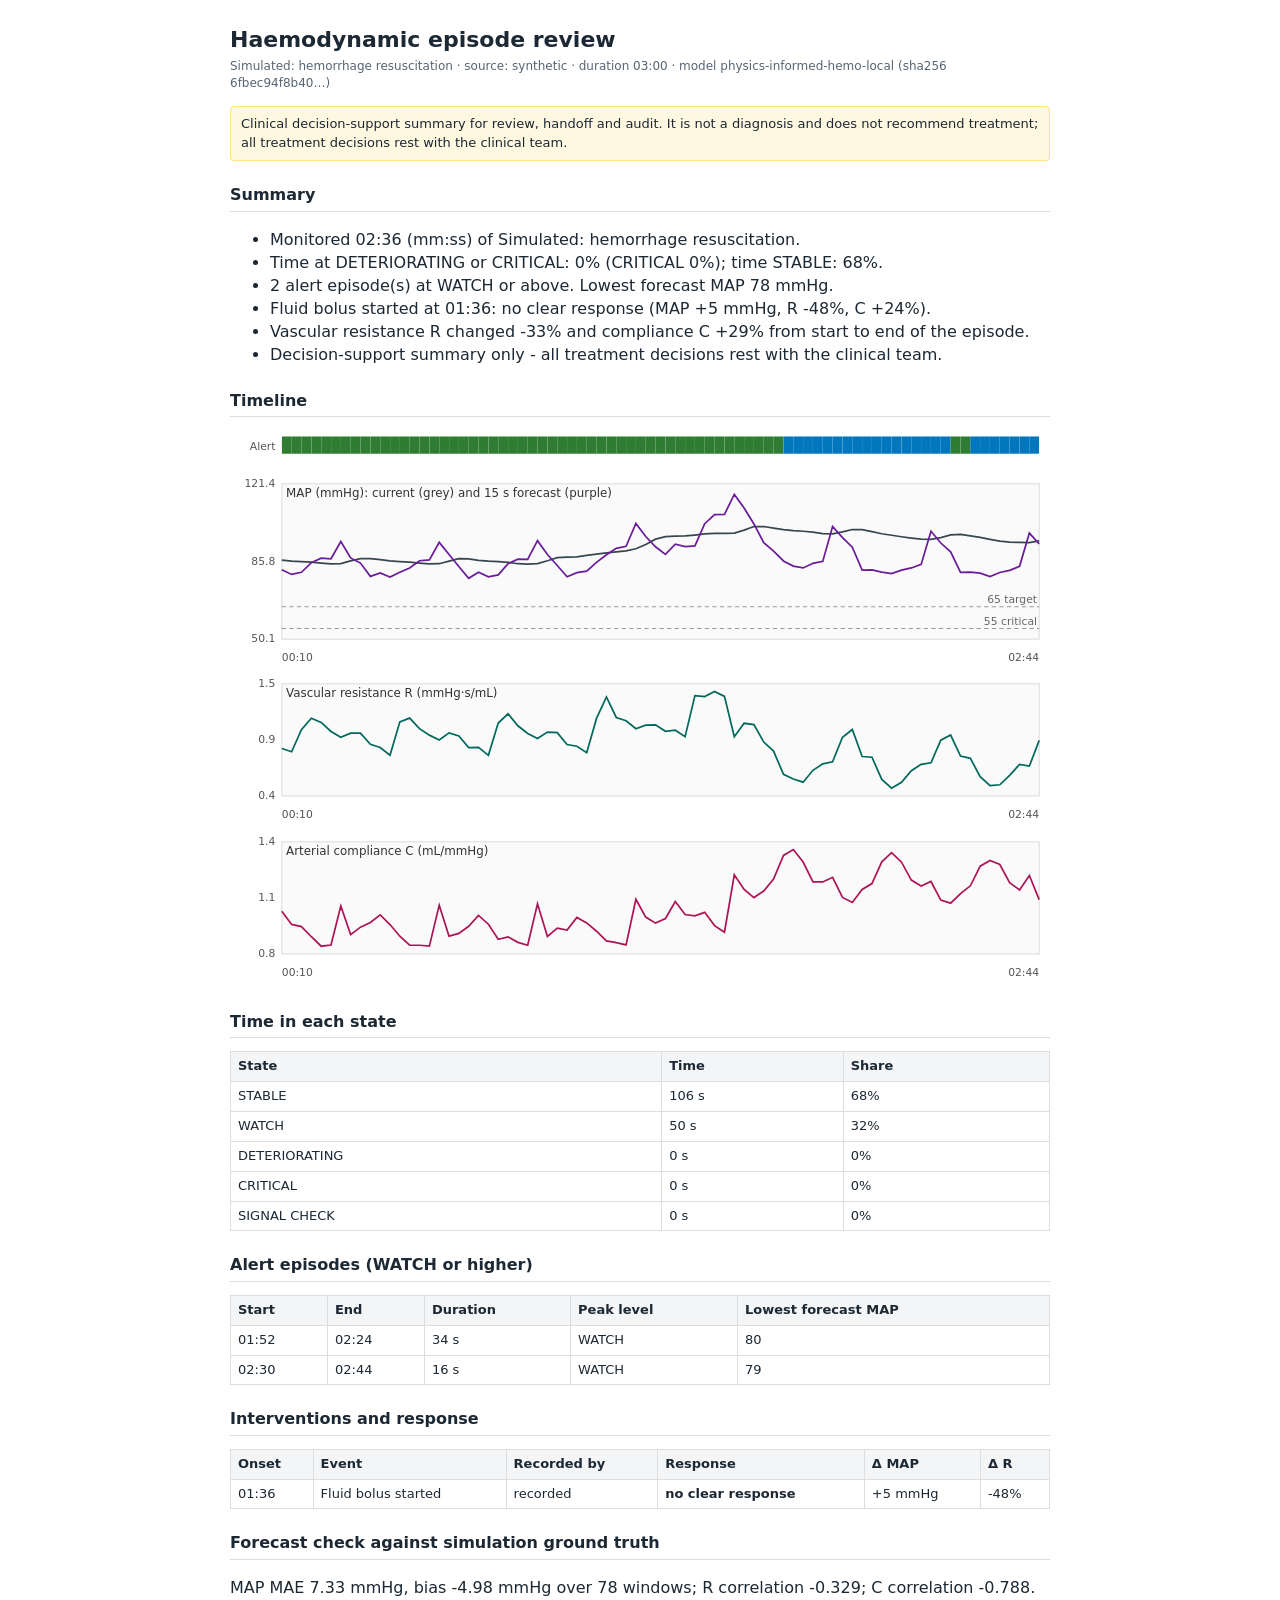
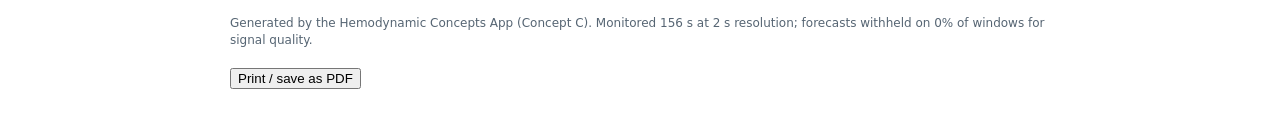
<file: site/data/review/synthetic_4928/report.html>
<!doctype html><html lang="en"><head><meta charset="utf-8">
<title>Episode review - Simulated: hemorrhage resuscitation</title>
<style>
body{font-family:system-ui,-apple-system,Segoe UI,Roboto,sans-serif;color:#1c2833;max-width:820px;margin:24px auto;padding:0 16px;line-height:1.45}
h1{font-size:22px;margin-bottom:2px} h2{font-size:16px;margin-top:22px;border-bottom:1px solid #ddd;padding-bottom:4px}
table{border-collapse:collapse;width:100%;font-size:13px} th,td{border:1px solid #ddd;padding:5px 7px;text-align:left}
th{background:#f3f5f7} .meta{color:#566573;font-size:12px} .banner{background:#fff8e1;border:1px solid #ffe082;padding:8px 10px;font-size:13px;border-radius:4px}
@media print{.noprint{display:none}}
</style></head><body>
<h1>Haemodynamic episode review</h1>
<div class="meta">Simulated: hemorrhage resuscitation · source: synthetic · duration 03:00 ·
model physics-informed-hemo-local (sha256 6fbec94f8b40…)</div>
<p class="banner">Clinical decision-support summary for review, handoff and audit. It is not a diagnosis and does not
recommend treatment; all treatment decisions rest with the clinical team.</p>
<h2>Summary</h2><ul><li>Monitored 02:36 (mm:ss) of Simulated: hemorrhage resuscitation.</li><li>Time at DETERIORATING or CRITICAL: 0% (CRITICAL 0%); time STABLE: 68%.</li><li>2 alert episode(s) at WATCH or above. Lowest forecast MAP 78 mmHg.</li><li>Fluid bolus started at 01:36: no clear response (MAP +5 mmHg, R -48%, C +24%).</li><li>Vascular resistance R changed -33% and compliance C +29% from start to end of the episode.</li><li>Decision-support summary only - all treatment decisions rest with the clinical team.</li></ul>
<h2>Timeline</h2><svg viewBox="0 0 760 34" width="100%" role="img" aria-label="Alert level timeline"><rect x="48.0" y="6" width="9.1" height="16" fill="#2e7d32"/><rect x="57.1" y="6" width="9.1" height="16" fill="#2e7d32"/><rect x="66.2" y="6" width="9.1" height="16" fill="#2e7d32"/><rect x="75.4" y="6" width="9.1" height="16" fill="#2e7d32"/><rect x="84.5" y="6" width="9.1" height="16" fill="#2e7d32"/><rect x="93.6" y="6" width="9.1" height="16" fill="#2e7d32"/><rect x="102.7" y="6" width="9.1" height="16" fill="#2e7d32"/><rect x="111.8" y="6" width="9.1" height="16" fill="#2e7d32"/><rect x="120.9" y="6" width="9.1" height="16" fill="#2e7d32"/><rect x="130.1" y="6" width="9.1" height="16" fill="#2e7d32"/><rect x="139.2" y="6" width="9.1" height="16" fill="#2e7d32"/><rect x="148.3" y="6" width="9.1" height="16" fill="#2e7d32"/><rect x="157.4" y="6" width="9.1" height="16" fill="#2e7d32"/><rect x="166.5" y="6" width="9.1" height="16" fill="#2e7d32"/><rect x="175.6" y="6" width="9.1" height="16" fill="#2e7d32"/><rect x="184.8" y="6" width="9.1" height="16" fill="#2e7d32"/><rect x="193.9" y="6" width="9.1" height="16" fill="#2e7d32"/><rect x="203.0" y="6" width="9.1" height="16" fill="#2e7d32"/><rect x="212.1" y="6" width="9.1" height="16" fill="#2e7d32"/><rect x="221.2" y="6" width="9.1" height="16" fill="#2e7d32"/><rect x="230.3" y="6" width="9.1" height="16" fill="#2e7d32"/><rect x="239.5" y="6" width="9.1" height="16" fill="#2e7d32"/><rect x="248.6" y="6" width="9.1" height="16" fill="#2e7d32"/><rect x="257.7" y="6" width="9.1" height="16" fill="#2e7d32"/><rect x="266.8" y="6" width="9.1" height="16" fill="#2e7d32"/><rect x="275.9" y="6" width="9.1" height="16" fill="#2e7d32"/><rect x="285.0" y="6" width="9.1" height="16" fill="#2e7d32"/><rect x="294.2" y="6" width="9.1" height="16" fill="#2e7d32"/><rect x="303.3" y="6" width="9.1" height="16" fill="#2e7d32"/><rect x="312.4" y="6" width="9.1" height="16" fill="#2e7d32"/><rect x="321.5" y="6" width="9.1" height="16" fill="#2e7d32"/><rect x="330.6" y="6" width="9.1" height="16" fill="#2e7d32"/><rect x="339.7" y="6" width="9.1" height="16" fill="#2e7d32"/><rect x="348.9" y="6" width="9.1" height="16" fill="#2e7d32"/><rect x="358.0" y="6" width="9.1" height="16" fill="#2e7d32"/><rect x="367.1" y="6" width="9.1" height="16" fill="#2e7d32"/><rect x="376.2" y="6" width="9.1" height="16" fill="#2e7d32"/><rect x="385.3" y="6" width="9.1" height="16" fill="#2e7d32"/><rect x="394.4" y="6" width="9.1" height="16" fill="#2e7d32"/><rect x="403.6" y="6" width="9.1" height="16" fill="#2e7d32"/><rect x="412.7" y="6" width="9.1" height="16" fill="#2e7d32"/><rect x="421.8" y="6" width="9.1" height="16" fill="#2e7d32"/><rect x="430.9" y="6" width="9.1" height="16" fill="#2e7d32"/><rect x="440.0" y="6" width="9.1" height="16" fill="#2e7d32"/><rect x="449.1" y="6" width="9.1" height="16" fill="#2e7d32"/><rect x="458.3" y="6" width="9.1" height="16" fill="#2e7d32"/><rect x="467.4" y="6" width="9.1" height="16" fill="#2e7d32"/><rect x="476.5" y="6" width="9.1" height="16" fill="#2e7d32"/><rect x="485.6" y="6" width="9.1" height="16" fill="#2e7d32"/><rect x="494.7" y="6" width="9.1" height="16" fill="#2e7d32"/><rect x="503.8" y="6" width="9.1" height="16" fill="#2e7d32"/><rect x="513.0" y="6" width="9.1" height="16" fill="#0277bd"/><rect x="522.1" y="6" width="9.1" height="16" fill="#0277bd"/><rect x="531.2" y="6" width="9.1" height="16" fill="#0277bd"/><rect x="540.3" y="6" width="9.1" height="16" fill="#0277bd"/><rect x="549.4" y="6" width="9.1" height="16" fill="#0277bd"/><rect x="558.5" y="6" width="9.1" height="16" fill="#0277bd"/><rect x="567.7" y="6" width="9.1" height="16" fill="#0277bd"/><rect x="576.8" y="6" width="9.1" height="16" fill="#0277bd"/><rect x="585.9" y="6" width="9.1" height="16" fill="#0277bd"/><rect x="595.0" y="6" width="9.1" height="16" fill="#0277bd"/><rect x="604.1" y="6" width="9.1" height="16" fill="#0277bd"/><rect x="613.2" y="6" width="9.1" height="16" fill="#0277bd"/><rect x="622.4" y="6" width="9.1" height="16" fill="#0277bd"/><rect x="631.5" y="6" width="9.1" height="16" fill="#0277bd"/><rect x="640.6" y="6" width="9.1" height="16" fill="#0277bd"/><rect x="649.7" y="6" width="9.1" height="16" fill="#0277bd"/><rect x="658.8" y="6" width="9.1" height="16" fill="#0277bd"/><rect x="667.9" y="6" width="9.1" height="16" fill="#2e7d32"/><rect x="677.1" y="6" width="9.1" height="16" fill="#2e7d32"/><rect x="686.2" y="6" width="9.1" height="16" fill="#0277bd"/><rect x="695.3" y="6" width="9.1" height="16" fill="#0277bd"/><rect x="704.4" y="6" width="9.1" height="16" fill="#0277bd"/><rect x="713.5" y="6" width="9.1" height="16" fill="#0277bd"/><rect x="722.6" y="6" width="9.1" height="16" fill="#0277bd"/><rect x="731.8" y="6" width="9.1" height="16" fill="#0277bd"/><rect x="740.9" y="6" width="9.1" height="16" fill="#0277bd"/><text x="42" y="19" font-size="10" text-anchor="end" fill="#555">Alert</text></svg><svg viewBox="0 0 760 180" width="100%" role="img" aria-label="MAP (mmHg): current (grey) and 15 s forecast (purple)"><rect x="48" y="10" width="702" height="144" fill="#fafafa" stroke="#ddd"/><line x1="48" x2="750" y1="123.9" y2="123.9" stroke="#999" stroke-dasharray="4 3"/><text x="748" y="120.9" font-size="10" text-anchor="end" fill="#666">65 target</text><line x1="48" x2="750" y1="144.1" y2="144.1" stroke="#999" stroke-dasharray="4 3"/><text x="748" y="141.1" font-size="10" text-anchor="end" fill="#666">55 critical</text><polyline fill="none" stroke="#37474f" stroke-width="1.6" points="48.0,80.7 57.1,81.7 66.2,82.1 75.4,82.7 84.5,83.5 93.6,84.3 102.7,83.9 111.8,81.5 120.9,79.3 130.1,79.3 139.2,80.3 148.3,81.5 157.4,82.1 166.5,82.7 175.6,83.5 184.8,84.3 193.9,84.1 203.0,81.7 212.1,79.3 221.2,79.5 230.3,80.9 239.5,81.7 248.6,82.1 257.7,82.9 266.8,84.1 275.9,84.5 285.0,83.9 294.2,81.3 303.3,78.5 312.4,77.9 321.5,77.7 330.6,76.4 339.7,75.2 348.9,74.0 358.0,73.2 367.1,72.2 376.2,70.2 385.3,66.2 394.4,61.3 403.6,58.9 412.7,58.5 421.8,58.3 430.9,57.5 440.0,56.5 449.1,55.9 458.3,55.9 467.4,55.7 476.5,53.0 485.6,49.6 494.7,49.6 503.8,51.0 513.0,52.4 522.1,53.4 531.2,54.0 540.3,54.9 549.4,56.1 558.5,56.5 567.7,54.6 576.8,52.4 585.9,52.4 595.0,54.4 604.1,56.3 613.2,57.7 622.4,59.1 631.5,60.3 640.6,61.3 649.7,61.5 658.8,59.9 667.9,57.3 677.1,56.9 686.2,58.3 695.3,59.7 704.4,61.5 713.5,63.1 722.6,64.1 731.8,64.3 740.9,64.5 750.0,62.9"/><polyline fill="none" stroke="#6a1b9a" stroke-width="1.6" points="48.0,89.6 57.1,94.0 66.2,92.0 75.4,83.1 84.5,78.9 93.6,79.5 102.7,63.5 111.8,78.7 120.9,83.5 130.1,95.8 139.2,92.6 148.3,96.4 157.4,92.0 166.5,88.0 175.6,81.3 184.8,80.5 193.9,64.3 203.0,75.6 212.1,86.7 221.2,97.6 230.3,92.0 239.5,96.2 248.6,94.4 257.7,84.1 266.8,79.9 275.9,80.1 285.0,62.7 294.2,75.6 303.3,85.7 312.4,96.2 321.5,92.4 330.6,91.0 339.7,82.9 348.9,75.8 358.0,69.8 367.1,68.0 376.2,46.8 385.3,58.9 394.4,68.4 403.6,75.4 412.7,66.0 421.8,68.2 430.9,67.6 440.0,47.0 449.1,38.5 458.3,38.3 467.4,19.9 476.5,32.4 485.6,47.2 494.7,64.5 503.8,72.4 513.0,81.5 522.1,86.3 531.2,88.0 540.3,83.7 549.4,81.9 558.5,49.6 567.7,59.9 576.8,68.8 585.9,90.0 595.0,89.8 604.1,91.8 613.2,93.2 622.4,90.0 631.5,88.0 640.6,84.7 649.7,54.0 658.8,64.9 667.9,73.0 677.1,92.0 686.2,91.8 695.3,92.8 704.4,96.0 713.5,92.2 722.6,90.2 731.8,86.5 740.9,55.7 750.0,65.8"/><text x="42" y="157.0" font-size="10" text-anchor="end" fill="#555">50.1</text><text x="42" y="85.0" font-size="10" text-anchor="end" fill="#555">85.8</text><text x="42" y="13.0" font-size="10" text-anchor="end" fill="#555">121.4</text><text x="48" y="174" font-size="10" fill="#555">00:10</text><text x="750" y="174" font-size="10" text-anchor="end" fill="#555">02:44</text><text x="52" y="22" font-size="11" fill="#333">MAP (mmHg): current (grey) and 15 s forecast (purple)</text></svg><svg viewBox="0 0 760 140" width="100%" role="img" aria-label="Vascular resistance R (mmHg·s/mL)"><rect x="48" y="10" width="702" height="104" fill="#fafafa" stroke="#ddd"/><polyline fill="none" stroke="#00695c" stroke-width="1.6" points="48.0,70.0 57.1,73.0 66.2,52.5 75.4,41.9 84.5,45.8 93.6,54.2 102.7,59.6 111.8,55.8 120.9,55.7 130.1,66.0 139.2,69.1 148.3,76.2 157.4,45.3 166.5,41.8 175.6,51.6 184.8,57.6 193.9,62.1 203.0,55.5 212.1,58.4 221.2,69.1 230.3,69.0 239.5,76.3 248.6,46.4 257.7,37.8 266.8,48.9 275.9,56.0 285.0,60.7 294.2,54.7 303.3,55.3 312.4,66.3 321.5,67.9 330.6,73.9 339.7,42.1 348.9,22.2 358.0,41.2 367.1,44.3 376.2,51.7 385.3,48.3 394.4,48.0 403.6,54.0 412.7,53.0 421.8,59.0 430.9,21.0 440.0,21.9 449.1,17.2 458.3,21.7 467.4,59.1 476.5,46.6 485.6,47.8 494.7,64.0 503.8,72.4 513.0,93.9 522.1,98.2 531.2,101.2 540.3,90.2 549.4,84.2 558.5,82.3 567.7,59.5 576.8,52.4 585.9,77.4 595.0,78.1 604.1,98.6 613.2,106.8 622.4,101.3 631.5,90.6 640.6,84.6 649.7,83.2 658.8,62.3 667.9,57.5 677.1,77.0 686.2,79.1 695.3,96.1 704.4,104.3 713.5,103.6 722.6,94.8 731.8,84.7 740.9,86.3 750.0,62.5"/><text x="42" y="117.0" font-size="10" text-anchor="end" fill="#555">0.4</text><text x="42" y="65.0" font-size="10" text-anchor="end" fill="#555">0.9</text><text x="42" y="13.0" font-size="10" text-anchor="end" fill="#555">1.5</text><text x="48" y="134" font-size="10" fill="#555">00:10</text><text x="750" y="134" font-size="10" text-anchor="end" fill="#555">02:44</text><text x="52" y="22" font-size="11" fill="#333">Vascular resistance R (mmHg·s/mL)</text></svg><svg viewBox="0 0 760 140" width="100%" role="img" aria-label="Arterial compliance C (mL/mmHg)"><rect x="48" y="10" width="702" height="104" fill="#fafafa" stroke="#ddd"/><polyline fill="none" stroke="#ad1457" stroke-width="1.6" points="48.0,74.4 57.1,86.6 66.2,88.6 75.4,98.0 84.5,106.8 93.6,105.7 102.7,69.5 111.8,96.0 120.9,89.1 130.1,84.8 139.2,77.8 148.3,86.7 157.4,97.5 166.5,105.8 175.6,105.9 184.8,106.7 193.9,68.7 203.0,97.5 212.1,94.9 221.2,88.3 230.3,78.2 239.5,86.4 248.6,100.3 257.7,98.1 266.8,103.2 275.9,105.9 285.0,67.4 294.2,97.7 303.3,90.0 312.4,91.9 321.5,80.1 330.6,85.2 339.7,92.9 348.9,101.9 358.0,103.4 367.1,105.6 376.2,63.3 385.3,79.8 394.4,85.4 403.6,81.1 412.7,65.4 421.8,77.4 430.9,78.7 440.0,75.4 449.1,87.7 458.3,93.8 467.4,40.6 476.5,54.1 485.6,61.7 494.7,55.6 503.8,44.5 513.0,22.6 522.1,17.2 531.2,28.8 540.3,47.1 549.4,47.2 558.5,42.9 567.7,61.6 576.8,66.2 585.9,54.2 595.0,48.7 604.1,28.6 613.2,20.0 622.4,28.9 631.5,45.5 640.6,51.0 649.7,46.8 658.8,64.0 667.9,66.9 677.1,58.0 686.2,50.8 695.3,32.6 704.4,27.3 713.5,31.1 722.6,47.8 731.8,54.6 740.9,41.2 750.0,63.6"/><text x="42" y="117.0" font-size="10" text-anchor="end" fill="#555">0.8</text><text x="42" y="65.0" font-size="10" text-anchor="end" fill="#555">1.1</text><text x="42" y="13.0" font-size="10" text-anchor="end" fill="#555">1.4</text><text x="48" y="134" font-size="10" fill="#555">00:10</text><text x="750" y="134" font-size="10" text-anchor="end" fill="#555">02:44</text><text x="52" y="22" font-size="11" fill="#333">Arterial compliance C (mL/mmHg)</text></svg>
<h2>Time in each state</h2><table><tr><th>State</th><th>Time</th><th>Share</th></tr><tr><td>STABLE</td><td>106 s</td><td>68%</td></tr><tr><td>WATCH</td><td>50 s</td><td>32%</td></tr><tr><td>DETERIORATING</td><td>0 s</td><td>0%</td></tr><tr><td>CRITICAL</td><td>0 s</td><td>0%</td></tr><tr><td>SIGNAL CHECK</td><td>0 s</td><td>0%</td></tr></table>
<h2>Alert episodes (WATCH or higher)</h2><table><tr><th>Start</th><th>End</th><th>Duration</th><th>Peak level</th>
<th>Lowest forecast MAP</th></tr><tr><td>01:52</td><td>02:24</td><td>34 s</td><td>WATCH</td><td>80</td></tr><tr><td>02:30</td><td>02:44</td><td>16 s</td><td>WATCH</td><td>79</td></tr></table>
<h2>Interventions and response</h2><table><tr><th>Onset</th><th>Event</th><th>Recorded by</th><th>Response</th>
<th>&Delta; MAP</th><th>&Delta; R</th></tr><tr><td>01:36</td><td>Fluid bolus started</td><td>recorded</td><td><b>no clear response</b></td><td>+5 mmHg</td><td>-48%</td></tr></table>
<h2>Forecast check against simulation ground truth</h2><p>MAP MAE 7.33 mmHg, bias -4.98 mmHg over 78 windows; R correlation -0.329; C correlation -0.788.</p>
<p class="meta">Generated by the Hemodynamic Concepts App (Concept C). Monitored 156 s at
2 s resolution; forecasts withheld on 0% of windows for signal quality.</p>
<p class="noprint"><button onclick="window.print()">Print / save as PDF</button></p>
</body></html>
</file>
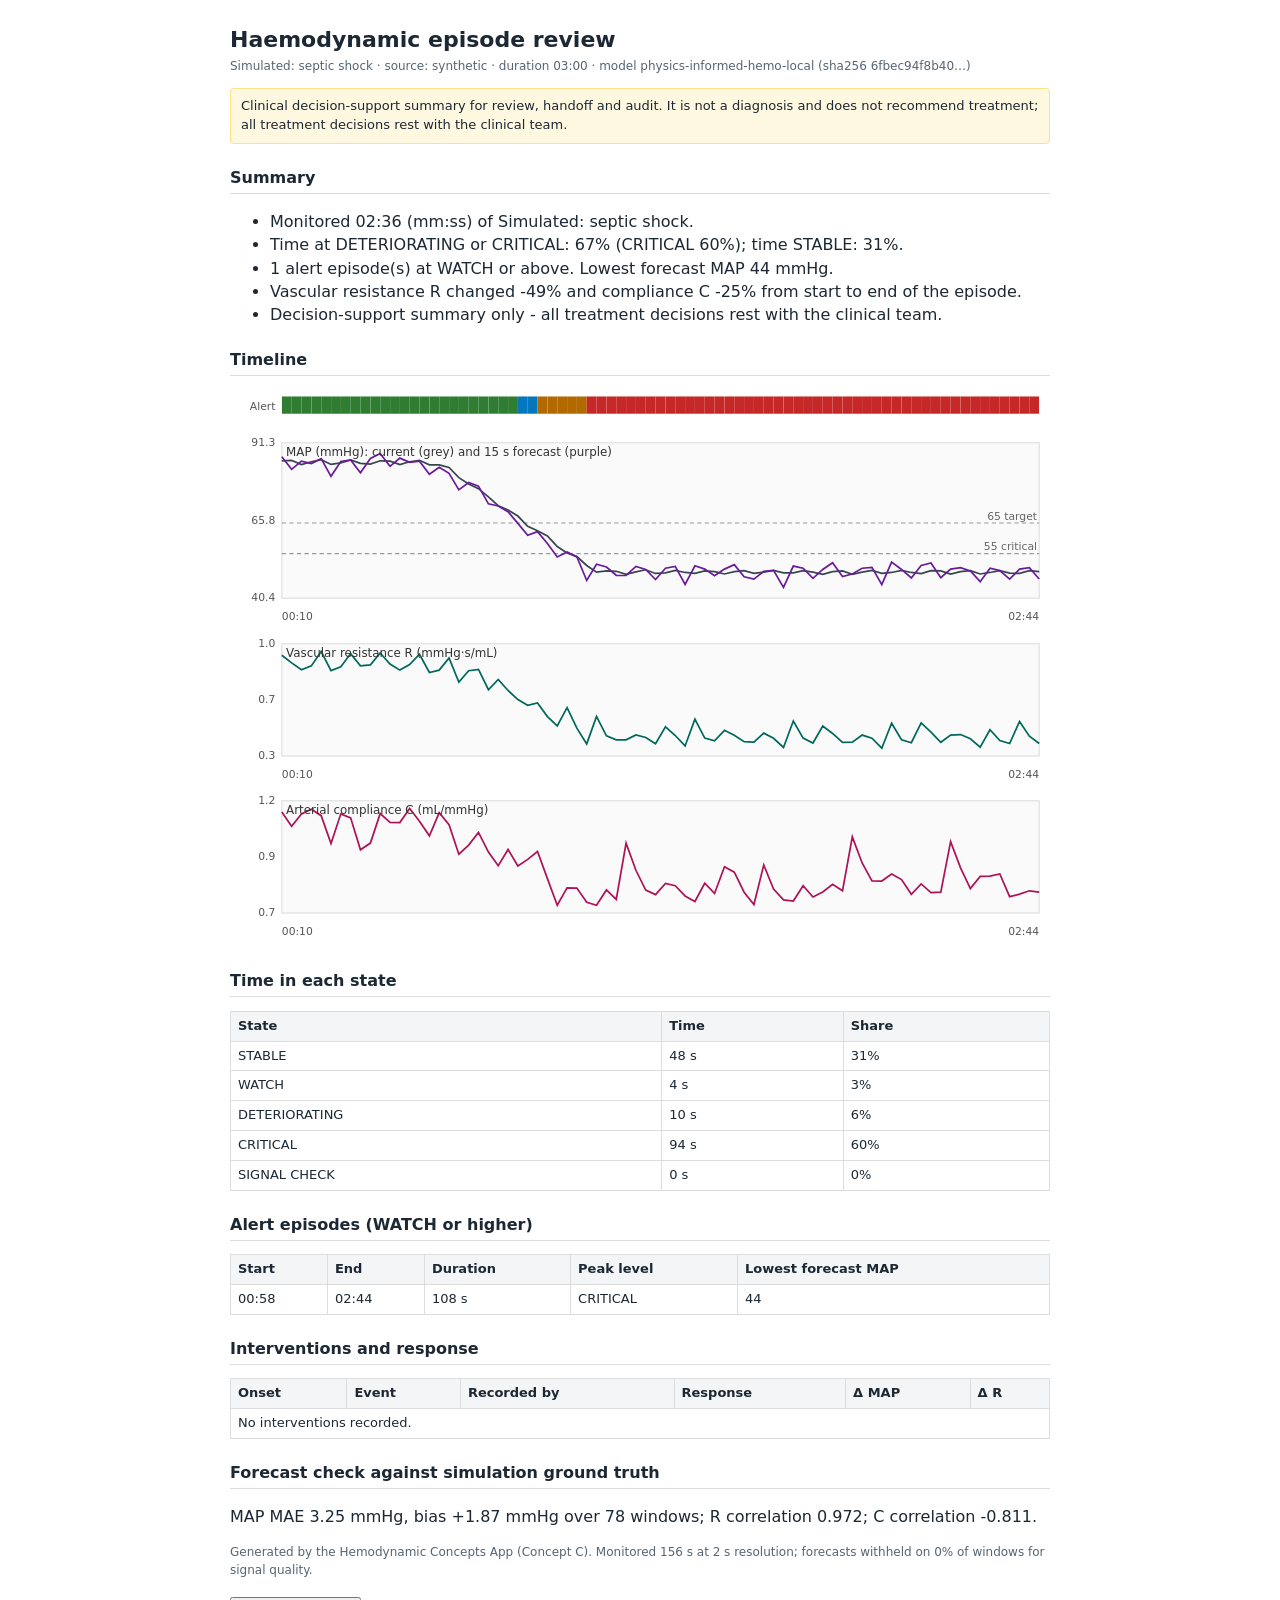
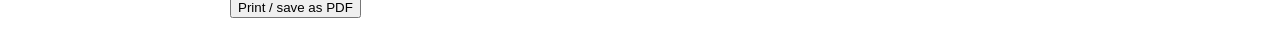
<file: site/data/review/synthetic_4993/report.html>
<!doctype html><html lang="en"><head><meta charset="utf-8">
<title>Episode review - Simulated: septic shock</title>
<style>
body{font-family:system-ui,-apple-system,Segoe UI,Roboto,sans-serif;color:#1c2833;max-width:820px;margin:24px auto;padding:0 16px;line-height:1.45}
h1{font-size:22px;margin-bottom:2px} h2{font-size:16px;margin-top:22px;border-bottom:1px solid #ddd;padding-bottom:4px}
table{border-collapse:collapse;width:100%;font-size:13px} th,td{border:1px solid #ddd;padding:5px 7px;text-align:left}
th{background:#f3f5f7} .meta{color:#566573;font-size:12px} .banner{background:#fff8e1;border:1px solid #ffe082;padding:8px 10px;font-size:13px;border-radius:4px}
@media print{.noprint{display:none}}
</style></head><body>
<h1>Haemodynamic episode review</h1>
<div class="meta">Simulated: septic shock · source: synthetic · duration 03:00 ·
model physics-informed-hemo-local (sha256 6fbec94f8b40…)</div>
<p class="banner">Clinical decision-support summary for review, handoff and audit. It is not a diagnosis and does not
recommend treatment; all treatment decisions rest with the clinical team.</p>
<h2>Summary</h2><ul><li>Monitored 02:36 (mm:ss) of Simulated: septic shock.</li><li>Time at DETERIORATING or CRITICAL: 67% (CRITICAL 60%); time STABLE: 31%.</li><li>1 alert episode(s) at WATCH or above. Lowest forecast MAP 44 mmHg.</li><li>Vascular resistance R changed -49% and compliance C -25% from start to end of the episode.</li><li>Decision-support summary only - all treatment decisions rest with the clinical team.</li></ul>
<h2>Timeline</h2><svg viewBox="0 0 760 34" width="100%" role="img" aria-label="Alert level timeline"><rect x="48.0" y="6" width="9.1" height="16" fill="#2e7d32"/><rect x="57.1" y="6" width="9.1" height="16" fill="#2e7d32"/><rect x="66.2" y="6" width="9.1" height="16" fill="#2e7d32"/><rect x="75.4" y="6" width="9.1" height="16" fill="#2e7d32"/><rect x="84.5" y="6" width="9.1" height="16" fill="#2e7d32"/><rect x="93.6" y="6" width="9.1" height="16" fill="#2e7d32"/><rect x="102.7" y="6" width="9.1" height="16" fill="#2e7d32"/><rect x="111.8" y="6" width="9.1" height="16" fill="#2e7d32"/><rect x="120.9" y="6" width="9.1" height="16" fill="#2e7d32"/><rect x="130.1" y="6" width="9.1" height="16" fill="#2e7d32"/><rect x="139.2" y="6" width="9.1" height="16" fill="#2e7d32"/><rect x="148.3" y="6" width="9.1" height="16" fill="#2e7d32"/><rect x="157.4" y="6" width="9.1" height="16" fill="#2e7d32"/><rect x="166.5" y="6" width="9.1" height="16" fill="#2e7d32"/><rect x="175.6" y="6" width="9.1" height="16" fill="#2e7d32"/><rect x="184.8" y="6" width="9.1" height="16" fill="#2e7d32"/><rect x="193.9" y="6" width="9.1" height="16" fill="#2e7d32"/><rect x="203.0" y="6" width="9.1" height="16" fill="#2e7d32"/><rect x="212.1" y="6" width="9.1" height="16" fill="#2e7d32"/><rect x="221.2" y="6" width="9.1" height="16" fill="#2e7d32"/><rect x="230.3" y="6" width="9.1" height="16" fill="#2e7d32"/><rect x="239.5" y="6" width="9.1" height="16" fill="#2e7d32"/><rect x="248.6" y="6" width="9.1" height="16" fill="#2e7d32"/><rect x="257.7" y="6" width="9.1" height="16" fill="#2e7d32"/><rect x="266.8" y="6" width="9.1" height="16" fill="#0277bd"/><rect x="275.9" y="6" width="9.1" height="16" fill="#0277bd"/><rect x="285.0" y="6" width="9.1" height="16" fill="#b26a00"/><rect x="294.2" y="6" width="9.1" height="16" fill="#b26a00"/><rect x="303.3" y="6" width="9.1" height="16" fill="#b26a00"/><rect x="312.4" y="6" width="9.1" height="16" fill="#b26a00"/><rect x="321.5" y="6" width="9.1" height="16" fill="#b26a00"/><rect x="330.6" y="6" width="9.1" height="16" fill="#c62828"/><rect x="339.7" y="6" width="9.1" height="16" fill="#c62828"/><rect x="348.9" y="6" width="9.1" height="16" fill="#c62828"/><rect x="358.0" y="6" width="9.1" height="16" fill="#c62828"/><rect x="367.1" y="6" width="9.1" height="16" fill="#c62828"/><rect x="376.2" y="6" width="9.1" height="16" fill="#c62828"/><rect x="385.3" y="6" width="9.1" height="16" fill="#c62828"/><rect x="394.4" y="6" width="9.1" height="16" fill="#c62828"/><rect x="403.6" y="6" width="9.1" height="16" fill="#c62828"/><rect x="412.7" y="6" width="9.1" height="16" fill="#c62828"/><rect x="421.8" y="6" width="9.1" height="16" fill="#c62828"/><rect x="430.9" y="6" width="9.1" height="16" fill="#c62828"/><rect x="440.0" y="6" width="9.1" height="16" fill="#c62828"/><rect x="449.1" y="6" width="9.1" height="16" fill="#c62828"/><rect x="458.3" y="6" width="9.1" height="16" fill="#c62828"/><rect x="467.4" y="6" width="9.1" height="16" fill="#c62828"/><rect x="476.5" y="6" width="9.1" height="16" fill="#c62828"/><rect x="485.6" y="6" width="9.1" height="16" fill="#c62828"/><rect x="494.7" y="6" width="9.1" height="16" fill="#c62828"/><rect x="503.8" y="6" width="9.1" height="16" fill="#c62828"/><rect x="513.0" y="6" width="9.1" height="16" fill="#c62828"/><rect x="522.1" y="6" width="9.1" height="16" fill="#c62828"/><rect x="531.2" y="6" width="9.1" height="16" fill="#c62828"/><rect x="540.3" y="6" width="9.1" height="16" fill="#c62828"/><rect x="549.4" y="6" width="9.1" height="16" fill="#c62828"/><rect x="558.5" y="6" width="9.1" height="16" fill="#c62828"/><rect x="567.7" y="6" width="9.1" height="16" fill="#c62828"/><rect x="576.8" y="6" width="9.1" height="16" fill="#c62828"/><rect x="585.9" y="6" width="9.1" height="16" fill="#c62828"/><rect x="595.0" y="6" width="9.1" height="16" fill="#c62828"/><rect x="604.1" y="6" width="9.1" height="16" fill="#c62828"/><rect x="613.2" y="6" width="9.1" height="16" fill="#c62828"/><rect x="622.4" y="6" width="9.1" height="16" fill="#c62828"/><rect x="631.5" y="6" width="9.1" height="16" fill="#c62828"/><rect x="640.6" y="6" width="9.1" height="16" fill="#c62828"/><rect x="649.7" y="6" width="9.1" height="16" fill="#c62828"/><rect x="658.8" y="6" width="9.1" height="16" fill="#c62828"/><rect x="667.9" y="6" width="9.1" height="16" fill="#c62828"/><rect x="677.1" y="6" width="9.1" height="16" fill="#c62828"/><rect x="686.2" y="6" width="9.1" height="16" fill="#c62828"/><rect x="695.3" y="6" width="9.1" height="16" fill="#c62828"/><rect x="704.4" y="6" width="9.1" height="16" fill="#c62828"/><rect x="713.5" y="6" width="9.1" height="16" fill="#c62828"/><rect x="722.6" y="6" width="9.1" height="16" fill="#c62828"/><rect x="731.8" y="6" width="9.1" height="16" fill="#c62828"/><rect x="740.9" y="6" width="9.1" height="16" fill="#c62828"/><text x="42" y="19" font-size="10" text-anchor="end" fill="#555">Alert</text></svg><svg viewBox="0 0 760 180" width="100%" role="img" aria-label="MAP (mmHg): current (grey) and 15 s forecast (purple)"><rect x="48" y="10" width="702" height="144" fill="#fafafa" stroke="#ddd"/><line x1="48" x2="750" y1="84.4" y2="84.4" stroke="#999" stroke-dasharray="4 3"/><text x="748" y="81.4" font-size="10" text-anchor="end" fill="#666">65 target</text><line x1="48" x2="750" y1="112.7" y2="112.7" stroke="#999" stroke-dasharray="4 3"/><text x="748" y="109.7" font-size="10" text-anchor="end" fill="#666">55 critical</text><polyline fill="none" stroke="#37474f" stroke-width="1.6" points="48.0,26.7 57.1,26.4 66.2,30.1 75.4,27.6 84.5,25.6 93.6,30.1 102.7,28.7 111.8,25.9 120.9,29.0 130.1,29.8 139.2,26.7 148.3,27.0 157.4,30.1 166.5,27.6 175.6,26.2 184.8,30.4 193.9,30.4 203.0,32.9 212.1,42.3 221.2,48.2 230.3,52.5 239.5,60.1 248.6,68.3 257.7,72.2 266.8,77.9 275.9,87.5 285.0,91.5 294.2,96.3 303.3,106.2 312.4,112.1 321.5,115.5 330.6,123.7 339.7,129.9 348.9,128.8 358.0,129.1 367.1,131.9 376.2,129.6 385.3,127.7 394.4,131.1 403.6,130.5 412.7,128.2 421.8,130.2 430.9,131.1 440.0,128.8 449.1,129.4 458.3,131.6 467.4,129.4 476.5,128.5 485.6,131.1 494.7,129.9 503.8,128.2 513.0,130.5 522.1,130.5 531.2,128.5 540.3,129.9 549.4,131.9 558.5,129.4 567.7,128.8 576.8,131.9 585.9,129.9 595.0,128.2 604.1,131.1 613.2,130.2 622.4,128.2 631.5,130.2 640.6,131.3 649.7,128.5 658.8,128.8 667.9,131.6 677.1,129.4 686.2,128.5 695.3,131.6 704.4,130.2 713.5,128.5 722.6,130.8 731.8,131.1 740.9,128.5 750.0,129.4"/><polyline fill="none" stroke="#6a1b9a" stroke-width="1.6" points="48.0,23.0 57.1,34.6 66.2,27.0 75.4,29.3 84.5,24.7 93.6,41.1 102.7,27.3 111.8,25.9 120.9,37.7 130.1,24.5 139.2,19.9 148.3,31.8 157.4,24.2 166.5,28.1 175.6,27.0 184.8,39.2 193.9,32.7 203.0,38.3 212.1,53.6 221.2,46.8 230.3,50.2 239.5,66.6 248.6,68.6 257.7,73.9 266.8,84.7 275.9,95.7 285.0,92.3 294.2,103.3 303.3,115.8 312.4,111.3 321.5,115.8 330.6,137.6 339.7,122.6 348.9,125.1 358.0,132.8 367.1,133.0 376.2,124.6 385.3,127.4 394.4,136.7 403.6,126.3 412.7,124.6 421.8,141.2 430.9,124.0 440.0,127.1 449.1,133.3 458.3,127.1 467.4,122.9 476.5,134.2 485.6,136.4 494.7,129.1 503.8,128.2 513.0,144.1 522.1,124.3 531.2,126.3 540.3,135.6 549.4,127.4 558.5,121.2 567.7,133.9 576.8,131.6 585.9,126.3 595.0,125.4 604.1,141.5 613.2,120.6 622.4,127.4 631.5,135.3 640.6,123.7 649.7,121.4 658.8,135.0 667.9,127.1 677.1,125.7 686.2,128.8 695.3,138.7 704.4,126.3 713.5,128.5 722.6,136.4 731.8,127.1 740.9,125.7 750.0,136.2"/><text x="42" y="157.0" font-size="10" text-anchor="end" fill="#555">40.4</text><text x="42" y="85.0" font-size="10" text-anchor="end" fill="#555">65.8</text><text x="42" y="13.0" font-size="10" text-anchor="end" fill="#555">91.3</text><text x="48" y="174" font-size="10" fill="#555">00:10</text><text x="750" y="174" font-size="10" text-anchor="end" fill="#555">02:44</text><text x="52" y="22" font-size="11" fill="#333">MAP (mmHg): current (grey) and 15 s forecast (purple)</text></svg><svg viewBox="0 0 760 140" width="100%" role="img" aria-label="Vascular resistance R (mmHg·s/mL)"><rect x="48" y="10" width="702" height="104" fill="#fafafa" stroke="#ddd"/><polyline fill="none" stroke="#00695c" stroke-width="1.6" points="48.0,20.6 57.1,27.7 66.2,34.1 75.4,30.5 84.5,17.2 93.6,34.9 102.7,31.4 111.8,19.1 120.9,30.5 130.1,29.5 139.2,18.5 148.3,28.7 157.4,34.4 166.5,29.2 175.6,19.7 184.8,36.6 193.9,34.4 203.0,23.2 212.1,45.5 221.2,35.0 230.3,33.7 239.5,52.6 248.6,43.1 257.7,53.3 266.8,61.7 275.9,67.0 285.0,64.9 294.2,77.5 303.3,86.0 312.4,69.1 321.5,88.2 330.6,102.8 339.7,77.3 348.9,95.3 358.0,99.1 367.1,99.0 376.2,94.5 385.3,96.8 394.4,102.7 403.6,86.9 412.7,95.0 421.8,104.7 430.9,79.8 440.0,97.4 449.1,100.0 458.3,90.2 467.4,94.8 476.5,100.7 485.6,101.2 494.7,92.8 503.8,97.6 513.0,106.1 522.1,81.6 531.2,97.4 540.3,102.0 549.4,86.2 558.5,93.1 567.7,101.3 576.8,101.2 585.9,94.6 595.0,97.5 604.1,106.8 613.2,83.7 622.4,98.9 631.5,101.7 640.6,83.3 649.7,91.8 658.8,101.3 667.9,94.6 677.1,94.1 686.2,98.0 695.3,105.9 704.4,89.7 713.5,99.7 722.6,102.4 731.8,82.0 740.9,95.6 750.0,102.4"/><text x="42" y="117.0" font-size="10" text-anchor="end" fill="#555">0.3</text><text x="42" y="65.0" font-size="10" text-anchor="end" fill="#555">0.7</text><text x="42" y="13.0" font-size="10" text-anchor="end" fill="#555">1.0</text><text x="48" y="134" font-size="10" fill="#555">00:10</text><text x="750" y="134" font-size="10" text-anchor="end" fill="#555">02:44</text><text x="52" y="22" font-size="11" fill="#333">Vascular resistance R (mmHg·s/mL)</text></svg><svg viewBox="0 0 760 140" width="100%" role="img" aria-label="Arterial compliance C (mL/mmHg)"><rect x="48" y="10" width="702" height="104" fill="#fafafa" stroke="#ddd"/><polyline fill="none" stroke="#ad1457" stroke-width="1.6" points="48.0,20.3 57.1,33.6 66.2,22.3 75.4,17.8 84.5,23.8 93.6,49.6 102.7,22.1 111.8,25.8 120.9,55.4 130.1,49.2 139.2,21.9 148.3,30.0 157.4,30.2 166.5,17.2 175.6,29.0 184.8,42.5 193.9,21.1 203.0,32.2 212.1,59.5 221.2,51.1 230.3,39.3 239.5,57.5 248.6,70.1 257.7,55.1 266.8,70.4 275.9,64.3 285.0,57.0 294.2,82.1 303.3,106.8 312.4,90.7 321.5,90.9 330.6,104.0 339.7,106.8 348.9,92.6 358.0,101.4 367.1,49.3 376.2,74.4 385.3,92.7 394.4,97.0 403.6,86.6 412.7,88.7 421.8,98.2 430.9,103.3 440.0,86.4 449.1,95.9 458.3,71.2 467.4,76.2 476.5,94.7 485.6,106.1 494.7,69.5 503.8,91.8 513.0,101.9 522.1,102.9 531.2,88.7 540.3,99.2 549.4,94.5 558.5,87.4 567.7,93.4 576.8,43.4 585.9,67.6 595.0,84.3 604.1,84.4 613.2,77.8 622.4,83.0 631.5,96.7 640.6,87.1 649.7,95.2 658.8,94.7 667.9,47.9 677.1,72.2 686.2,91.4 695.3,80.1 704.4,79.8 713.5,77.8 722.6,98.9 731.8,96.5 740.9,93.4 750.0,94.6"/><text x="42" y="117.0" font-size="10" text-anchor="end" fill="#555">0.7</text><text x="42" y="65.0" font-size="10" text-anchor="end" fill="#555">0.9</text><text x="42" y="13.0" font-size="10" text-anchor="end" fill="#555">1.2</text><text x="48" y="134" font-size="10" fill="#555">00:10</text><text x="750" y="134" font-size="10" text-anchor="end" fill="#555">02:44</text><text x="52" y="22" font-size="11" fill="#333">Arterial compliance C (mL/mmHg)</text></svg>
<h2>Time in each state</h2><table><tr><th>State</th><th>Time</th><th>Share</th></tr><tr><td>STABLE</td><td>48 s</td><td>31%</td></tr><tr><td>WATCH</td><td>4 s</td><td>3%</td></tr><tr><td>DETERIORATING</td><td>10 s</td><td>6%</td></tr><tr><td>CRITICAL</td><td>94 s</td><td>60%</td></tr><tr><td>SIGNAL CHECK</td><td>0 s</td><td>0%</td></tr></table>
<h2>Alert episodes (WATCH or higher)</h2><table><tr><th>Start</th><th>End</th><th>Duration</th><th>Peak level</th>
<th>Lowest forecast MAP</th></tr><tr><td>00:58</td><td>02:44</td><td>108 s</td><td>CRITICAL</td><td>44</td></tr></table>
<h2>Interventions and response</h2><table><tr><th>Onset</th><th>Event</th><th>Recorded by</th><th>Response</th>
<th>&Delta; MAP</th><th>&Delta; R</th></tr><tr><td colspan="6">No interventions recorded.</td></tr></table>
<h2>Forecast check against simulation ground truth</h2><p>MAP MAE 3.25 mmHg, bias +1.87 mmHg over 78 windows; R correlation 0.972; C correlation -0.811.</p>
<p class="meta">Generated by the Hemodynamic Concepts App (Concept C). Monitored 156 s at
2 s resolution; forecasts withheld on 0% of windows for signal quality.</p>
<p class="noprint"><button onclick="window.print()">Print / save as PDF</button></p>
</body></html>
</file>
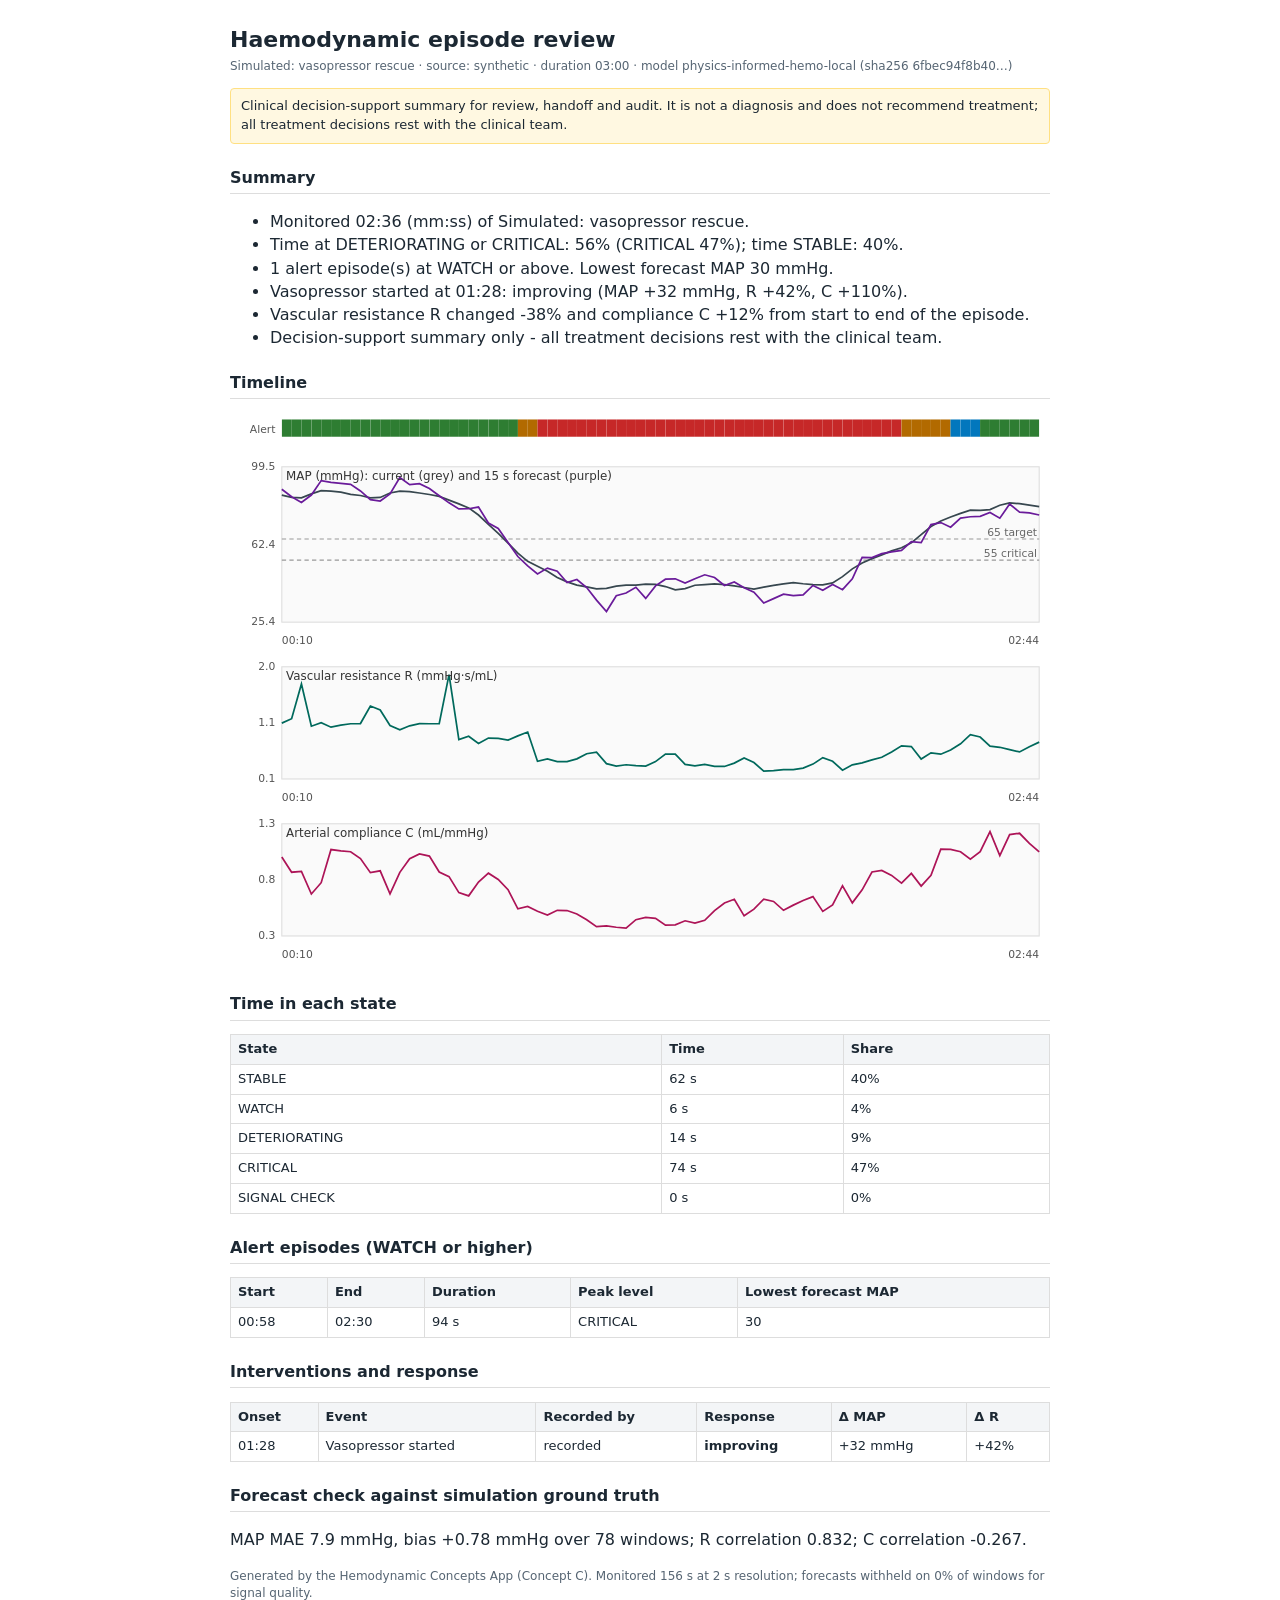
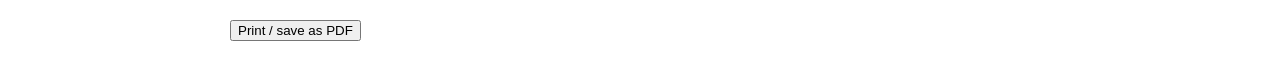
<file: site/data/review/synthetic_668/report.html>
<!doctype html><html lang="en"><head><meta charset="utf-8">
<title>Episode review - Simulated: vasopressor rescue</title>
<style>
body{font-family:system-ui,-apple-system,Segoe UI,Roboto,sans-serif;color:#1c2833;max-width:820px;margin:24px auto;padding:0 16px;line-height:1.45}
h1{font-size:22px;margin-bottom:2px} h2{font-size:16px;margin-top:22px;border-bottom:1px solid #ddd;padding-bottom:4px}
table{border-collapse:collapse;width:100%;font-size:13px} th,td{border:1px solid #ddd;padding:5px 7px;text-align:left}
th{background:#f3f5f7} .meta{color:#566573;font-size:12px} .banner{background:#fff8e1;border:1px solid #ffe082;padding:8px 10px;font-size:13px;border-radius:4px}
@media print{.noprint{display:none}}
</style></head><body>
<h1>Haemodynamic episode review</h1>
<div class="meta">Simulated: vasopressor rescue · source: synthetic · duration 03:00 ·
model physics-informed-hemo-local (sha256 6fbec94f8b40…)</div>
<p class="banner">Clinical decision-support summary for review, handoff and audit. It is not a diagnosis and does not
recommend treatment; all treatment decisions rest with the clinical team.</p>
<h2>Summary</h2><ul><li>Monitored 02:36 (mm:ss) of Simulated: vasopressor rescue.</li><li>Time at DETERIORATING or CRITICAL: 56% (CRITICAL 47%); time STABLE: 40%.</li><li>1 alert episode(s) at WATCH or above. Lowest forecast MAP 30 mmHg.</li><li>Vasopressor started at 01:28: improving (MAP +32 mmHg, R +42%, C +110%).</li><li>Vascular resistance R changed -38% and compliance C +12% from start to end of the episode.</li><li>Decision-support summary only - all treatment decisions rest with the clinical team.</li></ul>
<h2>Timeline</h2><svg viewBox="0 0 760 34" width="100%" role="img" aria-label="Alert level timeline"><rect x="48.0" y="6" width="9.1" height="16" fill="#2e7d32"/><rect x="57.1" y="6" width="9.1" height="16" fill="#2e7d32"/><rect x="66.2" y="6" width="9.1" height="16" fill="#2e7d32"/><rect x="75.4" y="6" width="9.1" height="16" fill="#2e7d32"/><rect x="84.5" y="6" width="9.1" height="16" fill="#2e7d32"/><rect x="93.6" y="6" width="9.1" height="16" fill="#2e7d32"/><rect x="102.7" y="6" width="9.1" height="16" fill="#2e7d32"/><rect x="111.8" y="6" width="9.1" height="16" fill="#2e7d32"/><rect x="120.9" y="6" width="9.1" height="16" fill="#2e7d32"/><rect x="130.1" y="6" width="9.1" height="16" fill="#2e7d32"/><rect x="139.2" y="6" width="9.1" height="16" fill="#2e7d32"/><rect x="148.3" y="6" width="9.1" height="16" fill="#2e7d32"/><rect x="157.4" y="6" width="9.1" height="16" fill="#2e7d32"/><rect x="166.5" y="6" width="9.1" height="16" fill="#2e7d32"/><rect x="175.6" y="6" width="9.1" height="16" fill="#2e7d32"/><rect x="184.8" y="6" width="9.1" height="16" fill="#2e7d32"/><rect x="193.9" y="6" width="9.1" height="16" fill="#2e7d32"/><rect x="203.0" y="6" width="9.1" height="16" fill="#2e7d32"/><rect x="212.1" y="6" width="9.1" height="16" fill="#2e7d32"/><rect x="221.2" y="6" width="9.1" height="16" fill="#2e7d32"/><rect x="230.3" y="6" width="9.1" height="16" fill="#2e7d32"/><rect x="239.5" y="6" width="9.1" height="16" fill="#2e7d32"/><rect x="248.6" y="6" width="9.1" height="16" fill="#2e7d32"/><rect x="257.7" y="6" width="9.1" height="16" fill="#2e7d32"/><rect x="266.8" y="6" width="9.1" height="16" fill="#b26a00"/><rect x="275.9" y="6" width="9.1" height="16" fill="#b26a00"/><rect x="285.0" y="6" width="9.1" height="16" fill="#c62828"/><rect x="294.2" y="6" width="9.1" height="16" fill="#c62828"/><rect x="303.3" y="6" width="9.1" height="16" fill="#c62828"/><rect x="312.4" y="6" width="9.1" height="16" fill="#c62828"/><rect x="321.5" y="6" width="9.1" height="16" fill="#c62828"/><rect x="330.6" y="6" width="9.1" height="16" fill="#c62828"/><rect x="339.7" y="6" width="9.1" height="16" fill="#c62828"/><rect x="348.9" y="6" width="9.1" height="16" fill="#c62828"/><rect x="358.0" y="6" width="9.1" height="16" fill="#c62828"/><rect x="367.1" y="6" width="9.1" height="16" fill="#c62828"/><rect x="376.2" y="6" width="9.1" height="16" fill="#c62828"/><rect x="385.3" y="6" width="9.1" height="16" fill="#c62828"/><rect x="394.4" y="6" width="9.1" height="16" fill="#c62828"/><rect x="403.6" y="6" width="9.1" height="16" fill="#c62828"/><rect x="412.7" y="6" width="9.1" height="16" fill="#c62828"/><rect x="421.8" y="6" width="9.1" height="16" fill="#c62828"/><rect x="430.9" y="6" width="9.1" height="16" fill="#c62828"/><rect x="440.0" y="6" width="9.1" height="16" fill="#c62828"/><rect x="449.1" y="6" width="9.1" height="16" fill="#c62828"/><rect x="458.3" y="6" width="9.1" height="16" fill="#c62828"/><rect x="467.4" y="6" width="9.1" height="16" fill="#c62828"/><rect x="476.5" y="6" width="9.1" height="16" fill="#c62828"/><rect x="485.6" y="6" width="9.1" height="16" fill="#c62828"/><rect x="494.7" y="6" width="9.1" height="16" fill="#c62828"/><rect x="503.8" y="6" width="9.1" height="16" fill="#c62828"/><rect x="513.0" y="6" width="9.1" height="16" fill="#c62828"/><rect x="522.1" y="6" width="9.1" height="16" fill="#c62828"/><rect x="531.2" y="6" width="9.1" height="16" fill="#c62828"/><rect x="540.3" y="6" width="9.1" height="16" fill="#c62828"/><rect x="549.4" y="6" width="9.1" height="16" fill="#c62828"/><rect x="558.5" y="6" width="9.1" height="16" fill="#c62828"/><rect x="567.7" y="6" width="9.1" height="16" fill="#c62828"/><rect x="576.8" y="6" width="9.1" height="16" fill="#c62828"/><rect x="585.9" y="6" width="9.1" height="16" fill="#c62828"/><rect x="595.0" y="6" width="9.1" height="16" fill="#c62828"/><rect x="604.1" y="6" width="9.1" height="16" fill="#c62828"/><rect x="613.2" y="6" width="9.1" height="16" fill="#c62828"/><rect x="622.4" y="6" width="9.1" height="16" fill="#b26a00"/><rect x="631.5" y="6" width="9.1" height="16" fill="#b26a00"/><rect x="640.6" y="6" width="9.1" height="16" fill="#b26a00"/><rect x="649.7" y="6" width="9.1" height="16" fill="#b26a00"/><rect x="658.8" y="6" width="9.1" height="16" fill="#b26a00"/><rect x="667.9" y="6" width="9.1" height="16" fill="#0277bd"/><rect x="677.1" y="6" width="9.1" height="16" fill="#0277bd"/><rect x="686.2" y="6" width="9.1" height="16" fill="#0277bd"/><rect x="695.3" y="6" width="9.1" height="16" fill="#2e7d32"/><rect x="704.4" y="6" width="9.1" height="16" fill="#2e7d32"/><rect x="713.5" y="6" width="9.1" height="16" fill="#2e7d32"/><rect x="722.6" y="6" width="9.1" height="16" fill="#2e7d32"/><rect x="731.8" y="6" width="9.1" height="16" fill="#2e7d32"/><rect x="740.9" y="6" width="9.1" height="16" fill="#2e7d32"/><text x="42" y="19" font-size="10" text-anchor="end" fill="#555">Alert</text></svg><svg viewBox="0 0 760 180" width="100%" role="img" aria-label="MAP (mmHg): current (grey) and 15 s forecast (purple)"><rect x="48" y="10" width="702" height="144" fill="#fafafa" stroke="#ddd"/><line x1="48" x2="750" y1="77.0" y2="77.0" stroke="#999" stroke-dasharray="4 3"/><text x="748" y="74.0" font-size="10" text-anchor="end" fill="#666">65 target</text><line x1="48" x2="750" y1="96.5" y2="96.5" stroke="#999" stroke-dasharray="4 3"/><text x="748" y="93.5" font-size="10" text-anchor="end" fill="#666">55 critical</text><polyline fill="none" stroke="#37474f" stroke-width="1.6" points="48.0,36.2 57.1,38.4 66.2,38.8 75.4,35.1 84.5,32.2 93.6,32.6 102.7,33.5 111.8,35.5 120.9,36.6 130.1,38.8 139.2,38.4 148.3,34.3 157.4,32.6 166.5,33.1 175.6,34.3 184.8,35.7 193.9,37.4 203.0,40.9 212.1,44.4 221.2,48.1 230.3,54.7 239.5,63.3 248.6,71.8 257.7,80.7 266.8,90.1 275.9,97.6 285.0,102.1 294.2,106.8 303.3,112.6 312.4,116.7 321.5,119.6 330.6,121.3 339.7,123.1 348.9,122.7 358.0,120.6 367.1,119.6 376.2,119.6 385.3,118.8 394.4,119.0 403.6,121.0 412.7,124.1 421.8,122.9 430.9,119.8 440.0,119.2 449.1,118.6 458.3,119.2 467.4,120.4 476.5,121.9 485.6,123.3 494.7,121.5 503.8,120.0 513.0,118.6 522.1,117.3 531.2,118.4 540.3,119.2 549.4,119.4 558.5,117.6 567.7,111.8 576.8,104.6 585.9,99.2 595.0,95.1 604.1,91.6 613.2,87.9 622.4,85.0 631.5,80.5 640.6,72.8 649.7,65.4 658.8,60.3 667.9,56.5 677.1,53.2 686.2,50.2 695.3,50.4 704.4,49.7 713.5,45.6 722.6,43.4 731.8,44.2 740.9,45.6 750.0,46.9"/><polyline fill="none" stroke="#6a1b9a" stroke-width="1.6" points="48.0,30.8 57.1,37.8 66.2,43.0 75.4,36.2 84.5,22.8 93.6,24.4 102.7,25.4 111.8,26.3 120.9,32.4 130.1,40.5 139.2,41.7 148.3,35.1 157.4,19.9 166.5,26.5 175.6,25.6 184.8,30.2 193.9,36.8 203.0,43.4 212.1,49.1 221.2,48.9 230.3,47.3 239.5,62.1 248.6,67.1 257.7,80.2 266.8,93.2 275.9,101.9 285.0,109.3 294.2,103.9 303.3,106.8 312.4,117.3 321.5,114.5 330.6,121.9 339.7,133.6 348.9,144.1 358.0,129.5 367.1,127.0 376.2,121.7 385.3,132.0 394.4,120.4 403.6,114.2 412.7,113.8 421.8,117.8 430.9,113.8 440.0,110.1 449.1,112.6 458.3,120.0 467.4,116.7 476.5,122.1 485.6,126.2 494.7,136.3 503.8,132.2 513.0,128.1 522.1,129.5 531.2,128.7 540.3,120.0 549.4,124.4 558.5,119.2 567.7,123.9 576.8,113.8 585.9,93.9 595.0,94.1 604.1,90.5 613.2,88.9 622.4,87.5 631.5,79.4 640.6,80.3 649.7,63.6 658.8,61.7 667.9,66.0 677.1,57.6 686.2,56.3 695.3,55.9 704.4,52.4 713.5,57.6 722.6,44.6 731.8,52.0 740.9,52.8 750.0,54.7"/><text x="42" y="157.0" font-size="10" text-anchor="end" fill="#555">25.4</text><text x="42" y="85.0" font-size="10" text-anchor="end" fill="#555">62.4</text><text x="42" y="13.0" font-size="10" text-anchor="end" fill="#555">99.5</text><text x="48" y="174" font-size="10" fill="#555">00:10</text><text x="750" y="174" font-size="10" text-anchor="end" fill="#555">02:44</text><text x="52" y="22" font-size="11" fill="#333">MAP (mmHg): current (grey) and 15 s forecast (purple)</text></svg><svg viewBox="0 0 760 140" width="100%" role="img" aria-label="Vascular resistance R (mmHg·s/mL)"><rect x="48" y="10" width="702" height="104" fill="#fafafa" stroke="#ddd"/><polyline fill="none" stroke="#00695c" stroke-width="1.6" points="48.0,62.2 57.1,58.1 66.2,26.0 75.4,65.1 84.5,61.9 93.6,66.0 102.7,64.1 111.8,62.8 120.9,62.6 130.1,46.4 139.2,50.1 148.3,64.4 157.4,68.5 166.5,64.7 175.6,62.7 184.8,62.8 193.9,62.7 203.0,17.2 212.1,77.5 221.2,74.4 230.3,81.1 239.5,76.1 248.6,76.4 257.7,77.9 266.8,74.0 275.9,70.5 285.0,97.6 294.2,95.3 303.3,97.8 312.4,97.8 321.5,95.3 330.6,90.6 339.7,89.1 348.9,99.8 358.0,102.1 367.1,100.8 376.2,101.6 385.3,102.1 394.4,97.9 403.6,90.9 412.7,91.0 421.8,100.4 430.9,101.9 440.0,100.5 449.1,102.2 458.3,102.4 467.4,99.3 476.5,94.6 485.6,98.7 494.7,106.8 503.8,106.3 513.0,105.4 522.1,105.3 531.2,103.9 540.3,100.2 549.4,94.2 558.5,97.6 567.7,105.8 576.8,100.9 585.9,99.0 595.0,96.3 604.1,93.9 613.2,88.9 622.4,83.3 631.5,83.9 640.6,95.5 649.7,89.7 658.8,91.0 667.9,87.2 677.1,81.4 686.2,72.9 695.3,75.1 704.4,83.5 713.5,84.6 722.6,86.8 731.8,88.9 740.9,84.1 750.0,79.8"/><text x="42" y="117.0" font-size="10" text-anchor="end" fill="#555">0.1</text><text x="42" y="65.0" font-size="10" text-anchor="end" fill="#555">1.1</text><text x="42" y="13.0" font-size="10" text-anchor="end" fill="#555">2.0</text><text x="48" y="134" font-size="10" fill="#555">00:10</text><text x="750" y="134" font-size="10" text-anchor="end" fill="#555">02:44</text><text x="52" y="22" font-size="11" fill="#333">Vascular resistance R (mmHg·s/mL)</text></svg><svg viewBox="0 0 760 140" width="100%" role="img" aria-label="Arterial compliance C (mL/mmHg)"><rect x="48" y="10" width="702" height="104" fill="#fafafa" stroke="#ddd"/><polyline fill="none" stroke="#ad1457" stroke-width="1.6" points="48.0,40.8 57.1,54.9 66.2,54.1 75.4,75.1 84.5,64.6 93.6,33.9 102.7,35.2 111.8,35.9 120.9,42.2 130.1,55.3 139.2,53.6 148.3,75.0 157.4,55.0 166.5,42.4 175.6,37.9 184.8,39.9 193.9,54.7 203.0,59.0 212.1,73.8 221.2,76.8 230.3,64.0 239.5,55.8 248.6,61.6 257.7,71.1 266.8,88.8 275.9,86.6 285.0,91.0 294.2,94.6 303.3,90.2 312.4,90.4 321.5,93.6 330.6,98.9 339.7,105.4 348.9,104.7 358.0,105.9 367.1,106.8 376.2,98.9 385.3,96.8 394.4,97.6 403.6,104.0 412.7,103.6 421.8,99.9 430.9,102.0 440.0,99.5 449.1,90.4 458.3,83.4 467.4,80.0 476.5,95.3 485.6,89.1 494.7,79.8 503.8,82.0 513.0,90.2 522.1,85.4 531.2,81.1 540.3,77.5 549.4,91.2 558.5,85.2 567.7,67.4 576.8,83.3 585.9,71.2 595.0,54.7 604.1,53.3 613.2,57.8 622.4,65.0 631.5,56.0 640.6,67.8 649.7,57.7 658.8,33.5 667.9,33.7 677.1,35.9 686.2,42.9 695.3,35.9 704.4,17.2 713.5,39.5 722.6,20.0 731.8,18.8 740.9,28.2 750.0,36.1"/><text x="42" y="117.0" font-size="10" text-anchor="end" fill="#555">0.3</text><text x="42" y="65.0" font-size="10" text-anchor="end" fill="#555">0.8</text><text x="42" y="13.0" font-size="10" text-anchor="end" fill="#555">1.3</text><text x="48" y="134" font-size="10" fill="#555">00:10</text><text x="750" y="134" font-size="10" text-anchor="end" fill="#555">02:44</text><text x="52" y="22" font-size="11" fill="#333">Arterial compliance C (mL/mmHg)</text></svg>
<h2>Time in each state</h2><table><tr><th>State</th><th>Time</th><th>Share</th></tr><tr><td>STABLE</td><td>62 s</td><td>40%</td></tr><tr><td>WATCH</td><td>6 s</td><td>4%</td></tr><tr><td>DETERIORATING</td><td>14 s</td><td>9%</td></tr><tr><td>CRITICAL</td><td>74 s</td><td>47%</td></tr><tr><td>SIGNAL CHECK</td><td>0 s</td><td>0%</td></tr></table>
<h2>Alert episodes (WATCH or higher)</h2><table><tr><th>Start</th><th>End</th><th>Duration</th><th>Peak level</th>
<th>Lowest forecast MAP</th></tr><tr><td>00:58</td><td>02:30</td><td>94 s</td><td>CRITICAL</td><td>30</td></tr></table>
<h2>Interventions and response</h2><table><tr><th>Onset</th><th>Event</th><th>Recorded by</th><th>Response</th>
<th>&Delta; MAP</th><th>&Delta; R</th></tr><tr><td>01:28</td><td>Vasopressor started</td><td>recorded</td><td><b>improving</b></td><td>+32 mmHg</td><td>+42%</td></tr></table>
<h2>Forecast check against simulation ground truth</h2><p>MAP MAE 7.9 mmHg, bias +0.78 mmHg over 78 windows; R correlation 0.832; C correlation -0.267.</p>
<p class="meta">Generated by the Hemodynamic Concepts App (Concept C). Monitored 156 s at
2 s resolution; forecasts withheld on 0% of windows for signal quality.</p>
<p class="noprint"><button onclick="window.print()">Print / save as PDF</button></p>
</body></html>
</file>
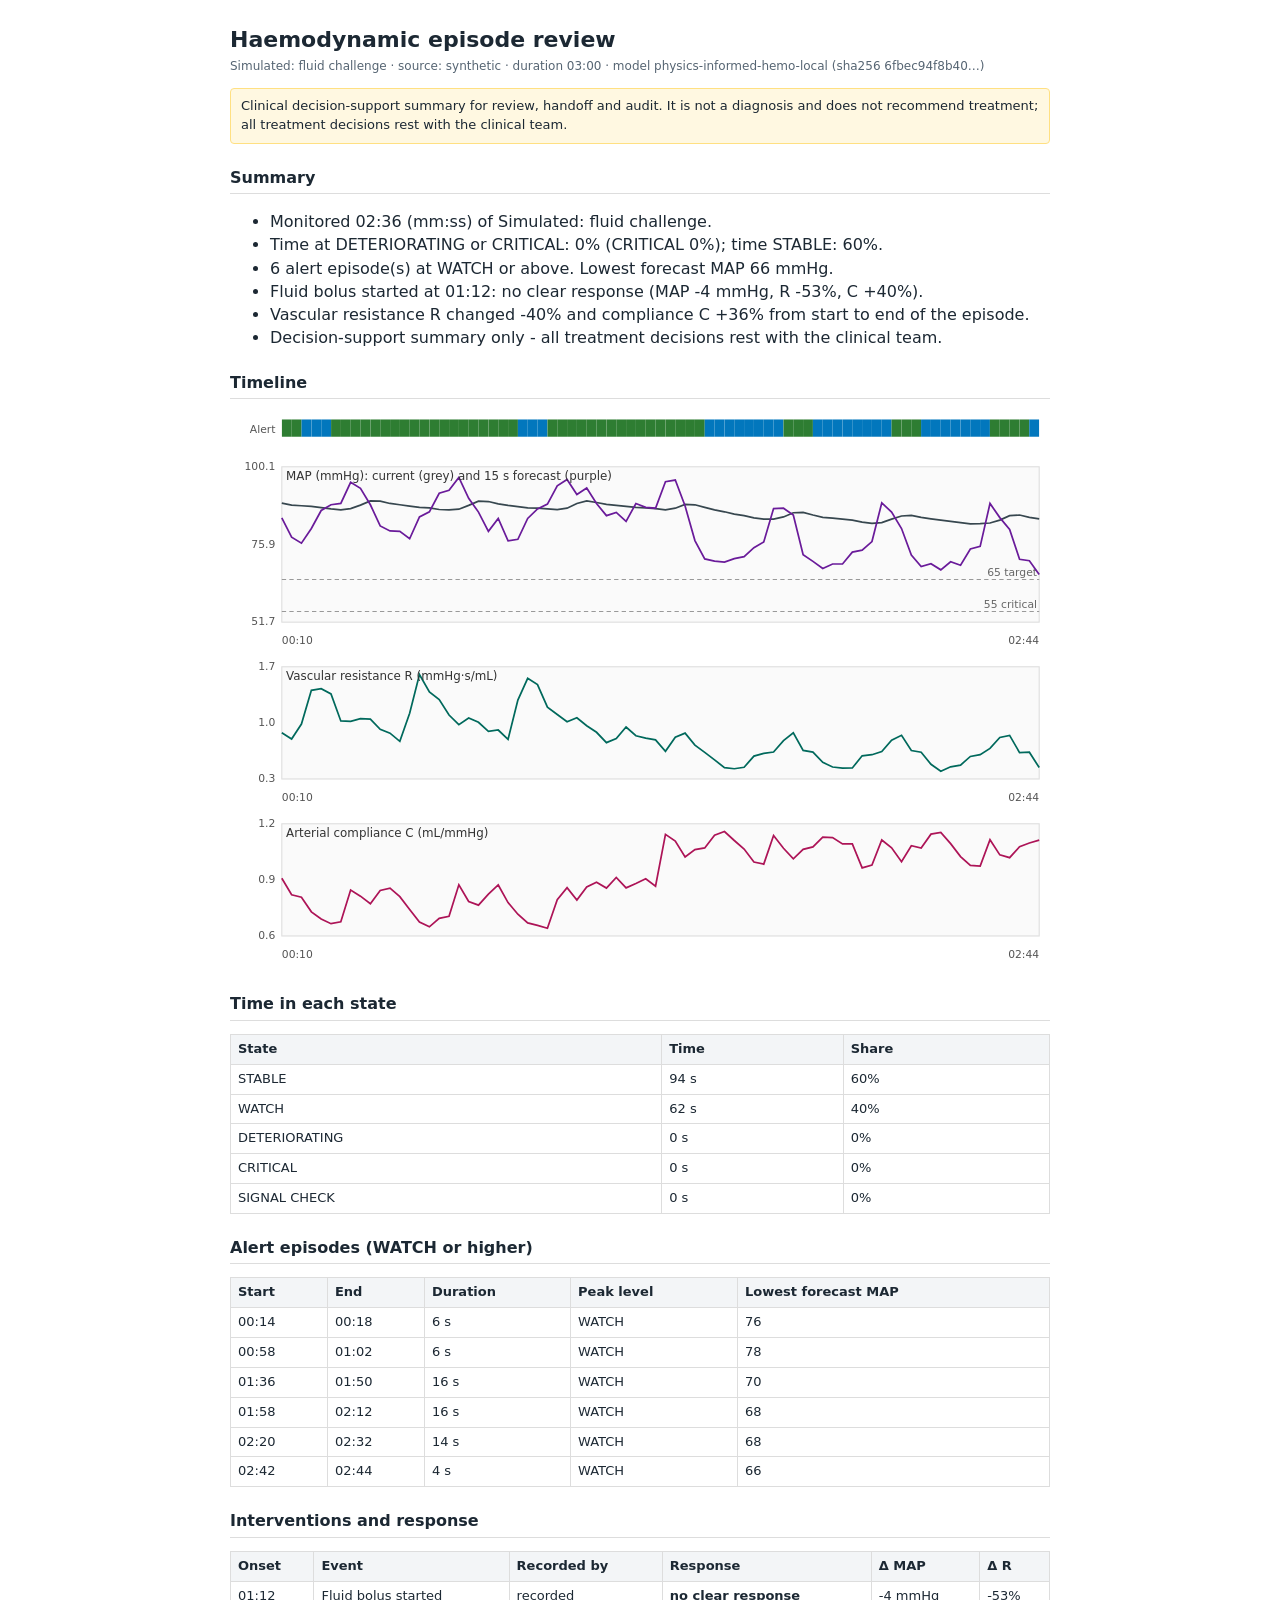
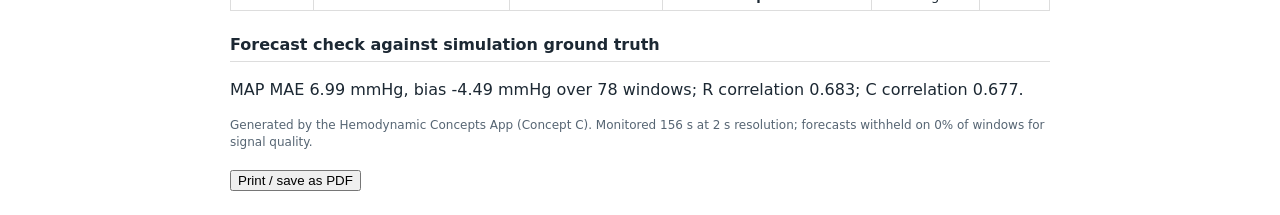
<file: site/data/review/synthetic_705/report.html>
<!doctype html><html lang="en"><head><meta charset="utf-8">
<title>Episode review - Simulated: fluid challenge</title>
<style>
body{font-family:system-ui,-apple-system,Segoe UI,Roboto,sans-serif;color:#1c2833;max-width:820px;margin:24px auto;padding:0 16px;line-height:1.45}
h1{font-size:22px;margin-bottom:2px} h2{font-size:16px;margin-top:22px;border-bottom:1px solid #ddd;padding-bottom:4px}
table{border-collapse:collapse;width:100%;font-size:13px} th,td{border:1px solid #ddd;padding:5px 7px;text-align:left}
th{background:#f3f5f7} .meta{color:#566573;font-size:12px} .banner{background:#fff8e1;border:1px solid #ffe082;padding:8px 10px;font-size:13px;border-radius:4px}
@media print{.noprint{display:none}}
</style></head><body>
<h1>Haemodynamic episode review</h1>
<div class="meta">Simulated: fluid challenge · source: synthetic · duration 03:00 ·
model physics-informed-hemo-local (sha256 6fbec94f8b40…)</div>
<p class="banner">Clinical decision-support summary for review, handoff and audit. It is not a diagnosis and does not
recommend treatment; all treatment decisions rest with the clinical team.</p>
<h2>Summary</h2><ul><li>Monitored 02:36 (mm:ss) of Simulated: fluid challenge.</li><li>Time at DETERIORATING or CRITICAL: 0% (CRITICAL 0%); time STABLE: 60%.</li><li>6 alert episode(s) at WATCH or above. Lowest forecast MAP 66 mmHg.</li><li>Fluid bolus started at 01:12: no clear response (MAP -4 mmHg, R -53%, C +40%).</li><li>Vascular resistance R changed -40% and compliance C +36% from start to end of the episode.</li><li>Decision-support summary only - all treatment decisions rest with the clinical team.</li></ul>
<h2>Timeline</h2><svg viewBox="0 0 760 34" width="100%" role="img" aria-label="Alert level timeline"><rect x="48.0" y="6" width="9.1" height="16" fill="#2e7d32"/><rect x="57.1" y="6" width="9.1" height="16" fill="#2e7d32"/><rect x="66.2" y="6" width="9.1" height="16" fill="#0277bd"/><rect x="75.4" y="6" width="9.1" height="16" fill="#0277bd"/><rect x="84.5" y="6" width="9.1" height="16" fill="#0277bd"/><rect x="93.6" y="6" width="9.1" height="16" fill="#2e7d32"/><rect x="102.7" y="6" width="9.1" height="16" fill="#2e7d32"/><rect x="111.8" y="6" width="9.1" height="16" fill="#2e7d32"/><rect x="120.9" y="6" width="9.1" height="16" fill="#2e7d32"/><rect x="130.1" y="6" width="9.1" height="16" fill="#2e7d32"/><rect x="139.2" y="6" width="9.1" height="16" fill="#2e7d32"/><rect x="148.3" y="6" width="9.1" height="16" fill="#2e7d32"/><rect x="157.4" y="6" width="9.1" height="16" fill="#2e7d32"/><rect x="166.5" y="6" width="9.1" height="16" fill="#2e7d32"/><rect x="175.6" y="6" width="9.1" height="16" fill="#2e7d32"/><rect x="184.8" y="6" width="9.1" height="16" fill="#2e7d32"/><rect x="193.9" y="6" width="9.1" height="16" fill="#2e7d32"/><rect x="203.0" y="6" width="9.1" height="16" fill="#2e7d32"/><rect x="212.1" y="6" width="9.1" height="16" fill="#2e7d32"/><rect x="221.2" y="6" width="9.1" height="16" fill="#2e7d32"/><rect x="230.3" y="6" width="9.1" height="16" fill="#2e7d32"/><rect x="239.5" y="6" width="9.1" height="16" fill="#2e7d32"/><rect x="248.6" y="6" width="9.1" height="16" fill="#2e7d32"/><rect x="257.7" y="6" width="9.1" height="16" fill="#2e7d32"/><rect x="266.8" y="6" width="9.1" height="16" fill="#0277bd"/><rect x="275.9" y="6" width="9.1" height="16" fill="#0277bd"/><rect x="285.0" y="6" width="9.1" height="16" fill="#0277bd"/><rect x="294.2" y="6" width="9.1" height="16" fill="#2e7d32"/><rect x="303.3" y="6" width="9.1" height="16" fill="#2e7d32"/><rect x="312.4" y="6" width="9.1" height="16" fill="#2e7d32"/><rect x="321.5" y="6" width="9.1" height="16" fill="#2e7d32"/><rect x="330.6" y="6" width="9.1" height="16" fill="#2e7d32"/><rect x="339.7" y="6" width="9.1" height="16" fill="#2e7d32"/><rect x="348.9" y="6" width="9.1" height="16" fill="#2e7d32"/><rect x="358.0" y="6" width="9.1" height="16" fill="#2e7d32"/><rect x="367.1" y="6" width="9.1" height="16" fill="#2e7d32"/><rect x="376.2" y="6" width="9.1" height="16" fill="#2e7d32"/><rect x="385.3" y="6" width="9.1" height="16" fill="#2e7d32"/><rect x="394.4" y="6" width="9.1" height="16" fill="#2e7d32"/><rect x="403.6" y="6" width="9.1" height="16" fill="#2e7d32"/><rect x="412.7" y="6" width="9.1" height="16" fill="#2e7d32"/><rect x="421.8" y="6" width="9.1" height="16" fill="#2e7d32"/><rect x="430.9" y="6" width="9.1" height="16" fill="#2e7d32"/><rect x="440.0" y="6" width="9.1" height="16" fill="#0277bd"/><rect x="449.1" y="6" width="9.1" height="16" fill="#0277bd"/><rect x="458.3" y="6" width="9.1" height="16" fill="#0277bd"/><rect x="467.4" y="6" width="9.1" height="16" fill="#0277bd"/><rect x="476.5" y="6" width="9.1" height="16" fill="#0277bd"/><rect x="485.6" y="6" width="9.1" height="16" fill="#0277bd"/><rect x="494.7" y="6" width="9.1" height="16" fill="#0277bd"/><rect x="503.8" y="6" width="9.1" height="16" fill="#0277bd"/><rect x="513.0" y="6" width="9.1" height="16" fill="#2e7d32"/><rect x="522.1" y="6" width="9.1" height="16" fill="#2e7d32"/><rect x="531.2" y="6" width="9.1" height="16" fill="#2e7d32"/><rect x="540.3" y="6" width="9.1" height="16" fill="#0277bd"/><rect x="549.4" y="6" width="9.1" height="16" fill="#0277bd"/><rect x="558.5" y="6" width="9.1" height="16" fill="#0277bd"/><rect x="567.7" y="6" width="9.1" height="16" fill="#0277bd"/><rect x="576.8" y="6" width="9.1" height="16" fill="#0277bd"/><rect x="585.9" y="6" width="9.1" height="16" fill="#0277bd"/><rect x="595.0" y="6" width="9.1" height="16" fill="#0277bd"/><rect x="604.1" y="6" width="9.1" height="16" fill="#0277bd"/><rect x="613.2" y="6" width="9.1" height="16" fill="#2e7d32"/><rect x="622.4" y="6" width="9.1" height="16" fill="#2e7d32"/><rect x="631.5" y="6" width="9.1" height="16" fill="#2e7d32"/><rect x="640.6" y="6" width="9.1" height="16" fill="#0277bd"/><rect x="649.7" y="6" width="9.1" height="16" fill="#0277bd"/><rect x="658.8" y="6" width="9.1" height="16" fill="#0277bd"/><rect x="667.9" y="6" width="9.1" height="16" fill="#0277bd"/><rect x="677.1" y="6" width="9.1" height="16" fill="#0277bd"/><rect x="686.2" y="6" width="9.1" height="16" fill="#0277bd"/><rect x="695.3" y="6" width="9.1" height="16" fill="#0277bd"/><rect x="704.4" y="6" width="9.1" height="16" fill="#2e7d32"/><rect x="713.5" y="6" width="9.1" height="16" fill="#2e7d32"/><rect x="722.6" y="6" width="9.1" height="16" fill="#2e7d32"/><rect x="731.8" y="6" width="9.1" height="16" fill="#2e7d32"/><rect x="740.9" y="6" width="9.1" height="16" fill="#0277bd"/><text x="42" y="19" font-size="10" text-anchor="end" fill="#555">Alert</text></svg><svg viewBox="0 0 760 180" width="100%" role="img" aria-label="MAP (mmHg): current (grey) and 15 s forecast (purple)"><rect x="48" y="10" width="702" height="144" fill="#fafafa" stroke="#ddd"/><line x1="48" x2="750" y1="114.4" y2="114.4" stroke="#999" stroke-dasharray="4 3"/><text x="748" y="111.4" font-size="10" text-anchor="end" fill="#666">65 target</text><line x1="48" x2="750" y1="144.1" y2="144.1" stroke="#999" stroke-dasharray="4 3"/><text x="748" y="141.1" font-size="10" text-anchor="end" fill="#666">55 critical</text><polyline fill="none" stroke="#37474f" stroke-width="1.6" points="48.0,43.7 57.1,45.5 66.2,46.1 75.4,46.7 84.5,47.8 93.6,49.0 102.7,49.9 111.8,48.7 120.9,45.5 130.1,41.6 139.2,41.9 148.3,44.0 157.4,45.2 166.5,46.4 175.6,47.6 184.8,48.1 193.9,49.6 203.0,49.9 212.1,49.3 221.2,45.8 230.3,41.9 239.5,42.2 248.6,44.3 257.7,45.8 266.8,47.0 275.9,48.1 285.0,48.4 294.2,49.0 303.3,49.6 312.4,48.4 321.5,44.0 330.6,41.6 339.7,43.1 348.9,44.9 358.0,45.8 367.1,46.7 376.2,47.6 385.3,48.1 394.4,48.7 403.6,49.9 412.7,48.4 421.8,44.9 430.9,45.2 440.0,47.6 449.1,49.9 458.3,51.7 467.4,53.8 476.5,55.3 485.6,57.4 494.7,58.5 503.8,58.5 513.0,56.5 522.1,52.6 531.2,52.3 540.3,54.7 549.4,56.8 558.5,57.6 567.7,58.5 576.8,59.4 585.9,61.2 595.0,62.4 604.1,61.8 613.2,58.5 622.4,55.6 631.5,55.0 640.6,56.8 649.7,58.2 658.8,59.4 667.9,60.6 677.1,61.8 686.2,63.0 695.3,62.7 704.4,62.1 713.5,59.4 722.6,55.3 731.8,54.7 740.9,56.8 750.0,58.2"/><polyline fill="none" stroke="#6a1b9a" stroke-width="1.6" points="48.0,57.4 57.1,75.2 66.2,80.8 75.4,67.2 84.5,50.5 93.6,45.2 102.7,44.0 111.8,24.4 120.9,30.0 130.1,45.2 139.2,64.8 148.3,69.5 157.4,69.8 166.5,76.7 175.6,56.5 184.8,51.7 193.9,34.5 203.0,31.8 212.1,19.9 221.2,39.2 230.3,52.0 239.5,69.8 248.6,57.9 257.7,78.7 266.8,77.2 275.9,57.9 285.0,49.0 294.2,44.6 303.3,27.7 312.4,21.7 321.5,35.7 330.6,29.7 339.7,44.0 348.9,55.3 358.0,52.3 367.1,60.6 376.2,44.0 385.3,47.6 394.4,48.4 403.6,23.8 412.7,22.3 421.8,46.4 430.9,78.4 440.0,95.4 449.1,97.4 458.3,98.3 467.4,95.1 476.5,93.3 485.6,85.0 494.7,79.6 503.8,48.7 513.0,48.4 522.1,54.7 531.2,91.5 540.3,97.7 549.4,104.3 558.5,100.1 567.7,100.1 576.8,89.1 585.9,87.3 595.0,79.3 604.1,43.4 613.2,52.0 622.4,67.2 631.5,91.8 640.6,102.5 649.7,99.8 658.8,105.5 667.9,98.0 677.1,101.3 686.2,86.2 695.3,83.8 704.4,44.0 713.5,57.1 722.6,68.0 731.8,95.7 740.9,97.1 750.0,109.9"/><text x="42" y="157.0" font-size="10" text-anchor="end" fill="#555">51.7</text><text x="42" y="85.0" font-size="10" text-anchor="end" fill="#555">75.9</text><text x="42" y="13.0" font-size="10" text-anchor="end" fill="#555">100.1</text><text x="48" y="174" font-size="10" fill="#555">00:10</text><text x="750" y="174" font-size="10" text-anchor="end" fill="#555">02:44</text><text x="52" y="22" font-size="11" fill="#333">MAP (mmHg): current (grey) and 15 s forecast (purple)</text></svg><svg viewBox="0 0 760 140" width="100%" role="img" aria-label="Vascular resistance R (mmHg·s/mL)"><rect x="48" y="10" width="702" height="104" fill="#fafafa" stroke="#ddd"/><polyline fill="none" stroke="#00695c" stroke-width="1.6" points="48.0,71.1 57.1,77.0 66.2,63.1 75.4,31.8 84.5,30.3 93.6,35.1 102.7,60.2 111.8,60.5 120.9,58.0 130.1,58.5 139.2,67.9 148.3,71.5 157.4,79.1 166.5,53.1 175.6,17.2 184.8,33.3 193.9,40.3 203.0,54.7 212.1,63.6 221.2,57.4 230.3,61.4 239.5,69.8 248.6,68.6 257.7,77.3 266.8,40.8 275.9,20.7 285.0,26.5 294.2,47.4 303.3,54.2 312.4,60.9 321.5,57.2 330.6,64.6 339.7,70.7 348.9,80.3 358.0,76.5 367.1,65.8 376.2,73.9 385.3,76.1 394.4,77.7 403.6,88.3 412.7,75.3 421.8,71.5 430.9,82.6 440.0,89.3 449.1,96.3 458.3,103.4 467.4,104.5 476.5,103.1 485.6,92.8 494.7,90.2 503.8,89.0 513.0,78.5 522.1,71.2 531.2,87.5 540.3,89.1 549.4,98.6 558.5,102.9 567.7,104.0 576.8,103.8 585.9,92.5 595.0,91.5 604.1,88.5 613.2,78.0 622.4,73.5 631.5,87.6 640.6,89.2 649.7,100.4 658.8,106.8 667.9,102.7 677.1,101.1 686.2,93.1 695.3,91.5 704.4,85.6 713.5,75.5 722.6,73.6 731.8,89.5 740.9,89.2 750.0,103.4"/><text x="42" y="117.0" font-size="10" text-anchor="end" fill="#555">0.3</text><text x="42" y="65.0" font-size="10" text-anchor="end" fill="#555">1.0</text><text x="42" y="13.0" font-size="10" text-anchor="end" fill="#555">1.7</text><text x="48" y="134" font-size="10" fill="#555">00:10</text><text x="750" y="134" font-size="10" text-anchor="end" fill="#555">02:44</text><text x="52" y="22" font-size="11" fill="#333">Vascular resistance R (mmHg·s/mL)</text></svg><svg viewBox="0 0 760 140" width="100%" role="img" aria-label="Arterial compliance C (mL/mmHg)"><rect x="48" y="10" width="702" height="104" fill="#fafafa" stroke="#ddd"/><polyline fill="none" stroke="#ad1457" stroke-width="1.6" points="48.0,60.5 57.1,75.8 66.2,78.0 75.4,91.6 84.5,98.3 93.6,102.6 102.7,100.9 111.8,71.4 120.9,77.1 130.1,84.1 139.2,71.8 148.3,69.6 157.4,77.5 166.5,89.5 175.6,101.0 184.8,105.5 193.9,97.7 203.0,95.7 212.1,66.6 221.2,82.0 230.3,85.4 239.5,75.2 248.6,66.7 257.7,83.0 266.8,93.8 275.9,101.9 285.0,104.2 294.2,106.8 303.3,80.3 312.4,69.2 321.5,80.7 330.6,68.6 339.7,64.1 348.9,69.6 358.0,59.8 367.1,69.4 376.2,65.4 385.3,61.0 394.4,67.8 403.6,19.8 412.7,26.0 421.8,40.8 430.9,33.9 440.0,32.4 449.1,20.5 458.3,17.2 467.4,25.5 476.5,33.4 485.6,45.5 494.7,47.4 503.8,20.9 513.0,32.7 522.1,42.5 531.2,33.7 540.3,31.4 549.4,22.4 558.5,22.8 567.7,28.7 576.8,28.6 585.9,50.9 595.0,48.2 604.1,25.0 613.2,32.2 622.4,45.1 631.5,30.3 640.6,32.5 649.7,19.6 658.8,18.0 667.9,28.4 677.1,40.4 686.2,48.6 695.3,49.2 704.4,24.8 713.5,38.8 722.6,41.4 731.8,31.3 740.9,27.8 750.0,25.1"/><text x="42" y="117.0" font-size="10" text-anchor="end" fill="#555">0.6</text><text x="42" y="65.0" font-size="10" text-anchor="end" fill="#555">0.9</text><text x="42" y="13.0" font-size="10" text-anchor="end" fill="#555">1.2</text><text x="48" y="134" font-size="10" fill="#555">00:10</text><text x="750" y="134" font-size="10" text-anchor="end" fill="#555">02:44</text><text x="52" y="22" font-size="11" fill="#333">Arterial compliance C (mL/mmHg)</text></svg>
<h2>Time in each state</h2><table><tr><th>State</th><th>Time</th><th>Share</th></tr><tr><td>STABLE</td><td>94 s</td><td>60%</td></tr><tr><td>WATCH</td><td>62 s</td><td>40%</td></tr><tr><td>DETERIORATING</td><td>0 s</td><td>0%</td></tr><tr><td>CRITICAL</td><td>0 s</td><td>0%</td></tr><tr><td>SIGNAL CHECK</td><td>0 s</td><td>0%</td></tr></table>
<h2>Alert episodes (WATCH or higher)</h2><table><tr><th>Start</th><th>End</th><th>Duration</th><th>Peak level</th>
<th>Lowest forecast MAP</th></tr><tr><td>00:14</td><td>00:18</td><td>6 s</td><td>WATCH</td><td>76</td></tr><tr><td>00:58</td><td>01:02</td><td>6 s</td><td>WATCH</td><td>78</td></tr><tr><td>01:36</td><td>01:50</td><td>16 s</td><td>WATCH</td><td>70</td></tr><tr><td>01:58</td><td>02:12</td><td>16 s</td><td>WATCH</td><td>68</td></tr><tr><td>02:20</td><td>02:32</td><td>14 s</td><td>WATCH</td><td>68</td></tr><tr><td>02:42</td><td>02:44</td><td>4 s</td><td>WATCH</td><td>66</td></tr></table>
<h2>Interventions and response</h2><table><tr><th>Onset</th><th>Event</th><th>Recorded by</th><th>Response</th>
<th>&Delta; MAP</th><th>&Delta; R</th></tr><tr><td>01:12</td><td>Fluid bolus started</td><td>recorded</td><td><b>no clear response</b></td><td>-4 mmHg</td><td>-53%</td></tr></table>
<h2>Forecast check against simulation ground truth</h2><p>MAP MAE 6.99 mmHg, bias -4.49 mmHg over 78 windows; R correlation 0.683; C correlation 0.677.</p>
<p class="meta">Generated by the Hemodynamic Concepts App (Concept C). Monitored 156 s at
2 s resolution; forecasts withheld on 0% of windows for signal quality.</p>
<p class="noprint"><button onclick="window.print()">Print / save as PDF</button></p>
</body></html>
</file>
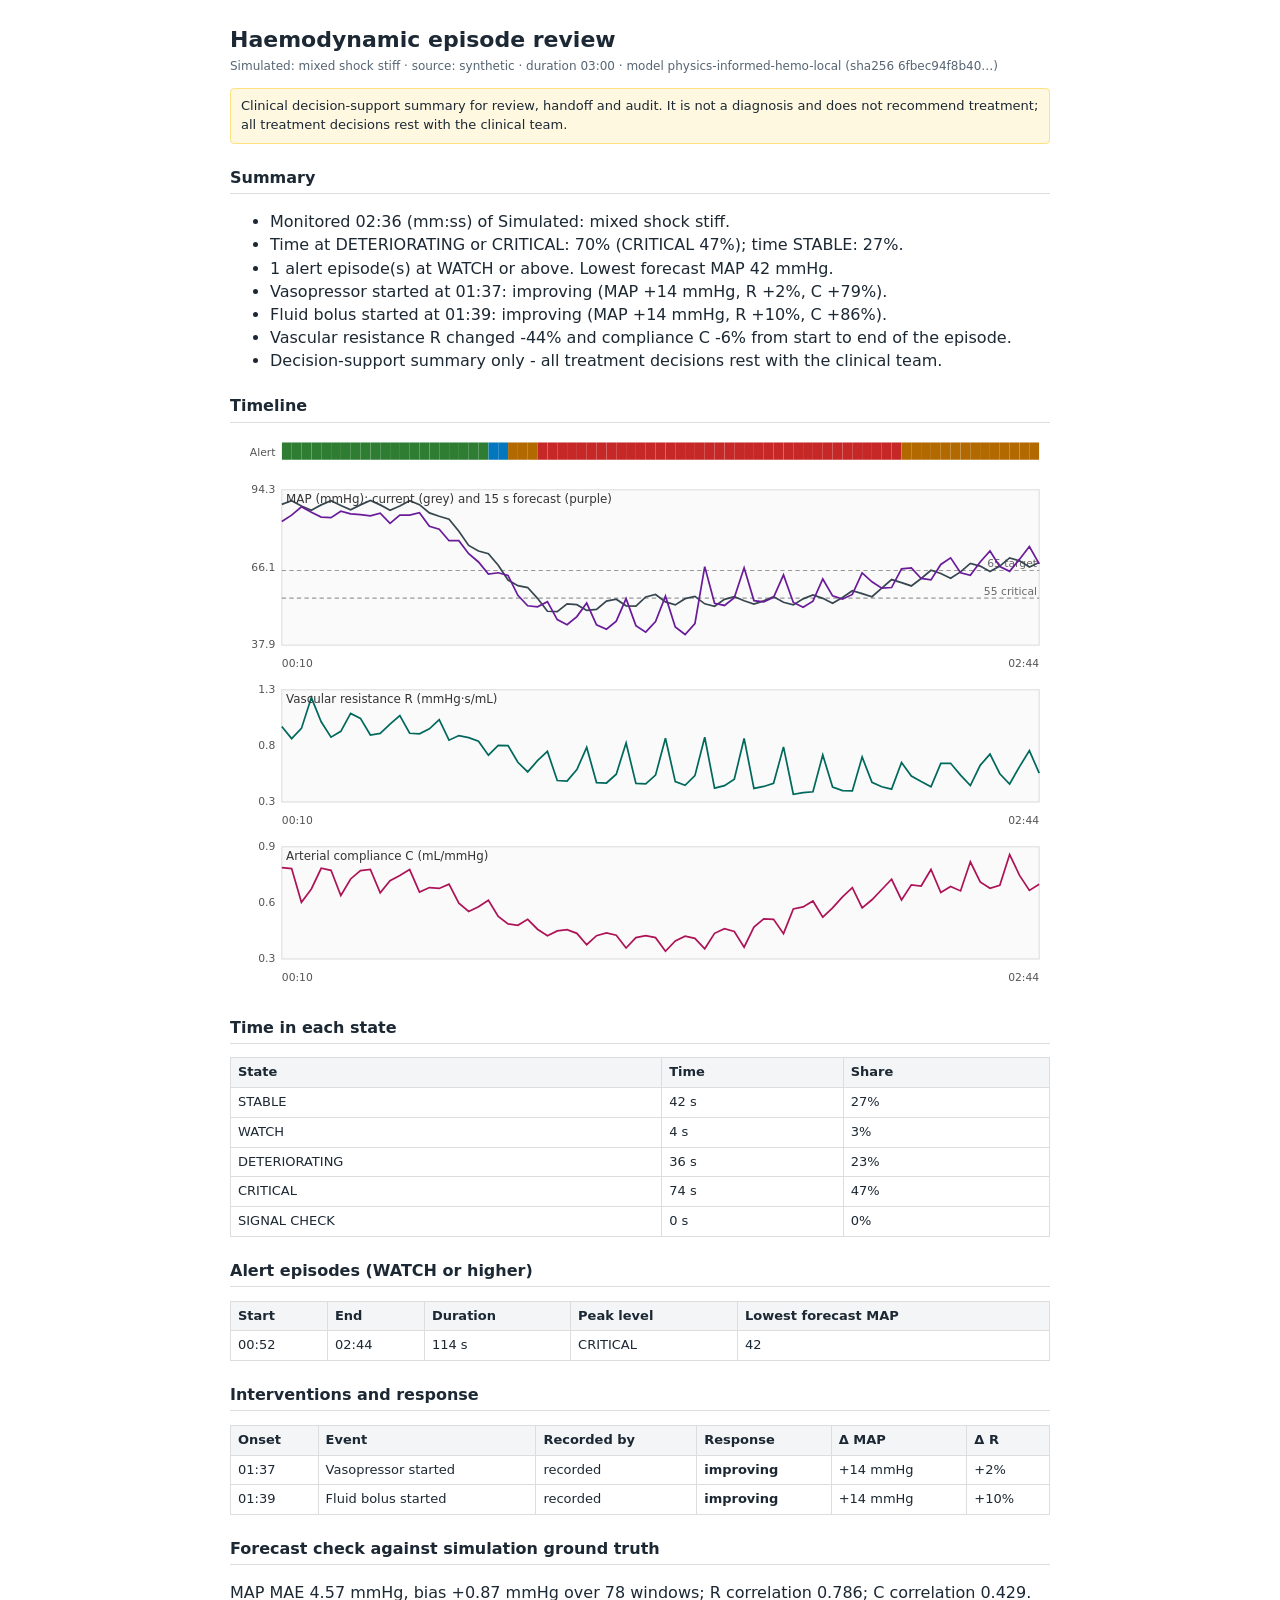
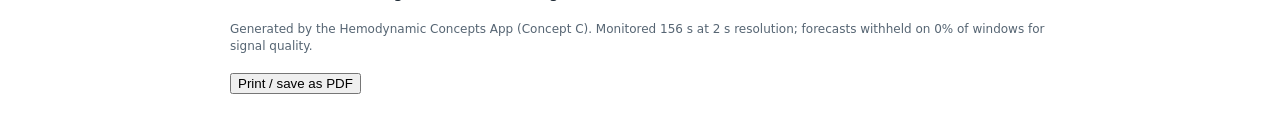
<file: site/data/review/synthetic_776/report.html>
<!doctype html><html lang="en"><head><meta charset="utf-8">
<title>Episode review - Simulated: mixed shock stiff</title>
<style>
body{font-family:system-ui,-apple-system,Segoe UI,Roboto,sans-serif;color:#1c2833;max-width:820px;margin:24px auto;padding:0 16px;line-height:1.45}
h1{font-size:22px;margin-bottom:2px} h2{font-size:16px;margin-top:22px;border-bottom:1px solid #ddd;padding-bottom:4px}
table{border-collapse:collapse;width:100%;font-size:13px} th,td{border:1px solid #ddd;padding:5px 7px;text-align:left}
th{background:#f3f5f7} .meta{color:#566573;font-size:12px} .banner{background:#fff8e1;border:1px solid #ffe082;padding:8px 10px;font-size:13px;border-radius:4px}
@media print{.noprint{display:none}}
</style></head><body>
<h1>Haemodynamic episode review</h1>
<div class="meta">Simulated: mixed shock stiff · source: synthetic · duration 03:00 ·
model physics-informed-hemo-local (sha256 6fbec94f8b40…)</div>
<p class="banner">Clinical decision-support summary for review, handoff and audit. It is not a diagnosis and does not
recommend treatment; all treatment decisions rest with the clinical team.</p>
<h2>Summary</h2><ul><li>Monitored 02:36 (mm:ss) of Simulated: mixed shock stiff.</li><li>Time at DETERIORATING or CRITICAL: 70% (CRITICAL 47%); time STABLE: 27%.</li><li>1 alert episode(s) at WATCH or above. Lowest forecast MAP 42 mmHg.</li><li>Vasopressor started at 01:37: improving (MAP +14 mmHg, R +2%, C +79%).</li><li>Fluid bolus started at 01:39: improving (MAP +14 mmHg, R +10%, C +86%).</li><li>Vascular resistance R changed -44% and compliance C -6% from start to end of the episode.</li><li>Decision-support summary only - all treatment decisions rest with the clinical team.</li></ul>
<h2>Timeline</h2><svg viewBox="0 0 760 34" width="100%" role="img" aria-label="Alert level timeline"><rect x="48.0" y="6" width="9.1" height="16" fill="#2e7d32"/><rect x="57.1" y="6" width="9.1" height="16" fill="#2e7d32"/><rect x="66.2" y="6" width="9.1" height="16" fill="#2e7d32"/><rect x="75.4" y="6" width="9.1" height="16" fill="#2e7d32"/><rect x="84.5" y="6" width="9.1" height="16" fill="#2e7d32"/><rect x="93.6" y="6" width="9.1" height="16" fill="#2e7d32"/><rect x="102.7" y="6" width="9.1" height="16" fill="#2e7d32"/><rect x="111.8" y="6" width="9.1" height="16" fill="#2e7d32"/><rect x="120.9" y="6" width="9.1" height="16" fill="#2e7d32"/><rect x="130.1" y="6" width="9.1" height="16" fill="#2e7d32"/><rect x="139.2" y="6" width="9.1" height="16" fill="#2e7d32"/><rect x="148.3" y="6" width="9.1" height="16" fill="#2e7d32"/><rect x="157.4" y="6" width="9.1" height="16" fill="#2e7d32"/><rect x="166.5" y="6" width="9.1" height="16" fill="#2e7d32"/><rect x="175.6" y="6" width="9.1" height="16" fill="#2e7d32"/><rect x="184.8" y="6" width="9.1" height="16" fill="#2e7d32"/><rect x="193.9" y="6" width="9.1" height="16" fill="#2e7d32"/><rect x="203.0" y="6" width="9.1" height="16" fill="#2e7d32"/><rect x="212.1" y="6" width="9.1" height="16" fill="#2e7d32"/><rect x="221.2" y="6" width="9.1" height="16" fill="#2e7d32"/><rect x="230.3" y="6" width="9.1" height="16" fill="#2e7d32"/><rect x="239.5" y="6" width="9.1" height="16" fill="#0277bd"/><rect x="248.6" y="6" width="9.1" height="16" fill="#0277bd"/><rect x="257.7" y="6" width="9.1" height="16" fill="#b26a00"/><rect x="266.8" y="6" width="9.1" height="16" fill="#b26a00"/><rect x="275.9" y="6" width="9.1" height="16" fill="#b26a00"/><rect x="285.0" y="6" width="9.1" height="16" fill="#c62828"/><rect x="294.2" y="6" width="9.1" height="16" fill="#c62828"/><rect x="303.3" y="6" width="9.1" height="16" fill="#c62828"/><rect x="312.4" y="6" width="9.1" height="16" fill="#c62828"/><rect x="321.5" y="6" width="9.1" height="16" fill="#c62828"/><rect x="330.6" y="6" width="9.1" height="16" fill="#c62828"/><rect x="339.7" y="6" width="9.1" height="16" fill="#c62828"/><rect x="348.9" y="6" width="9.1" height="16" fill="#c62828"/><rect x="358.0" y="6" width="9.1" height="16" fill="#c62828"/><rect x="367.1" y="6" width="9.1" height="16" fill="#c62828"/><rect x="376.2" y="6" width="9.1" height="16" fill="#c62828"/><rect x="385.3" y="6" width="9.1" height="16" fill="#c62828"/><rect x="394.4" y="6" width="9.1" height="16" fill="#c62828"/><rect x="403.6" y="6" width="9.1" height="16" fill="#c62828"/><rect x="412.7" y="6" width="9.1" height="16" fill="#c62828"/><rect x="421.8" y="6" width="9.1" height="16" fill="#c62828"/><rect x="430.9" y="6" width="9.1" height="16" fill="#c62828"/><rect x="440.0" y="6" width="9.1" height="16" fill="#c62828"/><rect x="449.1" y="6" width="9.1" height="16" fill="#c62828"/><rect x="458.3" y="6" width="9.1" height="16" fill="#c62828"/><rect x="467.4" y="6" width="9.1" height="16" fill="#c62828"/><rect x="476.5" y="6" width="9.1" height="16" fill="#c62828"/><rect x="485.6" y="6" width="9.1" height="16" fill="#c62828"/><rect x="494.7" y="6" width="9.1" height="16" fill="#c62828"/><rect x="503.8" y="6" width="9.1" height="16" fill="#c62828"/><rect x="513.0" y="6" width="9.1" height="16" fill="#c62828"/><rect x="522.1" y="6" width="9.1" height="16" fill="#c62828"/><rect x="531.2" y="6" width="9.1" height="16" fill="#c62828"/><rect x="540.3" y="6" width="9.1" height="16" fill="#c62828"/><rect x="549.4" y="6" width="9.1" height="16" fill="#c62828"/><rect x="558.5" y="6" width="9.1" height="16" fill="#c62828"/><rect x="567.7" y="6" width="9.1" height="16" fill="#c62828"/><rect x="576.8" y="6" width="9.1" height="16" fill="#c62828"/><rect x="585.9" y="6" width="9.1" height="16" fill="#c62828"/><rect x="595.0" y="6" width="9.1" height="16" fill="#c62828"/><rect x="604.1" y="6" width="9.1" height="16" fill="#c62828"/><rect x="613.2" y="6" width="9.1" height="16" fill="#c62828"/><rect x="622.4" y="6" width="9.1" height="16" fill="#b26a00"/><rect x="631.5" y="6" width="9.1" height="16" fill="#b26a00"/><rect x="640.6" y="6" width="9.1" height="16" fill="#b26a00"/><rect x="649.7" y="6" width="9.1" height="16" fill="#b26a00"/><rect x="658.8" y="6" width="9.1" height="16" fill="#b26a00"/><rect x="667.9" y="6" width="9.1" height="16" fill="#b26a00"/><rect x="677.1" y="6" width="9.1" height="16" fill="#b26a00"/><rect x="686.2" y="6" width="9.1" height="16" fill="#b26a00"/><rect x="695.3" y="6" width="9.1" height="16" fill="#b26a00"/><rect x="704.4" y="6" width="9.1" height="16" fill="#b26a00"/><rect x="713.5" y="6" width="9.1" height="16" fill="#b26a00"/><rect x="722.6" y="6" width="9.1" height="16" fill="#b26a00"/><rect x="731.8" y="6" width="9.1" height="16" fill="#b26a00"/><rect x="740.9" y="6" width="9.1" height="16" fill="#b26a00"/><text x="42" y="19" font-size="10" text-anchor="end" fill="#555">Alert</text></svg><svg viewBox="0 0 760 180" width="100%" role="img" aria-label="MAP (mmHg): current (grey) and 15 s forecast (purple)"><rect x="48" y="10" width="702" height="144" fill="#fafafa" stroke="#ddd"/><line x1="48" x2="750" y1="84.8" y2="84.8" stroke="#999" stroke-dasharray="4 3"/><text x="748" y="81.8" font-size="10" text-anchor="end" fill="#666">65 target</text><line x1="48" x2="750" y1="110.4" y2="110.4" stroke="#999" stroke-dasharray="4 3"/><text x="748" y="107.4" font-size="10" text-anchor="end" fill="#666">55 critical</text><polyline fill="none" stroke="#37474f" stroke-width="1.6" points="48.0,23.5 57.1,20.2 66.2,25.0 75.4,28.9 84.5,24.0 93.6,20.2 102.7,24.5 111.8,28.6 120.9,24.0 130.1,19.9 139.2,24.0 148.3,28.9 157.4,25.0 166.5,20.2 175.6,23.8 184.8,31.4 193.9,34.5 203.0,37.3 212.1,48.5 221.2,61.6 230.3,66.7 239.5,69.2 248.6,80.0 257.7,93.7 266.8,98.9 275.9,100.6 285.0,110.6 294.2,122.6 303.3,122.9 312.4,115.7 321.5,116.5 330.6,121.8 339.7,120.8 348.9,113.2 358.0,111.4 367.1,117.5 376.2,117.8 385.3,109.3 394.4,107.0 403.6,113.9 412.7,116.7 421.8,110.9 430.9,108.8 440.0,115.7 449.1,118.0 458.3,111.6 467.4,109.1 476.5,112.9 485.6,116.0 494.7,112.9 503.8,109.1 513.0,114.2 522.1,116.7 531.2,111.1 540.3,107.5 549.4,110.6 558.5,115.2 567.7,109.8 576.8,103.5 585.9,106.3 595.0,109.1 604.1,101.2 613.2,93.2 622.4,96.0 631.5,99.1 640.6,92.2 649.7,84.6 658.8,87.6 667.9,92.0 677.1,86.1 686.2,78.2 695.3,80.7 704.4,85.8 713.5,80.7 722.6,73.1 731.8,75.9 740.9,81.5 750.0,77.4"/><polyline fill="none" stroke="#6a1b9a" stroke-width="1.6" points="48.0,39.3 57.1,33.5 66.2,25.8 75.4,30.9 84.5,35.3 93.6,35.8 102.7,29.9 111.8,32.4 120.9,33.0 130.1,34.2 139.2,31.7 148.3,41.1 157.4,33.5 166.5,33.5 175.6,31.2 184.8,43.9 193.9,46.5 203.0,57.2 212.1,57.2 221.2,69.2 230.3,76.9 239.5,88.1 248.6,86.9 257.7,89.4 266.8,107.8 275.9,117.5 285.0,118.5 294.2,113.7 303.3,130.3 312.4,135.1 321.5,127.5 330.6,115.0 339.7,135.1 348.9,139.2 358.0,131.8 367.1,110.9 376.2,135.9 385.3,142.0 394.4,132.1 403.6,108.6 412.7,137.2 421.8,144.1 430.9,134.1 440.0,81.2 449.1,115.2 458.3,117.2 467.4,110.1 476.5,82.3 485.6,112.7 494.7,113.9 503.8,109.8 513.0,88.9 522.1,114.4 531.2,118.8 540.3,113.2 549.4,92.7 558.5,108.3 567.7,111.4 576.8,107.0 585.9,87.1 595.0,95.3 604.1,101.2 613.2,100.6 622.4,83.3 631.5,82.3 640.6,92.2 649.7,93.5 658.8,79.2 667.9,73.1 677.1,86.9 686.2,89.2 695.3,76.9 704.4,66.7 713.5,81.2 722.6,85.6 731.8,74.3 740.9,62.6 750.0,78.7"/><text x="42" y="157.0" font-size="10" text-anchor="end" fill="#555">37.9</text><text x="42" y="85.0" font-size="10" text-anchor="end" fill="#555">66.1</text><text x="42" y="13.0" font-size="10" text-anchor="end" fill="#555">94.3</text><text x="48" y="174" font-size="10" fill="#555">00:10</text><text x="750" y="174" font-size="10" text-anchor="end" fill="#555">02:44</text><text x="52" y="22" font-size="11" fill="#333">MAP (mmHg): current (grey) and 15 s forecast (purple)</text></svg><svg viewBox="0 0 760 140" width="100%" role="img" aria-label="Vascular resistance R (mmHg·s/mL)"><rect x="48" y="10" width="702" height="104" fill="#fafafa" stroke="#ddd"/><polyline fill="none" stroke="#00695c" stroke-width="1.6" points="48.0,44.0 57.1,55.3 66.2,45.8 75.4,17.2 84.5,39.7 93.6,53.9 102.7,48.5 111.8,31.9 120.9,36.5 130.1,51.9 139.2,50.4 148.3,41.9 157.4,33.9 166.5,50.3 175.6,50.8 184.8,46.2 193.9,37.7 203.0,56.7 212.1,52.4 221.2,54.4 230.3,57.6 239.5,70.6 248.6,61.5 257.7,61.7 266.8,77.2 275.9,86.1 285.0,75.7 294.2,67.1 303.3,94.1 312.4,94.7 321.5,83.9 330.6,63.4 339.7,96.0 348.9,96.4 358.0,88.2 367.1,59.3 376.2,96.7 385.3,97.3 394.4,89.1 403.6,54.9 412.7,95.1 421.8,98.5 430.9,89.6 440.0,54.0 449.1,101.2 458.3,98.9 467.4,92.9 476.5,55.1 485.6,101.4 494.7,99.6 503.8,96.7 513.0,62.9 522.1,106.8 531.2,105.3 540.3,104.5 549.4,70.4 558.5,100.1 567.7,103.5 576.8,103.7 585.9,72.3 595.0,95.8 604.1,99.9 613.2,102.1 622.4,77.4 631.5,90.0 640.6,95.1 649.7,99.9 658.8,78.2 667.9,78.1 677.1,89.1 686.2,98.8 695.3,80.0 704.4,69.6 713.5,87.8 722.6,97.3 731.8,81.2 740.9,66.4 750.0,87.3"/><text x="42" y="117.0" font-size="10" text-anchor="end" fill="#555">0.3</text><text x="42" y="65.0" font-size="10" text-anchor="end" fill="#555">0.8</text><text x="42" y="13.0" font-size="10" text-anchor="end" fill="#555">1.3</text><text x="48" y="134" font-size="10" fill="#555">00:10</text><text x="750" y="134" font-size="10" text-anchor="end" fill="#555">02:44</text><text x="52" y="22" font-size="11" fill="#333">Vascular resistance R (mmHg·s/mL)</text></svg><svg viewBox="0 0 760 140" width="100%" role="img" aria-label="Arterial compliance C (mL/mmHg)"><rect x="48" y="10" width="702" height="104" fill="#fafafa" stroke="#ddd"/><polyline fill="none" stroke="#ad1457" stroke-width="1.6" points="48.0,29.3 57.1,30.2 66.2,61.5 75.4,49.1 84.5,29.9 93.6,31.8 102.7,55.2 111.8,39.8 120.9,32.0 130.1,31.0 139.2,52.6 148.3,41.5 157.4,36.6 166.5,31.1 175.6,51.9 184.8,47.8 193.9,48.6 203.0,44.7 212.1,62.3 221.2,69.9 230.3,65.5 239.5,59.5 248.6,74.5 257.7,81.5 266.8,82.8 275.9,77.2 285.0,86.4 294.2,92.5 303.3,88.0 312.4,86.8 321.5,90.2 330.6,100.8 339.7,92.4 348.9,89.9 358.0,92.0 367.1,103.8 376.2,94.2 385.3,92.3 394.4,94.2 403.6,106.8 412.7,97.2 421.8,92.8 430.9,94.9 440.0,104.5 449.1,90.2 458.3,86.0 467.4,88.5 476.5,103.0 485.6,84.4 494.7,76.8 503.8,77.2 513.0,90.5 522.1,67.6 531.2,65.7 540.3,60.2 549.4,75.2 558.5,66.6 567.7,56.4 576.8,47.9 585.9,66.6 595.0,59.1 604.1,49.6 613.2,40.1 622.4,59.3 631.5,45.3 640.6,46.4 649.7,31.0 658.8,52.4 667.9,46.8 677.1,50.9 686.2,23.9 695.3,42.6 704.4,48.5 713.5,45.6 722.6,17.2 731.8,36.5 740.9,50.4 750.0,44.7"/><text x="42" y="117.0" font-size="10" text-anchor="end" fill="#555">0.3</text><text x="42" y="65.0" font-size="10" text-anchor="end" fill="#555">0.6</text><text x="42" y="13.0" font-size="10" text-anchor="end" fill="#555">0.9</text><text x="48" y="134" font-size="10" fill="#555">00:10</text><text x="750" y="134" font-size="10" text-anchor="end" fill="#555">02:44</text><text x="52" y="22" font-size="11" fill="#333">Arterial compliance C (mL/mmHg)</text></svg>
<h2>Time in each state</h2><table><tr><th>State</th><th>Time</th><th>Share</th></tr><tr><td>STABLE</td><td>42 s</td><td>27%</td></tr><tr><td>WATCH</td><td>4 s</td><td>3%</td></tr><tr><td>DETERIORATING</td><td>36 s</td><td>23%</td></tr><tr><td>CRITICAL</td><td>74 s</td><td>47%</td></tr><tr><td>SIGNAL CHECK</td><td>0 s</td><td>0%</td></tr></table>
<h2>Alert episodes (WATCH or higher)</h2><table><tr><th>Start</th><th>End</th><th>Duration</th><th>Peak level</th>
<th>Lowest forecast MAP</th></tr><tr><td>00:52</td><td>02:44</td><td>114 s</td><td>CRITICAL</td><td>42</td></tr></table>
<h2>Interventions and response</h2><table><tr><th>Onset</th><th>Event</th><th>Recorded by</th><th>Response</th>
<th>&Delta; MAP</th><th>&Delta; R</th></tr><tr><td>01:37</td><td>Vasopressor started</td><td>recorded</td><td><b>improving</b></td><td>+14 mmHg</td><td>+2%</td></tr><tr><td>01:39</td><td>Fluid bolus started</td><td>recorded</td><td><b>improving</b></td><td>+14 mmHg</td><td>+10%</td></tr></table>
<h2>Forecast check against simulation ground truth</h2><p>MAP MAE 4.57 mmHg, bias +0.87 mmHg over 78 windows; R correlation 0.786; C correlation 0.429.</p>
<p class="meta">Generated by the Hemodynamic Concepts App (Concept C). Monitored 156 s at
2 s resolution; forecasts withheld on 0% of windows for signal quality.</p>
<p class="noprint"><button onclick="window.print()">Print / save as PDF</button></p>
</body></html>
</file>
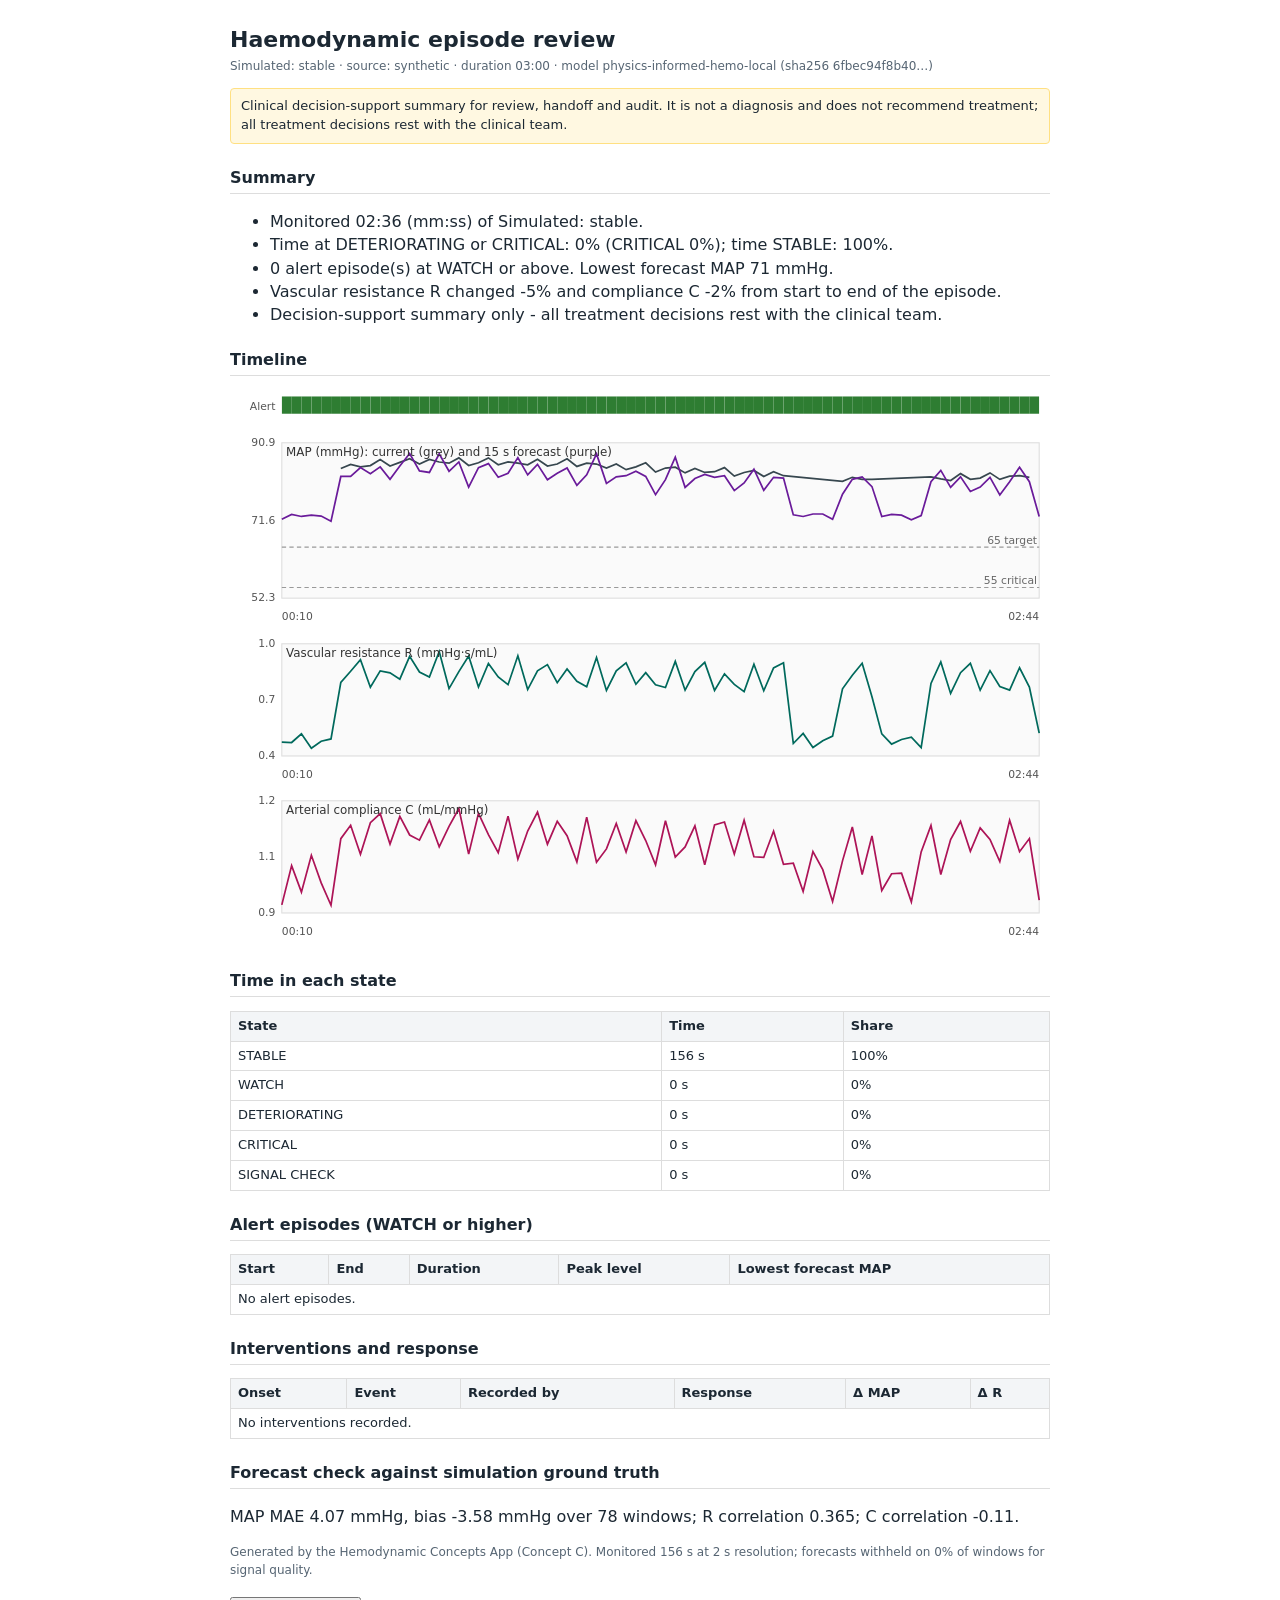
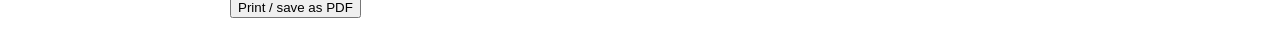
<file: site/data/review/synthetic_792/report.html>
<!doctype html><html lang="en"><head><meta charset="utf-8">
<title>Episode review - Simulated: stable</title>
<style>
body{font-family:system-ui,-apple-system,Segoe UI,Roboto,sans-serif;color:#1c2833;max-width:820px;margin:24px auto;padding:0 16px;line-height:1.45}
h1{font-size:22px;margin-bottom:2px} h2{font-size:16px;margin-top:22px;border-bottom:1px solid #ddd;padding-bottom:4px}
table{border-collapse:collapse;width:100%;font-size:13px} th,td{border:1px solid #ddd;padding:5px 7px;text-align:left}
th{background:#f3f5f7} .meta{color:#566573;font-size:12px} .banner{background:#fff8e1;border:1px solid #ffe082;padding:8px 10px;font-size:13px;border-radius:4px}
@media print{.noprint{display:none}}
</style></head><body>
<h1>Haemodynamic episode review</h1>
<div class="meta">Simulated: stable · source: synthetic · duration 03:00 ·
model physics-informed-hemo-local (sha256 6fbec94f8b40…)</div>
<p class="banner">Clinical decision-support summary for review, handoff and audit. It is not a diagnosis and does not
recommend treatment; all treatment decisions rest with the clinical team.</p>
<h2>Summary</h2><ul><li>Monitored 02:36 (mm:ss) of Simulated: stable.</li><li>Time at DETERIORATING or CRITICAL: 0% (CRITICAL 0%); time STABLE: 100%.</li><li>0 alert episode(s) at WATCH or above. Lowest forecast MAP 71 mmHg.</li><li>Vascular resistance R changed -5% and compliance C -2% from start to end of the episode.</li><li>Decision-support summary only - all treatment decisions rest with the clinical team.</li></ul>
<h2>Timeline</h2><svg viewBox="0 0 760 34" width="100%" role="img" aria-label="Alert level timeline"><rect x="48.0" y="6" width="9.1" height="16" fill="#2e7d32"/><rect x="57.1" y="6" width="9.1" height="16" fill="#2e7d32"/><rect x="66.2" y="6" width="9.1" height="16" fill="#2e7d32"/><rect x="75.4" y="6" width="9.1" height="16" fill="#2e7d32"/><rect x="84.5" y="6" width="9.1" height="16" fill="#2e7d32"/><rect x="93.6" y="6" width="9.1" height="16" fill="#2e7d32"/><rect x="102.7" y="6" width="9.1" height="16" fill="#2e7d32"/><rect x="111.8" y="6" width="9.1" height="16" fill="#2e7d32"/><rect x="120.9" y="6" width="9.1" height="16" fill="#2e7d32"/><rect x="130.1" y="6" width="9.1" height="16" fill="#2e7d32"/><rect x="139.2" y="6" width="9.1" height="16" fill="#2e7d32"/><rect x="148.3" y="6" width="9.1" height="16" fill="#2e7d32"/><rect x="157.4" y="6" width="9.1" height="16" fill="#2e7d32"/><rect x="166.5" y="6" width="9.1" height="16" fill="#2e7d32"/><rect x="175.6" y="6" width="9.1" height="16" fill="#2e7d32"/><rect x="184.8" y="6" width="9.1" height="16" fill="#2e7d32"/><rect x="193.9" y="6" width="9.1" height="16" fill="#2e7d32"/><rect x="203.0" y="6" width="9.1" height="16" fill="#2e7d32"/><rect x="212.1" y="6" width="9.1" height="16" fill="#2e7d32"/><rect x="221.2" y="6" width="9.1" height="16" fill="#2e7d32"/><rect x="230.3" y="6" width="9.1" height="16" fill="#2e7d32"/><rect x="239.5" y="6" width="9.1" height="16" fill="#2e7d32"/><rect x="248.6" y="6" width="9.1" height="16" fill="#2e7d32"/><rect x="257.7" y="6" width="9.1" height="16" fill="#2e7d32"/><rect x="266.8" y="6" width="9.1" height="16" fill="#2e7d32"/><rect x="275.9" y="6" width="9.1" height="16" fill="#2e7d32"/><rect x="285.0" y="6" width="9.1" height="16" fill="#2e7d32"/><rect x="294.2" y="6" width="9.1" height="16" fill="#2e7d32"/><rect x="303.3" y="6" width="9.1" height="16" fill="#2e7d32"/><rect x="312.4" y="6" width="9.1" height="16" fill="#2e7d32"/><rect x="321.5" y="6" width="9.1" height="16" fill="#2e7d32"/><rect x="330.6" y="6" width="9.1" height="16" fill="#2e7d32"/><rect x="339.7" y="6" width="9.1" height="16" fill="#2e7d32"/><rect x="348.9" y="6" width="9.1" height="16" fill="#2e7d32"/><rect x="358.0" y="6" width="9.1" height="16" fill="#2e7d32"/><rect x="367.1" y="6" width="9.1" height="16" fill="#2e7d32"/><rect x="376.2" y="6" width="9.1" height="16" fill="#2e7d32"/><rect x="385.3" y="6" width="9.1" height="16" fill="#2e7d32"/><rect x="394.4" y="6" width="9.1" height="16" fill="#2e7d32"/><rect x="403.6" y="6" width="9.1" height="16" fill="#2e7d32"/><rect x="412.7" y="6" width="9.1" height="16" fill="#2e7d32"/><rect x="421.8" y="6" width="9.1" height="16" fill="#2e7d32"/><rect x="430.9" y="6" width="9.1" height="16" fill="#2e7d32"/><rect x="440.0" y="6" width="9.1" height="16" fill="#2e7d32"/><rect x="449.1" y="6" width="9.1" height="16" fill="#2e7d32"/><rect x="458.3" y="6" width="9.1" height="16" fill="#2e7d32"/><rect x="467.4" y="6" width="9.1" height="16" fill="#2e7d32"/><rect x="476.5" y="6" width="9.1" height="16" fill="#2e7d32"/><rect x="485.6" y="6" width="9.1" height="16" fill="#2e7d32"/><rect x="494.7" y="6" width="9.1" height="16" fill="#2e7d32"/><rect x="503.8" y="6" width="9.1" height="16" fill="#2e7d32"/><rect x="513.0" y="6" width="9.1" height="16" fill="#2e7d32"/><rect x="522.1" y="6" width="9.1" height="16" fill="#2e7d32"/><rect x="531.2" y="6" width="9.1" height="16" fill="#2e7d32"/><rect x="540.3" y="6" width="9.1" height="16" fill="#2e7d32"/><rect x="549.4" y="6" width="9.1" height="16" fill="#2e7d32"/><rect x="558.5" y="6" width="9.1" height="16" fill="#2e7d32"/><rect x="567.7" y="6" width="9.1" height="16" fill="#2e7d32"/><rect x="576.8" y="6" width="9.1" height="16" fill="#2e7d32"/><rect x="585.9" y="6" width="9.1" height="16" fill="#2e7d32"/><rect x="595.0" y="6" width="9.1" height="16" fill="#2e7d32"/><rect x="604.1" y="6" width="9.1" height="16" fill="#2e7d32"/><rect x="613.2" y="6" width="9.1" height="16" fill="#2e7d32"/><rect x="622.4" y="6" width="9.1" height="16" fill="#2e7d32"/><rect x="631.5" y="6" width="9.1" height="16" fill="#2e7d32"/><rect x="640.6" y="6" width="9.1" height="16" fill="#2e7d32"/><rect x="649.7" y="6" width="9.1" height="16" fill="#2e7d32"/><rect x="658.8" y="6" width="9.1" height="16" fill="#2e7d32"/><rect x="667.9" y="6" width="9.1" height="16" fill="#2e7d32"/><rect x="677.1" y="6" width="9.1" height="16" fill="#2e7d32"/><rect x="686.2" y="6" width="9.1" height="16" fill="#2e7d32"/><rect x="695.3" y="6" width="9.1" height="16" fill="#2e7d32"/><rect x="704.4" y="6" width="9.1" height="16" fill="#2e7d32"/><rect x="713.5" y="6" width="9.1" height="16" fill="#2e7d32"/><rect x="722.6" y="6" width="9.1" height="16" fill="#2e7d32"/><rect x="731.8" y="6" width="9.1" height="16" fill="#2e7d32"/><rect x="740.9" y="6" width="9.1" height="16" fill="#2e7d32"/><text x="42" y="19" font-size="10" text-anchor="end" fill="#555">Alert</text></svg><svg viewBox="0 0 760 180" width="100%" role="img" aria-label="MAP (mmHg): current (grey) and 15 s forecast (purple)"><rect x="48" y="10" width="702" height="144" fill="#fafafa" stroke="#ddd"/><line x1="48" x2="750" y1="106.7" y2="106.7" stroke="#999" stroke-dasharray="4 3"/><text x="748" y="103.7" font-size="10" text-anchor="end" fill="#666">65 target</text><line x1="48" x2="750" y1="144.1" y2="144.1" stroke="#999" stroke-dasharray="4 3"/><text x="748" y="141.1" font-size="10" text-anchor="end" fill="#666">55 critical</text><polyline fill="none" stroke="#37474f" stroke-width="1.6" points="102.7,33.8 111.8,30.0 120.9,32.3 130.1,31.1 139.2,25.5 148.3,31.5 157.4,28.2 166.5,24.8 175.6,29.7 184.8,25.5 193.9,27.8 203.0,28.9 212.1,24.0 221.2,31.1 230.3,28.5 239.5,24.0 248.6,30.4 257.7,27.8 266.8,28.9 275.9,30.4 285.0,25.2 294.2,31.5 303.3,29.7 312.4,24.8 321.5,31.9 330.6,28.9 339.7,29.7 348.9,33.4 358.0,29.7 367.1,34.9 376.2,32.3 385.3,28.5 394.4,37.1 403.6,33.4 412.7,32.6 421.8,37.9 430.9,33.8 440.0,37.5 449.1,36.8 458.3,33.0 467.4,40.9 476.5,37.5 485.6,35.6 494.7,41.2 503.8,36.8 513.0,40.5 567.7,45.7 576.8,42.0 585.9,43.9 595.0,43.9 649.7,41.6 658.8,43.5 667.9,45.0 677.1,38.6 686.2,43.9 695.3,42.7 704.4,37.9 713.5,43.9 722.6,40.9 731.8,40.5 740.9,42.0"/><polyline fill="none" stroke="#6a1b9a" stroke-width="1.6" points="48.0,80.9 57.1,76.4 66.2,78.3 75.4,77.1 84.5,77.9 93.6,82.7 102.7,41.2 111.8,41.2 120.9,33.0 130.1,38.6 139.2,32.3 148.3,43.9 157.4,31.5 166.5,19.9 175.6,36.0 184.8,37.5 193.9,20.3 203.0,36.4 212.1,27.8 221.2,51.0 230.3,33.0 239.5,29.3 248.6,42.0 257.7,38.3 266.8,23.7 275.9,39.7 285.0,30.0 294.2,44.2 303.3,38.3 312.4,33.4 321.5,49.5 330.6,39.7 339.7,20.3 348.9,47.6 358.0,41.6 367.1,40.5 376.2,36.4 385.3,41.2 394.4,58.1 403.6,44.2 412.7,23.3 421.8,51.3 430.9,43.1 440.0,39.4 449.1,42.0 458.3,40.5 467.4,54.3 476.5,47.2 485.6,34.5 494.7,54.0 503.8,42.0 513.0,42.7 522.1,76.8 531.2,78.3 540.3,76.0 549.4,76.0 558.5,80.9 567.7,57.7 576.8,43.9 585.9,41.6 595.0,50.6 604.1,78.3 613.2,76.4 622.4,77.1 631.5,81.3 640.6,77.5 649.7,46.1 658.8,35.6 667.9,51.3 677.1,41.6 686.2,55.1 695.3,51.0 704.4,42.0 713.5,58.4 722.6,46.1 731.8,32.6 740.9,46.1 750.0,78.3"/><text x="42" y="157.0" font-size="10" text-anchor="end" fill="#555">52.3</text><text x="42" y="85.0" font-size="10" text-anchor="end" fill="#555">71.6</text><text x="42" y="13.0" font-size="10" text-anchor="end" fill="#555">90.9</text><text x="48" y="174" font-size="10" fill="#555">00:10</text><text x="750" y="174" font-size="10" text-anchor="end" fill="#555">02:44</text><text x="52" y="22" font-size="11" fill="#333">MAP (mmHg): current (grey) and 15 s forecast (purple)</text></svg><svg viewBox="0 0 760 140" width="100%" role="img" aria-label="Vascular resistance R (mmHg·s/mL)"><rect x="48" y="10" width="702" height="104" fill="#fafafa" stroke="#ddd"/><polyline fill="none" stroke="#00695c" stroke-width="1.6" points="48.0,101.2 57.1,101.5 66.2,93.4 75.4,106.8 84.5,100.3 93.6,98.2 102.7,45.8 111.8,35.5 120.9,24.8 130.1,50.3 139.2,35.1 148.3,36.9 157.4,42.8 166.5,21.6 175.6,36.2 184.8,40.8 193.9,17.2 203.0,51.5 212.1,35.8 221.2,21.4 230.3,50.1 239.5,28.2 248.6,40.8 257.7,47.9 266.8,21.1 275.9,52.4 285.0,35.0 294.2,29.3 303.3,46.1 312.4,33.4 321.5,44.7 330.6,49.9 339.7,22.7 348.9,53.3 358.0,35.1 367.1,27.6 376.2,47.5 385.3,36.7 394.4,48.0 403.6,50.5 412.7,26.3 421.8,53.0 430.9,35.7 440.0,27.2 449.1,53.2 458.3,37.9 467.4,47.6 476.5,54.3 485.6,29.0 494.7,53.5 503.8,32.4 513.0,27.6 522.1,102.4 531.2,93.1 540.3,106.2 549.4,99.8 558.5,95.6 567.7,51.7 576.8,39.2 585.9,28.0 595.0,59.1 604.1,93.5 613.2,103.0 622.4,98.7 631.5,96.5 640.6,106.2 649.7,46.7 658.8,26.8 667.9,56.0 677.1,36.8 686.2,28.1 695.3,53.0 704.4,34.9 713.5,49.6 722.6,52.9 731.8,32.2 740.9,50.2 750.0,92.8"/><text x="42" y="117.0" font-size="10" text-anchor="end" fill="#555">0.4</text><text x="42" y="65.0" font-size="10" text-anchor="end" fill="#555">0.7</text><text x="42" y="13.0" font-size="10" text-anchor="end" fill="#555">1.0</text><text x="48" y="134" font-size="10" fill="#555">00:10</text><text x="750" y="134" font-size="10" text-anchor="end" fill="#555">02:44</text><text x="52" y="22" font-size="11" fill="#333">Vascular resistance R (mmHg·s/mL)</text></svg><svg viewBox="0 0 760 140" width="100%" role="img" aria-label="Arterial compliance C (mL/mmHg)"><rect x="48" y="10" width="702" height="104" fill="#fafafa" stroke="#ddd"/><polyline fill="none" stroke="#ad1457" stroke-width="1.6" points="48.0,106.5 57.1,70.1 66.2,94.7 75.4,60.5 84.5,86.1 93.6,106.8 102.7,45.1 111.8,32.7 120.9,59.5 130.1,30.3 139.2,21.9 148.3,50.1 157.4,24.5 166.5,41.7 175.6,46.5 184.8,27.7 193.9,52.6 203.0,33.7 212.1,17.2 221.2,59.4 230.3,21.7 239.5,41.4 248.6,58.1 257.7,24.2 266.8,64.1 275.9,38.0 285.0,20.5 294.2,50.2 303.3,29.0 312.4,42.4 321.5,66.6 330.6,25.2 339.7,67.0 348.9,54.6 358.0,31.0 367.1,57.5 376.2,28.4 385.3,46.8 394.4,69.3 403.6,28.5 412.7,62.1 421.8,52.8 430.9,33.2 440.0,69.3 449.1,32.4 458.3,29.7 467.4,59.4 476.5,28.0 485.6,61.9 494.7,62.5 503.8,38.2 513.0,68.9 522.1,67.9 531.2,94.0 540.3,57.1 549.4,73.8 558.5,103.3 567.7,65.7 576.8,34.3 585.9,78.3 595.0,42.5 604.1,93.2 613.2,77.6 622.4,77.1 631.5,103.7 640.6,57.4 649.7,32.9 658.8,78.3 667.9,46.0 677.1,29.2 686.2,56.9 695.3,35.1 704.4,45.8 713.5,66.3 722.6,28.1 731.8,57.2 740.9,45.0 750.0,102.0"/><text x="42" y="117.0" font-size="10" text-anchor="end" fill="#555">0.9</text><text x="42" y="65.0" font-size="10" text-anchor="end" fill="#555">1.1</text><text x="42" y="13.0" font-size="10" text-anchor="end" fill="#555">1.2</text><text x="48" y="134" font-size="10" fill="#555">00:10</text><text x="750" y="134" font-size="10" text-anchor="end" fill="#555">02:44</text><text x="52" y="22" font-size="11" fill="#333">Arterial compliance C (mL/mmHg)</text></svg>
<h2>Time in each state</h2><table><tr><th>State</th><th>Time</th><th>Share</th></tr><tr><td>STABLE</td><td>156 s</td><td>100%</td></tr><tr><td>WATCH</td><td>0 s</td><td>0%</td></tr><tr><td>DETERIORATING</td><td>0 s</td><td>0%</td></tr><tr><td>CRITICAL</td><td>0 s</td><td>0%</td></tr><tr><td>SIGNAL CHECK</td><td>0 s</td><td>0%</td></tr></table>
<h2>Alert episodes (WATCH or higher)</h2><table><tr><th>Start</th><th>End</th><th>Duration</th><th>Peak level</th>
<th>Lowest forecast MAP</th></tr><tr><td colspan="5">No alert episodes.</td></tr></table>
<h2>Interventions and response</h2><table><tr><th>Onset</th><th>Event</th><th>Recorded by</th><th>Response</th>
<th>&Delta; MAP</th><th>&Delta; R</th></tr><tr><td colspan="6">No interventions recorded.</td></tr></table>
<h2>Forecast check against simulation ground truth</h2><p>MAP MAE 4.07 mmHg, bias -3.58 mmHg over 78 windows; R correlation 0.365; C correlation -0.11.</p>
<p class="meta">Generated by the Hemodynamic Concepts App (Concept C). Monitored 156 s at
2 s resolution; forecasts withheld on 0% of windows for signal quality.</p>
<p class="noprint"><button onclick="window.print()">Print / save as PDF</button></p>
</body></html>
</file>
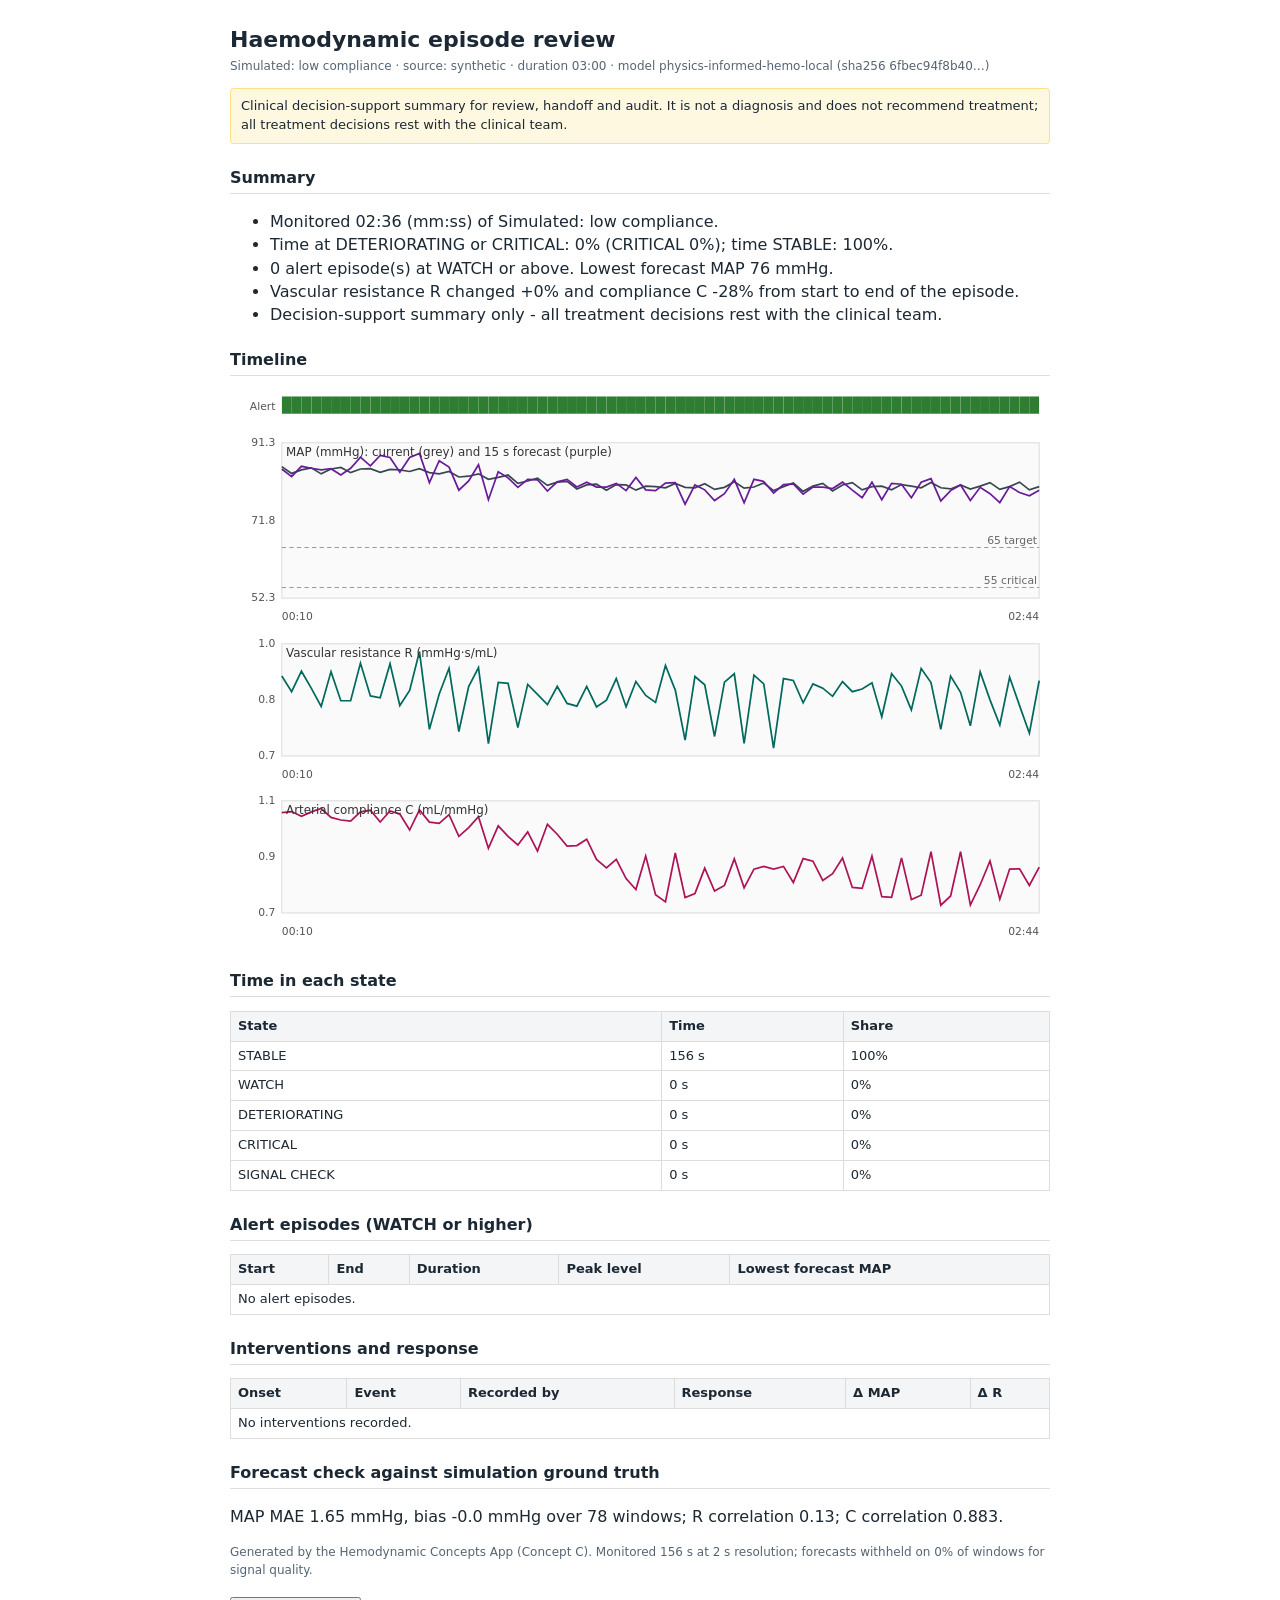
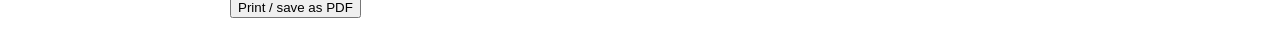
<file: site/data/review/synthetic_830/report.html>
<!doctype html><html lang="en"><head><meta charset="utf-8">
<title>Episode review - Simulated: low compliance</title>
<style>
body{font-family:system-ui,-apple-system,Segoe UI,Roboto,sans-serif;color:#1c2833;max-width:820px;margin:24px auto;padding:0 16px;line-height:1.45}
h1{font-size:22px;margin-bottom:2px} h2{font-size:16px;margin-top:22px;border-bottom:1px solid #ddd;padding-bottom:4px}
table{border-collapse:collapse;width:100%;font-size:13px} th,td{border:1px solid #ddd;padding:5px 7px;text-align:left}
th{background:#f3f5f7} .meta{color:#566573;font-size:12px} .banner{background:#fff8e1;border:1px solid #ffe082;padding:8px 10px;font-size:13px;border-radius:4px}
@media print{.noprint{display:none}}
</style></head><body>
<h1>Haemodynamic episode review</h1>
<div class="meta">Simulated: low compliance · source: synthetic · duration 03:00 ·
model physics-informed-hemo-local (sha256 6fbec94f8b40…)</div>
<p class="banner">Clinical decision-support summary for review, handoff and audit. It is not a diagnosis and does not
recommend treatment; all treatment decisions rest with the clinical team.</p>
<h2>Summary</h2><ul><li>Monitored 02:36 (mm:ss) of Simulated: low compliance.</li><li>Time at DETERIORATING or CRITICAL: 0% (CRITICAL 0%); time STABLE: 100%.</li><li>0 alert episode(s) at WATCH or above. Lowest forecast MAP 76 mmHg.</li><li>Vascular resistance R changed +0% and compliance C -28% from start to end of the episode.</li><li>Decision-support summary only - all treatment decisions rest with the clinical team.</li></ul>
<h2>Timeline</h2><svg viewBox="0 0 760 34" width="100%" role="img" aria-label="Alert level timeline"><rect x="48.0" y="6" width="9.1" height="16" fill="#2e7d32"/><rect x="57.1" y="6" width="9.1" height="16" fill="#2e7d32"/><rect x="66.2" y="6" width="9.1" height="16" fill="#2e7d32"/><rect x="75.4" y="6" width="9.1" height="16" fill="#2e7d32"/><rect x="84.5" y="6" width="9.1" height="16" fill="#2e7d32"/><rect x="93.6" y="6" width="9.1" height="16" fill="#2e7d32"/><rect x="102.7" y="6" width="9.1" height="16" fill="#2e7d32"/><rect x="111.8" y="6" width="9.1" height="16" fill="#2e7d32"/><rect x="120.9" y="6" width="9.1" height="16" fill="#2e7d32"/><rect x="130.1" y="6" width="9.1" height="16" fill="#2e7d32"/><rect x="139.2" y="6" width="9.1" height="16" fill="#2e7d32"/><rect x="148.3" y="6" width="9.1" height="16" fill="#2e7d32"/><rect x="157.4" y="6" width="9.1" height="16" fill="#2e7d32"/><rect x="166.5" y="6" width="9.1" height="16" fill="#2e7d32"/><rect x="175.6" y="6" width="9.1" height="16" fill="#2e7d32"/><rect x="184.8" y="6" width="9.1" height="16" fill="#2e7d32"/><rect x="193.9" y="6" width="9.1" height="16" fill="#2e7d32"/><rect x="203.0" y="6" width="9.1" height="16" fill="#2e7d32"/><rect x="212.1" y="6" width="9.1" height="16" fill="#2e7d32"/><rect x="221.2" y="6" width="9.1" height="16" fill="#2e7d32"/><rect x="230.3" y="6" width="9.1" height="16" fill="#2e7d32"/><rect x="239.5" y="6" width="9.1" height="16" fill="#2e7d32"/><rect x="248.6" y="6" width="9.1" height="16" fill="#2e7d32"/><rect x="257.7" y="6" width="9.1" height="16" fill="#2e7d32"/><rect x="266.8" y="6" width="9.1" height="16" fill="#2e7d32"/><rect x="275.9" y="6" width="9.1" height="16" fill="#2e7d32"/><rect x="285.0" y="6" width="9.1" height="16" fill="#2e7d32"/><rect x="294.2" y="6" width="9.1" height="16" fill="#2e7d32"/><rect x="303.3" y="6" width="9.1" height="16" fill="#2e7d32"/><rect x="312.4" y="6" width="9.1" height="16" fill="#2e7d32"/><rect x="321.5" y="6" width="9.1" height="16" fill="#2e7d32"/><rect x="330.6" y="6" width="9.1" height="16" fill="#2e7d32"/><rect x="339.7" y="6" width="9.1" height="16" fill="#2e7d32"/><rect x="348.9" y="6" width="9.1" height="16" fill="#2e7d32"/><rect x="358.0" y="6" width="9.1" height="16" fill="#2e7d32"/><rect x="367.1" y="6" width="9.1" height="16" fill="#2e7d32"/><rect x="376.2" y="6" width="9.1" height="16" fill="#2e7d32"/><rect x="385.3" y="6" width="9.1" height="16" fill="#2e7d32"/><rect x="394.4" y="6" width="9.1" height="16" fill="#2e7d32"/><rect x="403.6" y="6" width="9.1" height="16" fill="#2e7d32"/><rect x="412.7" y="6" width="9.1" height="16" fill="#2e7d32"/><rect x="421.8" y="6" width="9.1" height="16" fill="#2e7d32"/><rect x="430.9" y="6" width="9.1" height="16" fill="#2e7d32"/><rect x="440.0" y="6" width="9.1" height="16" fill="#2e7d32"/><rect x="449.1" y="6" width="9.1" height="16" fill="#2e7d32"/><rect x="458.3" y="6" width="9.1" height="16" fill="#2e7d32"/><rect x="467.4" y="6" width="9.1" height="16" fill="#2e7d32"/><rect x="476.5" y="6" width="9.1" height="16" fill="#2e7d32"/><rect x="485.6" y="6" width="9.1" height="16" fill="#2e7d32"/><rect x="494.7" y="6" width="9.1" height="16" fill="#2e7d32"/><rect x="503.8" y="6" width="9.1" height="16" fill="#2e7d32"/><rect x="513.0" y="6" width="9.1" height="16" fill="#2e7d32"/><rect x="522.1" y="6" width="9.1" height="16" fill="#2e7d32"/><rect x="531.2" y="6" width="9.1" height="16" fill="#2e7d32"/><rect x="540.3" y="6" width="9.1" height="16" fill="#2e7d32"/><rect x="549.4" y="6" width="9.1" height="16" fill="#2e7d32"/><rect x="558.5" y="6" width="9.1" height="16" fill="#2e7d32"/><rect x="567.7" y="6" width="9.1" height="16" fill="#2e7d32"/><rect x="576.8" y="6" width="9.1" height="16" fill="#2e7d32"/><rect x="585.9" y="6" width="9.1" height="16" fill="#2e7d32"/><rect x="595.0" y="6" width="9.1" height="16" fill="#2e7d32"/><rect x="604.1" y="6" width="9.1" height="16" fill="#2e7d32"/><rect x="613.2" y="6" width="9.1" height="16" fill="#2e7d32"/><rect x="622.4" y="6" width="9.1" height="16" fill="#2e7d32"/><rect x="631.5" y="6" width="9.1" height="16" fill="#2e7d32"/><rect x="640.6" y="6" width="9.1" height="16" fill="#2e7d32"/><rect x="649.7" y="6" width="9.1" height="16" fill="#2e7d32"/><rect x="658.8" y="6" width="9.1" height="16" fill="#2e7d32"/><rect x="667.9" y="6" width="9.1" height="16" fill="#2e7d32"/><rect x="677.1" y="6" width="9.1" height="16" fill="#2e7d32"/><rect x="686.2" y="6" width="9.1" height="16" fill="#2e7d32"/><rect x="695.3" y="6" width="9.1" height="16" fill="#2e7d32"/><rect x="704.4" y="6" width="9.1" height="16" fill="#2e7d32"/><rect x="713.5" y="6" width="9.1" height="16" fill="#2e7d32"/><rect x="722.6" y="6" width="9.1" height="16" fill="#2e7d32"/><rect x="731.8" y="6" width="9.1" height="16" fill="#2e7d32"/><rect x="740.9" y="6" width="9.1" height="16" fill="#2e7d32"/><text x="42" y="19" font-size="10" text-anchor="end" fill="#555">Alert</text></svg><svg viewBox="0 0 760 180" width="100%" role="img" aria-label="MAP (mmHg): current (grey) and 15 s forecast (purple)"><rect x="48" y="10" width="702" height="144" fill="#fafafa" stroke="#ddd"/><line x1="48" x2="750" y1="107.1" y2="107.1" stroke="#999" stroke-dasharray="4 3"/><text x="748" y="104.1" font-size="10" text-anchor="end" fill="#666">65 target</text><line x1="48" x2="750" y1="144.1" y2="144.1" stroke="#999" stroke-dasharray="4 3"/><text x="748" y="141.1" font-size="10" text-anchor="end" fill="#666">55 critical</text><polyline fill="none" stroke="#37474f" stroke-width="1.6" points="48.0,32.1 57.1,38.4 66.2,35.1 75.4,33.2 84.5,38.8 93.6,34.3 102.7,32.9 111.8,37.7 120.9,34.3 130.1,34.0 139.2,37.3 148.3,34.7 157.4,35.1 166.5,36.6 175.6,34.0 184.8,37.7 193.9,38.8 203.0,36.6 212.1,41.7 221.2,41.0 230.3,38.8 239.5,43.9 248.6,42.1 257.7,39.9 266.8,47.6 275.9,45.4 285.0,42.8 294.2,49.5 303.3,46.5 312.4,45.8 321.5,52.8 330.6,49.1 339.7,48.4 348.9,53.9 358.0,48.7 367.1,49.1 376.2,53.9 385.3,50.2 394.4,50.6 403.6,51.7 412.7,47.6 421.8,51.3 430.9,51.7 440.0,48.0 449.1,53.2 458.3,51.3 467.4,46.2 476.5,52.1 485.6,51.0 494.7,47.3 503.8,54.3 513.0,50.6 522.1,47.3 531.2,55.0 540.3,50.2 549.4,47.6 558.5,54.7 567.7,49.1 576.8,46.9 585.9,53.6 595.0,50.6 604.1,50.2 613.2,53.6 622.4,48.7 631.5,50.2 640.6,51.7 649.7,46.9 658.8,51.7 667.9,52.8 677.1,49.1 686.2,52.8 695.3,50.2 704.4,46.9 713.5,53.2 722.6,50.6 731.8,46.5 740.9,53.6 750.0,50.6"/><polyline fill="none" stroke="#6a1b9a" stroke-width="1.6" points="48.0,34.3 57.1,41.4 66.2,31.8 75.4,33.6 84.5,35.1 93.6,34.0 102.7,39.9 111.8,33.6 120.9,23.3 130.1,31.4 139.2,21.8 148.3,23.6 157.4,37.3 166.5,23.6 175.6,19.9 184.8,46.9 193.9,26.6 203.0,32.5 212.1,53.9 221.2,45.4 230.3,30.3 239.5,62.8 248.6,36.9 257.7,42.5 266.8,51.3 275.9,43.9 285.0,44.3 294.2,54.7 303.3,46.2 312.4,43.9 321.5,51.0 330.6,46.5 339.7,51.0 348.9,51.0 358.0,47.6 367.1,54.3 376.2,42.1 385.3,53.6 394.4,54.3 403.6,47.3 412.7,46.9 421.8,66.9 430.9,49.1 440.0,53.6 449.1,63.5 458.3,57.2 467.4,43.9 476.5,65.7 485.6,43.9 494.7,45.8 503.8,56.5 513.0,48.7 522.1,48.0 531.2,57.6 540.3,51.0 549.4,51.0 558.5,52.4 567.7,46.5 576.8,53.9 585.9,60.9 595.0,46.5 604.1,62.8 613.2,47.6 622.4,48.4 631.5,60.9 640.6,46.5 649.7,43.2 658.8,63.9 667.9,54.3 677.1,49.1 686.2,63.5 695.3,51.3 704.4,57.2 713.5,65.4 722.6,50.6 731.8,56.1 740.9,59.1 750.0,53.9"/><text x="42" y="157.0" font-size="10" text-anchor="end" fill="#555">52.3</text><text x="42" y="85.0" font-size="10" text-anchor="end" fill="#555">71.8</text><text x="42" y="13.0" font-size="10" text-anchor="end" fill="#555">91.3</text><text x="48" y="174" font-size="10" fill="#555">00:10</text><text x="750" y="174" font-size="10" text-anchor="end" fill="#555">02:44</text><text x="52" y="22" font-size="11" fill="#333">MAP (mmHg): current (grey) and 15 s forecast (purple)</text></svg><svg viewBox="0 0 760 140" width="100%" role="img" aria-label="Vascular resistance R (mmHg·s/mL)"><rect x="48" y="10" width="702" height="104" fill="#fafafa" stroke="#ddd"/><polyline fill="none" stroke="#00695c" stroke-width="1.6" points="48.0,39.8 57.1,54.4 66.2,35.4 75.4,51.3 84.5,68.0 93.6,35.8 102.7,62.8 111.8,62.8 120.9,27.9 130.1,58.3 139.2,60.0 148.3,28.4 157.4,67.2 166.5,53.3 175.6,17.2 184.8,89.3 193.9,56.6 203.0,32.7 212.1,91.3 221.2,49.6 230.3,32.1 239.5,102.5 248.6,45.8 257.7,46.7 266.8,87.7 275.9,47.6 285.0,56.8 294.2,66.4 303.3,49.4 312.4,65.3 321.5,67.8 330.6,49.5 339.7,68.5 348.9,62.3 358.0,42.2 367.1,68.4 376.2,45.0 385.3,57.9 394.4,64.3 403.6,30.1 412.7,52.9 421.8,99.3 430.9,40.3 440.0,48.0 449.1,95.9 458.3,45.6 467.4,37.8 476.5,102.3 485.6,39.1 494.7,47.1 503.8,106.8 513.0,42.3 522.1,44.0 531.2,64.7 540.3,47.2 549.4,51.1 558.5,58.7 567.7,45.0 576.8,54.4 585.9,51.9 595.0,46.2 604.1,77.6 613.2,37.8 622.4,49.2 631.5,71.3 640.6,32.9 649.7,45.9 658.8,89.3 667.9,40.0 677.1,55.0 686.2,86.0 695.3,36.0 704.4,62.0 713.5,85.3 722.6,41.0 731.8,67.3 740.9,92.9 750.0,44.1"/><text x="42" y="117.0" font-size="10" text-anchor="end" fill="#555">0.7</text><text x="42" y="65.0" font-size="10" text-anchor="end" fill="#555">0.8</text><text x="42" y="13.0" font-size="10" text-anchor="end" fill="#555">1.0</text><text x="48" y="134" font-size="10" fill="#555">00:10</text><text x="750" y="134" font-size="10" text-anchor="end" fill="#555">02:44</text><text x="52" y="22" font-size="11" fill="#333">Vascular resistance R (mmHg·s/mL)</text></svg><svg viewBox="0 0 760 140" width="100%" role="img" aria-label="Arterial compliance C (mL/mmHg)"><rect x="48" y="10" width="702" height="104" fill="#fafafa" stroke="#ddd"/><polyline fill="none" stroke="#ad1457" stroke-width="1.6" points="48.0,20.9 57.1,20.0 66.2,24.4 75.4,20.3 84.5,17.2 93.6,25.4 102.7,27.8 111.8,28.8 120.9,20.2 130.1,18.8 139.2,29.7 148.3,19.4 157.4,22.3 166.5,37.1 175.6,18.5 184.8,29.8 193.9,30.9 203.0,22.8 212.1,43.0 221.2,34.9 230.3,24.7 239.5,54.0 248.6,33.2 257.7,42.9 266.8,50.9 275.9,38.9 285.0,56.7 294.2,31.8 303.3,41.0 312.4,52.0 321.5,51.5 330.6,45.6 339.7,64.4 348.9,72.2 358.0,64.3 367.1,82.1 376.2,92.2 385.3,61.1 394.4,97.0 403.6,103.7 412.7,58.4 421.8,99.6 430.9,95.9 440.0,72.4 449.1,93.7 458.3,88.4 467.4,63.8 476.5,90.7 485.6,73.4 494.7,70.9 503.8,73.3 513.0,70.8 522.1,85.8 531.2,63.6 540.3,66.0 549.4,83.8 558.5,77.5 567.7,63.1 576.8,90.3 585.9,91.2 595.0,61.3 604.1,98.9 613.2,99.4 622.4,62.9 631.5,101.5 640.6,97.5 649.7,57.2 658.8,106.8 667.9,98.2 677.1,57.2 686.2,106.6 695.3,87.8 704.4,65.8 713.5,101.2 722.6,73.3 731.8,73.1 740.9,88.5 750.0,71.4"/><text x="42" y="117.0" font-size="10" text-anchor="end" fill="#555">0.7</text><text x="42" y="65.0" font-size="10" text-anchor="end" fill="#555">0.9</text><text x="42" y="13.0" font-size="10" text-anchor="end" fill="#555">1.1</text><text x="48" y="134" font-size="10" fill="#555">00:10</text><text x="750" y="134" font-size="10" text-anchor="end" fill="#555">02:44</text><text x="52" y="22" font-size="11" fill="#333">Arterial compliance C (mL/mmHg)</text></svg>
<h2>Time in each state</h2><table><tr><th>State</th><th>Time</th><th>Share</th></tr><tr><td>STABLE</td><td>156 s</td><td>100%</td></tr><tr><td>WATCH</td><td>0 s</td><td>0%</td></tr><tr><td>DETERIORATING</td><td>0 s</td><td>0%</td></tr><tr><td>CRITICAL</td><td>0 s</td><td>0%</td></tr><tr><td>SIGNAL CHECK</td><td>0 s</td><td>0%</td></tr></table>
<h2>Alert episodes (WATCH or higher)</h2><table><tr><th>Start</th><th>End</th><th>Duration</th><th>Peak level</th>
<th>Lowest forecast MAP</th></tr><tr><td colspan="5">No alert episodes.</td></tr></table>
<h2>Interventions and response</h2><table><tr><th>Onset</th><th>Event</th><th>Recorded by</th><th>Response</th>
<th>&Delta; MAP</th><th>&Delta; R</th></tr><tr><td colspan="6">No interventions recorded.</td></tr></table>
<h2>Forecast check against simulation ground truth</h2><p>MAP MAE 1.65 mmHg, bias -0.0 mmHg over 78 windows; R correlation 0.13; C correlation 0.883.</p>
<p class="meta">Generated by the Hemodynamic Concepts App (Concept C). Monitored 156 s at
2 s resolution; forecasts withheld on 0% of windows for signal quality.</p>
<p class="noprint"><button onclick="window.print()">Print / save as PDF</button></p>
</body></html>
</file>
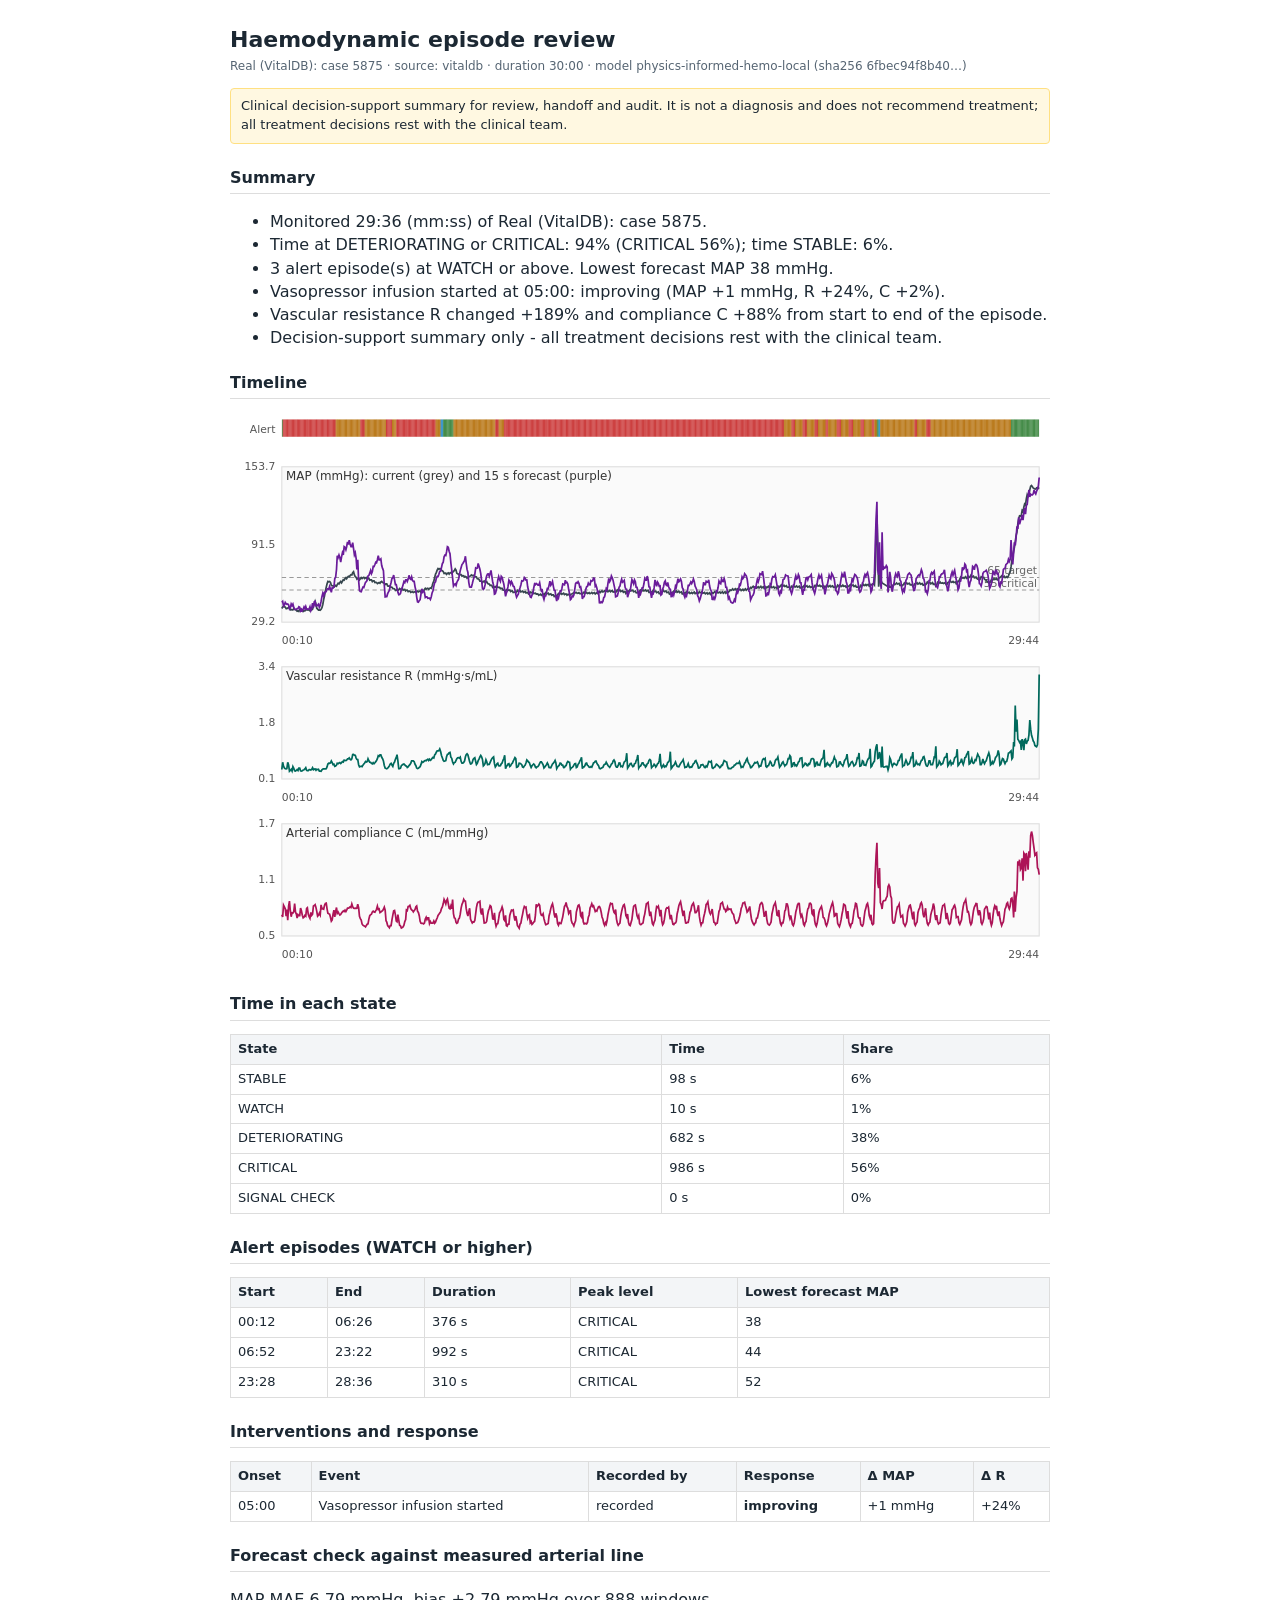
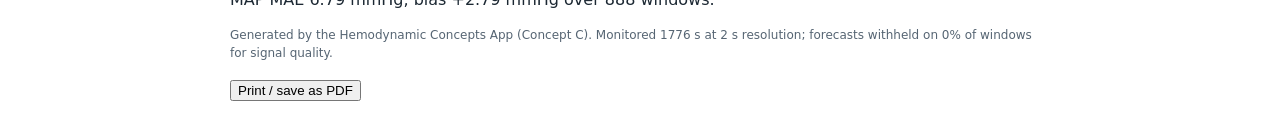
<file: site/data/review/vitaldb_5875/report.html>
<!doctype html><html lang="en"><head><meta charset="utf-8">
<title>Episode review - Real (VitalDB): case 5875</title>
<style>
body{font-family:system-ui,-apple-system,Segoe UI,Roboto,sans-serif;color:#1c2833;max-width:820px;margin:24px auto;padding:0 16px;line-height:1.45}
h1{font-size:22px;margin-bottom:2px} h2{font-size:16px;margin-top:22px;border-bottom:1px solid #ddd;padding-bottom:4px}
table{border-collapse:collapse;width:100%;font-size:13px} th,td{border:1px solid #ddd;padding:5px 7px;text-align:left}
th{background:#f3f5f7} .meta{color:#566573;font-size:12px} .banner{background:#fff8e1;border:1px solid #ffe082;padding:8px 10px;font-size:13px;border-radius:4px}
@media print{.noprint{display:none}}
</style></head><body>
<h1>Haemodynamic episode review</h1>
<div class="meta">Real (VitalDB): case 5875 · source: vitaldb · duration 30:00 ·
model physics-informed-hemo-local (sha256 6fbec94f8b40…)</div>
<p class="banner">Clinical decision-support summary for review, handoff and audit. It is not a diagnosis and does not
recommend treatment; all treatment decisions rest with the clinical team.</p>
<h2>Summary</h2><ul><li>Monitored 29:36 (mm:ss) of Real (VitalDB): case 5875.</li><li>Time at DETERIORATING or CRITICAL: 94% (CRITICAL 56%); time STABLE: 6%.</li><li>3 alert episode(s) at WATCH or above. Lowest forecast MAP 38 mmHg.</li><li>Vasopressor infusion started at 05:00: improving (MAP +1 mmHg, R +24%, C +2%).</li><li>Vascular resistance R changed +189% and compliance C +88% from start to end of the episode.</li><li>Decision-support summary only - all treatment decisions rest with the clinical team.</li></ul>
<h2>Timeline</h2><svg viewBox="0 0 760 34" width="100%" role="img" aria-label="Alert level timeline"><rect x="48.0" y="6" width="0.8" height="16" fill="#2e7d32"/><rect x="48.8" y="6" width="0.8" height="16" fill="#c62828"/><rect x="49.6" y="6" width="0.8" height="16" fill="#c62828"/><rect x="50.4" y="6" width="0.8" height="16" fill="#c62828"/><rect x="51.2" y="6" width="0.8" height="16" fill="#c62828"/><rect x="52.0" y="6" width="0.8" height="16" fill="#c62828"/><rect x="52.7" y="6" width="0.8" height="16" fill="#c62828"/><rect x="53.5" y="6" width="0.8" height="16" fill="#c62828"/><rect x="54.3" y="6" width="0.8" height="16" fill="#c62828"/><rect x="55.1" y="6" width="0.8" height="16" fill="#c62828"/><rect x="55.9" y="6" width="0.8" height="16" fill="#c62828"/><rect x="56.7" y="6" width="0.8" height="16" fill="#c62828"/><rect x="57.5" y="6" width="0.8" height="16" fill="#c62828"/><rect x="58.3" y="6" width="0.8" height="16" fill="#c62828"/><rect x="59.1" y="6" width="0.8" height="16" fill="#c62828"/><rect x="59.9" y="6" width="0.8" height="16" fill="#c62828"/><rect x="60.7" y="6" width="0.8" height="16" fill="#c62828"/><rect x="61.5" y="6" width="0.8" height="16" fill="#c62828"/><rect x="62.2" y="6" width="0.8" height="16" fill="#c62828"/><rect x="63.0" y="6" width="0.8" height="16" fill="#c62828"/><rect x="63.8" y="6" width="0.8" height="16" fill="#c62828"/><rect x="64.6" y="6" width="0.8" height="16" fill="#c62828"/><rect x="65.4" y="6" width="0.8" height="16" fill="#c62828"/><rect x="66.2" y="6" width="0.8" height="16" fill="#c62828"/><rect x="67.0" y="6" width="0.8" height="16" fill="#c62828"/><rect x="67.8" y="6" width="0.8" height="16" fill="#c62828"/><rect x="68.6" y="6" width="0.8" height="16" fill="#c62828"/><rect x="69.4" y="6" width="0.8" height="16" fill="#c62828"/><rect x="70.2" y="6" width="0.8" height="16" fill="#c62828"/><rect x="71.0" y="6" width="0.8" height="16" fill="#c62828"/><rect x="71.7" y="6" width="0.8" height="16" fill="#c62828"/><rect x="72.5" y="6" width="0.8" height="16" fill="#c62828"/><rect x="73.3" y="6" width="0.8" height="16" fill="#c62828"/><rect x="74.1" y="6" width="0.8" height="16" fill="#c62828"/><rect x="74.9" y="6" width="0.8" height="16" fill="#c62828"/><rect x="75.7" y="6" width="0.8" height="16" fill="#c62828"/><rect x="76.5" y="6" width="0.8" height="16" fill="#c62828"/><rect x="77.3" y="6" width="0.8" height="16" fill="#c62828"/><rect x="78.1" y="6" width="0.8" height="16" fill="#c62828"/><rect x="78.9" y="6" width="0.8" height="16" fill="#c62828"/><rect x="79.7" y="6" width="0.8" height="16" fill="#c62828"/><rect x="80.4" y="6" width="0.8" height="16" fill="#c62828"/><rect x="81.2" y="6" width="0.8" height="16" fill="#c62828"/><rect x="82.0" y="6" width="0.8" height="16" fill="#c62828"/><rect x="82.8" y="6" width="0.8" height="16" fill="#c62828"/><rect x="83.6" y="6" width="0.8" height="16" fill="#c62828"/><rect x="84.4" y="6" width="0.8" height="16" fill="#c62828"/><rect x="85.2" y="6" width="0.8" height="16" fill="#c62828"/><rect x="86.0" y="6" width="0.8" height="16" fill="#c62828"/><rect x="86.8" y="6" width="0.8" height="16" fill="#c62828"/><rect x="87.6" y="6" width="0.8" height="16" fill="#c62828"/><rect x="88.4" y="6" width="0.8" height="16" fill="#c62828"/><rect x="89.2" y="6" width="0.8" height="16" fill="#c62828"/><rect x="89.9" y="6" width="0.8" height="16" fill="#c62828"/><rect x="90.7" y="6" width="0.8" height="16" fill="#c62828"/><rect x="91.5" y="6" width="0.8" height="16" fill="#c62828"/><rect x="92.3" y="6" width="0.8" height="16" fill="#c62828"/><rect x="93.1" y="6" width="0.8" height="16" fill="#c62828"/><rect x="93.9" y="6" width="0.8" height="16" fill="#c62828"/><rect x="94.7" y="6" width="0.8" height="16" fill="#c62828"/><rect x="95.5" y="6" width="0.8" height="16" fill="#c62828"/><rect x="96.3" y="6" width="0.8" height="16" fill="#c62828"/><rect x="97.1" y="6" width="0.8" height="16" fill="#c62828"/><rect x="97.9" y="6" width="0.8" height="16" fill="#b26a00"/><rect x="98.7" y="6" width="0.8" height="16" fill="#b26a00"/><rect x="99.4" y="6" width="0.8" height="16" fill="#b26a00"/><rect x="100.2" y="6" width="0.8" height="16" fill="#b26a00"/><rect x="101.0" y="6" width="0.8" height="16" fill="#b26a00"/><rect x="101.8" y="6" width="0.8" height="16" fill="#b26a00"/><rect x="102.6" y="6" width="0.8" height="16" fill="#b26a00"/><rect x="103.4" y="6" width="0.8" height="16" fill="#b26a00"/><rect x="104.2" y="6" width="0.8" height="16" fill="#b26a00"/><rect x="105.0" y="6" width="0.8" height="16" fill="#b26a00"/><rect x="105.8" y="6" width="0.8" height="16" fill="#b26a00"/><rect x="106.6" y="6" width="0.8" height="16" fill="#b26a00"/><rect x="107.4" y="6" width="0.8" height="16" fill="#b26a00"/><rect x="108.1" y="6" width="0.8" height="16" fill="#b26a00"/><rect x="108.9" y="6" width="0.8" height="16" fill="#b26a00"/><rect x="109.7" y="6" width="0.8" height="16" fill="#b26a00"/><rect x="110.5" y="6" width="0.8" height="16" fill="#b26a00"/><rect x="111.3" y="6" width="0.8" height="16" fill="#b26a00"/><rect x="112.1" y="6" width="0.8" height="16" fill="#b26a00"/><rect x="112.9" y="6" width="0.8" height="16" fill="#b26a00"/><rect x="113.7" y="6" width="0.8" height="16" fill="#b26a00"/><rect x="114.5" y="6" width="0.8" height="16" fill="#b26a00"/><rect x="115.3" y="6" width="0.8" height="16" fill="#b26a00"/><rect x="116.1" y="6" width="0.8" height="16" fill="#b26a00"/><rect x="116.9" y="6" width="0.8" height="16" fill="#b26a00"/><rect x="117.6" y="6" width="0.8" height="16" fill="#b26a00"/><rect x="118.4" y="6" width="0.8" height="16" fill="#b26a00"/><rect x="119.2" y="6" width="0.8" height="16" fill="#b26a00"/><rect x="120.0" y="6" width="0.8" height="16" fill="#b26a00"/><rect x="120.8" y="6" width="0.8" height="16" fill="#c62828"/><rect x="121.6" y="6" width="0.8" height="16" fill="#c62828"/><rect x="122.4" y="6" width="0.8" height="16" fill="#c62828"/><rect x="123.2" y="6" width="0.8" height="16" fill="#c62828"/><rect x="124.0" y="6" width="0.8" height="16" fill="#c62828"/><rect x="124.8" y="6" width="0.8" height="16" fill="#b26a00"/><rect x="125.6" y="6" width="0.8" height="16" fill="#b26a00"/><rect x="126.4" y="6" width="0.8" height="16" fill="#b26a00"/><rect x="127.1" y="6" width="0.8" height="16" fill="#b26a00"/><rect x="127.9" y="6" width="0.8" height="16" fill="#b26a00"/><rect x="128.7" y="6" width="0.8" height="16" fill="#b26a00"/><rect x="129.5" y="6" width="0.8" height="16" fill="#b26a00"/><rect x="130.3" y="6" width="0.8" height="16" fill="#b26a00"/><rect x="131.1" y="6" width="0.8" height="16" fill="#b26a00"/><rect x="131.9" y="6" width="0.8" height="16" fill="#b26a00"/><rect x="132.7" y="6" width="0.8" height="16" fill="#b26a00"/><rect x="133.5" y="6" width="0.8" height="16" fill="#b26a00"/><rect x="134.3" y="6" width="0.8" height="16" fill="#b26a00"/><rect x="135.1" y="6" width="0.8" height="16" fill="#b26a00"/><rect x="135.8" y="6" width="0.8" height="16" fill="#b26a00"/><rect x="136.6" y="6" width="0.8" height="16" fill="#b26a00"/><rect x="137.4" y="6" width="0.8" height="16" fill="#b26a00"/><rect x="138.2" y="6" width="0.8" height="16" fill="#b26a00"/><rect x="139.0" y="6" width="0.8" height="16" fill="#b26a00"/><rect x="139.8" y="6" width="0.8" height="16" fill="#b26a00"/><rect x="140.6" y="6" width="0.8" height="16" fill="#b26a00"/><rect x="141.4" y="6" width="0.8" height="16" fill="#b26a00"/><rect x="142.2" y="6" width="0.8" height="16" fill="#b26a00"/><rect x="143.0" y="6" width="0.8" height="16" fill="#b26a00"/><rect x="143.8" y="6" width="0.8" height="16" fill="#b26a00"/><rect x="144.6" y="6" width="0.8" height="16" fill="#c62828"/><rect x="145.3" y="6" width="0.8" height="16" fill="#c62828"/><rect x="146.1" y="6" width="0.8" height="16" fill="#c62828"/><rect x="146.9" y="6" width="0.8" height="16" fill="#c62828"/><rect x="147.7" y="6" width="0.8" height="16" fill="#c62828"/><rect x="148.5" y="6" width="0.8" height="16" fill="#c62828"/><rect x="149.3" y="6" width="0.8" height="16" fill="#c62828"/><rect x="150.1" y="6" width="0.8" height="16" fill="#b26a00"/><rect x="150.9" y="6" width="0.8" height="16" fill="#b26a00"/><rect x="151.7" y="6" width="0.8" height="16" fill="#b26a00"/><rect x="152.5" y="6" width="0.8" height="16" fill="#b26a00"/><rect x="153.3" y="6" width="0.8" height="16" fill="#b26a00"/><rect x="154.1" y="6" width="0.8" height="16" fill="#c62828"/><rect x="154.8" y="6" width="0.8" height="16" fill="#c62828"/><rect x="155.6" y="6" width="0.8" height="16" fill="#c62828"/><rect x="156.4" y="6" width="0.8" height="16" fill="#c62828"/><rect x="157.2" y="6" width="0.8" height="16" fill="#c62828"/><rect x="158.0" y="6" width="0.8" height="16" fill="#c62828"/><rect x="158.8" y="6" width="0.8" height="16" fill="#c62828"/><rect x="159.6" y="6" width="0.8" height="16" fill="#c62828"/><rect x="160.4" y="6" width="0.8" height="16" fill="#c62828"/><rect x="161.2" y="6" width="0.8" height="16" fill="#c62828"/><rect x="162.0" y="6" width="0.8" height="16" fill="#c62828"/><rect x="162.8" y="6" width="0.8" height="16" fill="#c62828"/><rect x="163.5" y="6" width="0.8" height="16" fill="#c62828"/><rect x="164.3" y="6" width="0.8" height="16" fill="#c62828"/><rect x="165.1" y="6" width="0.8" height="16" fill="#c62828"/><rect x="165.9" y="6" width="0.8" height="16" fill="#c62828"/><rect x="166.7" y="6" width="0.8" height="16" fill="#c62828"/><rect x="167.5" y="6" width="0.8" height="16" fill="#c62828"/><rect x="168.3" y="6" width="0.8" height="16" fill="#c62828"/><rect x="169.1" y="6" width="0.8" height="16" fill="#c62828"/><rect x="169.9" y="6" width="0.8" height="16" fill="#c62828"/><rect x="170.7" y="6" width="0.8" height="16" fill="#c62828"/><rect x="171.5" y="6" width="0.8" height="16" fill="#c62828"/><rect x="172.3" y="6" width="0.8" height="16" fill="#c62828"/><rect x="173.0" y="6" width="0.8" height="16" fill="#c62828"/><rect x="173.8" y="6" width="0.8" height="16" fill="#c62828"/><rect x="174.6" y="6" width="0.8" height="16" fill="#c62828"/><rect x="175.4" y="6" width="0.8" height="16" fill="#c62828"/><rect x="176.2" y="6" width="0.8" height="16" fill="#c62828"/><rect x="177.0" y="6" width="0.8" height="16" fill="#c62828"/><rect x="177.8" y="6" width="0.8" height="16" fill="#c62828"/><rect x="178.6" y="6" width="0.8" height="16" fill="#c62828"/><rect x="179.4" y="6" width="0.8" height="16" fill="#c62828"/><rect x="180.2" y="6" width="0.8" height="16" fill="#c62828"/><rect x="181.0" y="6" width="0.8" height="16" fill="#c62828"/><rect x="181.8" y="6" width="0.8" height="16" fill="#c62828"/><rect x="182.5" y="6" width="0.8" height="16" fill="#c62828"/><rect x="183.3" y="6" width="0.8" height="16" fill="#c62828"/><rect x="184.1" y="6" width="0.8" height="16" fill="#c62828"/><rect x="184.9" y="6" width="0.8" height="16" fill="#c62828"/><rect x="185.7" y="6" width="0.8" height="16" fill="#c62828"/><rect x="186.5" y="6" width="0.8" height="16" fill="#c62828"/><rect x="187.3" y="6" width="0.8" height="16" fill="#c62828"/><rect x="188.1" y="6" width="0.8" height="16" fill="#c62828"/><rect x="188.9" y="6" width="0.8" height="16" fill="#c62828"/><rect x="189.7" y="6" width="0.8" height="16" fill="#c62828"/><rect x="190.5" y="6" width="0.8" height="16" fill="#b26a00"/><rect x="191.2" y="6" width="0.8" height="16" fill="#b26a00"/><rect x="192.0" y="6" width="0.8" height="16" fill="#b26a00"/><rect x="192.8" y="6" width="0.8" height="16" fill="#b26a00"/><rect x="193.6" y="6" width="0.8" height="16" fill="#b26a00"/><rect x="194.4" y="6" width="0.8" height="16" fill="#b26a00"/><rect x="195.2" y="6" width="0.8" height="16" fill="#0277bd"/><rect x="196.0" y="6" width="0.8" height="16" fill="#0277bd"/><rect x="196.8" y="6" width="0.8" height="16" fill="#0277bd"/><rect x="197.6" y="6" width="0.8" height="16" fill="#2e7d32"/><rect x="198.4" y="6" width="0.8" height="16" fill="#2e7d32"/><rect x="199.2" y="6" width="0.8" height="16" fill="#2e7d32"/><rect x="200.0" y="6" width="0.8" height="16" fill="#2e7d32"/><rect x="200.7" y="6" width="0.8" height="16" fill="#2e7d32"/><rect x="201.5" y="6" width="0.8" height="16" fill="#2e7d32"/><rect x="202.3" y="6" width="0.8" height="16" fill="#2e7d32"/><rect x="203.1" y="6" width="0.8" height="16" fill="#2e7d32"/><rect x="203.9" y="6" width="0.8" height="16" fill="#2e7d32"/><rect x="204.7" y="6" width="0.8" height="16" fill="#2e7d32"/><rect x="205.5" y="6" width="0.8" height="16" fill="#2e7d32"/><rect x="206.3" y="6" width="0.8" height="16" fill="#2e7d32"/><rect x="207.1" y="6" width="0.8" height="16" fill="#b26a00"/><rect x="207.9" y="6" width="0.8" height="16" fill="#b26a00"/><rect x="208.7" y="6" width="0.8" height="16" fill="#b26a00"/><rect x="209.5" y="6" width="0.8" height="16" fill="#b26a00"/><rect x="210.2" y="6" width="0.8" height="16" fill="#b26a00"/><rect x="211.0" y="6" width="0.8" height="16" fill="#b26a00"/><rect x="211.8" y="6" width="0.8" height="16" fill="#b26a00"/><rect x="212.6" y="6" width="0.8" height="16" fill="#b26a00"/><rect x="213.4" y="6" width="0.8" height="16" fill="#b26a00"/><rect x="214.2" y="6" width="0.8" height="16" fill="#b26a00"/><rect x="215.0" y="6" width="0.8" height="16" fill="#b26a00"/><rect x="215.8" y="6" width="0.8" height="16" fill="#b26a00"/><rect x="216.6" y="6" width="0.8" height="16" fill="#b26a00"/><rect x="217.4" y="6" width="0.8" height="16" fill="#b26a00"/><rect x="218.2" y="6" width="0.8" height="16" fill="#b26a00"/><rect x="218.9" y="6" width="0.8" height="16" fill="#b26a00"/><rect x="219.7" y="6" width="0.8" height="16" fill="#b26a00"/><rect x="220.5" y="6" width="0.8" height="16" fill="#b26a00"/><rect x="221.3" y="6" width="0.8" height="16" fill="#b26a00"/><rect x="222.1" y="6" width="0.8" height="16" fill="#b26a00"/><rect x="222.9" y="6" width="0.8" height="16" fill="#b26a00"/><rect x="223.7" y="6" width="0.8" height="16" fill="#b26a00"/><rect x="224.5" y="6" width="0.8" height="16" fill="#b26a00"/><rect x="225.3" y="6" width="0.8" height="16" fill="#b26a00"/><rect x="226.1" y="6" width="0.8" height="16" fill="#b26a00"/><rect x="226.9" y="6" width="0.8" height="16" fill="#b26a00"/><rect x="227.7" y="6" width="0.8" height="16" fill="#b26a00"/><rect x="228.4" y="6" width="0.8" height="16" fill="#b26a00"/><rect x="229.2" y="6" width="0.8" height="16" fill="#b26a00"/><rect x="230.0" y="6" width="0.8" height="16" fill="#b26a00"/><rect x="230.8" y="6" width="0.8" height="16" fill="#b26a00"/><rect x="231.6" y="6" width="0.8" height="16" fill="#b26a00"/><rect x="232.4" y="6" width="0.8" height="16" fill="#b26a00"/><rect x="233.2" y="6" width="0.8" height="16" fill="#b26a00"/><rect x="234.0" y="6" width="0.8" height="16" fill="#b26a00"/><rect x="234.8" y="6" width="0.8" height="16" fill="#b26a00"/><rect x="235.6" y="6" width="0.8" height="16" fill="#b26a00"/><rect x="236.4" y="6" width="0.8" height="16" fill="#b26a00"/><rect x="237.2" y="6" width="0.8" height="16" fill="#b26a00"/><rect x="237.9" y="6" width="0.8" height="16" fill="#b26a00"/><rect x="238.7" y="6" width="0.8" height="16" fill="#b26a00"/><rect x="239.5" y="6" width="0.8" height="16" fill="#b26a00"/><rect x="240.3" y="6" width="0.8" height="16" fill="#b26a00"/><rect x="241.1" y="6" width="0.8" height="16" fill="#b26a00"/><rect x="241.9" y="6" width="0.8" height="16" fill="#b26a00"/><rect x="242.7" y="6" width="0.8" height="16" fill="#b26a00"/><rect x="243.5" y="6" width="0.8" height="16" fill="#b26a00"/><rect x="244.3" y="6" width="0.8" height="16" fill="#b26a00"/><rect x="245.1" y="6" width="0.8" height="16" fill="#b26a00"/><rect x="245.9" y="6" width="0.8" height="16" fill="#c62828"/><rect x="246.6" y="6" width="0.8" height="16" fill="#c62828"/><rect x="247.4" y="6" width="0.8" height="16" fill="#c62828"/><rect x="248.2" y="6" width="0.8" height="16" fill="#c62828"/><rect x="249.0" y="6" width="0.8" height="16" fill="#b26a00"/><rect x="249.8" y="6" width="0.8" height="16" fill="#b26a00"/><rect x="250.6" y="6" width="0.8" height="16" fill="#b26a00"/><rect x="251.4" y="6" width="0.8" height="16" fill="#b26a00"/><rect x="252.2" y="6" width="0.8" height="16" fill="#b26a00"/><rect x="253.0" y="6" width="0.8" height="16" fill="#b26a00"/><rect x="253.8" y="6" width="0.8" height="16" fill="#c62828"/><rect x="254.6" y="6" width="0.8" height="16" fill="#c62828"/><rect x="255.4" y="6" width="0.8" height="16" fill="#c62828"/><rect x="256.1" y="6" width="0.8" height="16" fill="#c62828"/><rect x="256.9" y="6" width="0.8" height="16" fill="#c62828"/><rect x="257.7" y="6" width="0.8" height="16" fill="#c62828"/><rect x="258.5" y="6" width="0.8" height="16" fill="#c62828"/><rect x="259.3" y="6" width="0.8" height="16" fill="#c62828"/><rect x="260.1" y="6" width="0.8" height="16" fill="#c62828"/><rect x="260.9" y="6" width="0.8" height="16" fill="#c62828"/><rect x="261.7" y="6" width="0.8" height="16" fill="#c62828"/><rect x="262.5" y="6" width="0.8" height="16" fill="#c62828"/><rect x="263.3" y="6" width="0.8" height="16" fill="#c62828"/><rect x="264.1" y="6" width="0.8" height="16" fill="#c62828"/><rect x="264.9" y="6" width="0.8" height="16" fill="#c62828"/><rect x="265.6" y="6" width="0.8" height="16" fill="#c62828"/><rect x="266.4" y="6" width="0.8" height="16" fill="#c62828"/><rect x="267.2" y="6" width="0.8" height="16" fill="#c62828"/><rect x="268.0" y="6" width="0.8" height="16" fill="#c62828"/><rect x="268.8" y="6" width="0.8" height="16" fill="#c62828"/><rect x="269.6" y="6" width="0.8" height="16" fill="#c62828"/><rect x="270.4" y="6" width="0.8" height="16" fill="#c62828"/><rect x="271.2" y="6" width="0.8" height="16" fill="#c62828"/><rect x="272.0" y="6" width="0.8" height="16" fill="#c62828"/><rect x="272.8" y="6" width="0.8" height="16" fill="#c62828"/><rect x="273.6" y="6" width="0.8" height="16" fill="#c62828"/><rect x="274.3" y="6" width="0.8" height="16" fill="#c62828"/><rect x="275.1" y="6" width="0.8" height="16" fill="#c62828"/><rect x="275.9" y="6" width="0.8" height="16" fill="#c62828"/><rect x="276.7" y="6" width="0.8" height="16" fill="#c62828"/><rect x="277.5" y="6" width="0.8" height="16" fill="#c62828"/><rect x="278.3" y="6" width="0.8" height="16" fill="#c62828"/><rect x="279.1" y="6" width="0.8" height="16" fill="#c62828"/><rect x="279.9" y="6" width="0.8" height="16" fill="#c62828"/><rect x="280.7" y="6" width="0.8" height="16" fill="#c62828"/><rect x="281.5" y="6" width="0.8" height="16" fill="#c62828"/><rect x="282.3" y="6" width="0.8" height="16" fill="#c62828"/><rect x="283.1" y="6" width="0.8" height="16" fill="#c62828"/><rect x="283.8" y="6" width="0.8" height="16" fill="#c62828"/><rect x="284.6" y="6" width="0.8" height="16" fill="#c62828"/><rect x="285.4" y="6" width="0.8" height="16" fill="#c62828"/><rect x="286.2" y="6" width="0.8" height="16" fill="#c62828"/><rect x="287.0" y="6" width="0.8" height="16" fill="#c62828"/><rect x="287.8" y="6" width="0.8" height="16" fill="#c62828"/><rect x="288.6" y="6" width="0.8" height="16" fill="#c62828"/><rect x="289.4" y="6" width="0.8" height="16" fill="#c62828"/><rect x="290.2" y="6" width="0.8" height="16" fill="#c62828"/><rect x="291.0" y="6" width="0.8" height="16" fill="#c62828"/><rect x="291.8" y="6" width="0.8" height="16" fill="#c62828"/><rect x="292.6" y="6" width="0.8" height="16" fill="#c62828"/><rect x="293.3" y="6" width="0.8" height="16" fill="#c62828"/><rect x="294.1" y="6" width="0.8" height="16" fill="#c62828"/><rect x="294.9" y="6" width="0.8" height="16" fill="#c62828"/><rect x="295.7" y="6" width="0.8" height="16" fill="#c62828"/><rect x="296.5" y="6" width="0.8" height="16" fill="#c62828"/><rect x="297.3" y="6" width="0.8" height="16" fill="#c62828"/><rect x="298.1" y="6" width="0.8" height="16" fill="#c62828"/><rect x="298.9" y="6" width="0.8" height="16" fill="#c62828"/><rect x="299.7" y="6" width="0.8" height="16" fill="#c62828"/><rect x="300.5" y="6" width="0.8" height="16" fill="#c62828"/><rect x="301.3" y="6" width="0.8" height="16" fill="#c62828"/><rect x="302.0" y="6" width="0.8" height="16" fill="#c62828"/><rect x="302.8" y="6" width="0.8" height="16" fill="#c62828"/><rect x="303.6" y="6" width="0.8" height="16" fill="#c62828"/><rect x="304.4" y="6" width="0.8" height="16" fill="#c62828"/><rect x="305.2" y="6" width="0.8" height="16" fill="#c62828"/><rect x="306.0" y="6" width="0.8" height="16" fill="#c62828"/><rect x="306.8" y="6" width="0.8" height="16" fill="#c62828"/><rect x="307.6" y="6" width="0.8" height="16" fill="#c62828"/><rect x="308.4" y="6" width="0.8" height="16" fill="#c62828"/><rect x="309.2" y="6" width="0.8" height="16" fill="#c62828"/><rect x="310.0" y="6" width="0.8" height="16" fill="#c62828"/><rect x="310.8" y="6" width="0.8" height="16" fill="#c62828"/><rect x="311.5" y="6" width="0.8" height="16" fill="#c62828"/><rect x="312.3" y="6" width="0.8" height="16" fill="#c62828"/><rect x="313.1" y="6" width="0.8" height="16" fill="#c62828"/><rect x="313.9" y="6" width="0.8" height="16" fill="#c62828"/><rect x="314.7" y="6" width="0.8" height="16" fill="#c62828"/><rect x="315.5" y="6" width="0.8" height="16" fill="#c62828"/><rect x="316.3" y="6" width="0.8" height="16" fill="#c62828"/><rect x="317.1" y="6" width="0.8" height="16" fill="#c62828"/><rect x="317.9" y="6" width="0.8" height="16" fill="#c62828"/><rect x="318.7" y="6" width="0.8" height="16" fill="#c62828"/><rect x="319.5" y="6" width="0.8" height="16" fill="#c62828"/><rect x="320.3" y="6" width="0.8" height="16" fill="#c62828"/><rect x="321.0" y="6" width="0.8" height="16" fill="#c62828"/><rect x="321.8" y="6" width="0.8" height="16" fill="#c62828"/><rect x="322.6" y="6" width="0.8" height="16" fill="#c62828"/><rect x="323.4" y="6" width="0.8" height="16" fill="#c62828"/><rect x="324.2" y="6" width="0.8" height="16" fill="#c62828"/><rect x="325.0" y="6" width="0.8" height="16" fill="#c62828"/><rect x="325.8" y="6" width="0.8" height="16" fill="#c62828"/><rect x="326.6" y="6" width="0.8" height="16" fill="#c62828"/><rect x="327.4" y="6" width="0.8" height="16" fill="#c62828"/><rect x="328.2" y="6" width="0.8" height="16" fill="#c62828"/><rect x="329.0" y="6" width="0.8" height="16" fill="#c62828"/><rect x="329.7" y="6" width="0.8" height="16" fill="#c62828"/><rect x="330.5" y="6" width="0.8" height="16" fill="#c62828"/><rect x="331.3" y="6" width="0.8" height="16" fill="#c62828"/><rect x="332.1" y="6" width="0.8" height="16" fill="#c62828"/><rect x="332.9" y="6" width="0.8" height="16" fill="#c62828"/><rect x="333.7" y="6" width="0.8" height="16" fill="#c62828"/><rect x="334.5" y="6" width="0.8" height="16" fill="#c62828"/><rect x="335.3" y="6" width="0.8" height="16" fill="#c62828"/><rect x="336.1" y="6" width="0.8" height="16" fill="#c62828"/><rect x="336.9" y="6" width="0.8" height="16" fill="#c62828"/><rect x="337.7" y="6" width="0.8" height="16" fill="#c62828"/><rect x="338.5" y="6" width="0.8" height="16" fill="#c62828"/><rect x="339.2" y="6" width="0.8" height="16" fill="#c62828"/><rect x="340.0" y="6" width="0.8" height="16" fill="#c62828"/><rect x="340.8" y="6" width="0.8" height="16" fill="#c62828"/><rect x="341.6" y="6" width="0.8" height="16" fill="#c62828"/><rect x="342.4" y="6" width="0.8" height="16" fill="#c62828"/><rect x="343.2" y="6" width="0.8" height="16" fill="#c62828"/><rect x="344.0" y="6" width="0.8" height="16" fill="#c62828"/><rect x="344.8" y="6" width="0.8" height="16" fill="#c62828"/><rect x="345.6" y="6" width="0.8" height="16" fill="#c62828"/><rect x="346.4" y="6" width="0.8" height="16" fill="#c62828"/><rect x="347.2" y="6" width="0.8" height="16" fill="#c62828"/><rect x="348.0" y="6" width="0.8" height="16" fill="#c62828"/><rect x="348.7" y="6" width="0.8" height="16" fill="#c62828"/><rect x="349.5" y="6" width="0.8" height="16" fill="#c62828"/><rect x="350.3" y="6" width="0.8" height="16" fill="#c62828"/><rect x="351.1" y="6" width="0.8" height="16" fill="#c62828"/><rect x="351.9" y="6" width="0.8" height="16" fill="#c62828"/><rect x="352.7" y="6" width="0.8" height="16" fill="#c62828"/><rect x="353.5" y="6" width="0.8" height="16" fill="#c62828"/><rect x="354.3" y="6" width="0.8" height="16" fill="#c62828"/><rect x="355.1" y="6" width="0.8" height="16" fill="#c62828"/><rect x="355.9" y="6" width="0.8" height="16" fill="#c62828"/><rect x="356.7" y="6" width="0.8" height="16" fill="#c62828"/><rect x="357.4" y="6" width="0.8" height="16" fill="#c62828"/><rect x="358.2" y="6" width="0.8" height="16" fill="#c62828"/><rect x="359.0" y="6" width="0.8" height="16" fill="#c62828"/><rect x="359.8" y="6" width="0.8" height="16" fill="#c62828"/><rect x="360.6" y="6" width="0.8" height="16" fill="#c62828"/><rect x="361.4" y="6" width="0.8" height="16" fill="#c62828"/><rect x="362.2" y="6" width="0.8" height="16" fill="#c62828"/><rect x="363.0" y="6" width="0.8" height="16" fill="#c62828"/><rect x="363.8" y="6" width="0.8" height="16" fill="#c62828"/><rect x="364.6" y="6" width="0.8" height="16" fill="#c62828"/><rect x="365.4" y="6" width="0.8" height="16" fill="#c62828"/><rect x="366.2" y="6" width="0.8" height="16" fill="#c62828"/><rect x="366.9" y="6" width="0.8" height="16" fill="#c62828"/><rect x="367.7" y="6" width="0.8" height="16" fill="#c62828"/><rect x="368.5" y="6" width="0.8" height="16" fill="#c62828"/><rect x="369.3" y="6" width="0.8" height="16" fill="#c62828"/><rect x="370.1" y="6" width="0.8" height="16" fill="#c62828"/><rect x="370.9" y="6" width="0.8" height="16" fill="#c62828"/><rect x="371.7" y="6" width="0.8" height="16" fill="#c62828"/><rect x="372.5" y="6" width="0.8" height="16" fill="#c62828"/><rect x="373.3" y="6" width="0.8" height="16" fill="#c62828"/><rect x="374.1" y="6" width="0.8" height="16" fill="#c62828"/><rect x="374.9" y="6" width="0.8" height="16" fill="#c62828"/><rect x="375.7" y="6" width="0.8" height="16" fill="#c62828"/><rect x="376.4" y="6" width="0.8" height="16" fill="#c62828"/><rect x="377.2" y="6" width="0.8" height="16" fill="#c62828"/><rect x="378.0" y="6" width="0.8" height="16" fill="#c62828"/><rect x="378.8" y="6" width="0.8" height="16" fill="#c62828"/><rect x="379.6" y="6" width="0.8" height="16" fill="#c62828"/><rect x="380.4" y="6" width="0.8" height="16" fill="#c62828"/><rect x="381.2" y="6" width="0.8" height="16" fill="#c62828"/><rect x="382.0" y="6" width="0.8" height="16" fill="#c62828"/><rect x="382.8" y="6" width="0.8" height="16" fill="#c62828"/><rect x="383.6" y="6" width="0.8" height="16" fill="#c62828"/><rect x="384.4" y="6" width="0.8" height="16" fill="#c62828"/><rect x="385.1" y="6" width="0.8" height="16" fill="#c62828"/><rect x="385.9" y="6" width="0.8" height="16" fill="#c62828"/><rect x="386.7" y="6" width="0.8" height="16" fill="#c62828"/><rect x="387.5" y="6" width="0.8" height="16" fill="#c62828"/><rect x="388.3" y="6" width="0.8" height="16" fill="#c62828"/><rect x="389.1" y="6" width="0.8" height="16" fill="#c62828"/><rect x="389.9" y="6" width="0.8" height="16" fill="#c62828"/><rect x="390.7" y="6" width="0.8" height="16" fill="#c62828"/><rect x="391.5" y="6" width="0.8" height="16" fill="#c62828"/><rect x="392.3" y="6" width="0.8" height="16" fill="#c62828"/><rect x="393.1" y="6" width="0.8" height="16" fill="#c62828"/><rect x="393.9" y="6" width="0.8" height="16" fill="#c62828"/><rect x="394.6" y="6" width="0.8" height="16" fill="#c62828"/><rect x="395.4" y="6" width="0.8" height="16" fill="#c62828"/><rect x="396.2" y="6" width="0.8" height="16" fill="#c62828"/><rect x="397.0" y="6" width="0.8" height="16" fill="#c62828"/><rect x="397.8" y="6" width="0.8" height="16" fill="#c62828"/><rect x="398.6" y="6" width="0.8" height="16" fill="#c62828"/><rect x="399.4" y="6" width="0.8" height="16" fill="#c62828"/><rect x="400.2" y="6" width="0.8" height="16" fill="#c62828"/><rect x="401.0" y="6" width="0.8" height="16" fill="#c62828"/><rect x="401.8" y="6" width="0.8" height="16" fill="#c62828"/><rect x="402.6" y="6" width="0.8" height="16" fill="#c62828"/><rect x="403.4" y="6" width="0.8" height="16" fill="#c62828"/><rect x="404.1" y="6" width="0.8" height="16" fill="#c62828"/><rect x="404.9" y="6" width="0.8" height="16" fill="#c62828"/><rect x="405.7" y="6" width="0.8" height="16" fill="#c62828"/><rect x="406.5" y="6" width="0.8" height="16" fill="#c62828"/><rect x="407.3" y="6" width="0.8" height="16" fill="#c62828"/><rect x="408.1" y="6" width="0.8" height="16" fill="#c62828"/><rect x="408.9" y="6" width="0.8" height="16" fill="#c62828"/><rect x="409.7" y="6" width="0.8" height="16" fill="#c62828"/><rect x="410.5" y="6" width="0.8" height="16" fill="#c62828"/><rect x="411.3" y="6" width="0.8" height="16" fill="#c62828"/><rect x="412.1" y="6" width="0.8" height="16" fill="#c62828"/><rect x="412.9" y="6" width="0.8" height="16" fill="#c62828"/><rect x="413.6" y="6" width="0.8" height="16" fill="#c62828"/><rect x="414.4" y="6" width="0.8" height="16" fill="#c62828"/><rect x="415.2" y="6" width="0.8" height="16" fill="#c62828"/><rect x="416.0" y="6" width="0.8" height="16" fill="#c62828"/><rect x="416.8" y="6" width="0.8" height="16" fill="#c62828"/><rect x="417.6" y="6" width="0.8" height="16" fill="#c62828"/><rect x="418.4" y="6" width="0.8" height="16" fill="#c62828"/><rect x="419.2" y="6" width="0.8" height="16" fill="#c62828"/><rect x="420.0" y="6" width="0.8" height="16" fill="#c62828"/><rect x="420.8" y="6" width="0.8" height="16" fill="#c62828"/><rect x="421.6" y="6" width="0.8" height="16" fill="#c62828"/><rect x="422.3" y="6" width="0.8" height="16" fill="#c62828"/><rect x="423.1" y="6" width="0.8" height="16" fill="#c62828"/><rect x="423.9" y="6" width="0.8" height="16" fill="#c62828"/><rect x="424.7" y="6" width="0.8" height="16" fill="#c62828"/><rect x="425.5" y="6" width="0.8" height="16" fill="#c62828"/><rect x="426.3" y="6" width="0.8" height="16" fill="#c62828"/><rect x="427.1" y="6" width="0.8" height="16" fill="#c62828"/><rect x="427.9" y="6" width="0.8" height="16" fill="#c62828"/><rect x="428.7" y="6" width="0.8" height="16" fill="#c62828"/><rect x="429.5" y="6" width="0.8" height="16" fill="#c62828"/><rect x="430.3" y="6" width="0.8" height="16" fill="#c62828"/><rect x="431.1" y="6" width="0.8" height="16" fill="#c62828"/><rect x="431.8" y="6" width="0.8" height="16" fill="#c62828"/><rect x="432.6" y="6" width="0.8" height="16" fill="#c62828"/><rect x="433.4" y="6" width="0.8" height="16" fill="#c62828"/><rect x="434.2" y="6" width="0.8" height="16" fill="#c62828"/><rect x="435.0" y="6" width="0.8" height="16" fill="#c62828"/><rect x="435.8" y="6" width="0.8" height="16" fill="#c62828"/><rect x="436.6" y="6" width="0.8" height="16" fill="#c62828"/><rect x="437.4" y="6" width="0.8" height="16" fill="#c62828"/><rect x="438.2" y="6" width="0.8" height="16" fill="#c62828"/><rect x="439.0" y="6" width="0.8" height="16" fill="#c62828"/><rect x="439.8" y="6" width="0.8" height="16" fill="#c62828"/><rect x="440.6" y="6" width="0.8" height="16" fill="#c62828"/><rect x="441.3" y="6" width="0.8" height="16" fill="#c62828"/><rect x="442.1" y="6" width="0.8" height="16" fill="#c62828"/><rect x="442.9" y="6" width="0.8" height="16" fill="#c62828"/><rect x="443.7" y="6" width="0.8" height="16" fill="#c62828"/><rect x="444.5" y="6" width="0.8" height="16" fill="#c62828"/><rect x="445.3" y="6" width="0.8" height="16" fill="#c62828"/><rect x="446.1" y="6" width="0.8" height="16" fill="#c62828"/><rect x="446.9" y="6" width="0.8" height="16" fill="#c62828"/><rect x="447.7" y="6" width="0.8" height="16" fill="#c62828"/><rect x="448.5" y="6" width="0.8" height="16" fill="#c62828"/><rect x="449.3" y="6" width="0.8" height="16" fill="#c62828"/><rect x="450.0" y="6" width="0.8" height="16" fill="#c62828"/><rect x="450.8" y="6" width="0.8" height="16" fill="#c62828"/><rect x="451.6" y="6" width="0.8" height="16" fill="#c62828"/><rect x="452.4" y="6" width="0.8" height="16" fill="#c62828"/><rect x="453.2" y="6" width="0.8" height="16" fill="#c62828"/><rect x="454.0" y="6" width="0.8" height="16" fill="#c62828"/><rect x="454.8" y="6" width="0.8" height="16" fill="#c62828"/><rect x="455.6" y="6" width="0.8" height="16" fill="#c62828"/><rect x="456.4" y="6" width="0.8" height="16" fill="#c62828"/><rect x="457.2" y="6" width="0.8" height="16" fill="#c62828"/><rect x="458.0" y="6" width="0.8" height="16" fill="#c62828"/><rect x="458.8" y="6" width="0.8" height="16" fill="#c62828"/><rect x="459.5" y="6" width="0.8" height="16" fill="#c62828"/><rect x="460.3" y="6" width="0.8" height="16" fill="#c62828"/><rect x="461.1" y="6" width="0.8" height="16" fill="#c62828"/><rect x="461.9" y="6" width="0.8" height="16" fill="#c62828"/><rect x="462.7" y="6" width="0.8" height="16" fill="#c62828"/><rect x="463.5" y="6" width="0.8" height="16" fill="#c62828"/><rect x="464.3" y="6" width="0.8" height="16" fill="#c62828"/><rect x="465.1" y="6" width="0.8" height="16" fill="#c62828"/><rect x="465.9" y="6" width="0.8" height="16" fill="#c62828"/><rect x="466.7" y="6" width="0.8" height="16" fill="#c62828"/><rect x="467.5" y="6" width="0.8" height="16" fill="#c62828"/><rect x="468.3" y="6" width="0.8" height="16" fill="#c62828"/><rect x="469.0" y="6" width="0.8" height="16" fill="#c62828"/><rect x="469.8" y="6" width="0.8" height="16" fill="#c62828"/><rect x="470.6" y="6" width="0.8" height="16" fill="#c62828"/><rect x="471.4" y="6" width="0.8" height="16" fill="#c62828"/><rect x="472.2" y="6" width="0.8" height="16" fill="#c62828"/><rect x="473.0" y="6" width="0.8" height="16" fill="#c62828"/><rect x="473.8" y="6" width="0.8" height="16" fill="#c62828"/><rect x="474.6" y="6" width="0.8" height="16" fill="#c62828"/><rect x="475.4" y="6" width="0.8" height="16" fill="#c62828"/><rect x="476.2" y="6" width="0.8" height="16" fill="#c62828"/><rect x="477.0" y="6" width="0.8" height="16" fill="#c62828"/><rect x="477.7" y="6" width="0.8" height="16" fill="#c62828"/><rect x="478.5" y="6" width="0.8" height="16" fill="#c62828"/><rect x="479.3" y="6" width="0.8" height="16" fill="#c62828"/><rect x="480.1" y="6" width="0.8" height="16" fill="#c62828"/><rect x="480.9" y="6" width="0.8" height="16" fill="#c62828"/><rect x="481.7" y="6" width="0.8" height="16" fill="#c62828"/><rect x="482.5" y="6" width="0.8" height="16" fill="#c62828"/><rect x="483.3" y="6" width="0.8" height="16" fill="#c62828"/><rect x="484.1" y="6" width="0.8" height="16" fill="#c62828"/><rect x="484.9" y="6" width="0.8" height="16" fill="#c62828"/><rect x="485.7" y="6" width="0.8" height="16" fill="#c62828"/><rect x="486.5" y="6" width="0.8" height="16" fill="#c62828"/><rect x="487.2" y="6" width="0.8" height="16" fill="#c62828"/><rect x="488.0" y="6" width="0.8" height="16" fill="#c62828"/><rect x="488.8" y="6" width="0.8" height="16" fill="#c62828"/><rect x="489.6" y="6" width="0.8" height="16" fill="#c62828"/><rect x="490.4" y="6" width="0.8" height="16" fill="#c62828"/><rect x="491.2" y="6" width="0.8" height="16" fill="#c62828"/><rect x="492.0" y="6" width="0.8" height="16" fill="#c62828"/><rect x="492.8" y="6" width="0.8" height="16" fill="#c62828"/><rect x="493.6" y="6" width="0.8" height="16" fill="#c62828"/><rect x="494.4" y="6" width="0.8" height="16" fill="#c62828"/><rect x="495.2" y="6" width="0.8" height="16" fill="#c62828"/><rect x="496.0" y="6" width="0.8" height="16" fill="#c62828"/><rect x="496.7" y="6" width="0.8" height="16" fill="#c62828"/><rect x="497.5" y="6" width="0.8" height="16" fill="#c62828"/><rect x="498.3" y="6" width="0.8" height="16" fill="#c62828"/><rect x="499.1" y="6" width="0.8" height="16" fill="#c62828"/><rect x="499.9" y="6" width="0.8" height="16" fill="#c62828"/><rect x="500.7" y="6" width="0.8" height="16" fill="#c62828"/><rect x="501.5" y="6" width="0.8" height="16" fill="#c62828"/><rect x="502.3" y="6" width="0.8" height="16" fill="#c62828"/><rect x="503.1" y="6" width="0.8" height="16" fill="#c62828"/><rect x="503.9" y="6" width="0.8" height="16" fill="#c62828"/><rect x="504.7" y="6" width="0.8" height="16" fill="#c62828"/><rect x="505.4" y="6" width="0.8" height="16" fill="#c62828"/><rect x="506.2" y="6" width="0.8" height="16" fill="#c62828"/><rect x="507.0" y="6" width="0.8" height="16" fill="#c62828"/><rect x="507.8" y="6" width="0.8" height="16" fill="#c62828"/><rect x="508.6" y="6" width="0.8" height="16" fill="#c62828"/><rect x="509.4" y="6" width="0.8" height="16" fill="#c62828"/><rect x="510.2" y="6" width="0.8" height="16" fill="#c62828"/><rect x="511.0" y="6" width="0.8" height="16" fill="#c62828"/><rect x="511.8" y="6" width="0.8" height="16" fill="#c62828"/><rect x="512.6" y="6" width="0.8" height="16" fill="#c62828"/><rect x="513.4" y="6" width="0.8" height="16" fill="#b26a00"/><rect x="514.2" y="6" width="0.8" height="16" fill="#b26a00"/><rect x="514.9" y="6" width="0.8" height="16" fill="#b26a00"/><rect x="515.7" y="6" width="0.8" height="16" fill="#b26a00"/><rect x="516.5" y="6" width="0.8" height="16" fill="#b26a00"/><rect x="517.3" y="6" width="0.8" height="16" fill="#b26a00"/><rect x="518.1" y="6" width="0.8" height="16" fill="#b26a00"/><rect x="518.9" y="6" width="0.8" height="16" fill="#b26a00"/><rect x="519.7" y="6" width="0.8" height="16" fill="#b26a00"/><rect x="520.5" y="6" width="0.8" height="16" fill="#c62828"/><rect x="521.3" y="6" width="0.8" height="16" fill="#c62828"/><rect x="522.1" y="6" width="0.8" height="16" fill="#c62828"/><rect x="522.9" y="6" width="0.8" height="16" fill="#c62828"/><rect x="523.7" y="6" width="0.8" height="16" fill="#b26a00"/><rect x="524.4" y="6" width="0.8" height="16" fill="#b26a00"/><rect x="525.2" y="6" width="0.8" height="16" fill="#b26a00"/><rect x="526.0" y="6" width="0.8" height="16" fill="#b26a00"/><rect x="526.8" y="6" width="0.8" height="16" fill="#b26a00"/><rect x="527.6" y="6" width="0.8" height="16" fill="#b26a00"/><rect x="528.4" y="6" width="0.8" height="16" fill="#b26a00"/><rect x="529.2" y="6" width="0.8" height="16" fill="#b26a00"/><rect x="530.0" y="6" width="0.8" height="16" fill="#b26a00"/><rect x="530.8" y="6" width="0.8" height="16" fill="#c62828"/><rect x="531.6" y="6" width="0.8" height="16" fill="#c62828"/><rect x="532.4" y="6" width="0.8" height="16" fill="#c62828"/><rect x="533.1" y="6" width="0.8" height="16" fill="#c62828"/><rect x="533.9" y="6" width="0.8" height="16" fill="#c62828"/><rect x="534.7" y="6" width="0.8" height="16" fill="#b26a00"/><rect x="535.5" y="6" width="0.8" height="16" fill="#b26a00"/><rect x="536.3" y="6" width="0.8" height="16" fill="#b26a00"/><rect x="537.1" y="6" width="0.8" height="16" fill="#b26a00"/><rect x="537.9" y="6" width="0.8" height="16" fill="#b26a00"/><rect x="538.7" y="6" width="0.8" height="16" fill="#b26a00"/><rect x="539.5" y="6" width="0.8" height="16" fill="#b26a00"/><rect x="540.3" y="6" width="0.8" height="16" fill="#b26a00"/><rect x="541.1" y="6" width="0.8" height="16" fill="#b26a00"/><rect x="541.9" y="6" width="0.8" height="16" fill="#c62828"/><rect x="542.6" y="6" width="0.8" height="16" fill="#c62828"/><rect x="543.4" y="6" width="0.8" height="16" fill="#c62828"/><rect x="544.2" y="6" width="0.8" height="16" fill="#c62828"/><rect x="545.0" y="6" width="0.8" height="16" fill="#b26a00"/><rect x="545.8" y="6" width="0.8" height="16" fill="#b26a00"/><rect x="546.6" y="6" width="0.8" height="16" fill="#b26a00"/><rect x="547.4" y="6" width="0.8" height="16" fill="#b26a00"/><rect x="548.2" y="6" width="0.8" height="16" fill="#b26a00"/><rect x="549.0" y="6" width="0.8" height="16" fill="#b26a00"/><rect x="549.8" y="6" width="0.8" height="16" fill="#b26a00"/><rect x="550.6" y="6" width="0.8" height="16" fill="#b26a00"/><rect x="551.4" y="6" width="0.8" height="16" fill="#b26a00"/><rect x="552.1" y="6" width="0.8" height="16" fill="#c62828"/><rect x="552.9" y="6" width="0.8" height="16" fill="#c62828"/><rect x="553.7" y="6" width="0.8" height="16" fill="#c62828"/><rect x="554.5" y="6" width="0.8" height="16" fill="#b26a00"/><rect x="555.3" y="6" width="0.8" height="16" fill="#b26a00"/><rect x="556.1" y="6" width="0.8" height="16" fill="#b26a00"/><rect x="556.9" y="6" width="0.8" height="16" fill="#b26a00"/><rect x="557.7" y="6" width="0.8" height="16" fill="#b26a00"/><rect x="558.5" y="6" width="0.8" height="16" fill="#b26a00"/><rect x="559.3" y="6" width="0.8" height="16" fill="#b26a00"/><rect x="560.1" y="6" width="0.8" height="16" fill="#b26a00"/><rect x="560.8" y="6" width="0.8" height="16" fill="#b26a00"/><rect x="561.6" y="6" width="0.8" height="16" fill="#b26a00"/><rect x="562.4" y="6" width="0.8" height="16" fill="#c62828"/><rect x="563.2" y="6" width="0.8" height="16" fill="#c62828"/><rect x="564.0" y="6" width="0.8" height="16" fill="#c62828"/><rect x="564.8" y="6" width="0.8" height="16" fill="#c62828"/><rect x="565.6" y="6" width="0.8" height="16" fill="#c62828"/><rect x="566.4" y="6" width="0.8" height="16" fill="#b26a00"/><rect x="567.2" y="6" width="0.8" height="16" fill="#b26a00"/><rect x="568.0" y="6" width="0.8" height="16" fill="#b26a00"/><rect x="568.8" y="6" width="0.8" height="16" fill="#b26a00"/><rect x="569.6" y="6" width="0.8" height="16" fill="#b26a00"/><rect x="570.3" y="6" width="0.8" height="16" fill="#b26a00"/><rect x="571.1" y="6" width="0.8" height="16" fill="#b26a00"/><rect x="571.9" y="6" width="0.8" height="16" fill="#b26a00"/><rect x="572.7" y="6" width="0.8" height="16" fill="#b26a00"/><rect x="573.5" y="6" width="0.8" height="16" fill="#c62828"/><rect x="574.3" y="6" width="0.8" height="16" fill="#c62828"/><rect x="575.1" y="6" width="0.8" height="16" fill="#c62828"/><rect x="575.9" y="6" width="0.8" height="16" fill="#c62828"/><rect x="576.7" y="6" width="0.8" height="16" fill="#c62828"/><rect x="577.5" y="6" width="0.8" height="16" fill="#b26a00"/><rect x="578.3" y="6" width="0.8" height="16" fill="#b26a00"/><rect x="579.1" y="6" width="0.8" height="16" fill="#b26a00"/><rect x="579.8" y="6" width="0.8" height="16" fill="#b26a00"/><rect x="580.6" y="6" width="0.8" height="16" fill="#b26a00"/><rect x="581.4" y="6" width="0.8" height="16" fill="#b26a00"/><rect x="582.2" y="6" width="0.8" height="16" fill="#b26a00"/><rect x="583.0" y="6" width="0.8" height="16" fill="#b26a00"/><rect x="583.8" y="6" width="0.8" height="16" fill="#b26a00"/><rect x="584.6" y="6" width="0.8" height="16" fill="#c62828"/><rect x="585.4" y="6" width="0.8" height="16" fill="#c62828"/><rect x="586.2" y="6" width="0.8" height="16" fill="#c62828"/><rect x="587.0" y="6" width="0.8" height="16" fill="#c62828"/><rect x="587.8" y="6" width="0.8" height="16" fill="#b26a00"/><rect x="588.5" y="6" width="0.8" height="16" fill="#b26a00"/><rect x="589.3" y="6" width="0.8" height="16" fill="#b26a00"/><rect x="590.1" y="6" width="0.8" height="16" fill="#b26a00"/><rect x="590.9" y="6" width="0.8" height="16" fill="#b26a00"/><rect x="591.7" y="6" width="0.8" height="16" fill="#b26a00"/><rect x="592.5" y="6" width="0.8" height="16" fill="#b26a00"/><rect x="593.3" y="6" width="0.8" height="16" fill="#b26a00"/><rect x="594.1" y="6" width="0.8" height="16" fill="#b26a00"/><rect x="594.9" y="6" width="0.8" height="16" fill="#c62828"/><rect x="595.7" y="6" width="0.8" height="16" fill="#c62828"/><rect x="596.5" y="6" width="0.8" height="16" fill="#c62828"/><rect x="597.3" y="6" width="0.8" height="16" fill="#b26a00"/><rect x="598.0" y="6" width="0.8" height="16" fill="#b26a00"/><rect x="598.8" y="6" width="0.8" height="16" fill="#b26a00"/><rect x="599.6" y="6" width="0.8" height="16" fill="#2e7d32"/><rect x="600.4" y="6" width="0.8" height="16" fill="#2e7d32"/><rect x="601.2" y="6" width="0.8" height="16" fill="#0277bd"/><rect x="602.0" y="6" width="0.8" height="16" fill="#0277bd"/><rect x="602.8" y="6" width="0.8" height="16" fill="#b26a00"/><rect x="603.6" y="6" width="0.8" height="16" fill="#b26a00"/><rect x="604.4" y="6" width="0.8" height="16" fill="#b26a00"/><rect x="605.2" y="6" width="0.8" height="16" fill="#b26a00"/><rect x="606.0" y="6" width="0.8" height="16" fill="#b26a00"/><rect x="606.8" y="6" width="0.8" height="16" fill="#b26a00"/><rect x="607.5" y="6" width="0.8" height="16" fill="#b26a00"/><rect x="608.3" y="6" width="0.8" height="16" fill="#b26a00"/><rect x="609.1" y="6" width="0.8" height="16" fill="#b26a00"/><rect x="609.9" y="6" width="0.8" height="16" fill="#b26a00"/><rect x="610.7" y="6" width="0.8" height="16" fill="#b26a00"/><rect x="611.5" y="6" width="0.8" height="16" fill="#b26a00"/><rect x="612.3" y="6" width="0.8" height="16" fill="#b26a00"/><rect x="613.1" y="6" width="0.8" height="16" fill="#b26a00"/><rect x="613.9" y="6" width="0.8" height="16" fill="#b26a00"/><rect x="614.7" y="6" width="0.8" height="16" fill="#b26a00"/><rect x="615.5" y="6" width="0.8" height="16" fill="#b26a00"/><rect x="616.2" y="6" width="0.8" height="16" fill="#b26a00"/><rect x="617.0" y="6" width="0.8" height="16" fill="#b26a00"/><rect x="617.8" y="6" width="0.8" height="16" fill="#b26a00"/><rect x="618.6" y="6" width="0.8" height="16" fill="#b26a00"/><rect x="619.4" y="6" width="0.8" height="16" fill="#b26a00"/><rect x="620.2" y="6" width="0.8" height="16" fill="#b26a00"/><rect x="621.0" y="6" width="0.8" height="16" fill="#b26a00"/><rect x="621.8" y="6" width="0.8" height="16" fill="#b26a00"/><rect x="622.6" y="6" width="0.8" height="16" fill="#b26a00"/><rect x="623.4" y="6" width="0.8" height="16" fill="#b26a00"/><rect x="624.2" y="6" width="0.8" height="16" fill="#b26a00"/><rect x="625.0" y="6" width="0.8" height="16" fill="#b26a00"/><rect x="625.7" y="6" width="0.8" height="16" fill="#b26a00"/><rect x="626.5" y="6" width="0.8" height="16" fill="#b26a00"/><rect x="627.3" y="6" width="0.8" height="16" fill="#b26a00"/><rect x="628.1" y="6" width="0.8" height="16" fill="#b26a00"/><rect x="628.9" y="6" width="0.8" height="16" fill="#b26a00"/><rect x="629.7" y="6" width="0.8" height="16" fill="#b26a00"/><rect x="630.5" y="6" width="0.8" height="16" fill="#b26a00"/><rect x="631.3" y="6" width="0.8" height="16" fill="#b26a00"/><rect x="632.1" y="6" width="0.8" height="16" fill="#b26a00"/><rect x="632.9" y="6" width="0.8" height="16" fill="#b26a00"/><rect x="633.7" y="6" width="0.8" height="16" fill="#b26a00"/><rect x="634.5" y="6" width="0.8" height="16" fill="#c62828"/><rect x="635.2" y="6" width="0.8" height="16" fill="#c62828"/><rect x="636.0" y="6" width="0.8" height="16" fill="#c62828"/><rect x="636.8" y="6" width="0.8" height="16" fill="#b26a00"/><rect x="637.6" y="6" width="0.8" height="16" fill="#b26a00"/><rect x="638.4" y="6" width="0.8" height="16" fill="#b26a00"/><rect x="639.2" y="6" width="0.8" height="16" fill="#b26a00"/><rect x="640.0" y="6" width="0.8" height="16" fill="#b26a00"/><rect x="640.8" y="6" width="0.8" height="16" fill="#b26a00"/><rect x="641.6" y="6" width="0.8" height="16" fill="#b26a00"/><rect x="642.4" y="6" width="0.8" height="16" fill="#b26a00"/><rect x="643.2" y="6" width="0.8" height="16" fill="#b26a00"/><rect x="643.9" y="6" width="0.8" height="16" fill="#b26a00"/><rect x="644.7" y="6" width="0.8" height="16" fill="#b26a00"/><rect x="645.5" y="6" width="0.8" height="16" fill="#c62828"/><rect x="646.3" y="6" width="0.8" height="16" fill="#c62828"/><rect x="647.1" y="6" width="0.8" height="16" fill="#c62828"/><rect x="647.9" y="6" width="0.8" height="16" fill="#c62828"/><rect x="648.7" y="6" width="0.8" height="16" fill="#c62828"/><rect x="649.5" y="6" width="0.8" height="16" fill="#b26a00"/><rect x="650.3" y="6" width="0.8" height="16" fill="#b26a00"/><rect x="651.1" y="6" width="0.8" height="16" fill="#b26a00"/><rect x="651.9" y="6" width="0.8" height="16" fill="#b26a00"/><rect x="652.7" y="6" width="0.8" height="16" fill="#b26a00"/><rect x="653.4" y="6" width="0.8" height="16" fill="#b26a00"/><rect x="654.2" y="6" width="0.8" height="16" fill="#b26a00"/><rect x="655.0" y="6" width="0.8" height="16" fill="#b26a00"/><rect x="655.8" y="6" width="0.8" height="16" fill="#b26a00"/><rect x="656.6" y="6" width="0.8" height="16" fill="#b26a00"/><rect x="657.4" y="6" width="0.8" height="16" fill="#b26a00"/><rect x="658.2" y="6" width="0.8" height="16" fill="#b26a00"/><rect x="659.0" y="6" width="0.8" height="16" fill="#b26a00"/><rect x="659.8" y="6" width="0.8" height="16" fill="#b26a00"/><rect x="660.6" y="6" width="0.8" height="16" fill="#b26a00"/><rect x="661.4" y="6" width="0.8" height="16" fill="#b26a00"/><rect x="662.2" y="6" width="0.8" height="16" fill="#b26a00"/><rect x="662.9" y="6" width="0.8" height="16" fill="#b26a00"/><rect x="663.7" y="6" width="0.8" height="16" fill="#b26a00"/><rect x="664.5" y="6" width="0.8" height="16" fill="#b26a00"/><rect x="665.3" y="6" width="0.8" height="16" fill="#b26a00"/><rect x="666.1" y="6" width="0.8" height="16" fill="#b26a00"/><rect x="666.9" y="6" width="0.8" height="16" fill="#b26a00"/><rect x="667.7" y="6" width="0.8" height="16" fill="#b26a00"/><rect x="668.5" y="6" width="0.8" height="16" fill="#b26a00"/><rect x="669.3" y="6" width="0.8" height="16" fill="#b26a00"/><rect x="670.1" y="6" width="0.8" height="16" fill="#b26a00"/><rect x="670.9" y="6" width="0.8" height="16" fill="#b26a00"/><rect x="671.6" y="6" width="0.8" height="16" fill="#b26a00"/><rect x="672.4" y="6" width="0.8" height="16" fill="#b26a00"/><rect x="673.2" y="6" width="0.8" height="16" fill="#b26a00"/><rect x="674.0" y="6" width="0.8" height="16" fill="#b26a00"/><rect x="674.8" y="6" width="0.8" height="16" fill="#b26a00"/><rect x="675.6" y="6" width="0.8" height="16" fill="#b26a00"/><rect x="676.4" y="6" width="0.8" height="16" fill="#b26a00"/><rect x="677.2" y="6" width="0.8" height="16" fill="#b26a00"/><rect x="678.0" y="6" width="0.8" height="16" fill="#b26a00"/><rect x="678.8" y="6" width="0.8" height="16" fill="#b26a00"/><rect x="679.6" y="6" width="0.8" height="16" fill="#b26a00"/><rect x="680.4" y="6" width="0.8" height="16" fill="#b26a00"/><rect x="681.1" y="6" width="0.8" height="16" fill="#b26a00"/><rect x="681.9" y="6" width="0.8" height="16" fill="#b26a00"/><rect x="682.7" y="6" width="0.8" height="16" fill="#b26a00"/><rect x="683.5" y="6" width="0.8" height="16" fill="#b26a00"/><rect x="684.3" y="6" width="0.8" height="16" fill="#b26a00"/><rect x="685.1" y="6" width="0.8" height="16" fill="#b26a00"/><rect x="685.9" y="6" width="0.8" height="16" fill="#b26a00"/><rect x="686.7" y="6" width="0.8" height="16" fill="#b26a00"/><rect x="687.5" y="6" width="0.8" height="16" fill="#b26a00"/><rect x="688.3" y="6" width="0.8" height="16" fill="#b26a00"/><rect x="689.1" y="6" width="0.8" height="16" fill="#b26a00"/><rect x="689.9" y="6" width="0.8" height="16" fill="#b26a00"/><rect x="690.6" y="6" width="0.8" height="16" fill="#b26a00"/><rect x="691.4" y="6" width="0.8" height="16" fill="#b26a00"/><rect x="692.2" y="6" width="0.8" height="16" fill="#b26a00"/><rect x="693.0" y="6" width="0.8" height="16" fill="#b26a00"/><rect x="693.8" y="6" width="0.8" height="16" fill="#b26a00"/><rect x="694.6" y="6" width="0.8" height="16" fill="#b26a00"/><rect x="695.4" y="6" width="0.8" height="16" fill="#b26a00"/><rect x="696.2" y="6" width="0.8" height="16" fill="#b26a00"/><rect x="697.0" y="6" width="0.8" height="16" fill="#b26a00"/><rect x="697.8" y="6" width="0.8" height="16" fill="#b26a00"/><rect x="698.6" y="6" width="0.8" height="16" fill="#b26a00"/><rect x="699.3" y="6" width="0.8" height="16" fill="#b26a00"/><rect x="700.1" y="6" width="0.8" height="16" fill="#b26a00"/><rect x="700.9" y="6" width="0.8" height="16" fill="#b26a00"/><rect x="701.7" y="6" width="0.8" height="16" fill="#b26a00"/><rect x="702.5" y="6" width="0.8" height="16" fill="#b26a00"/><rect x="703.3" y="6" width="0.8" height="16" fill="#b26a00"/><rect x="704.1" y="6" width="0.8" height="16" fill="#b26a00"/><rect x="704.9" y="6" width="0.8" height="16" fill="#b26a00"/><rect x="705.7" y="6" width="0.8" height="16" fill="#b26a00"/><rect x="706.5" y="6" width="0.8" height="16" fill="#b26a00"/><rect x="707.3" y="6" width="0.8" height="16" fill="#b26a00"/><rect x="708.1" y="6" width="0.8" height="16" fill="#b26a00"/><rect x="708.8" y="6" width="0.8" height="16" fill="#b26a00"/><rect x="709.6" y="6" width="0.8" height="16" fill="#b26a00"/><rect x="710.4" y="6" width="0.8" height="16" fill="#b26a00"/><rect x="711.2" y="6" width="0.8" height="16" fill="#b26a00"/><rect x="712.0" y="6" width="0.8" height="16" fill="#b26a00"/><rect x="712.8" y="6" width="0.8" height="16" fill="#b26a00"/><rect x="713.6" y="6" width="0.8" height="16" fill="#b26a00"/><rect x="714.4" y="6" width="0.8" height="16" fill="#b26a00"/><rect x="715.2" y="6" width="0.8" height="16" fill="#b26a00"/><rect x="716.0" y="6" width="0.8" height="16" fill="#b26a00"/><rect x="716.8" y="6" width="0.8" height="16" fill="#b26a00"/><rect x="717.6" y="6" width="0.8" height="16" fill="#b26a00"/><rect x="718.3" y="6" width="0.8" height="16" fill="#b26a00"/><rect x="719.1" y="6" width="0.8" height="16" fill="#b26a00"/><rect x="719.9" y="6" width="0.8" height="16" fill="#b26a00"/><rect x="720.7" y="6" width="0.8" height="16" fill="#b26a00"/><rect x="721.5" y="6" width="0.8" height="16" fill="#b26a00"/><rect x="722.3" y="6" width="0.8" height="16" fill="#b26a00"/><rect x="723.1" y="6" width="0.8" height="16" fill="#b26a00"/><rect x="723.9" y="6" width="0.8" height="16" fill="#2e7d32"/><rect x="724.7" y="6" width="0.8" height="16" fill="#2e7d32"/><rect x="725.5" y="6" width="0.8" height="16" fill="#2e7d32"/><rect x="726.3" y="6" width="0.8" height="16" fill="#2e7d32"/><rect x="727.0" y="6" width="0.8" height="16" fill="#2e7d32"/><rect x="727.8" y="6" width="0.8" height="16" fill="#2e7d32"/><rect x="728.6" y="6" width="0.8" height="16" fill="#2e7d32"/><rect x="729.4" y="6" width="0.8" height="16" fill="#2e7d32"/><rect x="730.2" y="6" width="0.8" height="16" fill="#2e7d32"/><rect x="731.0" y="6" width="0.8" height="16" fill="#2e7d32"/><rect x="731.8" y="6" width="0.8" height="16" fill="#2e7d32"/><rect x="732.6" y="6" width="0.8" height="16" fill="#2e7d32"/><rect x="733.4" y="6" width="0.8" height="16" fill="#2e7d32"/><rect x="734.2" y="6" width="0.8" height="16" fill="#2e7d32"/><rect x="735.0" y="6" width="0.8" height="16" fill="#2e7d32"/><rect x="735.8" y="6" width="0.8" height="16" fill="#2e7d32"/><rect x="736.5" y="6" width="0.8" height="16" fill="#2e7d32"/><rect x="737.3" y="6" width="0.8" height="16" fill="#2e7d32"/><rect x="738.1" y="6" width="0.8" height="16" fill="#2e7d32"/><rect x="738.9" y="6" width="0.8" height="16" fill="#2e7d32"/><rect x="739.7" y="6" width="0.8" height="16" fill="#2e7d32"/><rect x="740.5" y="6" width="0.8" height="16" fill="#2e7d32"/><rect x="741.3" y="6" width="0.8" height="16" fill="#2e7d32"/><rect x="742.1" y="6" width="0.8" height="16" fill="#2e7d32"/><rect x="742.9" y="6" width="0.8" height="16" fill="#2e7d32"/><rect x="743.7" y="6" width="0.8" height="16" fill="#2e7d32"/><rect x="744.5" y="6" width="0.8" height="16" fill="#2e7d32"/><rect x="745.3" y="6" width="0.8" height="16" fill="#2e7d32"/><rect x="746.0" y="6" width="0.8" height="16" fill="#2e7d32"/><rect x="746.8" y="6" width="0.8" height="16" fill="#2e7d32"/><rect x="747.6" y="6" width="0.8" height="16" fill="#2e7d32"/><rect x="748.4" y="6" width="0.8" height="16" fill="#2e7d32"/><rect x="749.2" y="6" width="0.8" height="16" fill="#2e7d32"/><text x="42" y="19" font-size="10" text-anchor="end" fill="#555">Alert</text></svg><svg viewBox="0 0 760 180" width="100%" role="img" aria-label="MAP (mmHg): current (grey) and 15 s forecast (purple)"><rect x="48" y="10" width="702" height="144" fill="#fafafa" stroke="#ddd"/><line x1="48" x2="750" y1="112.6" y2="112.6" stroke="#999" stroke-dasharray="4 3"/><text x="748" y="109.6" font-size="10" text-anchor="end" fill="#666">65 target</text><line x1="48" x2="750" y1="124.2" y2="124.2" stroke="#999" stroke-dasharray="4 3"/><text x="748" y="121.2" font-size="10" text-anchor="end" fill="#666">55 critical</text><polyline fill="none" stroke="#37474f" stroke-width="1.6" points="48.0,141.3 48.8,140.0 49.6,139.3 50.4,139.8 51.2,139.9 52.0,141.4 52.7,141.4 53.5,140.9 54.3,140.5 55.1,140.8 55.9,142.6 56.7,142.2 57.5,142.7 58.3,142.7 59.1,141.4 59.9,142.3 60.7,142.4 61.5,143.1 62.2,143.8 63.0,143.5 63.8,144.1 64.6,142.6 65.4,142.4 66.2,143.1 67.0,143.0 67.8,144.1 68.6,143.4 69.4,143.5 70.2,142.9 71.0,141.6 71.7,142.7 72.5,142.4 73.3,142.9 74.1,143.4 74.9,142.0 75.7,142.7 76.5,142.1 77.3,139.2 78.1,137.5 78.9,134.8 79.7,137.4 80.4,141.1 81.2,141.9 82.0,142.8 82.8,142.6 83.6,143.0 84.4,142.0 85.2,140.6 86.0,137.6 86.8,133.0 87.6,129.6 88.4,125.0 89.2,121.5 89.9,118.7 90.7,116.3 91.5,116.6 92.3,116.3 93.1,117.2 93.9,119.9 94.7,120.1 95.5,120.2 96.3,121.5 97.1,120.8 97.9,120.0 98.7,120.6 99.4,119.2 100.2,117.9 101.0,118.6 101.8,117.2 102.6,116.3 103.4,117.5 104.2,116.1 105.0,114.7 105.8,115.1 106.6,113.6 107.4,112.8 108.1,113.8 108.9,112.5 109.7,111.6 110.5,112.1 111.3,110.9 112.1,110.1 112.9,110.3 113.7,108.2 114.5,107.3 115.3,110.3 116.1,111.8 116.9,112.4 117.6,114.1 118.4,113.5 119.2,113.5 120.0,114.9 120.8,113.8 121.6,112.7 122.4,113.6 123.2,112.8 124.0,112.4 124.8,113.6 125.6,112.9 126.4,112.7 127.1,114.0 127.9,113.5 128.7,113.5 129.5,115.1 130.3,114.8 131.1,114.8 131.9,116.4 132.7,115.7 133.5,115.7 134.3,117.3 135.1,117.1 135.8,117.2 136.6,118.3 137.4,117.7 138.2,117.3 139.0,117.9 139.8,116.8 140.6,116.3 141.4,117.3 142.2,117.5 143.0,117.9 143.8,119.1 144.6,118.5 145.3,118.5 146.1,120.4 146.9,120.6 147.7,120.5 148.5,121.7 149.3,121.5 150.1,121.6 150.9,123.0 151.7,123.0 152.5,123.2 153.3,124.7 154.1,124.4 154.8,123.9 155.6,124.7 156.4,123.8 157.2,122.9 158.0,123.7 158.8,123.2 159.6,122.8 160.4,124.3 161.2,123.9 162.0,123.7 162.8,125.0 163.5,124.4 164.3,124.3 165.1,125.7 165.9,125.3 166.7,125.2 167.5,126.5 168.3,126.1 169.1,125.8 169.9,126.5 170.7,126.0 171.5,125.8 172.3,126.5 173.0,125.9 173.8,125.2 174.6,125.9 175.4,125.4 176.2,125.1 177.0,126.3 177.8,125.6 178.6,124.6 179.4,125.1 180.2,123.7 181.0,122.6 181.8,123.4 182.5,122.8 183.3,122.6 184.1,123.5 184.9,122.8 185.7,122.4 186.5,122.7 187.3,120.5 188.1,117.7 188.9,116.0 189.7,112.6 190.5,109.5 191.2,108.1 192.0,105.8 192.8,104.4 193.6,105.0 194.4,104.3 195.2,104.4 196.0,106.0 196.8,106.4 197.6,107.0 198.4,108.9 199.2,108.6 200.0,108.6 200.7,109.7 201.5,108.9 202.3,108.4 203.1,109.4 203.9,108.3 204.7,108.0 205.5,108.8 206.3,107.9 207.1,106.8 207.9,106.2 208.7,104.7 209.5,105.8 210.2,108.6 211.0,109.2 211.8,109.6 212.6,110.5 213.4,109.9 214.2,109.9 215.0,111.3 215.8,110.9 216.6,111.0 217.4,112.1 218.2,111.7 218.9,112.0 219.7,113.3 220.5,112.6 221.3,111.6 222.1,111.8 222.9,111.0 223.7,110.2 224.5,111.0 225.3,110.7 226.1,110.6 226.9,112.0 227.7,111.9 228.4,112.1 229.2,113.8 230.0,113.9 230.8,114.3 231.6,116.0 232.4,116.0 233.2,116.1 234.0,117.3 234.8,116.5 235.6,115.8 236.4,117.0 237.2,116.9 237.9,116.4 238.7,118.0 239.5,118.5 240.3,118.7 241.1,120.0 241.9,119.8 242.7,120.1 243.5,121.9 244.3,121.7 245.1,121.4 245.9,121.6 246.6,120.8 247.4,120.5 248.2,121.7 249.0,121.7 249.8,121.7 250.6,122.9 251.4,122.6 252.2,122.7 253.0,124.2 253.8,124.3 254.6,124.5 255.4,125.3 256.1,124.2 256.9,123.5 257.7,124.5 258.5,124.3 259.3,124.3 260.1,125.6 260.9,125.2 261.7,125.1 262.5,126.5 263.3,126.3 264.1,126.0 264.9,126.8 265.6,125.7 266.4,124.6 267.2,125.6 268.0,125.2 268.8,124.7 269.6,125.9 270.4,125.6 271.2,125.2 272.0,126.4 272.8,126.0 273.6,125.7 274.3,126.9 275.1,126.6 275.9,126.5 276.7,127.8 277.5,127.2 278.3,126.1 279.1,126.8 279.9,126.4 280.7,126.1 281.5,127.4 282.3,127.3 283.1,127.1 283.8,128.0 284.6,127.8 285.4,128.0 286.2,129.1 287.0,128.5 287.8,128.1 288.6,129.1 289.4,128.5 290.2,127.9 291.0,128.6 291.8,127.5 292.6,126.7 293.3,127.9 294.1,127.4 294.9,127.1 295.7,128.5 296.5,128.1 297.3,127.8 298.1,129.1 298.9,128.8 299.7,128.8 300.5,130.3 301.3,129.8 302.0,129.3 302.8,129.8 303.6,128.6 304.4,127.5 305.2,128.3 306.0,127.8 306.8,127.2 307.6,128.2 308.4,127.6 309.2,127.2 310.0,128.5 310.8,128.0 311.5,127.8 312.3,129.0 313.1,128.2 313.9,128.2 314.7,129.3 315.5,128.7 316.3,127.9 317.1,127.8 317.9,127.3 318.7,126.6 319.5,127.2 320.3,126.6 321.0,126.4 321.8,127.3 322.6,127.2 323.4,126.7 324.2,127.5 325.0,127.5 325.8,127.3 326.6,128.0 327.4,126.9 328.2,126.1 329.0,127.2 329.7,126.9 330.5,126.4 331.3,127.4 332.1,127.1 332.9,126.6 333.7,127.6 334.5,127.1 335.3,126.5 336.1,127.5 336.9,126.9 337.7,126.6 338.5,127.9 339.2,127.3 340.0,126.6 340.8,127.5 341.6,126.6 342.4,125.7 343.2,126.6 344.0,125.8 344.8,125.0 345.6,126.0 346.4,125.6 347.2,124.9 348.0,125.9 348.7,125.3 349.5,124.7 350.3,125.8 351.1,125.2 351.9,124.7 352.7,125.8 353.5,125.2 354.3,124.7 355.1,126.1 355.9,125.9 356.7,125.6 357.4,126.5 358.2,125.3 359.0,124.2 359.8,125.2 360.6,124.9 361.4,124.3 362.2,125.6 363.0,125.2 363.8,124.9 364.6,126.3 365.4,125.8 366.2,125.7 366.9,127.4 367.7,126.7 368.5,125.3 369.3,125.6 370.1,124.5 370.9,123.8 371.7,125.0 372.5,124.7 373.3,124.4 374.1,125.8 374.9,125.6 375.7,125.2 376.4,126.8 377.2,126.9 378.0,126.4 378.8,126.9 379.6,125.4 380.4,124.4 381.2,125.4 382.0,124.9 382.8,124.1 383.6,125.1 384.4,124.6 385.1,124.1 385.9,125.3 386.7,124.9 387.5,124.6 388.3,126.4 389.1,126.4 389.9,125.9 390.7,126.5 391.5,125.3 392.3,124.5 393.1,125.8 393.9,125.6 394.6,125.2 395.4,126.6 396.2,126.3 397.0,125.9 397.8,127.5 398.6,127.5 399.4,126.6 400.2,126.6 401.0,125.3 401.8,124.5 402.6,125.7 403.4,125.4 404.1,125.1 404.9,126.6 405.7,126.4 406.5,126.1 407.3,128.0 408.1,127.6 408.9,126.5 409.7,127.1 410.5,126.1 411.3,125.3 412.1,126.4 412.9,125.8 413.6,125.1 414.4,126.3 415.2,125.8 416.0,125.3 416.8,126.6 417.6,126.3 418.4,126.0 419.2,127.8 420.0,127.6 420.8,126.8 421.6,127.5 422.3,126.6 423.1,125.8 423.9,127.1 424.7,126.8 425.5,126.3 426.3,127.5 427.1,127.2 427.9,126.5 428.7,127.4 429.5,126.7 430.3,126.1 431.1,127.6 431.8,127.3 432.6,126.5 433.4,127.8 434.2,126.9 435.0,125.8 435.8,126.8 436.6,126.5 437.4,125.9 438.2,127.2 439.0,126.9 439.8,126.5 440.6,127.8 441.3,127.3 442.1,126.7 442.9,127.9 443.7,127.3 444.5,126.8 445.3,128.3 446.1,127.6 446.9,126.7 447.7,127.4 448.5,126.5 449.3,125.7 450.0,126.8 450.8,126.5 451.6,125.8 452.4,126.9 453.2,126.6 454.0,126.0 454.8,127.1 455.6,126.6 456.4,125.9 457.2,127.2 458.0,126.6 458.8,125.8 459.5,127.2 460.3,126.6 461.1,125.4 461.9,126.3 462.7,125.3 463.5,124.1 464.3,124.7 465.1,124.1 465.9,123.2 466.7,124.2 467.5,123.9 468.3,123.1 469.0,123.9 469.8,123.6 470.6,123.0 471.4,124.3 472.2,123.8 473.0,123.5 473.8,124.7 474.6,124.2 475.4,123.5 476.2,124.6 477.0,123.9 477.7,123.1 478.5,124.3 479.3,123.6 480.1,122.8 480.9,123.9 481.7,123.1 482.5,121.9 483.3,122.4 484.1,121.6 484.9,120.8 485.7,121.9 486.5,121.6 487.2,121.3 488.0,122.4 488.8,121.9 489.6,121.2 490.4,122.3 491.2,121.6 492.0,120.9 492.8,122.2 493.6,121.6 494.4,121.2 495.2,122.9 496.0,122.4 496.7,121.4 497.5,122.1 498.3,121.4 499.1,120.8 499.9,122.1 500.7,121.6 501.5,120.8 502.3,122.0 503.1,121.7 503.9,121.2 504.7,122.4 505.4,122.0 506.2,121.5 507.0,122.9 507.8,122.1 508.6,120.9 509.4,121.5 510.2,120.4 511.0,119.5 511.8,120.7 512.6,120.4 513.4,119.8 514.2,120.9 514.9,120.7 515.7,120.2 516.5,121.7 517.3,121.6 518.1,121.4 518.9,123.0 519.7,122.3 520.5,120.7 521.3,121.3 522.1,120.9 522.9,120.5 523.7,121.5 524.4,121.0 525.2,120.4 526.0,121.6 526.8,121.2 527.6,120.7 528.4,122.3 529.2,122.0 530.0,121.3 530.8,122.0 531.6,120.8 532.4,119.9 533.1,121.2 533.9,120.8 534.7,120.2 535.5,121.6 536.3,121.2 537.1,120.6 537.9,121.7 538.7,121.3 539.5,121.4 540.3,122.9 541.1,122.0 541.9,120.1 542.6,120.4 543.4,119.8 544.2,119.3 545.0,120.6 545.8,120.4 546.6,119.8 547.4,120.9 548.2,120.7 549.0,120.6 549.8,122.6 550.6,122.2 551.4,120.8 552.1,121.3 552.9,120.6 553.7,119.9 554.5,121.2 555.3,120.8 556.1,120.1 556.9,121.3 557.7,120.8 558.5,120.4 559.3,121.7 560.1,121.7 560.8,121.3 561.6,122.4 562.4,121.4 563.2,119.8 564.0,120.5 564.8,120.2 565.6,119.7 566.4,121.0 567.2,120.6 568.0,119.7 568.8,120.7 569.6,120.6 570.3,120.4 571.1,121.6 571.9,121.4 572.7,120.7 573.5,120.9 574.3,119.9 575.1,119.1 575.9,120.2 576.7,120.0 577.5,119.5 578.3,120.9 579.1,120.6 579.8,120.1 580.6,121.6 581.4,121.6 582.2,121.4 583.0,122.7 583.8,121.6 584.6,119.9 585.4,120.5 586.2,119.9 587.0,119.0 587.8,120.1 588.5,119.9 589.3,119.1 590.1,120.0 590.9,119.3 591.7,119.0 592.5,120.8 593.3,120.6 594.1,119.1 594.9,119.3 595.7,118.7 596.5,118.2 597.3,119.4 598.0,108.3 598.8,81.9 599.6,55.0 600.4,81.6 601.2,121.2 602.0,113.8 602.8,108.4 603.6,115.7 604.4,117.7 609.9,121.2 610.7,120.4 611.5,121.5 612.3,121.6 613.1,120.7 613.9,120.9 614.7,119.5 615.5,118.3 616.2,119.1 617.0,118.5 617.8,117.7 618.6,118.7 619.4,118.4 620.2,118.0 621.0,119.9 621.8,120.0 622.6,119.4 623.4,120.1 624.2,119.0 625.0,117.7 625.7,118.7 626.5,118.4 627.3,117.7 628.1,118.6 628.9,118.3 629.7,118.0 630.5,119.5 631.3,119.5 632.1,119.2 632.9,120.8 633.7,120.4 634.5,118.6 635.2,118.8 636.0,118.3 636.8,117.6 637.6,118.7 638.4,118.2 639.2,117.5 640.0,118.8 640.8,118.5 641.6,118.2 642.4,119.8 643.2,119.5 643.9,118.5 644.7,119.4 645.5,118.5 646.3,116.8 647.1,117.6 647.9,117.5 648.7,117.1 649.5,118.5 650.3,118.0 651.1,117.3 651.9,119.0 652.7,118.7 653.4,118.7 654.2,120.7 655.0,119.5 655.8,117.2 656.6,118.0 657.4,117.8 658.2,116.9 659.0,117.8 659.8,117.9 660.6,117.5 661.4,118.2 662.2,117.8 662.9,117.2 663.7,119.1 664.5,119.0 665.3,117.2 666.1,117.0 666.9,116.3 667.7,115.8 668.5,117.1 669.3,117.0 670.1,116.3 670.9,117.2 671.6,117.0 672.4,116.8 673.2,118.5 674.0,117.8 674.8,116.0 675.6,116.1 676.4,114.1 677.2,112.3 678.0,113.3 678.8,113.1 679.6,112.6 680.4,113.4 681.1,112.6 681.9,111.9 682.7,113.4 683.5,113.1 684.3,111.6 685.1,112.4 685.9,111.8 686.7,110.5 687.5,111.7 688.3,111.8 689.1,111.4 689.9,112.8 690.6,112.7 691.4,112.1 692.2,113.5 693.0,114.1 693.8,114.1 694.6,115.1 695.4,113.9 696.2,111.9 697.0,112.4 697.8,112.6 698.6,112.6 699.3,114.2 700.1,114.7 700.9,114.7 701.7,116.4 702.5,116.8 703.3,116.6 704.1,117.7 704.9,116.4 705.7,114.6 706.5,115.3 707.3,114.6 708.1,113.5 708.8,114.5 709.6,114.2 710.4,113.4 711.2,114.9 712.0,114.5 712.8,112.7 713.6,112.8 714.4,111.9 715.2,111.0 716.0,112.1 716.8,112.0 717.6,111.4 718.3,112.7 719.1,112.6 719.9,111.8 720.7,112.5 721.5,111.1 722.3,108.8 723.1,107.4 723.9,102.8 724.7,96.8 725.5,92.8 726.3,88.3 727.0,84.8 727.8,79.6 728.6,73.6 729.4,70.5 730.2,62.9 731.0,58.0 731.8,55.4 732.6,55.7 733.4,55.0 734.2,50.5 735.0,51.4 735.8,47.2 736.5,44.5 737.3,45.4 738.1,39.6 738.9,35.8 739.7,37.4 740.5,36.0 741.3,31.3 742.1,28.0 742.9,27.3 743.7,28.4 744.5,29.8 745.3,30.1 746.0,30.6 746.8,30.7 747.6,29.5 748.4,29.3 749.2,30.0 750.0,29.2"/><polyline fill="none" stroke="#6a1b9a" stroke-width="1.6" points="48.0,135.7 48.8,134.8 49.6,139.0 50.4,138.2 51.2,135.7 52.0,136.9 52.7,137.4 53.5,137.1 54.3,138.1 55.1,141.6 55.9,140.6 56.7,137.1 57.5,138.7 58.3,137.2 59.1,140.4 59.9,142.1 60.7,142.2 61.5,142.1 62.2,141.4 63.0,141.4 63.8,139.7 64.6,140.3 65.4,143.5 66.2,142.1 67.0,143.4 67.8,142.0 68.6,139.9 69.4,141.6 70.2,139.4 71.0,142.0 71.7,142.0 72.5,141.9 73.3,141.8 74.1,139.7 74.9,143.3 75.7,141.3 76.5,136.3 77.3,140.5 78.1,135.2 78.9,134.7 79.7,138.9 80.4,138.9 81.2,138.2 82.0,137.4 82.8,140.3 83.6,138.6 84.4,134.8 85.2,130.4 86.0,127.3 86.8,129.6 87.6,126.5 88.4,126.5 89.2,125.4 89.9,123.4 90.7,123.1 91.5,123.5 92.3,120.9 93.1,123.5 93.9,126.4 94.7,122.0 95.5,122.3 96.3,121.6 97.1,113.6 97.9,112.3 98.7,105.2 99.4,92.4 100.2,94.2 101.0,91.8 101.8,94.2 102.6,98.4 103.4,93.4 104.2,89.7 105.0,91.7 105.8,84.0 106.6,84.6 107.4,86.9 108.1,84.1 108.9,79.6 109.7,82.1 110.5,78.0 111.3,81.6 112.1,84.0 112.9,83.9 113.7,80.3 114.5,85.8 115.3,91.7 116.1,89.7 116.9,95.0 117.6,105.2 118.4,96.1 119.2,115.4 120.0,124.7 120.8,125.6 121.6,125.8 122.4,123.5 123.2,121.5 124.0,121.9 124.8,119.3 125.6,117.0 126.4,116.5 127.1,115.1 127.9,111.2 128.7,110.7 129.5,108.6 130.3,106.1 131.1,109.0 131.9,107.2 132.7,102.3 133.5,102.4 134.3,100.6 135.1,98.4 135.8,98.8 136.6,96.1 137.4,92.5 138.2,96.2 139.0,96.2 139.8,95.4 140.6,101.5 141.4,104.2 142.2,106.2 143.0,119.5 143.8,130.6 144.6,130.3 145.3,130.3 146.1,127.6 146.9,125.9 147.7,124.7 148.5,120.2 149.3,117.2 150.1,113.6 150.9,112.9 151.7,110.4 152.5,114.8 153.3,119.3 154.1,119.3 154.8,122.7 155.6,126.4 156.4,128.5 157.2,128.3 158.0,127.4 158.8,123.7 159.6,122.0 160.4,119.3 161.2,116.4 162.0,117.3 162.8,114.7 163.5,114.7 164.3,116.4 165.1,114.1 165.9,110.6 166.7,113.5 167.5,114.2 168.3,112.0 169.1,115.3 169.9,116.2 170.7,116.2 171.5,121.3 172.3,124.6 173.0,130.5 173.8,135.2 174.6,135.5 175.4,134.1 176.2,133.2 177.0,128.1 177.8,123.1 178.6,126.1 179.4,125.1 180.2,126.3 181.0,131.1 181.8,130.5 182.5,130.5 183.3,131.9 184.1,131.7 184.9,131.7 185.7,133.0 186.5,130.6 187.3,126.9 188.1,124.9 188.9,120.6 189.7,117.5 190.5,116.6 191.2,113.4 192.0,111.7 192.8,111.8 193.6,109.6 194.4,106.9 195.2,106.6 196.0,103.5 196.8,99.8 197.6,98.5 198.4,93.5 199.2,91.8 200.0,92.2 200.7,88.9 201.5,84.1 202.3,84.6 203.1,88.2 203.9,90.6 204.7,99.2 205.5,105.5 206.3,112.9 207.1,120.6 207.9,119.2 208.7,118.5 209.5,120.0 210.2,117.2 211.0,115.6 211.8,114.3 212.6,110.2 213.4,106.2 214.2,103.3 215.0,100.6 215.8,99.6 216.6,98.3 217.4,96.8 218.2,92.9 218.9,99.4 219.7,105.1 220.5,108.0 221.3,117.1 222.1,121.5 222.9,121.6 223.7,121.6 224.5,118.6 225.3,115.3 226.1,112.7 226.9,109.6 227.7,103.8 228.4,104.2 229.2,103.9 230.0,99.6 230.8,102.1 231.6,105.0 232.4,109.1 233.2,115.6 234.0,122.7 234.8,123.6 235.6,122.7 236.4,119.5 237.2,114.2 237.9,111.1 238.7,109.5 239.5,109.4 240.3,111.6 241.1,108.8 241.9,106.0 242.7,111.6 243.5,117.1 244.3,119.9 245.1,128.0 245.9,127.6 246.6,125.2 247.4,120.7 248.2,115.0 249.0,111.7 249.8,114.5 250.6,116.2 251.4,111.4 252.2,112.4 253.0,115.8 253.8,118.8 254.6,124.6 255.4,130.1 256.1,127.2 256.9,125.2 257.7,120.7 258.5,115.1 259.3,116.3 260.1,118.8 260.9,116.3 261.7,117.9 262.5,120.8 263.3,121.0 264.1,124.2 264.9,128.1 265.6,130.8 266.4,129.3 267.2,128.1 268.0,124.6 268.8,122.2 269.6,119.5 270.4,115.7 271.2,116.0 272.0,115.6 272.8,112.6 273.6,113.5 274.3,115.1 275.1,115.0 275.9,121.5 276.7,124.6 277.5,127.6 278.3,130.6 279.1,131.1 279.9,129.0 280.7,126.9 281.5,122.3 282.3,118.5 283.1,119.2 283.8,118.2 284.6,118.7 285.4,119.7 286.2,119.7 287.0,117.5 287.8,122.3 288.6,125.0 289.4,124.3 290.2,130.3 291.0,133.0 291.8,129.6 292.6,129.6 293.3,126.6 294.1,122.8 294.9,123.0 295.7,119.9 296.5,116.0 297.3,119.7 298.1,118.4 298.9,116.3 299.7,120.8 300.5,124.5 301.3,124.7 302.0,130.5 302.8,134.4 303.6,130.5 304.4,131.8 305.2,128.0 306.0,125.1 306.8,125.3 307.6,122.8 308.4,118.6 309.2,119.0 310.0,119.4 310.8,115.1 311.5,117.5 312.3,117.1 313.1,118.7 313.9,123.8 314.7,127.6 315.5,133.1 316.3,132.3 317.1,129.8 317.9,130.4 318.7,128.8 319.5,123.9 320.3,118.3 321.0,117.3 321.8,117.8 322.6,116.5 323.4,118.0 324.2,121.7 325.0,121.3 325.8,125.2 326.6,132.5 327.4,130.4 328.2,130.4 329.0,127.6 329.7,123.7 330.5,121.3 331.3,120.8 332.1,117.9 332.9,119.2 333.7,119.3 334.5,115.5 335.3,116.0 336.1,115.6 336.9,113.2 337.7,113.5 338.5,120.7 339.2,119.7 340.0,122.3 340.8,126.3 341.6,125.7 342.4,136.0 343.2,136.1 344.0,135.2 344.8,136.0 345.6,134.8 346.4,131.2 347.2,130.5 348.0,126.7 348.7,122.8 349.5,123.8 350.3,118.0 351.1,113.5 351.9,116.4 352.7,114.9 353.5,111.2 354.3,112.9 355.1,115.5 355.9,119.5 356.7,123.1 357.4,130.5 358.2,130.2 359.0,129.7 359.8,126.5 360.6,121.7 361.4,120.6 362.2,116.8 363.0,114.2 363.8,117.0 364.6,116.3 365.4,115.3 366.2,121.7 366.9,123.4 367.7,123.6 368.5,130.9 369.3,128.2 370.1,125.7 370.9,125.2 371.7,119.8 372.5,114.6 373.3,116.2 374.1,118.4 374.9,114.9 375.7,116.6 376.4,121.6 377.2,121.7 378.0,125.1 378.8,131.6 379.6,126.7 380.4,128.1 381.2,125.1 382.0,122.2 382.8,122.2 383.6,118.7 384.4,113.6 385.1,115.1 385.9,115.1 386.7,111.3 387.5,114.5 388.3,121.2 389.1,121.5 389.9,127.1 390.7,131.5 391.5,126.8 392.3,127.5 393.1,122.0 393.9,114.8 394.6,117.6 395.4,120.7 396.2,116.8 397.0,118.0 397.8,120.6 398.6,120.4 399.4,128.8 400.2,128.1 401.0,123.5 401.8,121.2 402.6,117.0 403.4,115.7 404.1,119.3 404.9,120.0 405.7,117.2 406.5,120.9 407.3,123.1 408.1,123.5 408.9,130.3 409.7,130.2 410.5,126.0 411.3,128.7 412.1,125.2 412.9,120.5 413.6,121.7 414.4,117.6 415.2,113.8 416.0,116.5 416.8,115.6 417.6,114.0 418.4,116.3 419.2,122.0 420.0,123.4 420.8,128.8 421.6,131.0 422.3,128.6 423.1,129.8 423.9,125.6 424.7,119.9 425.5,120.0 426.3,118.6 427.1,116.8 427.9,118.3 428.7,116.5 429.5,114.0 430.3,116.4 431.1,120.6 431.8,122.1 432.6,124.1 433.4,129.5 434.2,131.0 435.0,134.4 435.8,132.4 436.6,129.0 437.4,126.8 438.2,122.7 439.0,117.0 439.8,119.3 440.6,119.3 441.3,116.1 442.1,116.8 442.9,117.0 443.7,114.7 444.5,120.5 445.3,123.7 446.1,125.3 446.9,132.8 447.7,133.0 448.5,130.8 449.3,132.4 450.0,130.2 450.8,125.2 451.6,125.3 452.4,121.7 453.2,116.1 454.0,117.9 454.8,118.4 455.6,114.0 456.4,116.0 457.2,116.2 458.0,113.6 458.8,116.4 459.5,121.6 460.3,121.7 461.1,126.5 461.9,132.3 462.7,130.9 463.5,133.5 464.3,135.5 465.1,135.9 465.9,136.3 466.7,135.7 467.5,133.0 468.3,134.2 469.0,128.8 469.8,125.2 470.6,126.7 471.4,124.1 472.2,119.0 473.0,119.7 473.8,116.3 474.6,112.0 475.4,113.6 476.2,112.4 477.0,109.1 477.7,110.1 478.5,111.2 479.3,114.0 480.1,120.2 480.9,125.2 481.7,125.9 482.5,133.4 483.3,131.6 484.1,129.7 484.9,128.8 485.7,126.6 486.5,120.6 487.2,123.1 488.0,118.0 488.8,114.3 489.6,116.5 490.4,113.9 491.2,109.0 492.0,109.5 492.8,109.9 493.6,106.7 494.4,112.0 495.2,118.8 496.0,122.3 496.7,129.6 497.5,129.3 498.3,127.1 499.1,128.0 499.9,124.3 500.7,118.5 501.5,119.1 502.3,113.8 503.1,111.8 503.9,112.0 504.7,111.8 505.4,110.2 506.2,115.1 507.0,119.9 507.8,120.8 508.6,127.2 509.4,128.8 510.2,125.4 511.0,126.4 511.8,120.5 512.6,114.5 513.4,114.2 514.2,112.8 514.9,110.3 515.7,111.0 516.5,111.0 517.3,111.3 518.1,118.5 518.9,122.6 519.7,125.1 520.5,127.5 521.3,124.9 522.1,119.8 522.9,119.0 523.7,113.8 524.4,111.1 525.2,114.0 526.0,113.4 526.8,109.8 527.6,111.7 528.4,117.5 529.2,117.6 530.0,124.3 530.8,128.7 531.6,123.9 532.4,124.2 533.1,118.0 533.9,113.1 534.7,112.6 535.5,114.7 536.3,112.1 537.1,111.9 537.9,111.0 538.7,109.9 539.5,117.6 540.3,122.7 541.1,125.2 541.9,127.4 542.6,124.6 543.4,119.9 544.2,117.7 545.0,113.2 545.8,110.4 546.6,113.1 547.4,112.3 548.2,110.6 549.0,116.6 549.8,120.6 550.6,122.6 551.4,128.3 552.1,124.9 552.9,119.9 553.7,119.0 554.5,114.8 555.3,110.5 556.1,112.6 556.9,113.8 557.7,108.9 558.5,110.2 559.3,112.3 560.1,114.5 560.8,119.9 561.6,124.9 562.4,125.4 563.2,127.8 564.0,126.4 564.8,120.0 565.6,119.0 566.4,113.6 567.2,109.4 568.0,111.3 568.8,111.3 569.6,107.2 570.3,111.4 571.1,116.3 571.9,119.0 572.7,126.9 573.5,126.9 574.3,123.0 575.1,124.3 575.9,118.7 576.7,113.3 577.5,115.7 578.3,112.4 579.1,109.8 579.8,110.4 580.6,111.6 581.4,113.2 582.2,117.9 583.0,123.7 583.8,126.1 584.6,125.3 585.4,122.7 586.2,117.5 587.0,116.5 587.8,112.0 588.5,109.9 589.3,111.6 590.1,109.4 590.9,108.1 591.7,111.8 592.5,117.3 593.3,119.8 594.1,126.1 594.9,124.5 595.7,119.0 596.5,118.3 597.3,108.8 598.0,83.4 598.8,58.5 599.6,42.4 600.4,106.1 601.2,110.2 602.0,79.9 602.8,116.6 603.6,123.2 604.4,70.6 605.2,105.7 606.0,102.9 606.8,103.9 607.5,103.5 608.3,101.6 609.1,102.9 609.9,126.5 610.7,119.0 611.5,107.3 612.3,112.4 613.1,123.0 613.9,125.8 614.7,120.2 615.5,117.8 616.2,112.3 617.0,109.1 617.8,111.1 618.6,112.0 619.4,106.9 620.2,109.7 621.0,115.1 621.8,116.1 622.6,123.0 623.4,126.3 624.2,123.6 625.0,125.3 625.7,121.4 626.5,115.3 627.3,113.9 628.1,110.3 628.9,109.1 629.7,108.4 630.5,109.6 631.3,110.4 632.1,115.6 632.9,120.0 633.7,124.6 634.5,124.4 635.2,120.5 636.0,113.5 636.8,112.6 637.6,111.1 638.4,110.3 639.2,111.1 640.0,108.4 640.8,105.3 641.6,107.6 642.4,113.2 643.2,114.2 643.9,117.5 644.7,125.7 645.5,125.3 646.3,127.6 647.1,124.1 647.9,115.4 648.7,115.4 649.5,109.7 650.3,108.0 651.1,109.4 651.9,107.9 652.7,106.8 653.4,114.9 654.2,120.6 655.0,120.9 655.8,122.0 656.6,118.5 657.4,112.0 658.2,112.3 659.0,110.1 659.8,109.2 660.6,109.1 661.4,107.6 662.2,105.4 662.9,112.8 663.7,117.6 664.5,121.2 665.3,125.4 666.1,121.9 666.9,115.3 667.7,114.1 668.5,109.8 669.3,107.5 670.1,110.5 670.9,107.7 671.6,105.9 672.4,111.0 673.2,115.1 674.0,117.8 674.8,124.1 675.6,122.3 676.4,116.2 677.2,116.0 678.0,111.6 678.8,103.3 679.6,105.2 680.4,104.4 681.1,100.1 681.9,101.3 682.7,106.9 683.5,106.0 684.3,116.4 685.1,121.5 685.9,117.0 686.7,115.4 687.5,109.7 688.3,102.4 689.1,103.2 689.9,105.5 690.6,101.4 691.4,100.5 692.2,101.4 693.0,104.3 693.8,110.1 694.6,118.3 695.4,118.7 696.2,120.4 697.0,117.1 697.8,109.0 698.6,107.6 699.3,107.0 700.1,106.8 700.9,105.9 701.7,107.6 702.5,110.5 703.3,116.2 704.1,122.6 704.9,120.8 705.7,118.3 706.5,111.7 707.3,106.4 708.1,109.2 708.8,109.9 709.6,105.9 710.4,106.1 711.2,109.4 712.0,109.1 712.8,120.0 713.6,121.3 714.4,117.1 715.2,117.7 716.0,112.3 716.8,105.1 717.6,104.4 718.3,104.4 719.1,100.8 719.9,99.9 720.7,99.2 721.5,95.8 722.3,97.8 723.1,95.8 723.9,78.0 724.7,91.5 725.5,100.5 726.3,89.9 727.0,80.0 727.8,82.8 728.6,75.5 729.4,65.1 730.2,67.5 731.0,56.8 731.8,63.3 732.6,60.2 733.4,57.9 734.2,54.6 735.0,59.4 735.8,52.3 736.5,48.0 737.3,53.8 738.1,45.7 738.9,44.9 739.7,37.1 740.5,31.3 741.3,38.0 742.1,35.4 742.9,36.1 743.7,36.1 744.5,35.0 745.3,31.4 746.0,33.9 746.8,35.2 747.6,32.7 748.4,30.7 749.2,27.9 750.0,19.9"/><text x="42" y="157.0" font-size="10" text-anchor="end" fill="#555">29.2</text><text x="42" y="85.0" font-size="10" text-anchor="end" fill="#555">91.5</text><text x="42" y="13.0" font-size="10" text-anchor="end" fill="#555">153.7</text><text x="48" y="174" font-size="10" fill="#555">00:10</text><text x="750" y="174" font-size="10" text-anchor="end" fill="#555">29:44</text><text x="52" y="22" font-size="11" fill="#333">MAP (mmHg): current (grey) and 15 s forecast (purple)</text></svg><svg viewBox="0 0 760 140" width="100%" role="img" aria-label="Vascular resistance R (mmHg·s/mL)"><rect x="48" y="10" width="702" height="104" fill="#fafafa" stroke="#ddd"/><polyline fill="none" stroke="#00695c" stroke-width="1.6" points="48.0,105.2 48.8,98.5 49.6,102.1 50.4,103.7 51.2,104.5 52.0,104.6 52.7,104.3 53.5,98.5 54.3,101.0 55.1,106.8 55.9,106.1 56.7,105.0 57.5,106.6 58.3,102.5 59.1,104.1 59.9,106.4 60.7,106.7 61.5,106.1 62.2,105.2 63.0,106.1 63.8,103.8 64.6,103.8 65.4,106.4 66.2,106.7 67.0,106.4 67.8,105.7 68.6,105.4 69.4,104.7 70.2,103.5 71.0,106.0 71.7,106.3 72.5,106.3 73.3,105.3 74.1,105.4 74.9,105.7 75.7,105.1 76.5,103.6 77.3,105.4 78.1,104.9 78.9,104.7 79.7,105.9 80.4,105.0 81.2,105.2 82.0,105.0 82.8,106.7 83.6,106.7 84.4,106.8 85.2,105.5 86.0,104.8 86.8,104.7 87.6,104.7 88.4,104.6 89.2,104.5 89.9,102.8 90.7,100.1 91.5,99.4 92.3,99.5 93.1,99.0 93.9,97.3 94.7,98.8 95.5,100.7 96.3,100.3 97.1,102.3 97.9,102.0 98.7,101.1 99.4,99.4 100.2,99.8 101.0,99.2 101.8,98.8 102.6,99.6 103.4,98.8 104.2,97.8 105.0,98.3 105.8,96.5 106.6,96.8 107.4,97.0 108.1,96.5 108.9,95.3 109.7,95.4 110.5,94.5 111.3,95.7 112.1,96.2 112.9,95.4 113.7,91.4 114.5,91.3 115.3,91.9 116.1,92.0 116.9,94.6 117.6,95.8 118.4,95.9 119.2,100.8 120.0,102.8 120.8,102.4 121.6,102.2 122.4,102.6 123.2,101.2 124.0,100.1 124.8,99.1 125.6,97.8 126.4,98.3 127.1,97.9 127.9,95.2 128.7,97.1 129.5,98.5 130.3,98.6 131.1,99.5 131.9,99.9 132.7,98.8 133.5,99.8 134.3,98.9 135.1,97.9 135.8,96.9 136.6,95.2 137.4,92.4 138.2,93.0 139.0,91.7 139.8,91.7 140.6,93.9 141.4,95.2 142.2,97.3 143.0,101.5 143.8,103.9 144.6,104.3 145.3,104.5 146.1,104.0 146.9,103.0 147.7,101.9 148.5,100.1 149.3,99.5 150.1,101.1 150.9,102.3 151.7,99.5 152.5,98.3 153.3,95.8 154.1,94.0 154.8,91.5 155.6,97.3 156.4,104.4 157.2,104.4 158.0,104.0 158.8,101.7 159.6,101.0 160.4,100.4 161.2,100.1 162.0,100.9 162.8,101.8 163.5,101.9 164.3,103.3 165.1,102.8 165.9,101.6 166.7,100.7 167.5,99.5 168.3,97.2 169.1,97.3 169.9,97.2 170.7,98.0 171.5,100.4 172.3,101.7 173.0,103.8 173.8,104.4 174.6,104.1 175.4,103.3 176.2,102.6 177.0,100.5 177.8,97.8 178.6,98.6 179.4,98.0 180.2,97.2 181.0,96.8 181.8,97.1 182.5,96.2 183.3,95.7 184.1,96.9 184.9,95.7 185.7,96.6 186.5,96.0 187.3,94.8 188.1,94.0 188.9,94.5 189.7,91.6 190.5,90.8 191.2,89.2 192.0,87.9 192.8,87.9 193.6,87.8 194.4,86.2 195.2,88.5 196.0,92.2 196.8,94.3 197.6,96.6 198.4,97.6 199.2,97.3 200.0,96.9 200.7,93.4 201.5,91.2 202.3,90.8 203.1,89.7 203.9,89.4 204.7,93.8 205.5,94.8 206.3,98.3 207.1,100.0 207.9,98.7 208.7,98.5 209.5,96.8 210.2,95.3 211.0,94.3 211.8,94.2 212.6,94.6 213.4,93.7 214.2,97.6 215.0,99.4 215.8,99.4 216.6,98.7 217.4,97.2 218.2,93.4 218.9,91.5 219.7,90.7 220.5,91.7 221.3,94.8 222.1,98.1 222.9,100.1 223.7,99.8 224.5,98.8 225.3,95.9 226.1,95.0 226.9,94.4 227.7,97.8 228.4,100.6 229.2,99.5 230.0,97.0 230.8,95.6 231.6,93.6 232.4,92.2 233.2,93.5 234.0,96.0 234.8,101.9 235.6,101.1 236.4,99.6 237.2,96.2 237.9,97.9 238.7,100.7 239.5,100.4 240.3,100.5 241.1,98.6 241.9,96.7 242.7,95.1 243.5,94.1 244.3,93.5 245.1,99.8 245.9,102.8 246.6,101.8 247.4,100.0 248.2,99.4 249.0,101.7 249.8,101.9 250.6,101.7 251.4,99.9 252.2,99.1 253.0,96.7 253.8,95.0 254.6,92.0 255.4,104.5 256.1,102.3 256.9,101.7 257.7,100.1 258.5,99.8 259.3,102.5 260.1,101.8 260.9,100.1 261.7,99.3 262.5,97.5 263.3,95.9 264.1,94.2 264.9,95.1 265.6,103.2 266.4,102.9 267.2,102.0 268.0,99.4 268.8,99.5 269.6,100.0 270.4,100.7 271.2,103.0 272.0,103.3 272.8,101.9 273.6,101.1 274.3,99.2 275.1,96.4 275.9,97.2 276.7,98.3 277.5,98.9 278.3,101.4 279.1,103.3 279.9,101.8 280.7,100.8 281.5,100.0 282.3,100.9 283.1,103.0 283.8,103.6 284.6,102.7 285.4,102.4 286.2,101.4 287.0,99.5 287.8,98.2 288.6,98.2 289.4,99.3 290.2,100.8 291.0,103.8 291.8,102.9 292.6,101.7 293.3,100.7 294.1,99.1 294.9,100.7 295.7,103.3 296.5,103.4 297.3,103.6 298.1,101.9 298.9,100.1 299.7,99.4 300.5,98.3 301.3,96.8 302.0,98.8 302.8,104.3 303.6,102.9 304.4,102.0 305.2,101.2 306.0,99.3 306.8,99.6 307.6,101.2 308.4,101.2 309.2,103.3 310.0,103.2 310.8,101.9 311.5,101.6 312.3,99.1 313.1,97.7 313.9,98.3 314.7,98.4 315.5,105.0 316.3,103.9 317.1,103.3 317.9,102.6 318.7,101.1 319.5,99.8 320.3,99.6 321.0,103.4 321.8,102.8 322.6,100.4 323.4,99.4 324.2,97.5 325.0,96.1 325.8,94.0 326.6,104.4 327.4,102.6 328.2,102.7 329.0,101.6 329.7,99.5 330.5,99.3 331.3,101.4 332.1,101.8 332.9,103.1 333.7,103.2 334.5,102.5 335.3,103.0 336.1,101.2 336.9,99.1 337.7,98.7 338.5,97.6 339.2,97.4 340.0,99.3 340.8,100.7 341.6,101.6 342.4,104.2 343.2,104.6 344.0,104.1 344.8,103.6 345.6,103.2 346.4,101.3 347.2,100.4 348.0,100.2 348.7,98.5 349.5,99.9 350.3,101.5 351.1,102.4 351.9,103.2 352.7,101.8 353.5,100.2 354.3,99.6 355.1,97.3 355.9,96.4 356.7,97.8 357.4,101.6 358.2,102.9 359.0,102.9 359.8,101.5 360.6,99.2 361.4,99.3 362.2,102.5 363.0,102.1 363.8,102.7 364.6,100.6 365.4,98.3 366.2,97.6 366.9,96.3 367.7,90.1 368.5,103.9 369.3,102.7 370.1,101.6 370.9,99.8 371.7,99.5 372.5,101.2 373.3,102.5 374.1,102.2 374.9,99.9 375.7,99.6 376.4,97.2 377.2,95.5 378.0,91.8 378.8,103.8 379.6,102.4 380.4,102.2 381.2,100.8 382.0,99.1 382.8,99.1 383.6,101.0 384.4,101.1 385.1,102.9 385.9,101.9 386.7,99.9 387.5,99.4 388.3,96.8 389.1,95.9 389.9,96.8 390.7,103.5 391.5,102.6 392.3,101.9 393.1,100.3 393.9,101.2 394.6,102.9 395.4,101.8 396.2,100.0 397.0,99.4 397.8,97.0 398.6,90.7 399.4,101.3 400.2,103.4 401.0,102.0 401.8,100.8 402.6,102.9 403.4,102.1 404.1,102.5 404.9,101.0 405.7,98.6 406.5,98.2 407.3,96.7 408.1,88.7 408.9,104.4 409.7,103.4 410.5,101.9 411.3,101.3 412.1,100.0 412.9,98.3 413.6,100.1 414.4,102.3 415.2,102.5 416.0,102.7 416.8,101.1 417.6,99.5 418.4,98.5 419.2,97.6 420.0,96.1 420.8,99.7 421.6,103.4 422.3,103.1 423.1,103.1 423.9,101.6 424.7,99.7 425.5,102.6 426.3,103.4 427.1,102.8 427.9,103.1 428.7,101.5 429.5,99.8 430.3,99.4 431.1,97.3 431.8,96.9 432.6,98.9 433.4,100.7 434.2,103.9 435.0,103.8 435.8,103.0 436.6,100.9 437.4,100.9 438.2,100.6 439.0,101.6 439.8,103.4 440.6,103.5 441.3,101.9 442.1,102.6 442.9,100.5 443.7,97.7 444.5,97.8 445.3,98.4 446.1,97.6 446.9,103.5 447.7,104.1 448.5,103.3 449.3,102.9 450.0,101.7 450.8,100.3 451.6,100.7 452.4,101.7 453.2,102.5 454.0,103.6 454.8,102.8 455.6,101.1 456.4,101.2 457.2,99.1 458.0,96.9 458.8,97.4 459.5,98.0 460.3,98.2 461.1,102.1 461.9,104.3 462.7,104.1 463.5,104.3 464.3,104.3 465.1,103.5 465.9,103.0 466.7,102.6 467.5,101.1 468.3,101.0 469.0,100.0 469.8,99.3 470.6,99.5 471.4,99.5 472.2,98.0 473.0,100.5 473.8,103.2 474.6,102.5 475.4,103.1 476.2,101.3 477.0,99.2 477.7,98.6 478.5,96.2 479.3,94.9 480.1,98.0 480.9,99.8 481.7,100.9 482.5,103.5 483.3,103.3 484.1,102.1 484.9,101.3 485.7,99.8 486.5,98.7 487.2,99.2 488.0,98.8 488.8,98.2 489.6,100.2 490.4,102.8 491.2,101.8 492.0,101.9 492.8,99.1 493.6,96.2 494.4,95.2 495.2,95.8 496.0,95.0 496.7,102.3 497.5,103.0 498.3,101.7 499.1,101.6 499.9,99.6 500.7,97.8 501.5,98.8 502.3,101.4 503.1,101.9 503.9,101.5 504.7,99.9 505.4,97.0 506.2,95.8 507.0,95.6 507.8,93.7 508.6,98.6 509.4,103.0 510.2,102.0 511.0,100.8 511.8,99.0 512.6,98.1 513.4,100.1 514.2,101.9 514.9,100.8 515.7,100.8 516.5,98.4 517.3,95.1 518.1,95.2 518.9,92.3 519.7,93.5 520.5,102.6 521.3,102.2 522.1,99.1 522.9,99.0 523.7,101.6 524.4,101.0 525.2,102.0 526.0,100.5 526.8,98.3 527.6,97.7 528.4,94.8 529.2,94.5 530.0,94.3 530.8,102.7 531.6,101.8 532.4,100.9 533.1,99.3 533.9,99.7 534.7,101.4 535.5,101.6 536.3,99.9 537.1,100.3 537.9,98.2 538.7,95.6 539.5,95.2 540.3,95.2 541.1,95.9 541.9,102.4 542.6,102.0 543.4,98.6 544.2,98.5 545.0,101.1 545.8,100.8 546.6,101.2 547.4,98.5 548.2,96.0 549.0,95.2 549.8,94.0 550.6,86.9 551.4,102.5 552.1,102.2 552.9,99.8 553.7,99.0 554.5,100.9 555.3,100.7 556.1,102.2 556.9,100.7 557.7,98.8 558.5,98.9 559.3,96.4 560.1,93.7 560.8,95.8 561.6,96.5 562.4,102.8 563.2,102.5 564.0,101.8 564.8,98.2 565.6,98.1 566.4,100.2 567.2,100.9 568.0,102.0 568.8,99.8 569.6,96.8 570.3,96.1 571.1,94.6 571.9,91.0 572.7,98.1 573.5,102.2 574.3,101.5 575.1,99.7 575.9,98.3 576.7,97.8 577.5,99.4 578.3,101.9 579.1,101.2 579.8,100.6 580.6,98.0 581.4,94.4 582.2,94.7 583.0,89.9 583.8,102.2 584.6,102.0 585.4,100.8 586.2,97.1 587.0,97.7 587.8,101.1 588.5,101.1 589.3,101.4 590.1,98.7 590.9,96.6 591.7,95.0 592.5,94.3 593.3,86.1 594.1,102.8 594.9,101.9 595.7,99.9 596.5,98.5 597.3,97.4 598.0,88.9 598.8,84.3 599.6,81.8 600.4,94.9 601.2,94.5 602.0,89.0 602.8,91.8 603.6,103.2 604.4,83.9 605.2,102.5 606.0,103.0 606.8,102.9 607.5,102.5 608.3,102.3 609.1,102.3 609.9,105.6 610.7,102.8 611.5,94.3 612.3,96.0 613.1,100.0 613.9,102.2 614.7,100.5 615.5,99.4 616.2,100.1 617.0,100.7 617.8,101.3 618.6,99.8 619.4,96.9 620.2,96.8 621.0,93.9 621.8,92.5 622.6,90.3 623.4,102.4 624.2,101.5 625.0,101.5 625.7,98.6 626.5,96.4 627.3,98.3 628.1,100.8 628.9,100.4 629.7,99.4 630.5,97.1 631.3,93.9 632.1,94.1 632.9,89.1 633.7,102.3 634.5,101.8 635.2,100.7 636.0,97.7 636.8,99.6 637.6,100.7 638.4,100.2 639.2,101.0 640.0,98.7 640.8,96.8 641.6,96.3 642.4,93.7 643.2,93.2 643.9,95.8 644.7,99.8 645.5,101.9 646.3,102.2 647.1,100.6 647.9,97.2 648.7,97.2 649.5,100.7 650.3,100.6 651.1,100.6 651.9,97.7 652.7,93.7 653.4,93.9 654.2,83.6 655.0,102.8 655.8,101.7 656.6,100.7 657.4,97.4 658.2,98.6 659.0,100.8 659.8,100.1 660.6,99.7 661.4,97.2 662.2,94.3 662.9,93.8 663.7,93.7 664.5,89.9 665.3,101.9 666.1,100.7 666.9,98.2 667.7,97.2 668.5,100.7 669.3,99.4 670.1,99.9 670.9,97.3 671.6,94.6 672.4,93.8 673.2,93.0 674.0,86.4 674.8,101.5 675.6,100.6 676.4,98.9 677.2,98.3 678.0,95.2 678.8,98.5 679.6,100.6 680.4,97.8 681.1,94.3 681.9,94.0 682.7,91.3 683.5,90.1 684.3,88.2 685.1,100.2 685.9,99.6 686.7,97.3 687.5,95.1 688.3,99.0 689.1,99.5 689.9,98.5 690.6,96.2 691.4,96.7 692.2,93.6 693.0,91.0 693.8,92.6 694.6,93.9 695.4,100.7 696.2,100.7 697.0,98.9 697.8,95.5 698.6,98.5 699.3,99.8 700.1,97.9 700.9,97.1 701.7,94.3 702.5,92.0 703.3,89.8 704.1,92.7 704.9,100.9 705.7,100.1 706.5,98.0 707.3,99.8 708.1,98.4 708.8,96.5 709.6,93.9 710.4,93.2 711.2,91.6 712.0,87.6 712.8,90.9 713.6,101.1 714.4,100.3 715.2,97.6 716.0,95.1 716.8,95.6 717.6,98.1 718.3,99.8 719.1,98.0 719.9,97.7 720.7,94.5 721.5,90.1 722.3,89.8 723.1,88.8 723.9,88.0 724.7,95.4 725.5,94.1 726.3,79.7 727.0,83.9 727.8,45.8 728.6,70.1 729.4,58.8 730.2,77.1 731.0,78.2 731.8,80.0 732.6,79.3 733.4,87.1 734.2,77.1 735.0,79.9 735.8,87.3 736.5,77.8 737.3,77.1 738.1,81.5 738.9,79.0 739.7,78.2 740.5,73.1 741.3,59.4 742.1,67.8 742.9,73.5 743.7,76.1 744.5,78.9 745.3,80.0 746.0,82.9 746.8,83.6 747.6,84.1 748.4,82.3 749.2,67.8 750.0,17.2"/><text x="42" y="117.0" font-size="10" text-anchor="end" fill="#555">0.1</text><text x="42" y="65.0" font-size="10" text-anchor="end" fill="#555">1.8</text><text x="42" y="13.0" font-size="10" text-anchor="end" fill="#555">3.4</text><text x="48" y="134" font-size="10" fill="#555">00:10</text><text x="750" y="134" font-size="10" text-anchor="end" fill="#555">29:44</text><text x="52" y="22" font-size="11" fill="#333">Vascular resistance R (mmHg·s/mL)</text></svg><svg viewBox="0 0 760 140" width="100%" role="img" aria-label="Arterial compliance C (mL/mmHg)"><rect x="48" y="10" width="702" height="104" fill="#fafafa" stroke="#ddd"/><polyline fill="none" stroke="#ad1457" stroke-width="1.6" points="48.0,94.3 48.8,96.4 49.6,85.4 50.4,87.0 51.2,88.8 52.0,95.7 52.7,89.4 53.5,99.3 54.3,86.3 55.1,81.7 55.9,90.8 56.7,96.1 57.5,92.6 58.3,92.8 59.1,91.3 59.9,84.0 60.7,91.9 61.5,93.7 62.2,97.4 63.0,94.2 63.8,95.2 64.6,95.2 65.4,88.1 66.2,90.5 67.0,94.7 67.8,97.2 68.6,96.6 69.4,94.9 70.2,95.6 71.0,88.5 71.7,87.8 72.5,93.7 73.3,96.0 74.1,97.6 74.9,92.2 75.7,94.9 76.5,93.8 77.3,86.2 78.1,85.8 78.9,85.0 79.7,87.7 80.4,91.1 81.2,95.7 82.0,94.9 82.8,92.9 83.6,94.6 84.4,85.2 85.2,88.8 86.0,88.7 86.8,89.1 87.6,85.5 88.4,83.9 89.2,83.6 89.9,88.6 90.7,92.9 91.5,93.4 92.3,93.7 93.1,96.7 93.9,100.2 94.7,99.1 95.5,93.8 96.3,90.1 97.1,96.2 97.9,91.1 98.7,87.6 99.4,93.0 100.2,91.7 101.0,93.2 101.8,94.6 102.6,94.0 103.4,92.6 104.2,91.7 105.0,90.7 105.8,91.3 106.6,90.0 107.4,91.3 108.1,90.0 108.9,88.2 109.7,88.2 110.5,87.8 111.3,87.0 112.1,87.6 112.9,84.3 113.7,86.9 114.5,88.2 115.3,88.3 116.1,88.2 116.9,88.3 117.6,88.2 118.4,84.5 119.2,87.8 120.0,95.7 120.8,98.0 121.6,99.2 122.4,102.8 123.2,104.0 124.0,104.6 124.8,104.9 125.6,105.6 126.4,104.2 127.1,103.1 127.9,102.7 128.7,98.4 129.5,95.2 130.3,94.2 131.1,93.8 131.9,91.8 132.7,91.0 133.5,91.7 134.3,91.9 135.1,90.5 135.8,89.3 136.6,86.3 137.4,89.4 138.2,88.9 139.0,92.3 139.8,91.8 140.6,91.0 141.4,90.5 142.2,89.2 143.0,87.2 143.8,90.0 144.6,99.9 145.3,101.2 146.1,104.4 146.9,105.3 147.7,106.4 148.5,104.3 149.3,104.3 150.1,99.0 150.9,94.7 151.7,90.7 152.5,90.3 153.3,94.5 154.1,100.1 154.8,100.8 155.6,94.2 156.4,99.2 157.2,104.1 158.0,104.6 158.8,106.6 159.6,106.1 160.4,105.5 161.2,104.0 162.0,100.7 162.8,98.8 163.5,89.9 164.3,90.4 165.1,86.6 165.9,86.4 166.7,85.6 167.5,88.6 168.3,89.8 169.1,90.3 169.9,91.7 170.7,90.5 171.5,89.4 172.3,86.8 173.0,86.2 173.8,91.0 174.6,92.2 175.4,95.2 176.2,100.4 177.0,102.1 177.8,102.3 178.6,102.3 179.4,102.8 180.2,102.0 181.0,98.3 181.8,96.7 182.5,98.7 183.3,97.1 184.1,97.1 184.9,102.5 185.7,100.6 186.5,102.1 187.3,102.0 188.1,102.1 188.9,100.1 189.7,102.1 190.5,101.0 191.2,99.1 192.0,97.3 192.8,94.9 193.6,93.8 194.4,92.8 195.2,91.4 196.0,88.6 196.8,87.1 197.6,84.2 198.4,80.1 199.2,81.9 200.0,84.2 200.7,81.1 201.5,79.7 202.3,83.9 203.1,88.3 203.9,88.8 204.7,86.1 205.5,88.7 206.3,80.3 207.1,93.2 207.9,97.3 208.7,97.6 209.5,101.3 210.2,102.2 211.0,101.7 211.8,98.4 212.6,97.5 213.4,93.8 214.2,88.2 215.0,84.6 215.8,82.9 216.6,80.0 217.4,81.5 218.2,81.7 218.9,88.4 219.7,92.9 220.5,95.5 221.3,91.4 222.1,88.3 222.9,98.4 223.7,100.3 224.5,101.9 225.3,100.9 226.1,101.0 226.9,99.7 227.7,93.3 228.4,87.7 229.2,84.0 230.0,82.5 230.8,82.5 231.6,81.9 232.4,91.6 233.2,94.0 234.0,88.3 234.8,95.6 235.6,101.9 236.4,101.8 237.2,101.6 237.9,100.4 238.7,94.7 239.5,90.6 240.3,88.6 241.1,85.8 241.9,86.6 242.7,91.5 243.5,98.1 244.3,98.4 245.1,92.6 245.9,101.7 246.6,104.9 247.4,102.8 248.2,102.5 249.0,98.0 249.8,92.5 250.6,91.2 251.4,89.5 252.2,87.0 253.0,89.8 253.8,98.7 254.6,99.8 255.4,94.8 256.1,104.2 256.9,104.8 257.7,103.1 258.5,103.1 259.3,94.9 260.1,92.3 260.9,90.0 261.7,90.3 262.5,89.8 263.3,96.0 264.1,99.7 264.9,95.5 265.6,99.4 266.4,104.4 267.2,105.5 268.0,106.8 268.8,103.1 269.6,102.0 270.4,97.5 271.2,93.7 272.0,89.4 272.8,86.7 273.6,87.6 274.3,87.2 275.1,93.3 275.9,97.5 276.7,95.1 277.5,94.4 278.3,101.7 279.1,100.5 279.9,103.2 280.7,102.4 281.5,101.1 282.3,100.5 283.1,94.5 283.8,84.7 284.6,86.5 285.4,85.6 286.2,84.4 287.0,85.6 287.8,92.8 288.6,94.7 289.4,94.9 290.2,93.4 291.0,98.0 291.8,101.1 292.6,103.6 293.3,103.4 294.1,102.8 294.9,102.4 295.7,95.4 296.5,92.4 297.3,88.6 298.1,85.8 298.9,84.1 299.7,88.0 300.5,94.0 301.3,96.9 302.0,93.0 302.8,95.7 303.6,102.5 304.4,104.1 305.2,101.7 306.0,102.4 306.8,102.5 307.6,99.5 308.4,96.2 309.2,91.3 310.0,86.6 310.8,85.5 311.5,82.9 312.3,86.8 313.1,88.4 313.9,93.2 314.7,91.8 315.5,89.9 316.3,99.4 317.1,102.0 317.9,102.9 318.7,104.6 319.5,102.0 320.3,100.0 321.0,91.8 321.8,88.7 322.6,85.7 323.4,85.2 324.2,87.8 325.0,95.3 325.8,96.5 326.6,91.5 327.4,100.8 328.2,102.8 329.0,102.5 329.7,102.3 330.5,102.7 331.3,101.4 332.1,96.6 332.9,94.5 333.7,88.1 334.5,86.2 335.3,84.0 336.1,86.6 336.9,85.9 337.7,88.6 338.5,91.3 339.2,90.4 340.0,90.9 340.8,88.6 341.6,86.8 342.4,86.6 343.2,88.4 344.0,91.8 344.8,96.4 345.6,98.4 346.4,102.4 347.2,104.1 348.0,101.7 348.7,103.1 349.5,99.7 350.3,94.3 351.1,90.3 351.9,86.4 352.7,83.7 353.5,84.2 354.3,84.1 355.1,89.1 355.9,92.0 356.7,93.0 357.4,89.4 358.2,98.3 359.0,102.2 359.8,104.0 360.6,102.9 361.4,102.0 362.2,95.3 363.0,91.2 363.8,87.8 364.6,85.5 365.4,84.9 366.2,88.7 366.9,94.9 367.7,96.6 368.5,93.6 369.3,101.3 370.1,103.8 370.9,104.4 371.7,101.5 372.5,98.7 373.3,92.2 374.1,86.5 374.9,85.6 375.7,85.2 376.4,89.2 377.2,95.1 378.0,97.1 378.8,95.2 379.6,102.4 380.4,103.4 381.2,103.3 382.0,102.4 382.8,102.0 383.6,96.9 384.4,93.7 385.1,89.3 385.9,84.1 386.7,83.6 387.5,82.9 388.3,89.7 389.1,95.6 389.9,91.3 390.7,97.2 391.5,102.6 392.3,103.8 393.1,101.1 393.9,99.2 394.6,92.2 395.4,86.8 396.2,87.5 397.0,86.3 397.8,90.3 398.6,95.7 399.4,89.8 400.2,100.0 401.0,103.6 401.8,102.4 402.6,98.6 403.4,92.8 404.1,89.1 404.9,87.8 405.7,88.1 406.5,87.3 407.3,93.4 408.1,98.5 408.9,94.5 409.7,99.3 410.5,103.0 411.3,103.5 412.1,102.2 412.9,102.0 413.6,100.6 414.4,93.6 415.2,90.1 416.0,85.9 416.8,83.7 417.6,82.1 418.4,86.5 419.2,91.3 420.0,95.5 420.8,90.4 421.6,97.5 422.3,101.9 423.1,102.1 423.9,101.3 424.7,101.4 425.5,97.5 426.3,92.1 427.1,90.6 427.9,86.2 428.7,84.6 429.5,83.5 430.3,86.9 431.1,92.4 431.8,92.4 432.6,91.3 433.4,89.2 434.2,85.5 435.0,95.6 435.8,100.7 436.6,103.9 437.4,101.8 438.2,101.7 439.0,96.6 439.8,93.4 440.6,89.7 441.3,84.8 442.1,84.1 442.9,82.4 443.7,87.9 444.5,92.0 445.3,93.8 446.1,92.0 446.9,89.0 447.7,95.6 448.5,101.2 449.3,101.6 450.0,103.4 450.8,102.4 451.6,102.1 452.4,96.7 453.2,91.1 454.0,89.5 454.8,84.0 455.6,83.6 456.4,82.8 457.2,86.2 458.0,88.9 458.8,89.1 459.5,91.4 460.3,90.5 461.1,87.2 461.9,89.5 462.7,88.9 463.5,89.3 464.3,89.1 465.1,91.7 465.9,93.3 466.7,93.8 467.5,98.2 468.3,100.4 469.0,102.3 469.8,102.0 470.6,101.5 471.4,99.3 472.2,96.7 473.0,93.2 473.8,88.4 474.6,86.5 475.4,83.4 476.2,83.2 477.0,82.8 477.7,85.7 478.5,88.3 479.3,91.9 480.1,90.9 480.9,88.9 481.7,86.6 482.5,92.7 483.3,98.2 484.1,100.7 484.9,102.5 485.7,103.7 486.5,102.2 487.2,101.7 488.0,97.5 488.8,97.3 489.6,93.6 490.4,89.9 491.2,85.0 492.0,83.8 492.8,83.1 493.6,84.7 494.4,90.1 495.2,96.2 496.0,93.6 496.7,90.8 497.5,98.3 498.3,102.4 499.1,103.5 499.9,103.9 500.7,102.8 501.5,101.0 502.3,93.6 503.1,90.0 503.9,86.0 504.7,84.6 505.4,83.1 506.2,87.8 507.0,94.7 507.8,95.1 508.6,89.9 509.4,97.6 510.2,102.4 511.0,104.0 511.8,101.7 512.6,101.8 513.4,97.7 514.2,90.8 514.9,89.8 515.7,84.3 516.5,84.4 517.3,87.4 518.1,94.8 518.9,97.8 519.7,94.9 520.5,99.1 521.3,103.2 522.1,104.4 522.9,101.9 523.7,96.9 524.4,91.8 525.2,88.8 526.0,85.2 526.8,83.8 527.6,83.9 528.4,92.6 529.2,96.1 530.0,94.2 530.8,97.4 531.6,103.0 532.4,104.3 533.1,101.7 533.9,100.6 534.7,93.8 535.5,89.1 536.3,87.9 537.1,83.8 537.9,83.6 538.7,84.8 539.5,93.3 540.3,94.4 541.1,89.2 541.9,99.7 542.6,103.2 543.4,104.8 544.2,102.2 545.0,97.3 545.8,92.5 546.6,89.5 547.4,88.0 548.2,86.6 549.0,90.4 549.8,96.9 550.6,97.3 551.4,99.3 552.1,103.0 552.9,104.6 553.7,102.3 554.5,99.0 555.3,93.7 556.1,90.8 556.9,87.7 557.7,85.0 558.5,83.0 559.3,87.2 560.1,95.7 560.8,95.2 561.6,93.1 562.4,93.3 563.2,102.2 564.0,104.0 564.8,105.3 565.6,102.6 566.4,99.1 567.2,94.0 568.0,90.1 568.8,84.6 569.6,84.9 570.3,86.1 571.1,92.4 571.9,98.0 572.7,90.9 573.5,100.9 574.3,103.7 575.1,105.4 575.9,102.6 576.7,102.3 577.5,97.4 578.3,90.9 579.1,88.0 579.8,83.7 580.6,84.1 581.4,88.9 582.2,96.1 583.0,97.4 583.8,97.3 584.6,103.0 585.4,104.3 586.2,104.8 587.0,102.6 587.8,96.2 588.5,91.0 589.3,88.4 590.1,84.9 590.9,83.8 591.7,87.8 592.5,95.0 593.3,97.5 594.1,94.3 594.9,102.4 595.7,103.5 596.5,102.6 597.3,82.6 598.0,56.8 598.8,39.6 599.6,27.7 600.4,65.0 601.2,69.7 602.0,50.9 602.8,83.0 603.6,84.9 604.4,89.0 605.2,82.2 606.0,81.2 606.8,81.2 607.5,80.9 608.3,78.6 609.1,77.2 609.9,68.3 610.7,66.6 611.5,68.5 612.3,76.7 613.1,79.0 613.9,99.1 614.7,102.1 615.5,102.0 616.2,100.3 617.0,94.7 617.8,90.5 618.6,86.9 619.4,86.4 620.2,84.5 621.0,91.8 621.8,96.4 622.6,95.9 623.4,94.9 624.2,102.2 625.0,103.2 625.7,104.7 626.5,103.0 627.3,100.7 628.1,91.8 628.9,88.7 629.7,85.8 630.5,85.3 631.3,89.0 632.1,94.2 632.9,98.6 633.7,91.3 634.5,102.6 635.2,104.2 636.0,102.3 636.8,101.0 637.6,92.4 638.4,89.5 639.2,88.1 640.0,84.2 640.8,83.0 641.6,85.7 642.4,93.7 643.2,96.7 643.9,93.0 644.7,88.3 645.5,97.5 646.3,102.3 647.1,103.8 647.9,102.0 648.7,101.1 649.5,94.5 650.3,91.2 651.1,88.8 651.9,83.9 652.7,87.1 653.4,94.8 654.2,99.2 655.0,94.7 655.8,100.7 656.6,102.9 657.4,102.1 658.2,101.6 659.0,94.7 659.8,89.7 660.6,85.9 661.4,85.6 662.2,84.7 662.9,89.2 663.7,98.4 664.5,92.7 665.3,97.0 666.1,102.2 666.9,103.1 667.7,101.9 668.5,95.9 669.3,89.6 670.1,88.5 670.9,86.4 671.6,85.5 672.4,88.3 673.2,96.8 674.0,96.1 674.8,96.1 675.6,101.7 676.4,103.2 677.2,101.2 678.0,99.1 678.8,91.8 679.6,86.5 680.4,83.1 681.1,82.2 681.9,80.3 682.7,86.1 683.5,91.7 684.3,91.4 685.1,94.9 685.9,101.3 686.7,103.4 687.5,101.9 688.3,96.3 689.1,90.6 689.9,87.2 690.6,86.0 691.4,83.9 692.2,84.1 693.0,91.0 693.8,94.8 694.6,90.1 695.4,92.7 696.2,101.4 697.0,103.0 697.8,101.0 698.6,97.8 699.3,89.2 700.1,87.9 700.9,86.6 701.7,87.1 702.5,92.7 703.3,98.7 704.1,92.4 704.9,101.0 705.7,104.2 706.5,101.7 707.3,93.9 708.1,88.5 708.8,86.1 709.6,88.1 710.4,86.1 711.2,92.6 712.0,95.6 712.8,91.2 713.6,97.8 714.4,101.6 715.2,104.3 716.0,102.2 716.8,100.7 717.6,95.0 718.3,89.2 719.1,87.5 719.9,84.1 720.7,83.1 721.5,86.8 722.3,88.9 723.1,86.2 723.9,79.4 724.7,78.8 725.5,83.5 726.3,96.9 727.0,72.7 727.8,91.5 728.6,78.1 729.4,72.8 730.2,44.7 731.0,48.8 731.8,43.3 732.6,52.5 733.4,51.0 734.2,41.9 735.0,62.7 735.8,37.2 736.5,38.4 737.3,54.0 738.1,37.0 738.9,42.8 739.7,52.5 740.5,35.6 741.3,41.4 742.1,21.0 742.9,17.2 743.7,20.8 744.5,27.5 745.3,33.2 746.0,39.0 746.8,37.6 747.6,36.9 748.4,50.7 749.2,52.2 750.0,57.1"/><text x="42" y="117.0" font-size="10" text-anchor="end" fill="#555">0.5</text><text x="42" y="65.0" font-size="10" text-anchor="end" fill="#555">1.1</text><text x="42" y="13.0" font-size="10" text-anchor="end" fill="#555">1.7</text><text x="48" y="134" font-size="10" fill="#555">00:10</text><text x="750" y="134" font-size="10" text-anchor="end" fill="#555">29:44</text><text x="52" y="22" font-size="11" fill="#333">Arterial compliance C (mL/mmHg)</text></svg>
<h2>Time in each state</h2><table><tr><th>State</th><th>Time</th><th>Share</th></tr><tr><td>STABLE</td><td>98 s</td><td>6%</td></tr><tr><td>WATCH</td><td>10 s</td><td>1%</td></tr><tr><td>DETERIORATING</td><td>682 s</td><td>38%</td></tr><tr><td>CRITICAL</td><td>986 s</td><td>56%</td></tr><tr><td>SIGNAL CHECK</td><td>0 s</td><td>0%</td></tr></table>
<h2>Alert episodes (WATCH or higher)</h2><table><tr><th>Start</th><th>End</th><th>Duration</th><th>Peak level</th>
<th>Lowest forecast MAP</th></tr><tr><td>00:12</td><td>06:26</td><td>376 s</td><td>CRITICAL</td><td>38</td></tr><tr><td>06:52</td><td>23:22</td><td>992 s</td><td>CRITICAL</td><td>44</td></tr><tr><td>23:28</td><td>28:36</td><td>310 s</td><td>CRITICAL</td><td>52</td></tr></table>
<h2>Interventions and response</h2><table><tr><th>Onset</th><th>Event</th><th>Recorded by</th><th>Response</th>
<th>&Delta; MAP</th><th>&Delta; R</th></tr><tr><td>05:00</td><td>Vasopressor infusion started</td><td>recorded</td><td><b>improving</b></td><td>+1 mmHg</td><td>+24%</td></tr></table>
<h2>Forecast check against measured arterial line</h2><p>MAP MAE 6.79 mmHg, bias +2.79 mmHg over 888 windows.</p>
<p class="meta">Generated by the Hemodynamic Concepts App (Concept C). Monitored 1776 s at
2 s resolution; forecasts withheld on 0% of windows for signal quality.</p>
<p class="noprint"><button onclick="window.print()">Print / save as PDF</button></p>
</body></html>
</file>
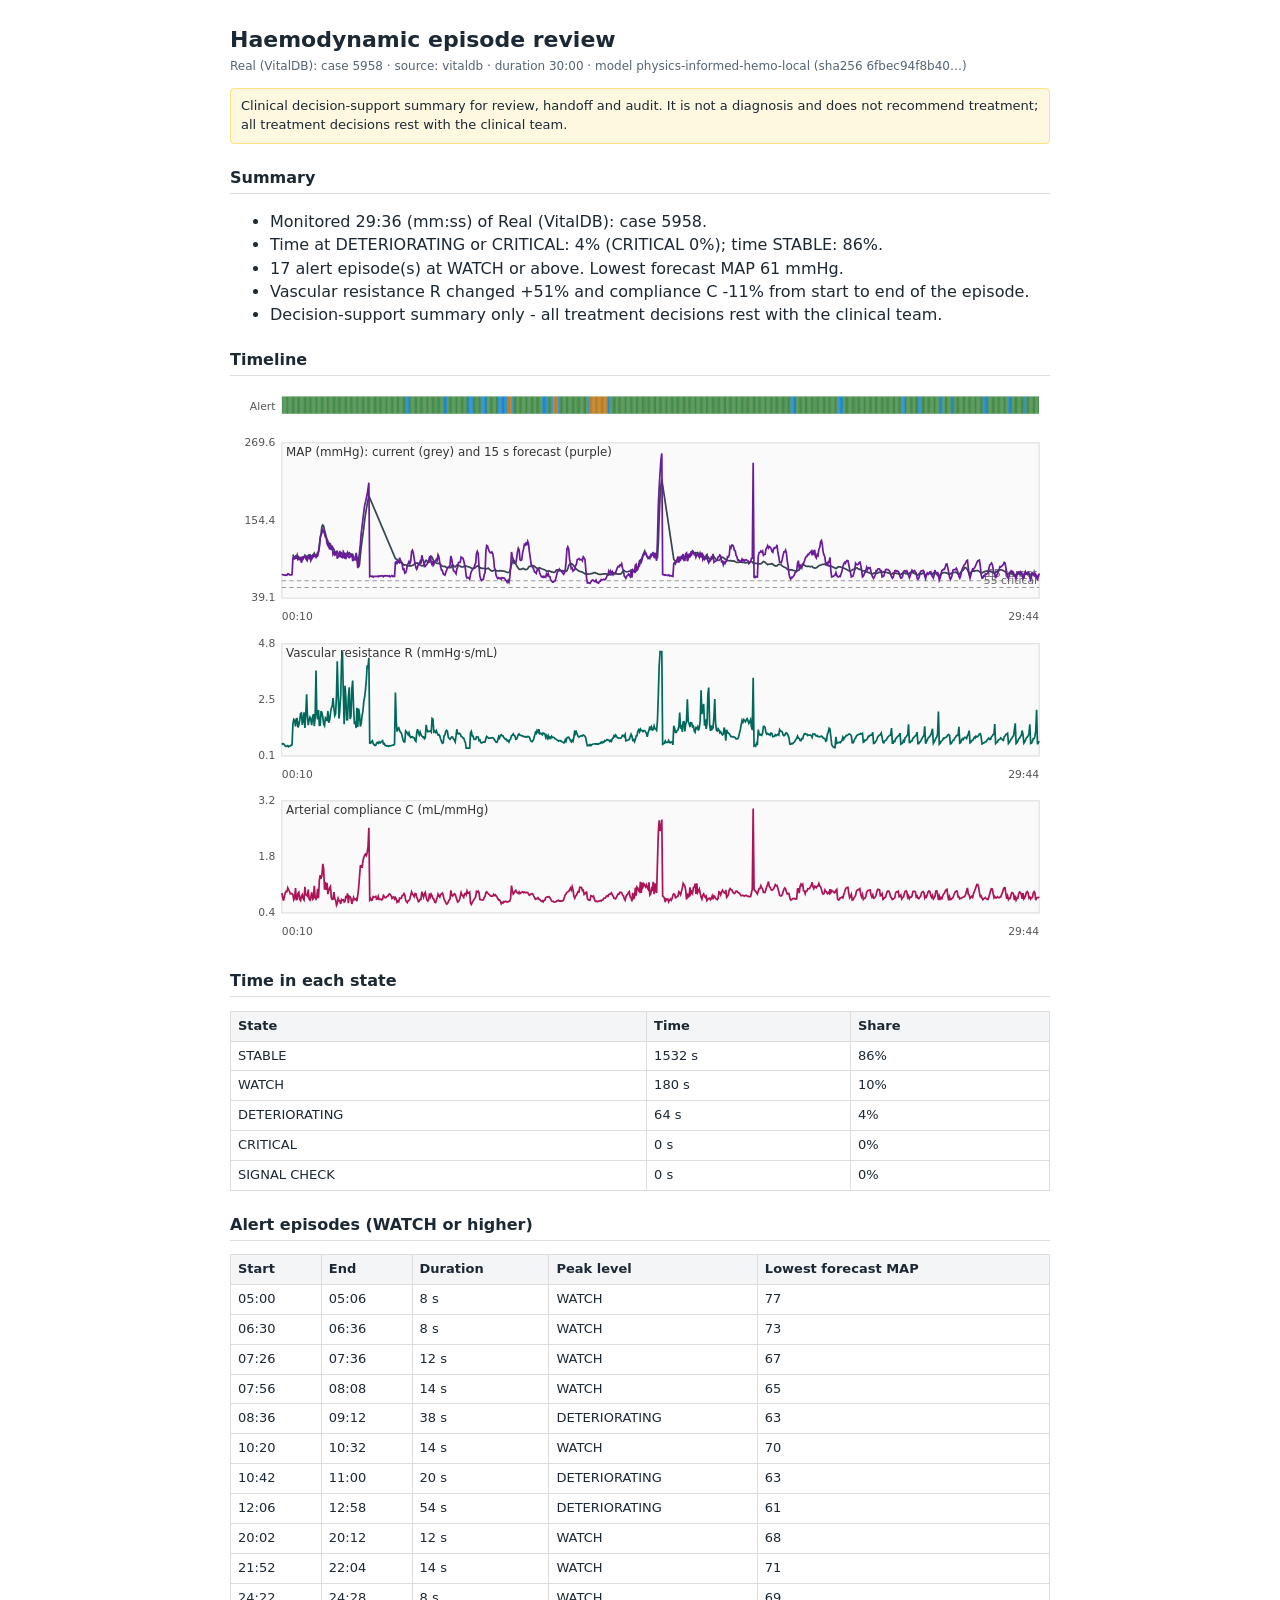
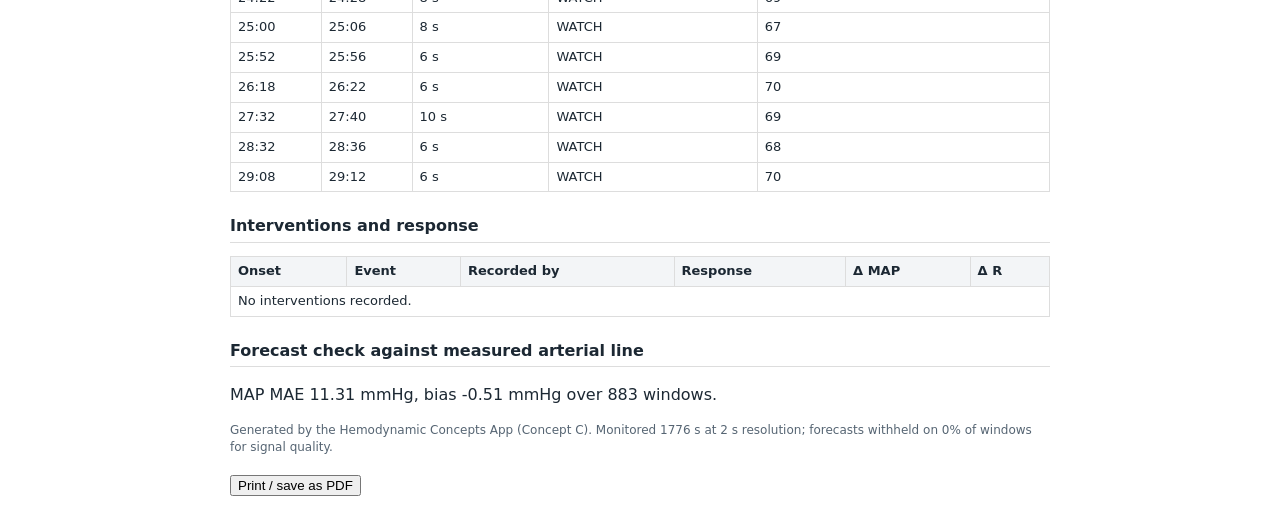
<file: site/data/review/vitaldb_5958/report.html>
<!doctype html><html lang="en"><head><meta charset="utf-8">
<title>Episode review - Real (VitalDB): case 5958</title>
<style>
body{font-family:system-ui,-apple-system,Segoe UI,Roboto,sans-serif;color:#1c2833;max-width:820px;margin:24px auto;padding:0 16px;line-height:1.45}
h1{font-size:22px;margin-bottom:2px} h2{font-size:16px;margin-top:22px;border-bottom:1px solid #ddd;padding-bottom:4px}
table{border-collapse:collapse;width:100%;font-size:13px} th,td{border:1px solid #ddd;padding:5px 7px;text-align:left}
th{background:#f3f5f7} .meta{color:#566573;font-size:12px} .banner{background:#fff8e1;border:1px solid #ffe082;padding:8px 10px;font-size:13px;border-radius:4px}
@media print{.noprint{display:none}}
</style></head><body>
<h1>Haemodynamic episode review</h1>
<div class="meta">Real (VitalDB): case 5958 · source: vitaldb · duration 30:00 ·
model physics-informed-hemo-local (sha256 6fbec94f8b40…)</div>
<p class="banner">Clinical decision-support summary for review, handoff and audit. It is not a diagnosis and does not
recommend treatment; all treatment decisions rest with the clinical team.</p>
<h2>Summary</h2><ul><li>Monitored 29:36 (mm:ss) of Real (VitalDB): case 5958.</li><li>Time at DETERIORATING or CRITICAL: 4% (CRITICAL 0%); time STABLE: 86%.</li><li>17 alert episode(s) at WATCH or above. Lowest forecast MAP 61 mmHg.</li><li>Vascular resistance R changed +51% and compliance C -11% from start to end of the episode.</li><li>Decision-support summary only - all treatment decisions rest with the clinical team.</li></ul>
<h2>Timeline</h2><svg viewBox="0 0 760 34" width="100%" role="img" aria-label="Alert level timeline"><rect x="48.0" y="6" width="0.8" height="16" fill="#2e7d32"/><rect x="48.8" y="6" width="0.8" height="16" fill="#2e7d32"/><rect x="49.6" y="6" width="0.8" height="16" fill="#2e7d32"/><rect x="50.4" y="6" width="0.8" height="16" fill="#2e7d32"/><rect x="51.2" y="6" width="0.8" height="16" fill="#2e7d32"/><rect x="52.0" y="6" width="0.8" height="16" fill="#2e7d32"/><rect x="52.7" y="6" width="0.8" height="16" fill="#2e7d32"/><rect x="53.5" y="6" width="0.8" height="16" fill="#2e7d32"/><rect x="54.3" y="6" width="0.8" height="16" fill="#2e7d32"/><rect x="55.1" y="6" width="0.8" height="16" fill="#2e7d32"/><rect x="55.9" y="6" width="0.8" height="16" fill="#2e7d32"/><rect x="56.7" y="6" width="0.8" height="16" fill="#2e7d32"/><rect x="57.5" y="6" width="0.8" height="16" fill="#2e7d32"/><rect x="58.3" y="6" width="0.8" height="16" fill="#2e7d32"/><rect x="59.1" y="6" width="0.8" height="16" fill="#2e7d32"/><rect x="59.9" y="6" width="0.8" height="16" fill="#2e7d32"/><rect x="60.7" y="6" width="0.8" height="16" fill="#2e7d32"/><rect x="61.5" y="6" width="0.8" height="16" fill="#2e7d32"/><rect x="62.2" y="6" width="0.8" height="16" fill="#2e7d32"/><rect x="63.0" y="6" width="0.8" height="16" fill="#2e7d32"/><rect x="63.8" y="6" width="0.8" height="16" fill="#2e7d32"/><rect x="64.6" y="6" width="0.8" height="16" fill="#2e7d32"/><rect x="65.4" y="6" width="0.8" height="16" fill="#2e7d32"/><rect x="66.2" y="6" width="0.8" height="16" fill="#2e7d32"/><rect x="67.0" y="6" width="0.8" height="16" fill="#2e7d32"/><rect x="67.8" y="6" width="0.8" height="16" fill="#2e7d32"/><rect x="68.6" y="6" width="0.8" height="16" fill="#2e7d32"/><rect x="69.4" y="6" width="0.8" height="16" fill="#2e7d32"/><rect x="70.2" y="6" width="0.8" height="16" fill="#2e7d32"/><rect x="71.0" y="6" width="0.8" height="16" fill="#2e7d32"/><rect x="71.7" y="6" width="0.8" height="16" fill="#2e7d32"/><rect x="72.5" y="6" width="0.8" height="16" fill="#2e7d32"/><rect x="73.3" y="6" width="0.8" height="16" fill="#2e7d32"/><rect x="74.1" y="6" width="0.8" height="16" fill="#2e7d32"/><rect x="74.9" y="6" width="0.8" height="16" fill="#2e7d32"/><rect x="75.7" y="6" width="0.8" height="16" fill="#2e7d32"/><rect x="76.5" y="6" width="0.8" height="16" fill="#2e7d32"/><rect x="77.3" y="6" width="0.8" height="16" fill="#2e7d32"/><rect x="78.1" y="6" width="0.8" height="16" fill="#2e7d32"/><rect x="78.9" y="6" width="0.8" height="16" fill="#2e7d32"/><rect x="79.7" y="6" width="0.8" height="16" fill="#2e7d32"/><rect x="80.4" y="6" width="0.8" height="16" fill="#2e7d32"/><rect x="81.2" y="6" width="0.8" height="16" fill="#2e7d32"/><rect x="82.0" y="6" width="0.8" height="16" fill="#2e7d32"/><rect x="82.8" y="6" width="0.8" height="16" fill="#2e7d32"/><rect x="83.6" y="6" width="0.8" height="16" fill="#2e7d32"/><rect x="84.4" y="6" width="0.8" height="16" fill="#2e7d32"/><rect x="85.2" y="6" width="0.8" height="16" fill="#2e7d32"/><rect x="86.0" y="6" width="0.8" height="16" fill="#2e7d32"/><rect x="86.8" y="6" width="0.8" height="16" fill="#2e7d32"/><rect x="87.6" y="6" width="0.8" height="16" fill="#2e7d32"/><rect x="88.4" y="6" width="0.8" height="16" fill="#2e7d32"/><rect x="89.2" y="6" width="0.8" height="16" fill="#2e7d32"/><rect x="89.9" y="6" width="0.8" height="16" fill="#2e7d32"/><rect x="90.7" y="6" width="0.8" height="16" fill="#2e7d32"/><rect x="91.5" y="6" width="0.8" height="16" fill="#2e7d32"/><rect x="92.3" y="6" width="0.8" height="16" fill="#2e7d32"/><rect x="93.1" y="6" width="0.8" height="16" fill="#2e7d32"/><rect x="93.9" y="6" width="0.8" height="16" fill="#2e7d32"/><rect x="94.7" y="6" width="0.8" height="16" fill="#2e7d32"/><rect x="95.5" y="6" width="0.8" height="16" fill="#2e7d32"/><rect x="96.3" y="6" width="0.8" height="16" fill="#2e7d32"/><rect x="97.1" y="6" width="0.8" height="16" fill="#2e7d32"/><rect x="97.9" y="6" width="0.8" height="16" fill="#2e7d32"/><rect x="98.7" y="6" width="0.8" height="16" fill="#2e7d32"/><rect x="99.4" y="6" width="0.8" height="16" fill="#2e7d32"/><rect x="100.2" y="6" width="0.8" height="16" fill="#2e7d32"/><rect x="101.0" y="6" width="0.8" height="16" fill="#2e7d32"/><rect x="101.8" y="6" width="0.8" height="16" fill="#2e7d32"/><rect x="102.6" y="6" width="0.8" height="16" fill="#2e7d32"/><rect x="103.4" y="6" width="0.8" height="16" fill="#2e7d32"/><rect x="104.2" y="6" width="0.8" height="16" fill="#2e7d32"/><rect x="105.0" y="6" width="0.8" height="16" fill="#2e7d32"/><rect x="105.8" y="6" width="0.8" height="16" fill="#2e7d32"/><rect x="106.6" y="6" width="0.8" height="16" fill="#2e7d32"/><rect x="107.4" y="6" width="0.8" height="16" fill="#2e7d32"/><rect x="108.1" y="6" width="0.8" height="16" fill="#2e7d32"/><rect x="108.9" y="6" width="0.8" height="16" fill="#2e7d32"/><rect x="109.7" y="6" width="0.8" height="16" fill="#2e7d32"/><rect x="110.5" y="6" width="0.8" height="16" fill="#2e7d32"/><rect x="111.3" y="6" width="0.8" height="16" fill="#2e7d32"/><rect x="112.1" y="6" width="0.8" height="16" fill="#2e7d32"/><rect x="112.9" y="6" width="0.8" height="16" fill="#2e7d32"/><rect x="113.7" y="6" width="0.8" height="16" fill="#2e7d32"/><rect x="114.5" y="6" width="0.8" height="16" fill="#2e7d32"/><rect x="115.3" y="6" width="0.8" height="16" fill="#2e7d32"/><rect x="116.1" y="6" width="0.8" height="16" fill="#2e7d32"/><rect x="116.9" y="6" width="0.8" height="16" fill="#2e7d32"/><rect x="117.6" y="6" width="0.8" height="16" fill="#2e7d32"/><rect x="118.4" y="6" width="0.8" height="16" fill="#2e7d32"/><rect x="119.2" y="6" width="0.8" height="16" fill="#2e7d32"/><rect x="120.0" y="6" width="0.8" height="16" fill="#2e7d32"/><rect x="120.8" y="6" width="0.8" height="16" fill="#2e7d32"/><rect x="121.6" y="6" width="0.8" height="16" fill="#2e7d32"/><rect x="122.4" y="6" width="0.8" height="16" fill="#2e7d32"/><rect x="123.2" y="6" width="0.8" height="16" fill="#2e7d32"/><rect x="124.0" y="6" width="0.8" height="16" fill="#2e7d32"/><rect x="124.8" y="6" width="0.8" height="16" fill="#2e7d32"/><rect x="125.6" y="6" width="0.8" height="16" fill="#2e7d32"/><rect x="126.4" y="6" width="0.8" height="16" fill="#2e7d32"/><rect x="127.1" y="6" width="0.8" height="16" fill="#2e7d32"/><rect x="127.9" y="6" width="0.8" height="16" fill="#2e7d32"/><rect x="128.7" y="6" width="0.8" height="16" fill="#2e7d32"/><rect x="129.5" y="6" width="0.8" height="16" fill="#2e7d32"/><rect x="130.3" y="6" width="0.8" height="16" fill="#2e7d32"/><rect x="131.1" y="6" width="0.8" height="16" fill="#2e7d32"/><rect x="131.9" y="6" width="0.8" height="16" fill="#2e7d32"/><rect x="132.7" y="6" width="0.8" height="16" fill="#2e7d32"/><rect x="133.5" y="6" width="0.8" height="16" fill="#2e7d32"/><rect x="134.3" y="6" width="0.8" height="16" fill="#2e7d32"/><rect x="135.1" y="6" width="0.8" height="16" fill="#2e7d32"/><rect x="135.8" y="6" width="0.8" height="16" fill="#2e7d32"/><rect x="136.6" y="6" width="0.8" height="16" fill="#2e7d32"/><rect x="137.4" y="6" width="0.8" height="16" fill="#2e7d32"/><rect x="138.2" y="6" width="0.8" height="16" fill="#2e7d32"/><rect x="139.0" y="6" width="0.8" height="16" fill="#2e7d32"/><rect x="139.8" y="6" width="0.8" height="16" fill="#2e7d32"/><rect x="140.6" y="6" width="0.8" height="16" fill="#2e7d32"/><rect x="141.4" y="6" width="0.8" height="16" fill="#2e7d32"/><rect x="142.2" y="6" width="0.8" height="16" fill="#2e7d32"/><rect x="143.0" y="6" width="0.8" height="16" fill="#2e7d32"/><rect x="143.8" y="6" width="0.8" height="16" fill="#2e7d32"/><rect x="144.6" y="6" width="0.8" height="16" fill="#2e7d32"/><rect x="145.3" y="6" width="0.8" height="16" fill="#2e7d32"/><rect x="146.1" y="6" width="0.8" height="16" fill="#2e7d32"/><rect x="146.9" y="6" width="0.8" height="16" fill="#2e7d32"/><rect x="147.7" y="6" width="0.8" height="16" fill="#2e7d32"/><rect x="148.5" y="6" width="0.8" height="16" fill="#2e7d32"/><rect x="149.3" y="6" width="0.8" height="16" fill="#2e7d32"/><rect x="150.1" y="6" width="0.8" height="16" fill="#2e7d32"/><rect x="150.9" y="6" width="0.8" height="16" fill="#2e7d32"/><rect x="151.7" y="6" width="0.8" height="16" fill="#2e7d32"/><rect x="152.5" y="6" width="0.8" height="16" fill="#2e7d32"/><rect x="153.3" y="6" width="0.8" height="16" fill="#2e7d32"/><rect x="154.1" y="6" width="0.8" height="16" fill="#2e7d32"/><rect x="154.8" y="6" width="0.8" height="16" fill="#2e7d32"/><rect x="155.6" y="6" width="0.8" height="16" fill="#2e7d32"/><rect x="156.4" y="6" width="0.8" height="16" fill="#2e7d32"/><rect x="157.2" y="6" width="0.8" height="16" fill="#2e7d32"/><rect x="158.0" y="6" width="0.8" height="16" fill="#2e7d32"/><rect x="158.8" y="6" width="0.8" height="16" fill="#2e7d32"/><rect x="159.6" y="6" width="0.8" height="16" fill="#2e7d32"/><rect x="160.4" y="6" width="0.8" height="16" fill="#2e7d32"/><rect x="161.2" y="6" width="0.8" height="16" fill="#2e7d32"/><rect x="162.0" y="6" width="0.8" height="16" fill="#2e7d32"/><rect x="162.8" y="6" width="0.8" height="16" fill="#0277bd"/><rect x="163.5" y="6" width="0.8" height="16" fill="#0277bd"/><rect x="164.3" y="6" width="0.8" height="16" fill="#0277bd"/><rect x="165.1" y="6" width="0.8" height="16" fill="#0277bd"/><rect x="165.9" y="6" width="0.8" height="16" fill="#2e7d32"/><rect x="166.7" y="6" width="0.8" height="16" fill="#2e7d32"/><rect x="167.5" y="6" width="0.8" height="16" fill="#2e7d32"/><rect x="168.3" y="6" width="0.8" height="16" fill="#2e7d32"/><rect x="169.1" y="6" width="0.8" height="16" fill="#2e7d32"/><rect x="169.9" y="6" width="0.8" height="16" fill="#2e7d32"/><rect x="170.7" y="6" width="0.8" height="16" fill="#2e7d32"/><rect x="171.5" y="6" width="0.8" height="16" fill="#2e7d32"/><rect x="172.3" y="6" width="0.8" height="16" fill="#2e7d32"/><rect x="173.0" y="6" width="0.8" height="16" fill="#2e7d32"/><rect x="173.8" y="6" width="0.8" height="16" fill="#2e7d32"/><rect x="174.6" y="6" width="0.8" height="16" fill="#2e7d32"/><rect x="175.4" y="6" width="0.8" height="16" fill="#2e7d32"/><rect x="176.2" y="6" width="0.8" height="16" fill="#2e7d32"/><rect x="177.0" y="6" width="0.8" height="16" fill="#2e7d32"/><rect x="177.8" y="6" width="0.8" height="16" fill="#2e7d32"/><rect x="178.6" y="6" width="0.8" height="16" fill="#2e7d32"/><rect x="179.4" y="6" width="0.8" height="16" fill="#2e7d32"/><rect x="180.2" y="6" width="0.8" height="16" fill="#2e7d32"/><rect x="181.0" y="6" width="0.8" height="16" fill="#2e7d32"/><rect x="181.8" y="6" width="0.8" height="16" fill="#2e7d32"/><rect x="182.5" y="6" width="0.8" height="16" fill="#2e7d32"/><rect x="183.3" y="6" width="0.8" height="16" fill="#2e7d32"/><rect x="184.1" y="6" width="0.8" height="16" fill="#2e7d32"/><rect x="184.9" y="6" width="0.8" height="16" fill="#2e7d32"/><rect x="185.7" y="6" width="0.8" height="16" fill="#2e7d32"/><rect x="186.5" y="6" width="0.8" height="16" fill="#2e7d32"/><rect x="187.3" y="6" width="0.8" height="16" fill="#2e7d32"/><rect x="188.1" y="6" width="0.8" height="16" fill="#2e7d32"/><rect x="188.9" y="6" width="0.8" height="16" fill="#2e7d32"/><rect x="189.7" y="6" width="0.8" height="16" fill="#2e7d32"/><rect x="190.5" y="6" width="0.8" height="16" fill="#2e7d32"/><rect x="191.2" y="6" width="0.8" height="16" fill="#2e7d32"/><rect x="192.0" y="6" width="0.8" height="16" fill="#2e7d32"/><rect x="192.8" y="6" width="0.8" height="16" fill="#2e7d32"/><rect x="193.6" y="6" width="0.8" height="16" fill="#2e7d32"/><rect x="194.4" y="6" width="0.8" height="16" fill="#2e7d32"/><rect x="195.2" y="6" width="0.8" height="16" fill="#2e7d32"/><rect x="196.0" y="6" width="0.8" height="16" fill="#2e7d32"/><rect x="196.8" y="6" width="0.8" height="16" fill="#2e7d32"/><rect x="197.6" y="6" width="0.8" height="16" fill="#2e7d32"/><rect x="198.4" y="6" width="0.8" height="16" fill="#0277bd"/><rect x="199.2" y="6" width="0.8" height="16" fill="#0277bd"/><rect x="200.0" y="6" width="0.8" height="16" fill="#0277bd"/><rect x="200.7" y="6" width="0.8" height="16" fill="#0277bd"/><rect x="201.5" y="6" width="0.8" height="16" fill="#2e7d32"/><rect x="202.3" y="6" width="0.8" height="16" fill="#2e7d32"/><rect x="203.1" y="6" width="0.8" height="16" fill="#2e7d32"/><rect x="203.9" y="6" width="0.8" height="16" fill="#2e7d32"/><rect x="204.7" y="6" width="0.8" height="16" fill="#2e7d32"/><rect x="205.5" y="6" width="0.8" height="16" fill="#2e7d32"/><rect x="206.3" y="6" width="0.8" height="16" fill="#2e7d32"/><rect x="207.1" y="6" width="0.8" height="16" fill="#2e7d32"/><rect x="207.9" y="6" width="0.8" height="16" fill="#2e7d32"/><rect x="208.7" y="6" width="0.8" height="16" fill="#2e7d32"/><rect x="209.5" y="6" width="0.8" height="16" fill="#2e7d32"/><rect x="210.2" y="6" width="0.8" height="16" fill="#2e7d32"/><rect x="211.0" y="6" width="0.8" height="16" fill="#2e7d32"/><rect x="211.8" y="6" width="0.8" height="16" fill="#2e7d32"/><rect x="212.6" y="6" width="0.8" height="16" fill="#2e7d32"/><rect x="213.4" y="6" width="0.8" height="16" fill="#2e7d32"/><rect x="214.2" y="6" width="0.8" height="16" fill="#2e7d32"/><rect x="215.0" y="6" width="0.8" height="16" fill="#2e7d32"/><rect x="215.8" y="6" width="0.8" height="16" fill="#2e7d32"/><rect x="216.6" y="6" width="0.8" height="16" fill="#2e7d32"/><rect x="217.4" y="6" width="0.8" height="16" fill="#2e7d32"/><rect x="218.2" y="6" width="0.8" height="16" fill="#2e7d32"/><rect x="218.9" y="6" width="0.8" height="16" fill="#2e7d32"/><rect x="219.7" y="6" width="0.8" height="16" fill="#2e7d32"/><rect x="220.5" y="6" width="0.8" height="16" fill="#0277bd"/><rect x="221.3" y="6" width="0.8" height="16" fill="#0277bd"/><rect x="222.1" y="6" width="0.8" height="16" fill="#0277bd"/><rect x="222.9" y="6" width="0.8" height="16" fill="#0277bd"/><rect x="223.7" y="6" width="0.8" height="16" fill="#0277bd"/><rect x="224.5" y="6" width="0.8" height="16" fill="#0277bd"/><rect x="225.3" y="6" width="0.8" height="16" fill="#2e7d32"/><rect x="226.1" y="6" width="0.8" height="16" fill="#2e7d32"/><rect x="226.9" y="6" width="0.8" height="16" fill="#2e7d32"/><rect x="227.7" y="6" width="0.8" height="16" fill="#2e7d32"/><rect x="228.4" y="6" width="0.8" height="16" fill="#2e7d32"/><rect x="229.2" y="6" width="0.8" height="16" fill="#2e7d32"/><rect x="230.0" y="6" width="0.8" height="16" fill="#2e7d32"/><rect x="230.8" y="6" width="0.8" height="16" fill="#2e7d32"/><rect x="231.6" y="6" width="0.8" height="16" fill="#2e7d32"/><rect x="232.4" y="6" width="0.8" height="16" fill="#0277bd"/><rect x="233.2" y="6" width="0.8" height="16" fill="#0277bd"/><rect x="234.0" y="6" width="0.8" height="16" fill="#0277bd"/><rect x="234.8" y="6" width="0.8" height="16" fill="#0277bd"/><rect x="235.6" y="6" width="0.8" height="16" fill="#0277bd"/><rect x="236.4" y="6" width="0.8" height="16" fill="#0277bd"/><rect x="237.2" y="6" width="0.8" height="16" fill="#0277bd"/><rect x="237.9" y="6" width="0.8" height="16" fill="#2e7d32"/><rect x="238.7" y="6" width="0.8" height="16" fill="#2e7d32"/><rect x="239.5" y="6" width="0.8" height="16" fill="#2e7d32"/><rect x="240.3" y="6" width="0.8" height="16" fill="#2e7d32"/><rect x="241.1" y="6" width="0.8" height="16" fill="#2e7d32"/><rect x="241.9" y="6" width="0.8" height="16" fill="#2e7d32"/><rect x="242.7" y="6" width="0.8" height="16" fill="#2e7d32"/><rect x="243.5" y="6" width="0.8" height="16" fill="#2e7d32"/><rect x="244.3" y="6" width="0.8" height="16" fill="#2e7d32"/><rect x="245.1" y="6" width="0.8" height="16" fill="#2e7d32"/><rect x="245.9" y="6" width="0.8" height="16" fill="#2e7d32"/><rect x="246.6" y="6" width="0.8" height="16" fill="#2e7d32"/><rect x="247.4" y="6" width="0.8" height="16" fill="#2e7d32"/><rect x="248.2" y="6" width="0.8" height="16" fill="#0277bd"/><rect x="249.0" y="6" width="0.8" height="16" fill="#0277bd"/><rect x="249.8" y="6" width="0.8" height="16" fill="#0277bd"/><rect x="250.6" y="6" width="0.8" height="16" fill="#0277bd"/><rect x="251.4" y="6" width="0.8" height="16" fill="#0277bd"/><rect x="252.2" y="6" width="0.8" height="16" fill="#0277bd"/><rect x="253.0" y="6" width="0.8" height="16" fill="#0277bd"/><rect x="253.8" y="6" width="0.8" height="16" fill="#0277bd"/><rect x="254.6" y="6" width="0.8" height="16" fill="#0277bd"/><rect x="255.4" y="6" width="0.8" height="16" fill="#0277bd"/><rect x="256.1" y="6" width="0.8" height="16" fill="#0277bd"/><rect x="256.9" y="6" width="0.8" height="16" fill="#b26a00"/><rect x="257.7" y="6" width="0.8" height="16" fill="#b26a00"/><rect x="258.5" y="6" width="0.8" height="16" fill="#b26a00"/><rect x="259.3" y="6" width="0.8" height="16" fill="#b26a00"/><rect x="260.1" y="6" width="0.8" height="16" fill="#b26a00"/><rect x="260.9" y="6" width="0.8" height="16" fill="#0277bd"/><rect x="261.7" y="6" width="0.8" height="16" fill="#0277bd"/><rect x="262.5" y="6" width="0.8" height="16" fill="#0277bd"/><rect x="263.3" y="6" width="0.8" height="16" fill="#2e7d32"/><rect x="264.1" y="6" width="0.8" height="16" fill="#2e7d32"/><rect x="264.9" y="6" width="0.8" height="16" fill="#2e7d32"/><rect x="265.6" y="6" width="0.8" height="16" fill="#2e7d32"/><rect x="266.4" y="6" width="0.8" height="16" fill="#2e7d32"/><rect x="267.2" y="6" width="0.8" height="16" fill="#2e7d32"/><rect x="268.0" y="6" width="0.8" height="16" fill="#2e7d32"/><rect x="268.8" y="6" width="0.8" height="16" fill="#2e7d32"/><rect x="269.6" y="6" width="0.8" height="16" fill="#2e7d32"/><rect x="270.4" y="6" width="0.8" height="16" fill="#2e7d32"/><rect x="271.2" y="6" width="0.8" height="16" fill="#2e7d32"/><rect x="272.0" y="6" width="0.8" height="16" fill="#2e7d32"/><rect x="272.8" y="6" width="0.8" height="16" fill="#2e7d32"/><rect x="273.6" y="6" width="0.8" height="16" fill="#2e7d32"/><rect x="274.3" y="6" width="0.8" height="16" fill="#2e7d32"/><rect x="275.1" y="6" width="0.8" height="16" fill="#2e7d32"/><rect x="275.9" y="6" width="0.8" height="16" fill="#2e7d32"/><rect x="276.7" y="6" width="0.8" height="16" fill="#2e7d32"/><rect x="277.5" y="6" width="0.8" height="16" fill="#2e7d32"/><rect x="278.3" y="6" width="0.8" height="16" fill="#2e7d32"/><rect x="279.1" y="6" width="0.8" height="16" fill="#2e7d32"/><rect x="279.9" y="6" width="0.8" height="16" fill="#2e7d32"/><rect x="280.7" y="6" width="0.8" height="16" fill="#2e7d32"/><rect x="281.5" y="6" width="0.8" height="16" fill="#2e7d32"/><rect x="282.3" y="6" width="0.8" height="16" fill="#2e7d32"/><rect x="283.1" y="6" width="0.8" height="16" fill="#2e7d32"/><rect x="283.8" y="6" width="0.8" height="16" fill="#2e7d32"/><rect x="284.6" y="6" width="0.8" height="16" fill="#2e7d32"/><rect x="285.4" y="6" width="0.8" height="16" fill="#2e7d32"/><rect x="286.2" y="6" width="0.8" height="16" fill="#2e7d32"/><rect x="287.0" y="6" width="0.8" height="16" fill="#2e7d32"/><rect x="287.8" y="6" width="0.8" height="16" fill="#2e7d32"/><rect x="288.6" y="6" width="0.8" height="16" fill="#2e7d32"/><rect x="289.4" y="6" width="0.8" height="16" fill="#0277bd"/><rect x="290.2" y="6" width="0.8" height="16" fill="#0277bd"/><rect x="291.0" y="6" width="0.8" height="16" fill="#0277bd"/><rect x="291.8" y="6" width="0.8" height="16" fill="#0277bd"/><rect x="292.6" y="6" width="0.8" height="16" fill="#0277bd"/><rect x="293.3" y="6" width="0.8" height="16" fill="#0277bd"/><rect x="294.1" y="6" width="0.8" height="16" fill="#0277bd"/><rect x="294.9" y="6" width="0.8" height="16" fill="#2e7d32"/><rect x="295.7" y="6" width="0.8" height="16" fill="#2e7d32"/><rect x="296.5" y="6" width="0.8" height="16" fill="#2e7d32"/><rect x="297.3" y="6" width="0.8" height="16" fill="#2e7d32"/><rect x="298.1" y="6" width="0.8" height="16" fill="#0277bd"/><rect x="298.9" y="6" width="0.8" height="16" fill="#0277bd"/><rect x="299.7" y="6" width="0.8" height="16" fill="#b26a00"/><rect x="300.5" y="6" width="0.8" height="16" fill="#b26a00"/><rect x="301.3" y="6" width="0.8" height="16" fill="#b26a00"/><rect x="302.0" y="6" width="0.8" height="16" fill="#b26a00"/><rect x="302.8" y="6" width="0.8" height="16" fill="#b26a00"/><rect x="303.6" y="6" width="0.8" height="16" fill="#0277bd"/><rect x="304.4" y="6" width="0.8" height="16" fill="#0277bd"/><rect x="305.2" y="6" width="0.8" height="16" fill="#0277bd"/><rect x="306.0" y="6" width="0.8" height="16" fill="#2e7d32"/><rect x="306.8" y="6" width="0.8" height="16" fill="#2e7d32"/><rect x="307.6" y="6" width="0.8" height="16" fill="#2e7d32"/><rect x="308.4" y="6" width="0.8" height="16" fill="#2e7d32"/><rect x="309.2" y="6" width="0.8" height="16" fill="#2e7d32"/><rect x="310.0" y="6" width="0.8" height="16" fill="#2e7d32"/><rect x="310.8" y="6" width="0.8" height="16" fill="#2e7d32"/><rect x="311.5" y="6" width="0.8" height="16" fill="#2e7d32"/><rect x="312.3" y="6" width="0.8" height="16" fill="#2e7d32"/><rect x="313.1" y="6" width="0.8" height="16" fill="#2e7d32"/><rect x="313.9" y="6" width="0.8" height="16" fill="#2e7d32"/><rect x="314.7" y="6" width="0.8" height="16" fill="#2e7d32"/><rect x="315.5" y="6" width="0.8" height="16" fill="#2e7d32"/><rect x="316.3" y="6" width="0.8" height="16" fill="#2e7d32"/><rect x="317.1" y="6" width="0.8" height="16" fill="#2e7d32"/><rect x="317.9" y="6" width="0.8" height="16" fill="#2e7d32"/><rect x="318.7" y="6" width="0.8" height="16" fill="#2e7d32"/><rect x="319.5" y="6" width="0.8" height="16" fill="#2e7d32"/><rect x="320.3" y="6" width="0.8" height="16" fill="#2e7d32"/><rect x="321.0" y="6" width="0.8" height="16" fill="#2e7d32"/><rect x="321.8" y="6" width="0.8" height="16" fill="#2e7d32"/><rect x="322.6" y="6" width="0.8" height="16" fill="#2e7d32"/><rect x="323.4" y="6" width="0.8" height="16" fill="#2e7d32"/><rect x="324.2" y="6" width="0.8" height="16" fill="#2e7d32"/><rect x="325.0" y="6" width="0.8" height="16" fill="#2e7d32"/><rect x="325.8" y="6" width="0.8" height="16" fill="#2e7d32"/><rect x="326.6" y="6" width="0.8" height="16" fill="#2e7d32"/><rect x="327.4" y="6" width="0.8" height="16" fill="#2e7d32"/><rect x="328.2" y="6" width="0.8" height="16" fill="#2e7d32"/><rect x="329.0" y="6" width="0.8" height="16" fill="#2e7d32"/><rect x="329.7" y="6" width="0.8" height="16" fill="#2e7d32"/><rect x="330.5" y="6" width="0.8" height="16" fill="#2e7d32"/><rect x="331.3" y="6" width="0.8" height="16" fill="#0277bd"/><rect x="332.1" y="6" width="0.8" height="16" fill="#0277bd"/><rect x="332.9" y="6" width="0.8" height="16" fill="#b26a00"/><rect x="333.7" y="6" width="0.8" height="16" fill="#b26a00"/><rect x="334.5" y="6" width="0.8" height="16" fill="#b26a00"/><rect x="335.3" y="6" width="0.8" height="16" fill="#b26a00"/><rect x="336.1" y="6" width="0.8" height="16" fill="#b26a00"/><rect x="336.9" y="6" width="0.8" height="16" fill="#b26a00"/><rect x="337.7" y="6" width="0.8" height="16" fill="#b26a00"/><rect x="338.5" y="6" width="0.8" height="16" fill="#b26a00"/><rect x="339.2" y="6" width="0.8" height="16" fill="#b26a00"/><rect x="340.0" y="6" width="0.8" height="16" fill="#b26a00"/><rect x="340.8" y="6" width="0.8" height="16" fill="#b26a00"/><rect x="341.6" y="6" width="0.8" height="16" fill="#b26a00"/><rect x="342.4" y="6" width="0.8" height="16" fill="#b26a00"/><rect x="343.2" y="6" width="0.8" height="16" fill="#b26a00"/><rect x="344.0" y="6" width="0.8" height="16" fill="#b26a00"/><rect x="344.8" y="6" width="0.8" height="16" fill="#b26a00"/><rect x="345.6" y="6" width="0.8" height="16" fill="#b26a00"/><rect x="346.4" y="6" width="0.8" height="16" fill="#b26a00"/><rect x="347.2" y="6" width="0.8" height="16" fill="#b26a00"/><rect x="348.0" y="6" width="0.8" height="16" fill="#b26a00"/><rect x="348.7" y="6" width="0.8" height="16" fill="#b26a00"/><rect x="349.5" y="6" width="0.8" height="16" fill="#b26a00"/><rect x="350.3" y="6" width="0.8" height="16" fill="#0277bd"/><rect x="351.1" y="6" width="0.8" height="16" fill="#0277bd"/><rect x="351.9" y="6" width="0.8" height="16" fill="#0277bd"/><rect x="352.7" y="6" width="0.8" height="16" fill="#2e7d32"/><rect x="353.5" y="6" width="0.8" height="16" fill="#2e7d32"/><rect x="354.3" y="6" width="0.8" height="16" fill="#2e7d32"/><rect x="355.1" y="6" width="0.8" height="16" fill="#2e7d32"/><rect x="355.9" y="6" width="0.8" height="16" fill="#2e7d32"/><rect x="356.7" y="6" width="0.8" height="16" fill="#2e7d32"/><rect x="357.4" y="6" width="0.8" height="16" fill="#2e7d32"/><rect x="358.2" y="6" width="0.8" height="16" fill="#2e7d32"/><rect x="359.0" y="6" width="0.8" height="16" fill="#2e7d32"/><rect x="359.8" y="6" width="0.8" height="16" fill="#2e7d32"/><rect x="360.6" y="6" width="0.8" height="16" fill="#2e7d32"/><rect x="361.4" y="6" width="0.8" height="16" fill="#2e7d32"/><rect x="362.2" y="6" width="0.8" height="16" fill="#2e7d32"/><rect x="363.0" y="6" width="0.8" height="16" fill="#2e7d32"/><rect x="363.8" y="6" width="0.8" height="16" fill="#2e7d32"/><rect x="364.6" y="6" width="0.8" height="16" fill="#2e7d32"/><rect x="365.4" y="6" width="0.8" height="16" fill="#2e7d32"/><rect x="366.2" y="6" width="0.8" height="16" fill="#2e7d32"/><rect x="366.9" y="6" width="0.8" height="16" fill="#2e7d32"/><rect x="367.7" y="6" width="0.8" height="16" fill="#2e7d32"/><rect x="368.5" y="6" width="0.8" height="16" fill="#2e7d32"/><rect x="369.3" y="6" width="0.8" height="16" fill="#2e7d32"/><rect x="370.1" y="6" width="0.8" height="16" fill="#2e7d32"/><rect x="370.9" y="6" width="0.8" height="16" fill="#2e7d32"/><rect x="371.7" y="6" width="0.8" height="16" fill="#2e7d32"/><rect x="372.5" y="6" width="0.8" height="16" fill="#2e7d32"/><rect x="373.3" y="6" width="0.8" height="16" fill="#2e7d32"/><rect x="374.1" y="6" width="0.8" height="16" fill="#2e7d32"/><rect x="374.9" y="6" width="0.8" height="16" fill="#2e7d32"/><rect x="375.7" y="6" width="0.8" height="16" fill="#2e7d32"/><rect x="376.4" y="6" width="0.8" height="16" fill="#2e7d32"/><rect x="377.2" y="6" width="0.8" height="16" fill="#2e7d32"/><rect x="378.0" y="6" width="0.8" height="16" fill="#2e7d32"/><rect x="378.8" y="6" width="0.8" height="16" fill="#2e7d32"/><rect x="379.6" y="6" width="0.8" height="16" fill="#2e7d32"/><rect x="380.4" y="6" width="0.8" height="16" fill="#2e7d32"/><rect x="381.2" y="6" width="0.8" height="16" fill="#2e7d32"/><rect x="382.0" y="6" width="0.8" height="16" fill="#2e7d32"/><rect x="382.8" y="6" width="0.8" height="16" fill="#2e7d32"/><rect x="383.6" y="6" width="0.8" height="16" fill="#2e7d32"/><rect x="384.4" y="6" width="0.8" height="16" fill="#2e7d32"/><rect x="385.1" y="6" width="0.8" height="16" fill="#2e7d32"/><rect x="385.9" y="6" width="0.8" height="16" fill="#2e7d32"/><rect x="386.7" y="6" width="0.8" height="16" fill="#2e7d32"/><rect x="387.5" y="6" width="0.8" height="16" fill="#2e7d32"/><rect x="388.3" y="6" width="0.8" height="16" fill="#2e7d32"/><rect x="389.1" y="6" width="0.8" height="16" fill="#2e7d32"/><rect x="389.9" y="6" width="0.8" height="16" fill="#2e7d32"/><rect x="390.7" y="6" width="0.8" height="16" fill="#2e7d32"/><rect x="391.5" y="6" width="0.8" height="16" fill="#2e7d32"/><rect x="392.3" y="6" width="0.8" height="16" fill="#2e7d32"/><rect x="393.1" y="6" width="0.8" height="16" fill="#2e7d32"/><rect x="393.9" y="6" width="0.8" height="16" fill="#2e7d32"/><rect x="394.6" y="6" width="0.8" height="16" fill="#2e7d32"/><rect x="395.4" y="6" width="0.8" height="16" fill="#2e7d32"/><rect x="396.2" y="6" width="0.8" height="16" fill="#2e7d32"/><rect x="397.0" y="6" width="0.8" height="16" fill="#2e7d32"/><rect x="397.8" y="6" width="0.8" height="16" fill="#2e7d32"/><rect x="398.6" y="6" width="0.8" height="16" fill="#2e7d32"/><rect x="399.4" y="6" width="0.8" height="16" fill="#2e7d32"/><rect x="400.2" y="6" width="0.8" height="16" fill="#2e7d32"/><rect x="401.0" y="6" width="0.8" height="16" fill="#2e7d32"/><rect x="401.8" y="6" width="0.8" height="16" fill="#2e7d32"/><rect x="402.6" y="6" width="0.8" height="16" fill="#2e7d32"/><rect x="403.4" y="6" width="0.8" height="16" fill="#2e7d32"/><rect x="404.1" y="6" width="0.8" height="16" fill="#2e7d32"/><rect x="404.9" y="6" width="0.8" height="16" fill="#2e7d32"/><rect x="405.7" y="6" width="0.8" height="16" fill="#2e7d32"/><rect x="406.5" y="6" width="0.8" height="16" fill="#2e7d32"/><rect x="407.3" y="6" width="0.8" height="16" fill="#2e7d32"/><rect x="408.1" y="6" width="0.8" height="16" fill="#2e7d32"/><rect x="408.9" y="6" width="0.8" height="16" fill="#2e7d32"/><rect x="409.7" y="6" width="0.8" height="16" fill="#2e7d32"/><rect x="410.5" y="6" width="0.8" height="16" fill="#2e7d32"/><rect x="411.3" y="6" width="0.8" height="16" fill="#2e7d32"/><rect x="412.1" y="6" width="0.8" height="16" fill="#2e7d32"/><rect x="412.9" y="6" width="0.8" height="16" fill="#2e7d32"/><rect x="413.6" y="6" width="0.8" height="16" fill="#2e7d32"/><rect x="414.4" y="6" width="0.8" height="16" fill="#2e7d32"/><rect x="415.2" y="6" width="0.8" height="16" fill="#2e7d32"/><rect x="416.0" y="6" width="0.8" height="16" fill="#2e7d32"/><rect x="416.8" y="6" width="0.8" height="16" fill="#2e7d32"/><rect x="417.6" y="6" width="0.8" height="16" fill="#2e7d32"/><rect x="418.4" y="6" width="0.8" height="16" fill="#2e7d32"/><rect x="419.2" y="6" width="0.8" height="16" fill="#2e7d32"/><rect x="420.0" y="6" width="0.8" height="16" fill="#2e7d32"/><rect x="420.8" y="6" width="0.8" height="16" fill="#2e7d32"/><rect x="421.6" y="6" width="0.8" height="16" fill="#2e7d32"/><rect x="422.3" y="6" width="0.8" height="16" fill="#2e7d32"/><rect x="423.1" y="6" width="0.8" height="16" fill="#2e7d32"/><rect x="423.9" y="6" width="0.8" height="16" fill="#2e7d32"/><rect x="424.7" y="6" width="0.8" height="16" fill="#2e7d32"/><rect x="425.5" y="6" width="0.8" height="16" fill="#2e7d32"/><rect x="426.3" y="6" width="0.8" height="16" fill="#2e7d32"/><rect x="427.1" y="6" width="0.8" height="16" fill="#2e7d32"/><rect x="427.9" y="6" width="0.8" height="16" fill="#2e7d32"/><rect x="428.7" y="6" width="0.8" height="16" fill="#2e7d32"/><rect x="429.5" y="6" width="0.8" height="16" fill="#2e7d32"/><rect x="430.3" y="6" width="0.8" height="16" fill="#2e7d32"/><rect x="431.1" y="6" width="0.8" height="16" fill="#2e7d32"/><rect x="431.8" y="6" width="0.8" height="16" fill="#2e7d32"/><rect x="432.6" y="6" width="0.8" height="16" fill="#2e7d32"/><rect x="433.4" y="6" width="0.8" height="16" fill="#2e7d32"/><rect x="434.2" y="6" width="0.8" height="16" fill="#2e7d32"/><rect x="435.0" y="6" width="0.8" height="16" fill="#2e7d32"/><rect x="435.8" y="6" width="0.8" height="16" fill="#2e7d32"/><rect x="436.6" y="6" width="0.8" height="16" fill="#2e7d32"/><rect x="437.4" y="6" width="0.8" height="16" fill="#2e7d32"/><rect x="438.2" y="6" width="0.8" height="16" fill="#2e7d32"/><rect x="439.0" y="6" width="0.8" height="16" fill="#2e7d32"/><rect x="439.8" y="6" width="0.8" height="16" fill="#2e7d32"/><rect x="440.6" y="6" width="0.8" height="16" fill="#2e7d32"/><rect x="441.3" y="6" width="0.8" height="16" fill="#2e7d32"/><rect x="442.1" y="6" width="0.8" height="16" fill="#2e7d32"/><rect x="442.9" y="6" width="0.8" height="16" fill="#2e7d32"/><rect x="443.7" y="6" width="0.8" height="16" fill="#2e7d32"/><rect x="444.5" y="6" width="0.8" height="16" fill="#2e7d32"/><rect x="445.3" y="6" width="0.8" height="16" fill="#2e7d32"/><rect x="446.1" y="6" width="0.8" height="16" fill="#2e7d32"/><rect x="446.9" y="6" width="0.8" height="16" fill="#2e7d32"/><rect x="447.7" y="6" width="0.8" height="16" fill="#2e7d32"/><rect x="448.5" y="6" width="0.8" height="16" fill="#2e7d32"/><rect x="449.3" y="6" width="0.8" height="16" fill="#2e7d32"/><rect x="450.0" y="6" width="0.8" height="16" fill="#2e7d32"/><rect x="450.8" y="6" width="0.8" height="16" fill="#2e7d32"/><rect x="451.6" y="6" width="0.8" height="16" fill="#2e7d32"/><rect x="452.4" y="6" width="0.8" height="16" fill="#2e7d32"/><rect x="453.2" y="6" width="0.8" height="16" fill="#2e7d32"/><rect x="454.0" y="6" width="0.8" height="16" fill="#2e7d32"/><rect x="454.8" y="6" width="0.8" height="16" fill="#2e7d32"/><rect x="455.6" y="6" width="0.8" height="16" fill="#2e7d32"/><rect x="456.4" y="6" width="0.8" height="16" fill="#2e7d32"/><rect x="457.2" y="6" width="0.8" height="16" fill="#2e7d32"/><rect x="458.0" y="6" width="0.8" height="16" fill="#2e7d32"/><rect x="458.8" y="6" width="0.8" height="16" fill="#2e7d32"/><rect x="459.5" y="6" width="0.8" height="16" fill="#2e7d32"/><rect x="460.3" y="6" width="0.8" height="16" fill="#2e7d32"/><rect x="461.1" y="6" width="0.8" height="16" fill="#2e7d32"/><rect x="461.9" y="6" width="0.8" height="16" fill="#2e7d32"/><rect x="462.7" y="6" width="0.8" height="16" fill="#2e7d32"/><rect x="463.5" y="6" width="0.8" height="16" fill="#2e7d32"/><rect x="464.3" y="6" width="0.8" height="16" fill="#2e7d32"/><rect x="465.1" y="6" width="0.8" height="16" fill="#2e7d32"/><rect x="465.9" y="6" width="0.8" height="16" fill="#2e7d32"/><rect x="466.7" y="6" width="0.8" height="16" fill="#2e7d32"/><rect x="467.5" y="6" width="0.8" height="16" fill="#2e7d32"/><rect x="468.3" y="6" width="0.8" height="16" fill="#2e7d32"/><rect x="469.0" y="6" width="0.8" height="16" fill="#2e7d32"/><rect x="469.8" y="6" width="0.8" height="16" fill="#2e7d32"/><rect x="470.6" y="6" width="0.8" height="16" fill="#2e7d32"/><rect x="471.4" y="6" width="0.8" height="16" fill="#2e7d32"/><rect x="472.2" y="6" width="0.8" height="16" fill="#2e7d32"/><rect x="473.0" y="6" width="0.8" height="16" fill="#2e7d32"/><rect x="473.8" y="6" width="0.8" height="16" fill="#2e7d32"/><rect x="474.6" y="6" width="0.8" height="16" fill="#2e7d32"/><rect x="475.4" y="6" width="0.8" height="16" fill="#2e7d32"/><rect x="476.2" y="6" width="0.8" height="16" fill="#2e7d32"/><rect x="477.0" y="6" width="0.8" height="16" fill="#2e7d32"/><rect x="477.7" y="6" width="0.8" height="16" fill="#2e7d32"/><rect x="478.5" y="6" width="0.8" height="16" fill="#2e7d32"/><rect x="479.3" y="6" width="0.8" height="16" fill="#2e7d32"/><rect x="480.1" y="6" width="0.8" height="16" fill="#2e7d32"/><rect x="480.9" y="6" width="0.8" height="16" fill="#2e7d32"/><rect x="481.7" y="6" width="0.8" height="16" fill="#2e7d32"/><rect x="482.5" y="6" width="0.8" height="16" fill="#2e7d32"/><rect x="483.3" y="6" width="0.8" height="16" fill="#2e7d32"/><rect x="484.1" y="6" width="0.8" height="16" fill="#2e7d32"/><rect x="484.9" y="6" width="0.8" height="16" fill="#2e7d32"/><rect x="485.7" y="6" width="0.8" height="16" fill="#2e7d32"/><rect x="486.5" y="6" width="0.8" height="16" fill="#2e7d32"/><rect x="487.2" y="6" width="0.8" height="16" fill="#2e7d32"/><rect x="488.0" y="6" width="0.8" height="16" fill="#2e7d32"/><rect x="488.8" y="6" width="0.8" height="16" fill="#2e7d32"/><rect x="489.6" y="6" width="0.8" height="16" fill="#2e7d32"/><rect x="490.4" y="6" width="0.8" height="16" fill="#2e7d32"/><rect x="491.2" y="6" width="0.8" height="16" fill="#2e7d32"/><rect x="492.0" y="6" width="0.8" height="16" fill="#2e7d32"/><rect x="492.8" y="6" width="0.8" height="16" fill="#2e7d32"/><rect x="493.6" y="6" width="0.8" height="16" fill="#2e7d32"/><rect x="494.4" y="6" width="0.8" height="16" fill="#2e7d32"/><rect x="495.2" y="6" width="0.8" height="16" fill="#2e7d32"/><rect x="496.0" y="6" width="0.8" height="16" fill="#2e7d32"/><rect x="496.7" y="6" width="0.8" height="16" fill="#2e7d32"/><rect x="497.5" y="6" width="0.8" height="16" fill="#2e7d32"/><rect x="498.3" y="6" width="0.8" height="16" fill="#2e7d32"/><rect x="499.1" y="6" width="0.8" height="16" fill="#2e7d32"/><rect x="499.9" y="6" width="0.8" height="16" fill="#2e7d32"/><rect x="500.7" y="6" width="0.8" height="16" fill="#2e7d32"/><rect x="501.5" y="6" width="0.8" height="16" fill="#2e7d32"/><rect x="502.3" y="6" width="0.8" height="16" fill="#2e7d32"/><rect x="503.1" y="6" width="0.8" height="16" fill="#2e7d32"/><rect x="503.9" y="6" width="0.8" height="16" fill="#2e7d32"/><rect x="504.7" y="6" width="0.8" height="16" fill="#2e7d32"/><rect x="505.4" y="6" width="0.8" height="16" fill="#2e7d32"/><rect x="506.2" y="6" width="0.8" height="16" fill="#2e7d32"/><rect x="507.0" y="6" width="0.8" height="16" fill="#2e7d32"/><rect x="507.8" y="6" width="0.8" height="16" fill="#2e7d32"/><rect x="508.6" y="6" width="0.8" height="16" fill="#2e7d32"/><rect x="509.4" y="6" width="0.8" height="16" fill="#2e7d32"/><rect x="510.2" y="6" width="0.8" height="16" fill="#2e7d32"/><rect x="511.0" y="6" width="0.8" height="16" fill="#2e7d32"/><rect x="511.8" y="6" width="0.8" height="16" fill="#2e7d32"/><rect x="512.6" y="6" width="0.8" height="16" fill="#2e7d32"/><rect x="513.4" y="6" width="0.8" height="16" fill="#2e7d32"/><rect x="514.2" y="6" width="0.8" height="16" fill="#2e7d32"/><rect x="514.9" y="6" width="0.8" height="16" fill="#2e7d32"/><rect x="515.7" y="6" width="0.8" height="16" fill="#2e7d32"/><rect x="516.5" y="6" width="0.8" height="16" fill="#2e7d32"/><rect x="517.3" y="6" width="0.8" height="16" fill="#2e7d32"/><rect x="518.1" y="6" width="0.8" height="16" fill="#2e7d32"/><rect x="518.9" y="6" width="0.8" height="16" fill="#2e7d32"/><rect x="519.7" y="6" width="0.8" height="16" fill="#0277bd"/><rect x="520.5" y="6" width="0.8" height="16" fill="#0277bd"/><rect x="521.3" y="6" width="0.8" height="16" fill="#0277bd"/><rect x="522.1" y="6" width="0.8" height="16" fill="#0277bd"/><rect x="522.9" y="6" width="0.8" height="16" fill="#0277bd"/><rect x="523.7" y="6" width="0.8" height="16" fill="#0277bd"/><rect x="524.4" y="6" width="0.8" height="16" fill="#2e7d32"/><rect x="525.2" y="6" width="0.8" height="16" fill="#2e7d32"/><rect x="526.0" y="6" width="0.8" height="16" fill="#2e7d32"/><rect x="526.8" y="6" width="0.8" height="16" fill="#2e7d32"/><rect x="527.6" y="6" width="0.8" height="16" fill="#2e7d32"/><rect x="528.4" y="6" width="0.8" height="16" fill="#2e7d32"/><rect x="529.2" y="6" width="0.8" height="16" fill="#2e7d32"/><rect x="530.0" y="6" width="0.8" height="16" fill="#2e7d32"/><rect x="530.8" y="6" width="0.8" height="16" fill="#2e7d32"/><rect x="531.6" y="6" width="0.8" height="16" fill="#2e7d32"/><rect x="532.4" y="6" width="0.8" height="16" fill="#2e7d32"/><rect x="533.1" y="6" width="0.8" height="16" fill="#2e7d32"/><rect x="533.9" y="6" width="0.8" height="16" fill="#2e7d32"/><rect x="534.7" y="6" width="0.8" height="16" fill="#2e7d32"/><rect x="535.5" y="6" width="0.8" height="16" fill="#2e7d32"/><rect x="536.3" y="6" width="0.8" height="16" fill="#2e7d32"/><rect x="537.1" y="6" width="0.8" height="16" fill="#2e7d32"/><rect x="537.9" y="6" width="0.8" height="16" fill="#2e7d32"/><rect x="538.7" y="6" width="0.8" height="16" fill="#2e7d32"/><rect x="539.5" y="6" width="0.8" height="16" fill="#2e7d32"/><rect x="540.3" y="6" width="0.8" height="16" fill="#2e7d32"/><rect x="541.1" y="6" width="0.8" height="16" fill="#2e7d32"/><rect x="541.9" y="6" width="0.8" height="16" fill="#2e7d32"/><rect x="542.6" y="6" width="0.8" height="16" fill="#2e7d32"/><rect x="543.4" y="6" width="0.8" height="16" fill="#2e7d32"/><rect x="544.2" y="6" width="0.8" height="16" fill="#2e7d32"/><rect x="545.0" y="6" width="0.8" height="16" fill="#2e7d32"/><rect x="545.8" y="6" width="0.8" height="16" fill="#2e7d32"/><rect x="546.6" y="6" width="0.8" height="16" fill="#2e7d32"/><rect x="547.4" y="6" width="0.8" height="16" fill="#2e7d32"/><rect x="548.2" y="6" width="0.8" height="16" fill="#2e7d32"/><rect x="549.0" y="6" width="0.8" height="16" fill="#2e7d32"/><rect x="549.8" y="6" width="0.8" height="16" fill="#2e7d32"/><rect x="550.6" y="6" width="0.8" height="16" fill="#2e7d32"/><rect x="551.4" y="6" width="0.8" height="16" fill="#2e7d32"/><rect x="552.1" y="6" width="0.8" height="16" fill="#2e7d32"/><rect x="552.9" y="6" width="0.8" height="16" fill="#2e7d32"/><rect x="553.7" y="6" width="0.8" height="16" fill="#2e7d32"/><rect x="554.5" y="6" width="0.8" height="16" fill="#2e7d32"/><rect x="555.3" y="6" width="0.8" height="16" fill="#2e7d32"/><rect x="556.1" y="6" width="0.8" height="16" fill="#2e7d32"/><rect x="556.9" y="6" width="0.8" height="16" fill="#2e7d32"/><rect x="557.7" y="6" width="0.8" height="16" fill="#2e7d32"/><rect x="558.5" y="6" width="0.8" height="16" fill="#2e7d32"/><rect x="559.3" y="6" width="0.8" height="16" fill="#2e7d32"/><rect x="560.1" y="6" width="0.8" height="16" fill="#2e7d32"/><rect x="560.8" y="6" width="0.8" height="16" fill="#2e7d32"/><rect x="561.6" y="6" width="0.8" height="16" fill="#2e7d32"/><rect x="562.4" y="6" width="0.8" height="16" fill="#2e7d32"/><rect x="563.2" y="6" width="0.8" height="16" fill="#0277bd"/><rect x="564.0" y="6" width="0.8" height="16" fill="#0277bd"/><rect x="564.8" y="6" width="0.8" height="16" fill="#0277bd"/><rect x="565.6" y="6" width="0.8" height="16" fill="#0277bd"/><rect x="566.4" y="6" width="0.8" height="16" fill="#0277bd"/><rect x="567.2" y="6" width="0.8" height="16" fill="#0277bd"/><rect x="568.0" y="6" width="0.8" height="16" fill="#0277bd"/><rect x="568.8" y="6" width="0.8" height="16" fill="#2e7d32"/><rect x="569.6" y="6" width="0.8" height="16" fill="#2e7d32"/><rect x="570.3" y="6" width="0.8" height="16" fill="#2e7d32"/><rect x="571.1" y="6" width="0.8" height="16" fill="#2e7d32"/><rect x="571.9" y="6" width="0.8" height="16" fill="#2e7d32"/><rect x="572.7" y="6" width="0.8" height="16" fill="#2e7d32"/><rect x="573.5" y="6" width="0.8" height="16" fill="#2e7d32"/><rect x="574.3" y="6" width="0.8" height="16" fill="#2e7d32"/><rect x="575.1" y="6" width="0.8" height="16" fill="#2e7d32"/><rect x="575.9" y="6" width="0.8" height="16" fill="#2e7d32"/><rect x="576.7" y="6" width="0.8" height="16" fill="#2e7d32"/><rect x="577.5" y="6" width="0.8" height="16" fill="#2e7d32"/><rect x="578.3" y="6" width="0.8" height="16" fill="#2e7d32"/><rect x="579.1" y="6" width="0.8" height="16" fill="#2e7d32"/><rect x="579.8" y="6" width="0.8" height="16" fill="#2e7d32"/><rect x="580.6" y="6" width="0.8" height="16" fill="#2e7d32"/><rect x="581.4" y="6" width="0.8" height="16" fill="#2e7d32"/><rect x="582.2" y="6" width="0.8" height="16" fill="#2e7d32"/><rect x="583.0" y="6" width="0.8" height="16" fill="#2e7d32"/><rect x="583.8" y="6" width="0.8" height="16" fill="#2e7d32"/><rect x="584.6" y="6" width="0.8" height="16" fill="#2e7d32"/><rect x="585.4" y="6" width="0.8" height="16" fill="#2e7d32"/><rect x="586.2" y="6" width="0.8" height="16" fill="#2e7d32"/><rect x="587.0" y="6" width="0.8" height="16" fill="#2e7d32"/><rect x="587.8" y="6" width="0.8" height="16" fill="#2e7d32"/><rect x="588.5" y="6" width="0.8" height="16" fill="#2e7d32"/><rect x="589.3" y="6" width="0.8" height="16" fill="#2e7d32"/><rect x="590.1" y="6" width="0.8" height="16" fill="#2e7d32"/><rect x="590.9" y="6" width="0.8" height="16" fill="#2e7d32"/><rect x="591.7" y="6" width="0.8" height="16" fill="#2e7d32"/><rect x="592.5" y="6" width="0.8" height="16" fill="#2e7d32"/><rect x="593.3" y="6" width="0.8" height="16" fill="#2e7d32"/><rect x="594.1" y="6" width="0.8" height="16" fill="#2e7d32"/><rect x="594.9" y="6" width="0.8" height="16" fill="#2e7d32"/><rect x="595.7" y="6" width="0.8" height="16" fill="#2e7d32"/><rect x="596.5" y="6" width="0.8" height="16" fill="#2e7d32"/><rect x="597.3" y="6" width="0.8" height="16" fill="#2e7d32"/><rect x="598.0" y="6" width="0.8" height="16" fill="#2e7d32"/><rect x="598.8" y="6" width="0.8" height="16" fill="#2e7d32"/><rect x="599.6" y="6" width="0.8" height="16" fill="#2e7d32"/><rect x="600.4" y="6" width="0.8" height="16" fill="#2e7d32"/><rect x="601.2" y="6" width="0.8" height="16" fill="#2e7d32"/><rect x="602.0" y="6" width="0.8" height="16" fill="#2e7d32"/><rect x="602.8" y="6" width="0.8" height="16" fill="#2e7d32"/><rect x="603.6" y="6" width="0.8" height="16" fill="#2e7d32"/><rect x="604.4" y="6" width="0.8" height="16" fill="#2e7d32"/><rect x="605.2" y="6" width="0.8" height="16" fill="#2e7d32"/><rect x="606.0" y="6" width="0.8" height="16" fill="#2e7d32"/><rect x="606.8" y="6" width="0.8" height="16" fill="#2e7d32"/><rect x="607.5" y="6" width="0.8" height="16" fill="#2e7d32"/><rect x="608.3" y="6" width="0.8" height="16" fill="#2e7d32"/><rect x="609.1" y="6" width="0.8" height="16" fill="#2e7d32"/><rect x="609.9" y="6" width="0.8" height="16" fill="#2e7d32"/><rect x="610.7" y="6" width="0.8" height="16" fill="#2e7d32"/><rect x="611.5" y="6" width="0.8" height="16" fill="#2e7d32"/><rect x="612.3" y="6" width="0.8" height="16" fill="#2e7d32"/><rect x="613.1" y="6" width="0.8" height="16" fill="#2e7d32"/><rect x="613.9" y="6" width="0.8" height="16" fill="#2e7d32"/><rect x="614.7" y="6" width="0.8" height="16" fill="#2e7d32"/><rect x="615.5" y="6" width="0.8" height="16" fill="#2e7d32"/><rect x="616.2" y="6" width="0.8" height="16" fill="#2e7d32"/><rect x="617.0" y="6" width="0.8" height="16" fill="#2e7d32"/><rect x="617.8" y="6" width="0.8" height="16" fill="#2e7d32"/><rect x="618.6" y="6" width="0.8" height="16" fill="#2e7d32"/><rect x="619.4" y="6" width="0.8" height="16" fill="#2e7d32"/><rect x="620.2" y="6" width="0.8" height="16" fill="#2e7d32"/><rect x="621.0" y="6" width="0.8" height="16" fill="#2e7d32"/><rect x="621.8" y="6" width="0.8" height="16" fill="#2e7d32"/><rect x="622.6" y="6" width="0.8" height="16" fill="#0277bd"/><rect x="623.4" y="6" width="0.8" height="16" fill="#0277bd"/><rect x="624.2" y="6" width="0.8" height="16" fill="#0277bd"/><rect x="625.0" y="6" width="0.8" height="16" fill="#0277bd"/><rect x="625.7" y="6" width="0.8" height="16" fill="#2e7d32"/><rect x="626.5" y="6" width="0.8" height="16" fill="#2e7d32"/><rect x="627.3" y="6" width="0.8" height="16" fill="#2e7d32"/><rect x="628.1" y="6" width="0.8" height="16" fill="#2e7d32"/><rect x="628.9" y="6" width="0.8" height="16" fill="#2e7d32"/><rect x="629.7" y="6" width="0.8" height="16" fill="#2e7d32"/><rect x="630.5" y="6" width="0.8" height="16" fill="#2e7d32"/><rect x="631.3" y="6" width="0.8" height="16" fill="#2e7d32"/><rect x="632.1" y="6" width="0.8" height="16" fill="#2e7d32"/><rect x="632.9" y="6" width="0.8" height="16" fill="#2e7d32"/><rect x="633.7" y="6" width="0.8" height="16" fill="#2e7d32"/><rect x="634.5" y="6" width="0.8" height="16" fill="#2e7d32"/><rect x="635.2" y="6" width="0.8" height="16" fill="#2e7d32"/><rect x="636.0" y="6" width="0.8" height="16" fill="#2e7d32"/><rect x="636.8" y="6" width="0.8" height="16" fill="#2e7d32"/><rect x="637.6" y="6" width="0.8" height="16" fill="#0277bd"/><rect x="638.4" y="6" width="0.8" height="16" fill="#0277bd"/><rect x="639.2" y="6" width="0.8" height="16" fill="#0277bd"/><rect x="640.0" y="6" width="0.8" height="16" fill="#0277bd"/><rect x="640.8" y="6" width="0.8" height="16" fill="#2e7d32"/><rect x="641.6" y="6" width="0.8" height="16" fill="#2e7d32"/><rect x="642.4" y="6" width="0.8" height="16" fill="#2e7d32"/><rect x="643.2" y="6" width="0.8" height="16" fill="#2e7d32"/><rect x="643.9" y="6" width="0.8" height="16" fill="#2e7d32"/><rect x="644.7" y="6" width="0.8" height="16" fill="#2e7d32"/><rect x="645.5" y="6" width="0.8" height="16" fill="#2e7d32"/><rect x="646.3" y="6" width="0.8" height="16" fill="#2e7d32"/><rect x="647.1" y="6" width="0.8" height="16" fill="#2e7d32"/><rect x="647.9" y="6" width="0.8" height="16" fill="#2e7d32"/><rect x="648.7" y="6" width="0.8" height="16" fill="#2e7d32"/><rect x="649.5" y="6" width="0.8" height="16" fill="#2e7d32"/><rect x="650.3" y="6" width="0.8" height="16" fill="#2e7d32"/><rect x="651.1" y="6" width="0.8" height="16" fill="#2e7d32"/><rect x="651.9" y="6" width="0.8" height="16" fill="#2e7d32"/><rect x="652.7" y="6" width="0.8" height="16" fill="#2e7d32"/><rect x="653.4" y="6" width="0.8" height="16" fill="#2e7d32"/><rect x="654.2" y="6" width="0.8" height="16" fill="#2e7d32"/><rect x="655.0" y="6" width="0.8" height="16" fill="#2e7d32"/><rect x="655.8" y="6" width="0.8" height="16" fill="#2e7d32"/><rect x="656.6" y="6" width="0.8" height="16" fill="#2e7d32"/><rect x="657.4" y="6" width="0.8" height="16" fill="#2e7d32"/><rect x="658.2" y="6" width="0.8" height="16" fill="#0277bd"/><rect x="659.0" y="6" width="0.8" height="16" fill="#0277bd"/><rect x="659.8" y="6" width="0.8" height="16" fill="#0277bd"/><rect x="660.6" y="6" width="0.8" height="16" fill="#2e7d32"/><rect x="661.4" y="6" width="0.8" height="16" fill="#2e7d32"/><rect x="662.2" y="6" width="0.8" height="16" fill="#2e7d32"/><rect x="662.9" y="6" width="0.8" height="16" fill="#2e7d32"/><rect x="663.7" y="6" width="0.8" height="16" fill="#2e7d32"/><rect x="664.5" y="6" width="0.8" height="16" fill="#2e7d32"/><rect x="665.3" y="6" width="0.8" height="16" fill="#2e7d32"/><rect x="666.1" y="6" width="0.8" height="16" fill="#2e7d32"/><rect x="666.9" y="6" width="0.8" height="16" fill="#2e7d32"/><rect x="667.7" y="6" width="0.8" height="16" fill="#2e7d32"/><rect x="668.5" y="6" width="0.8" height="16" fill="#0277bd"/><rect x="669.3" y="6" width="0.8" height="16" fill="#0277bd"/><rect x="670.1" y="6" width="0.8" height="16" fill="#0277bd"/><rect x="670.9" y="6" width="0.8" height="16" fill="#2e7d32"/><rect x="671.6" y="6" width="0.8" height="16" fill="#2e7d32"/><rect x="672.4" y="6" width="0.8" height="16" fill="#2e7d32"/><rect x="673.2" y="6" width="0.8" height="16" fill="#2e7d32"/><rect x="674.0" y="6" width="0.8" height="16" fill="#2e7d32"/><rect x="674.8" y="6" width="0.8" height="16" fill="#2e7d32"/><rect x="675.6" y="6" width="0.8" height="16" fill="#2e7d32"/><rect x="676.4" y="6" width="0.8" height="16" fill="#2e7d32"/><rect x="677.2" y="6" width="0.8" height="16" fill="#2e7d32"/><rect x="678.0" y="6" width="0.8" height="16" fill="#2e7d32"/><rect x="678.8" y="6" width="0.8" height="16" fill="#2e7d32"/><rect x="679.6" y="6" width="0.8" height="16" fill="#2e7d32"/><rect x="680.4" y="6" width="0.8" height="16" fill="#2e7d32"/><rect x="681.1" y="6" width="0.8" height="16" fill="#2e7d32"/><rect x="681.9" y="6" width="0.8" height="16" fill="#2e7d32"/><rect x="682.7" y="6" width="0.8" height="16" fill="#2e7d32"/><rect x="683.5" y="6" width="0.8" height="16" fill="#2e7d32"/><rect x="684.3" y="6" width="0.8" height="16" fill="#2e7d32"/><rect x="685.1" y="6" width="0.8" height="16" fill="#2e7d32"/><rect x="685.9" y="6" width="0.8" height="16" fill="#2e7d32"/><rect x="686.7" y="6" width="0.8" height="16" fill="#2e7d32"/><rect x="687.5" y="6" width="0.8" height="16" fill="#2e7d32"/><rect x="688.3" y="6" width="0.8" height="16" fill="#2e7d32"/><rect x="689.1" y="6" width="0.8" height="16" fill="#2e7d32"/><rect x="689.9" y="6" width="0.8" height="16" fill="#2e7d32"/><rect x="690.6" y="6" width="0.8" height="16" fill="#2e7d32"/><rect x="691.4" y="6" width="0.8" height="16" fill="#2e7d32"/><rect x="692.2" y="6" width="0.8" height="16" fill="#2e7d32"/><rect x="693.0" y="6" width="0.8" height="16" fill="#2e7d32"/><rect x="693.8" y="6" width="0.8" height="16" fill="#2e7d32"/><rect x="694.6" y="6" width="0.8" height="16" fill="#2e7d32"/><rect x="695.4" y="6" width="0.8" height="16" fill="#2e7d32"/><rect x="696.2" y="6" width="0.8" height="16" fill="#2e7d32"/><rect x="697.0" y="6" width="0.8" height="16" fill="#2e7d32"/><rect x="697.8" y="6" width="0.8" height="16" fill="#0277bd"/><rect x="698.6" y="6" width="0.8" height="16" fill="#0277bd"/><rect x="699.3" y="6" width="0.8" height="16" fill="#0277bd"/><rect x="700.1" y="6" width="0.8" height="16" fill="#0277bd"/><rect x="700.9" y="6" width="0.8" height="16" fill="#0277bd"/><rect x="701.7" y="6" width="0.8" height="16" fill="#2e7d32"/><rect x="702.5" y="6" width="0.8" height="16" fill="#2e7d32"/><rect x="703.3" y="6" width="0.8" height="16" fill="#2e7d32"/><rect x="704.1" y="6" width="0.8" height="16" fill="#2e7d32"/><rect x="704.9" y="6" width="0.8" height="16" fill="#2e7d32"/><rect x="705.7" y="6" width="0.8" height="16" fill="#2e7d32"/><rect x="706.5" y="6" width="0.8" height="16" fill="#2e7d32"/><rect x="707.3" y="6" width="0.8" height="16" fill="#2e7d32"/><rect x="708.1" y="6" width="0.8" height="16" fill="#2e7d32"/><rect x="708.8" y="6" width="0.8" height="16" fill="#2e7d32"/><rect x="709.6" y="6" width="0.8" height="16" fill="#2e7d32"/><rect x="710.4" y="6" width="0.8" height="16" fill="#2e7d32"/><rect x="711.2" y="6" width="0.8" height="16" fill="#2e7d32"/><rect x="712.0" y="6" width="0.8" height="16" fill="#2e7d32"/><rect x="712.8" y="6" width="0.8" height="16" fill="#2e7d32"/><rect x="713.6" y="6" width="0.8" height="16" fill="#2e7d32"/><rect x="714.4" y="6" width="0.8" height="16" fill="#2e7d32"/><rect x="715.2" y="6" width="0.8" height="16" fill="#2e7d32"/><rect x="716.0" y="6" width="0.8" height="16" fill="#2e7d32"/><rect x="716.8" y="6" width="0.8" height="16" fill="#2e7d32"/><rect x="717.6" y="6" width="0.8" height="16" fill="#2e7d32"/><rect x="718.3" y="6" width="0.8" height="16" fill="#2e7d32"/><rect x="719.1" y="6" width="0.8" height="16" fill="#2e7d32"/><rect x="719.9" y="6" width="0.8" height="16" fill="#2e7d32"/><rect x="720.7" y="6" width="0.8" height="16" fill="#2e7d32"/><rect x="721.5" y="6" width="0.8" height="16" fill="#0277bd"/><rect x="722.3" y="6" width="0.8" height="16" fill="#0277bd"/><rect x="723.1" y="6" width="0.8" height="16" fill="#0277bd"/><rect x="723.9" y="6" width="0.8" height="16" fill="#2e7d32"/><rect x="724.7" y="6" width="0.8" height="16" fill="#2e7d32"/><rect x="725.5" y="6" width="0.8" height="16" fill="#2e7d32"/><rect x="726.3" y="6" width="0.8" height="16" fill="#2e7d32"/><rect x="727.0" y="6" width="0.8" height="16" fill="#2e7d32"/><rect x="727.8" y="6" width="0.8" height="16" fill="#2e7d32"/><rect x="728.6" y="6" width="0.8" height="16" fill="#2e7d32"/><rect x="729.4" y="6" width="0.8" height="16" fill="#2e7d32"/><rect x="730.2" y="6" width="0.8" height="16" fill="#2e7d32"/><rect x="731.0" y="6" width="0.8" height="16" fill="#2e7d32"/><rect x="731.8" y="6" width="0.8" height="16" fill="#2e7d32"/><rect x="732.6" y="6" width="0.8" height="16" fill="#2e7d32"/><rect x="733.4" y="6" width="0.8" height="16" fill="#2e7d32"/><rect x="734.2" y="6" width="0.8" height="16" fill="#2e7d32"/><rect x="735.0" y="6" width="0.8" height="16" fill="#2e7d32"/><rect x="735.8" y="6" width="0.8" height="16" fill="#0277bd"/><rect x="736.5" y="6" width="0.8" height="16" fill="#0277bd"/><rect x="737.3" y="6" width="0.8" height="16" fill="#0277bd"/><rect x="738.1" y="6" width="0.8" height="16" fill="#2e7d32"/><rect x="738.9" y="6" width="0.8" height="16" fill="#2e7d32"/><rect x="739.7" y="6" width="0.8" height="16" fill="#2e7d32"/><rect x="740.5" y="6" width="0.8" height="16" fill="#2e7d32"/><rect x="741.3" y="6" width="0.8" height="16" fill="#2e7d32"/><rect x="742.1" y="6" width="0.8" height="16" fill="#2e7d32"/><rect x="742.9" y="6" width="0.8" height="16" fill="#2e7d32"/><rect x="743.7" y="6" width="0.8" height="16" fill="#2e7d32"/><rect x="744.5" y="6" width="0.8" height="16" fill="#2e7d32"/><rect x="745.3" y="6" width="0.8" height="16" fill="#2e7d32"/><rect x="746.0" y="6" width="0.8" height="16" fill="#2e7d32"/><rect x="746.8" y="6" width="0.8" height="16" fill="#2e7d32"/><rect x="747.6" y="6" width="0.8" height="16" fill="#2e7d32"/><rect x="748.4" y="6" width="0.8" height="16" fill="#2e7d32"/><rect x="749.2" y="6" width="0.8" height="16" fill="#2e7d32"/><text x="42" y="19" font-size="10" text-anchor="end" fill="#555">Alert</text></svg><svg viewBox="0 0 760 180" width="100%" role="img" aria-label="MAP (mmHg): current (grey) and 15 s forecast (purple)"><rect x="48" y="10" width="702" height="144" fill="#fafafa" stroke="#ddd"/><line x1="48" x2="750" y1="137.8" y2="137.8" stroke="#999" stroke-dasharray="4 3"/><text x="748" y="134.8" font-size="10" text-anchor="end" fill="#666">65 target</text><line x1="48" x2="750" y1="144.1" y2="144.1" stroke="#999" stroke-dasharray="4 3"/><text x="748" y="141.1" font-size="10" text-anchor="end" fill="#666">55 critical</text><polyline fill="none" stroke="#37474f" stroke-width="1.6" points="58.3,113.5 59.1,116.8 59.9,115.8 60.7,115.1 61.5,116.6 62.2,117.1 63.0,115.1 63.8,115.8 64.6,118.3 65.4,118.3 66.2,116.1 67.0,116.1 67.8,117.6 68.6,115.8 69.4,114.2 70.2,115.5 71.0,117.7 71.7,115.5 72.5,114.5 73.3,116.6 74.1,117.5 74.9,115.0 75.7,114.8 76.5,116.3 77.3,113.7 78.1,112.3 78.9,114.3 79.7,116.1 80.4,114.1 81.2,111.8 82.0,111.1 82.8,105.1 83.6,98.6 84.4,93.6 85.2,87.5 86.0,86.2 86.8,87.2 87.6,91.0 88.4,93.9 89.2,97.4 89.9,99.2 90.7,101.0 91.5,105.2 92.3,103.3 93.1,103.8 93.9,107.8 94.7,109.2 95.5,107.6 96.3,108.5 97.1,111.5 97.9,113.3 98.7,112.2 99.4,111.0 100.2,112.4 101.0,114.2 101.8,114.9 102.6,112.7 103.4,112.1 104.2,114.5 105.0,116.0 105.8,115.3 106.6,113.0 107.4,112.6 108.1,114.8 108.9,114.8 109.7,112.5 110.5,112.0 111.3,114.3 112.1,115.1 112.9,114.2 113.7,113.5 114.5,115.5 115.3,117.6 116.1,118.3 116.9,118.5 117.6,116.3 118.4,119.0 119.2,125.3 120.0,122.8 120.8,114.4 121.6,106.8 122.4,100.5 123.2,95.0 124.0,88.7 124.8,81.8 125.6,76.0 126.4,71.5 127.1,67.0 127.9,63.0 128.7,59.2 153.3,117.3 154.1,117.8 154.8,118.1 155.6,119.5 156.4,120.3 157.2,121.3 158.0,121.0 158.8,120.7 159.6,121.5 160.4,122.6 161.2,123.3 162.0,123.1 162.8,123.1 163.5,123.4 164.3,124.0 165.1,124.0 165.9,124.1 166.7,123.8 167.5,124.3 168.3,123.9 169.1,123.6 169.9,123.3 170.7,122.5 171.5,121.6 172.3,121.5 173.0,121.5 173.8,121.4 174.6,121.9 175.4,122.5 176.2,123.4 177.0,123.7 177.8,124.1 178.6,123.9 179.4,123.5 180.2,121.8 181.0,119.8 181.8,118.9 182.5,119.5 183.3,120.5 184.1,121.0 184.9,120.4 185.7,117.6 186.5,115.4 187.3,116.1 188.1,118.1 188.9,119.3 189.7,120.5 190.5,120.8 191.2,121.5 192.0,121.8 192.8,122.0 193.6,121.5 194.4,121.8 195.2,122.8 196.0,123.7 196.8,124.4 197.6,124.5 198.4,124.5 199.2,124.6 200.0,125.3 200.7,125.5 201.5,125.8 202.3,125.3 203.1,125.7 203.9,125.8 204.7,125.8 205.5,124.2 206.3,123.0 207.1,123.6 207.9,124.6 208.7,125.1 209.5,124.4 210.2,123.4 211.0,122.8 211.8,123.5 212.6,123.7 213.4,124.5 214.2,124.8 215.0,125.3 215.8,125.1 216.6,124.6 217.4,124.1 218.2,124.1 222.9,125.6 223.7,126.3 224.5,126.4 225.3,126.5 226.1,125.9 226.9,126.1 227.7,125.4 228.4,124.6 229.2,124.2 230.0,124.4 230.8,125.2 231.6,125.6 232.4,126.1 233.2,126.1 234.0,126.5 234.8,126.3 235.6,126.5 236.4,126.6 237.2,127.0 237.9,126.7 238.7,126.4 239.5,126.3 240.3,127.0 241.1,127.8 241.9,128.5 242.7,128.9 243.5,128.8 244.3,128.4 245.1,128.0 245.9,128.1 246.6,128.3 247.4,128.8 248.2,128.7 249.0,128.8 249.8,128.6 250.6,128.7 251.4,128.5 252.2,128.8 253.0,128.9 253.8,129.0 254.6,129.1 255.4,129.4 256.1,129.8 256.9,130.1 257.7,130.3 258.5,129.9 259.3,129.2 260.1,126.2 260.9,123.1 261.7,120.0 262.5,118.5 263.3,119.1 264.1,120.7 264.9,122.2 265.6,123.8 266.4,125.1 267.2,126.2 268.0,127.2 268.8,127.4 269.6,127.4 270.4,126.9 271.2,126.6 272.0,126.5 272.8,127.1 273.6,127.3 274.3,127.5 275.1,127.3 275.9,126.7 276.7,125.4 277.5,124.5 278.3,124.4 279.1,124.5 279.9,124.3 280.7,123.9 281.5,124.1 282.3,124.6 283.1,125.4 283.8,125.8 284.6,126.4 285.4,126.2 286.2,126.2 287.0,125.8 287.8,126.4 288.6,126.8 289.4,127.0 290.2,127.2 291.0,127.4 291.8,127.8 292.6,128.3 293.3,129.0 294.1,129.0 294.9,129.0 295.7,128.7 296.5,129.0 297.3,129.3 298.1,129.8 298.9,129.8 299.7,130.1 300.5,130.1 301.3,129.7 302.0,128.7 302.8,127.8 303.6,127.7 304.4,127.8 305.2,128.3 306.0,128.1 306.8,128.3 307.6,128.4 308.4,128.9 309.2,128.8 310.0,129.1 310.8,129.1 311.5,129.1 312.3,128.6 313.1,126.7 313.9,124.1 314.7,122.5 315.5,122.1 316.3,122.0 317.1,122.4 317.9,123.1 318.7,124.3 319.5,125.1 320.3,126.3 321.0,127.0 321.8,127.8 322.6,128.3 323.4,129.0 324.2,129.1 325.0,129.4 325.8,129.7 326.6,129.9 327.4,130.4 328.2,130.8 329.0,131.4 329.7,131.4 330.5,131.9 331.3,131.6 332.1,131.8 332.9,131.6 333.7,131.5 334.5,131.3 335.3,131.3 336.1,131.0 336.9,130.6 337.7,130.4 338.5,130.4 339.2,130.8 340.0,130.9 340.8,131.6 341.6,131.7 342.4,131.9 343.2,131.9 344.0,132.0 344.8,131.8 345.6,131.8 346.4,131.6 347.2,131.6 348.0,131.5 348.7,131.5 349.5,131.7 350.3,132.0 351.1,132.3 351.9,132.3 352.7,132.4 353.5,132.2 354.3,132.1 355.1,131.3 355.9,130.8 356.7,130.6 357.4,131.1 358.2,131.3 359.0,131.7 359.8,131.7 360.6,131.6 361.4,131.8 362.2,131.6 363.0,130.9 363.8,129.6 364.6,128.6 365.4,128.5 366.2,129.1 366.9,129.3 367.7,129.7 368.5,129.5 369.3,129.3 370.1,128.9 370.9,128.6 371.7,128.0 372.5,127.8 373.3,128.1 374.1,128.4 374.9,129.4 375.7,129.8 376.4,127.8 377.2,125.6 378.0,125.6 378.8,125.1 379.6,123.6 380.4,119.9 381.2,118.6 382.0,116.1 382.8,114.1 383.6,112.1 384.4,110.3 385.1,112.8 385.9,114.1 386.7,115.6 387.5,117.3 388.3,116.4 389.1,116.1 389.9,116.0 390.7,113.8 391.5,113.8 392.3,112.0 393.1,112.7 393.9,112.6 394.6,113.0 395.4,116.6 396.2,116.3 397.0,102.5 397.8,78.8 398.6,60.4 399.4,49.9 400.2,43.8 411.3,117.9 412.1,119.1 412.9,119.7 413.6,120.6 414.4,120.5 415.2,119.3 416.0,116.5 416.8,116.1 417.6,116.2 418.4,116.1 419.2,117.4 420.0,116.6 420.8,115.5 421.6,116.1 422.3,116.8 423.1,115.5 423.9,114.1 424.7,115.7 425.5,115.9 426.3,113.0 427.1,112.9 427.9,110.9 428.7,110.1 429.5,111.0 430.3,112.3 431.1,111.9 431.8,111.8 432.6,112.0 433.4,111.8 434.2,114.3 435.0,112.6 435.8,112.8 436.6,115.5 437.4,115.0 438.2,113.6 439.0,115.0 439.8,116.5 440.6,117.4 441.3,117.5 442.1,116.3 442.9,115.6 443.7,116.6 444.5,117.6 445.3,117.8 446.1,117.8 446.9,117.4 447.7,116.3 448.5,115.5 449.3,116.6 450.0,117.5 450.8,118.3 451.6,118.5 452.4,119.0 453.2,119.0 454.0,118.2 454.8,117.1 455.6,116.2 456.4,116.0 457.2,116.5 458.0,117.0 458.8,117.7 459.5,118.4 460.3,118.5 461.1,119.0 461.9,119.1 462.7,119.5 463.5,119.3 464.3,119.2 465.1,119.6 465.9,119.7 466.7,119.5 467.5,119.7 468.3,120.2 469.0,120.5 469.8,120.8 470.6,120.8 471.4,120.8 472.2,120.7 473.0,120.7 473.8,120.6 474.6,120.8 475.4,120.6 476.2,120.8 477.0,121.0 477.7,121.2 478.5,121.1 479.3,121.0 480.1,121.0 480.9,120.9 481.7,121.1 482.5,120.1 483.3,120.1 484.1,120.5 484.9,121.5 489.6,122.0 490.4,122.3 491.2,122.3 492.0,122.0 492.8,121.6 493.6,120.9 494.4,120.0 495.2,120.2 496.0,120.8 496.7,121.6 497.5,122.1 498.3,123.0 499.1,122.6 499.9,122.4 500.7,122.4 501.5,122.3 502.3,122.1 503.1,122.6 503.9,123.3 504.7,123.8 505.4,124.3 506.2,124.0 507.0,124.0 507.8,123.2 508.6,122.6 509.4,122.6 510.2,122.8 511.0,123.3 511.8,124.2 512.6,124.6 513.4,125.2 514.2,125.6 514.9,125.6 515.7,126.4 516.5,127.3 517.3,127.6 518.1,127.7 518.9,128.0 519.7,127.6 520.5,127.8 521.3,128.0 522.1,128.3 522.9,128.5 523.7,128.7 524.4,128.7 525.2,128.8 526.0,128.8 526.8,128.2 527.6,127.7 528.4,126.4 529.2,124.9 530.0,123.6 530.8,123.0 531.6,123.0 532.4,123.6 533.1,123.9 533.9,124.4 534.7,124.5 535.5,124.5 536.3,124.3 537.1,124.7 537.9,125.0 538.7,124.5 539.5,124.6 540.3,125.5 541.1,126.0 541.9,126.0 542.6,126.1 543.4,125.8 544.2,125.4 545.0,124.5 545.8,124.0 546.6,123.6 547.4,123.4 548.2,123.0 549.0,122.7 549.8,122.6 550.6,122.6 551.4,122.5 552.1,122.7 552.9,123.1 553.7,123.4 554.5,123.9 555.3,124.1 556.1,124.5 556.9,124.1 561.6,126.6 562.4,126.1 563.2,125.3 564.0,124.8 564.8,125.0 565.6,125.0 566.4,125.4 567.2,125.6 568.0,125.9 568.8,126.1 569.6,126.5 570.3,126.8 571.1,127.3 571.9,127.6 572.7,128.1 573.5,128.5 574.3,128.8 575.1,129.0 575.9,128.5 576.7,127.8 577.5,127.3 578.3,127.4 579.1,127.1 579.8,126.6 580.6,125.8 581.4,126.1 582.2,126.8 583.0,127.2 583.8,127.1 584.6,127.6 585.4,128.3 586.2,129.0 587.0,128.8 587.8,128.5 588.5,129.0 589.3,129.3 590.1,129.8 590.9,129.9 591.7,130.3 592.5,130.4 593.3,130.9 594.1,131.2 594.9,131.7 595.7,131.5 596.5,131.0 597.3,130.6 598.0,130.7 598.8,131.0 599.6,131.1 600.4,130.8 601.2,130.1 602.0,130.0 602.8,130.1 603.6,130.2 604.4,130.0 605.2,129.9 606.0,129.4 606.8,129.7 607.5,129.9 608.3,130.2 609.1,130.4 609.9,130.6 610.7,130.9 611.5,131.0 612.3,131.6 613.1,131.8 613.9,131.4 614.7,130.5 615.5,130.6 616.2,130.6 617.0,130.9 617.8,131.0 618.6,131.2 619.4,131.3 620.2,131.8 621.0,132.3 621.8,132.2 622.6,131.4 623.4,130.8 624.2,130.9 625.0,130.8 625.7,131.0 626.5,131.2 627.3,131.4 628.1,131.6 628.9,131.9 629.7,131.1 630.5,130.1 631.3,129.8 632.1,130.1 632.9,130.4 633.7,130.8 634.5,131.2 635.2,131.3 636.0,131.9 636.8,132.6 637.6,132.8 638.4,131.6 639.2,131.1 640.0,131.3 640.8,131.6 641.6,131.2 642.4,130.6 643.2,130.9 643.9,132.4 644.7,132.8 645.5,131.8 646.3,131.6 647.1,131.6 647.9,131.4 648.7,131.1 649.5,131.4 650.3,131.9 651.1,131.8 651.9,130.7 652.7,130.2 653.4,130.5 654.2,131.1 655.0,132.0 655.8,132.7 656.6,133.8 657.4,133.9 658.2,132.4 659.0,131.4 659.8,131.1 660.6,130.6 661.4,130.3 662.2,130.3 662.9,130.4 663.7,130.6 664.5,130.8 665.3,131.3 666.1,131.7 666.9,131.9 667.7,131.6 668.5,130.8 669.3,130.7 670.1,130.4 670.9,130.2 671.6,130.1 672.4,129.9 673.2,130.3 674.0,130.8 674.8,131.7 675.6,132.1 676.4,131.4 677.2,130.2 678.0,129.2 678.8,128.5 679.6,128.0 680.4,126.8 681.1,125.6 681.9,125.6 682.7,126.6 683.5,127.6 684.3,129.6 685.1,131.8 685.9,131.4 686.7,130.1 687.5,129.4 688.3,128.9 689.1,128.8 689.9,129.1 690.6,128.7 691.4,128.6 692.2,128.5 693.0,128.5 693.8,128.8 694.6,129.4 695.4,130.1 696.2,130.5 697.0,130.8 697.8,130.1 698.6,129.9 699.3,129.4 700.1,129.2 700.9,129.0 701.7,128.9 702.5,128.9 703.3,128.9 704.1,129.0 704.9,129.0 705.7,129.1 706.5,129.5 707.3,130.1 708.1,130.6 708.8,130.9 709.6,130.1 710.4,129.4 711.2,128.9 712.0,128.6 712.8,128.3 713.6,128.0 714.4,127.7 715.2,127.7 716.0,128.1 716.8,128.5 717.6,129.0 718.3,129.3 719.1,130.0 719.9,130.9 720.7,131.8 721.5,131.1 722.3,130.7 723.1,130.9 723.9,131.3 724.7,131.6 725.5,132.1 726.3,132.6 727.0,133.2 727.8,132.9 728.6,131.8 729.4,131.0 730.2,131.2 731.0,131.6 731.8,132.0 732.6,132.2 733.4,131.9 734.2,132.3 735.0,132.4 735.8,131.7 736.5,131.0 737.3,131.5 738.1,131.7 738.9,131.8 739.7,131.6 740.5,131.9 741.3,132.6 742.1,132.5 742.9,131.8 743.7,131.8 744.5,132.3 745.3,132.7 746.0,133.2 746.8,133.8 747.6,134.7 748.4,133.9 749.2,132.9 750.0,132.9"/><polyline fill="none" stroke="#6a1b9a" stroke-width="1.6" points="48.0,131.8 48.8,132.3 49.6,132.4 50.4,132.6 51.2,132.8 52.0,132.5 52.7,132.8 53.5,131.6 54.3,131.6 55.1,132.4 55.9,132.5 56.7,132.4 57.5,132.1 58.3,116.9 59.1,116.1 59.9,117.5 60.7,117.1 61.5,116.1 62.2,114.0 63.0,118.3 63.8,117.6 64.6,116.9 65.4,116.5 66.2,121.3 67.0,118.0 67.8,115.8 68.6,115.9 69.4,115.5 70.2,117.1 71.0,115.7 71.7,118.6 72.5,116.4 73.3,116.6 74.1,113.3 74.9,119.2 75.7,117.5 76.5,114.5 77.3,115.5 78.1,115.5 78.9,114.7 79.7,114.0 80.4,115.6 81.2,115.0 82.0,111.3 82.8,106.9 83.6,97.8 84.4,95.5 85.2,93.5 86.0,90.6 86.8,92.2 87.6,94.2 88.4,97.5 89.2,98.2 89.9,103.6 90.7,105.1 91.5,102.3 92.3,108.8 93.1,106.3 93.9,109.2 94.7,105.2 95.5,113.4 96.3,112.0 97.1,113.7 97.9,112.1 98.7,110.1 99.4,117.5 100.2,115.2 101.0,115.4 101.8,110.2 102.6,115.0 103.4,116.0 104.2,116.3 105.0,111.0 105.8,112.5 106.6,117.1 107.4,117.3 108.1,114.3 108.9,112.1 109.7,115.8 110.5,116.5 111.3,115.8 112.1,113.0 112.9,113.6 113.7,119.0 114.5,118.8 115.3,118.2 116.1,116.6 116.9,112.1 117.6,117.1 118.4,126.1 119.2,119.0 120.0,111.6 120.8,104.2 121.6,94.0 122.4,87.7 123.2,80.8 124.0,73.9 124.8,68.0 125.6,64.9 126.4,60.9 127.1,58.2 127.9,52.7 128.7,47.0 129.5,134.0 130.3,133.4 131.1,133.9 131.9,133.7 132.7,134.6 133.5,133.7 134.3,133.9 135.1,133.9 135.8,133.9 136.6,133.6 137.4,134.1 138.2,133.4 139.0,133.5 139.8,133.3 140.6,133.3 141.4,133.3 142.2,134.2 143.0,133.3 143.8,133.2 144.6,133.3 145.3,133.4 146.1,133.4 146.9,133.7 147.7,133.3 148.5,134.2 149.3,133.6 150.1,133.1 150.9,133.9 151.7,133.7 152.5,133.9 153.3,120.8 154.1,120.1 154.8,121.8 155.6,120.2 156.4,120.6 157.2,116.5 158.0,119.1 158.8,120.2 159.6,122.8 160.4,127.3 161.2,127.0 162.0,130.8 162.8,130.4 163.5,128.5 164.3,123.8 165.1,122.1 165.9,120.0 166.7,121.9 167.5,119.6 168.3,110.9 169.1,109.6 169.9,112.1 170.7,117.3 171.5,122.2 172.3,125.8 173.0,127.2 173.8,125.3 174.6,122.3 175.4,122.6 176.2,120.1 177.0,122.1 177.8,114.3 178.6,117.6 179.4,120.3 180.2,124.7 181.0,124.6 181.8,123.0 182.5,122.8 183.3,120.3 184.1,119.3 184.9,115.8 185.7,115.2 186.5,121.1 187.3,123.0 188.1,119.5 188.9,122.8 189.7,120.5 190.5,119.9 191.2,118.1 192.0,119.1 192.8,113.8 193.6,115.6 194.4,121.1 195.2,124.7 196.0,128.0 196.8,128.3 197.6,131.4 198.4,132.2 199.2,132.7 200.0,129.9 200.7,128.5 201.5,125.8 202.3,125.6 203.1,125.0 203.9,123.0 204.7,114.8 205.5,117.8 206.3,123.1 207.1,128.6 207.9,129.1 208.7,130.0 209.5,131.4 210.2,127.0 211.0,125.3 211.8,121.0 212.6,120.8 213.4,120.8 214.2,116.0 215.0,116.6 215.8,117.0 216.6,119.2 217.4,122.8 218.2,127.1 218.9,133.7 219.7,135.5 220.5,134.8 221.3,135.0 222.1,136.4 222.9,131.9 223.7,129.4 224.5,127.8 225.3,126.8 226.1,126.0 226.9,123.1 227.7,121.4 228.4,112.7 229.2,110.6 230.0,112.5 230.8,124.5 231.6,133.5 232.4,136.3 233.2,137.6 234.0,136.8 234.8,136.7 235.6,132.3 236.4,130.1 237.2,109.9 237.9,105.1 238.7,105.6 239.5,108.6 240.3,110.6 241.1,111.7 241.9,112.1 242.7,111.2 243.5,112.8 244.3,117.4 245.1,125.8 245.9,127.6 246.6,132.9 247.4,134.8 248.2,135.9 249.0,135.1 249.8,135.8 250.6,135.4 251.4,136.6 252.2,135.0 253.0,135.3 253.8,135.3 254.6,135.8 255.4,137.3 256.1,137.8 256.9,139.3 257.7,137.6 258.5,139.3 259.3,134.8 260.1,125.3 260.9,111.2 261.7,115.6 262.5,118.0 263.3,121.7 264.1,121.4 264.9,121.0 265.6,117.5 266.4,111.1 267.2,107.7 268.0,109.3 268.8,118.5 269.6,119.0 270.4,118.5 271.2,111.5 272.0,108.8 272.8,104.1 273.6,104.8 274.3,103.1 275.1,104.1 275.9,101.3 276.7,103.5 277.5,111.1 278.3,116.6 279.1,122.5 279.9,124.4 280.7,125.4 281.5,127.3 282.3,129.8 283.1,130.1 283.8,131.0 284.6,128.1 285.4,127.1 286.2,127.0 287.0,130.4 287.8,132.6 288.6,134.1 289.4,134.5 290.2,133.7 291.0,134.8 291.8,133.9 292.6,134.6 293.3,131.5 294.1,132.9 294.9,131.1 295.7,134.0 296.5,134.2 297.3,137.3 298.1,138.0 298.9,139.1 299.7,139.2 300.5,138.3 301.3,137.9 302.0,135.5 302.8,132.4 303.6,129.0 304.4,128.9 305.2,127.2 306.0,128.6 306.8,128.7 307.6,129.8 308.4,130.8 309.2,131.9 310.0,130.6 310.8,126.9 311.5,120.1 312.3,108.5 313.1,106.4 313.9,108.3 314.7,117.8 315.5,121.7 316.3,126.6 317.1,126.0 317.9,128.9 318.7,128.1 319.5,127.6 320.3,123.5 321.0,123.1 321.8,118.3 322.6,118.0 323.4,117.3 324.2,118.5 325.0,118.3 325.8,118.2 326.6,119.4 327.4,115.6 328.2,116.7 329.0,118.1 329.7,126.5 330.5,135.6 331.3,139.8 332.1,139.6 332.9,139.8 333.7,140.3 334.5,138.9 335.3,137.6 336.1,137.2 336.9,137.6 337.7,138.6 338.5,138.7 339.2,137.3 340.0,139.5 340.8,139.6 341.6,140.0 342.4,138.6 343.2,138.3 344.0,136.8 344.8,137.0 345.6,136.8 346.4,136.5 347.2,136.9 348.0,136.6 348.7,135.3 349.5,133.2 350.3,132.8 351.1,129.0 351.9,130.9 352.7,128.8 353.5,130.9 354.3,129.6 355.1,132.1 355.9,130.7 356.7,131.6 357.4,130.3 358.2,128.0 359.0,125.8 359.8,124.5 360.6,124.9 361.4,123.3 362.2,123.6 363.0,122.0 363.8,126.3 364.6,128.1 365.4,133.5 366.2,134.4 366.9,135.6 367.7,133.7 368.5,132.8 369.3,131.8 370.1,132.8 370.9,133.9 371.7,128.3 372.5,135.1 373.3,128.0 374.1,128.9 374.9,129.7 375.7,123.3 376.4,122.6 377.2,128.2 378.0,127.4 378.8,122.5 379.6,119.3 380.4,118.6 381.2,120.5 382.0,118.0 382.8,114.0 383.6,113.9 384.4,111.9 385.1,111.7 385.9,113.6 386.7,115.8 387.5,116.1 388.3,115.8 389.1,117.1 389.9,113.6 390.7,114.0 391.5,112.6 392.3,114.5 393.1,116.0 393.9,113.8 394.6,115.8 395.4,119.4 396.2,99.8 397.0,68.1 397.8,51.1 398.6,37.3 399.4,25.9 400.2,19.9 401.0,132.0 401.8,132.1 402.6,132.7 403.4,132.3 404.1,132.6 404.9,132.8 405.7,132.9 406.5,132.4 407.3,133.3 408.1,132.9 408.9,133.4 409.7,133.6 410.5,133.8 411.3,122.0 412.1,120.9 412.9,122.1 413.6,119.3 414.4,118.1 415.2,115.5 416.0,121.0 416.8,117.8 417.6,118.6 418.4,115.5 419.2,116.5 420.0,113.1 420.8,119.1 421.6,119.1 422.3,112.9 423.1,112.1 423.9,119.8 424.7,117.7 425.5,112.7 426.3,116.5 427.1,112.3 427.9,113.6 428.7,111.0 429.5,111.9 430.3,113.6 431.1,113.0 431.8,116.0 432.6,113.8 433.4,114.4 434.2,113.6 435.0,115.9 435.8,112.3 436.6,114.4 437.4,111.9 438.2,118.3 439.0,116.8 439.8,118.0 440.6,115.3 441.3,114.6 442.1,113.7 442.9,119.3 443.7,121.2 444.5,119.1 445.3,119.3 446.1,115.8 446.9,116.0 447.7,113.0 448.5,120.8 449.3,120.1 450.0,119.7 450.8,119.2 451.6,117.8 452.4,115.9 453.2,115.6 454.0,114.1 454.8,115.0 455.6,120.2 456.4,119.8 457.2,123.1 458.0,120.5 458.8,121.8 459.5,120.3 460.3,119.6 461.1,115.5 461.9,115.8 462.7,114.1 463.5,106.3 464.3,107.5 465.1,104.8 465.9,104.8 466.7,106.3 467.5,109.8 468.3,110.2 469.0,114.3 469.8,115.4 470.6,118.7 471.4,118.6 472.2,119.6 473.0,119.6 473.8,120.1 474.6,117.8 475.4,119.1 476.2,118.6 477.0,119.5 477.7,118.6 478.5,118.3 479.3,119.0 480.1,119.5 480.9,121.8 481.7,120.5 482.5,120.3 483.3,117.2 484.1,117.2 484.9,28.4 485.7,134.5 486.5,134.9 487.2,133.9 488.0,134.3 488.8,134.4 489.6,115.0 490.4,111.8 491.2,111.6 492.0,110.3 492.8,111.3 493.6,110.3 494.4,114.3 495.2,113.5 496.0,113.3 496.7,108.8 497.5,107.5 498.3,105.4 499.1,107.5 499.9,106.1 500.7,106.8 501.5,108.1 502.3,110.8 503.1,111.5 503.9,107.8 504.7,108.0 505.4,107.0 506.2,107.0 507.0,104.6 507.8,111.7 508.6,115.6 509.4,120.6 510.2,121.0 511.0,121.2 511.8,118.1 512.6,114.3 513.4,111.1 514.2,111.1 514.9,109.5 515.7,112.0 516.5,119.6 517.3,124.3 518.1,131.5 518.9,135.0 519.7,136.3 520.5,134.7 521.3,134.9 522.1,133.7 522.9,132.8 523.7,130.3 524.4,130.1 525.2,129.0 526.0,121.9 526.8,119.3 527.6,126.7 528.4,123.3 529.2,123.8 530.0,125.7 530.8,122.0 531.6,121.8 532.4,119.5 533.1,117.3 533.9,115.5 534.7,115.3 535.5,113.5 536.3,113.7 537.1,112.3 537.9,111.6 538.7,110.6 539.5,114.4 540.3,110.8 541.1,112.5 541.9,109.2 542.6,115.3 543.4,116.7 544.2,113.6 545.0,114.6 545.8,108.6 546.6,107.1 547.4,101.6 548.2,100.6 549.0,104.6 549.8,111.8 550.6,113.9 551.4,116.2 552.1,122.5 552.9,121.7 553.7,124.3 554.5,120.3 555.3,120.5 556.1,116.3 556.9,128.7 557.7,134.3 558.5,134.1 559.3,133.9 560.1,133.0 560.8,132.6 561.6,130.3 562.4,133.1 563.2,133.9 564.0,134.3 564.8,133.6 565.6,133.8 566.4,131.4 567.2,129.2 568.0,124.9 568.8,122.5 569.6,121.0 570.3,121.7 571.1,120.1 571.9,119.1 572.7,119.3 573.5,122.8 574.3,127.1 575.1,130.5 575.9,134.3 576.7,133.9 577.5,133.4 578.3,130.4 579.1,127.1 579.8,121.6 580.6,122.6 581.4,123.1 582.2,122.6 583.0,121.0 583.8,120.6 584.6,123.5 585.4,128.0 586.2,134.3 587.0,133.6 587.8,131.8 588.5,130.4 589.3,128.3 590.1,125.4 590.9,127.5 591.7,125.8 592.5,126.1 593.3,125.8 594.1,129.4 594.9,132.6 595.7,134.4 596.5,135.7 597.3,134.3 598.0,132.5 598.8,128.5 599.6,128.8 600.4,127.0 601.2,126.8 602.0,126.8 602.8,128.8 603.6,128.5 604.4,134.3 605.2,133.9 606.0,133.4 606.8,130.5 607.5,128.0 608.3,127.3 609.1,127.6 609.9,127.6 610.7,128.3 611.5,129.3 612.3,131.7 613.1,134.1 613.9,135.6 614.7,134.6 615.5,131.1 616.2,128.5 617.0,128.3 617.8,129.1 618.6,128.8 619.4,129.3 620.2,130.6 621.0,133.8 621.8,135.5 622.6,135.1 623.4,133.9 624.2,129.5 625.0,128.5 625.7,128.7 626.5,129.8 627.3,128.8 628.1,130.6 628.9,132.9 629.7,135.1 630.5,133.1 631.3,130.4 632.1,128.0 632.9,128.9 633.7,129.4 634.5,128.6 635.2,129.8 636.0,130.8 636.8,135.4 637.6,136.6 638.4,135.6 639.2,132.8 640.0,129.4 640.8,128.8 641.6,128.8 642.4,128.3 643.2,129.1 643.9,133.6 644.7,136.0 645.5,132.8 646.3,130.8 647.1,131.9 647.9,130.8 648.7,129.6 649.5,129.5 650.3,132.6 651.1,134.1 651.9,135.4 652.7,132.1 653.4,128.0 654.2,130.6 655.0,130.5 655.8,130.3 656.6,131.8 657.4,137.4 658.2,135.4 659.0,132.1 659.8,128.5 660.6,128.0 661.4,127.1 662.2,127.2 662.9,125.2 663.7,122.5 664.5,122.4 665.3,125.9 666.1,129.8 666.9,134.4 667.7,136.5 668.5,134.9 669.3,132.6 670.1,127.9 670.9,127.5 671.6,127.5 672.4,127.5 673.2,126.3 674.0,128.3 674.8,130.6 675.6,133.8 676.4,135.4 677.2,133.4 678.0,129.3 678.8,126.6 679.6,125.1 680.4,123.3 681.1,122.8 681.9,121.2 682.7,119.3 683.5,118.8 684.3,126.1 685.1,132.5 685.9,135.5 686.7,132.4 687.5,129.2 688.3,126.9 689.1,127.2 689.9,126.0 690.6,125.0 691.4,123.0 692.2,121.1 693.0,119.4 693.8,119.3 694.6,118.8 695.4,124.2 696.2,132.2 697.0,135.4 697.8,135.2 698.6,133.3 699.3,133.6 700.1,131.6 700.9,132.0 701.7,131.3 702.5,130.3 703.3,126.6 704.1,123.5 704.9,122.5 705.7,121.4 706.5,122.6 707.3,126.5 708.1,130.9 708.8,131.5 709.6,135.6 710.4,133.0 711.2,131.9 712.0,129.3 712.8,127.8 713.6,124.8 714.4,125.1 715.2,124.3 716.0,123.6 716.8,122.7 717.6,120.8 718.3,121.4 719.1,125.6 719.9,131.2 720.7,134.9 721.5,135.6 722.3,132.4 723.1,129.9 723.9,128.8 724.7,130.6 725.5,129.4 726.3,130.6 727.0,132.5 727.8,134.3 728.6,135.8 729.4,132.8 730.2,129.9 731.0,129.7 731.8,131.4 732.6,129.4 733.4,130.0 734.2,131.5 735.0,135.9 735.8,134.8 736.5,132.3 737.3,129.6 738.1,131.4 738.9,130.5 739.7,129.8 740.5,130.7 741.3,134.3 742.1,136.7 742.9,133.9 743.7,130.6 744.5,131.1 745.3,132.8 746.0,130.8 746.8,132.0 747.6,133.9 748.4,137.4 749.2,133.9 750.0,131.1"/><text x="42" y="157.0" font-size="10" text-anchor="end" fill="#555">39.1</text><text x="42" y="85.0" font-size="10" text-anchor="end" fill="#555">154.4</text><text x="42" y="13.0" font-size="10" text-anchor="end" fill="#555">269.6</text><text x="48" y="174" font-size="10" fill="#555">00:10</text><text x="750" y="174" font-size="10" text-anchor="end" fill="#555">29:44</text><text x="52" y="22" font-size="11" fill="#333">MAP (mmHg): current (grey) and 15 s forecast (purple)</text></svg><svg viewBox="0 0 760 140" width="100%" role="img" aria-label="Vascular resistance R (mmHg·s/mL)"><rect x="48" y="10" width="702" height="104" fill="#fafafa" stroke="#ddd"/><polyline fill="none" stroke="#00695c" stroke-width="1.6" points="48.0,103.5 48.8,102.6 49.6,102.7 50.4,103.6 51.2,104.8 52.0,105.0 52.7,105.0 53.5,104.4 54.3,105.5 55.1,104.8 55.9,104.6 56.7,104.1 57.5,103.6 58.3,84.1 59.1,80.0 59.9,80.9 60.7,86.6 61.5,79.6 62.2,79.5 63.0,87.5 63.8,85.4 64.6,80.9 65.4,74.6 66.2,74.1 67.0,85.2 67.8,80.5 68.6,73.6 69.4,87.9 70.2,75.9 71.0,56.8 71.7,75.7 72.5,85.4 73.3,80.7 74.1,78.2 74.9,80.2 75.7,85.4 76.5,77.8 77.3,75.2 78.1,86.3 78.9,78.8 79.7,34.7 80.4,74.6 81.2,80.1 82.0,71.4 82.8,85.5 83.6,85.4 84.4,72.3 85.2,74.0 86.0,78.1 86.8,84.3 87.6,85.9 88.4,78.7 89.2,79.9 89.9,81.6 90.7,72.3 91.5,83.2 92.3,80.6 93.1,74.5 93.9,69.7 94.7,67.9 95.5,60.3 96.3,69.5 97.1,76.5 97.9,74.6 98.7,57.4 99.4,26.2 100.2,55.6 101.0,79.3 101.8,71.0 102.6,57.6 103.4,25.2 104.2,17.2 105.0,55.2 105.8,84.6 106.6,48.8 107.4,60.2 108.1,80.3 108.9,80.4 109.7,59.5 110.5,50.4 111.3,79.8 112.1,77.2 112.9,52.2 113.7,44.0 114.5,68.9 115.3,84.6 116.1,81.8 116.9,88.1 117.6,69.3 118.4,87.2 119.2,70.0 120.0,75.2 120.8,86.6 121.6,83.7 122.4,76.6 123.2,72.5 124.0,63.1 124.8,59.3 125.6,52.2 126.4,42.6 127.1,30.1 127.9,31.8 128.7,22.9 129.5,102.0 130.3,102.2 131.1,100.7 131.9,99.8 132.7,102.5 133.5,103.4 134.3,104.3 135.1,104.0 135.8,102.1 136.6,101.5 137.4,102.3 138.2,100.8 139.0,101.9 139.8,101.1 140.6,100.6 141.4,99.8 142.2,102.8 143.0,102.5 143.8,104.2 144.6,104.4 145.3,104.7 146.1,104.4 146.9,105.1 147.7,104.7 148.5,104.6 149.3,104.3 150.1,104.2 150.9,104.0 151.7,104.0 152.5,102.8 153.3,55.2 154.1,82.5 154.8,91.4 155.6,88.8 156.4,88.0 157.2,90.4 158.0,91.9 158.8,92.8 159.6,95.7 160.4,99.3 161.2,101.0 162.0,101.0 162.8,90.7 163.5,91.5 164.3,92.7 165.1,94.3 165.9,92.4 166.7,95.5 167.5,96.8 168.3,96.3 169.1,96.1 169.9,97.0 170.7,97.3 171.5,99.5 172.3,100.4 173.0,92.8 173.8,89.2 174.6,92.3 175.4,94.5 176.2,91.7 177.0,94.3 177.8,95.4 178.6,96.5 179.4,96.2 180.2,98.1 181.0,97.0 181.8,85.2 182.5,88.9 183.3,91.4 184.1,91.2 184.9,91.2 185.7,90.7 186.5,91.8 187.3,79.2 188.1,79.8 188.9,91.7 189.7,91.1 190.5,92.2 191.2,90.5 192.0,92.5 192.8,94.5 193.6,94.2 194.4,95.4 195.2,98.3 196.0,100.6 196.8,102.2 197.6,101.7 198.4,95.1 199.2,94.4 200.0,91.2 200.7,90.2 201.5,90.9 202.3,96.6 203.1,97.8 203.9,98.4 204.7,97.3 205.5,96.3 206.3,96.5 207.1,98.1 207.9,99.2 208.7,100.9 209.5,95.4 210.2,89.2 211.0,93.2 211.8,93.4 212.6,93.0 213.4,93.7 214.2,95.8 215.0,96.1 215.8,97.3 216.6,97.4 217.4,99.9 218.2,101.5 218.9,106.7 219.7,106.8 220.5,106.8 221.3,106.7 222.1,106.8 222.9,92.4 223.7,91.1 224.5,95.5 225.3,95.6 226.1,98.4 226.9,98.6 227.7,98.4 228.4,96.3 229.2,96.5 230.0,96.5 230.8,99.6 231.6,99.0 232.4,101.4 233.2,102.0 234.0,101.5 234.8,100.9 235.6,101.1 236.4,101.0 237.2,97.8 237.9,95.8 238.7,96.4 239.5,97.4 240.3,97.4 241.1,97.4 241.9,97.2 242.7,97.2 243.5,97.1 244.3,97.6 245.1,98.9 245.9,100.2 246.6,101.2 247.4,101.3 248.2,99.4 249.0,96.0 249.8,97.4 250.6,94.8 251.4,94.3 252.2,95.3 253.0,95.3 253.8,96.9 254.6,97.8 255.4,98.5 256.1,98.4 256.9,100.0 257.7,99.5 258.5,101.0 259.3,99.1 260.1,98.2 260.9,95.2 261.7,94.9 262.5,93.5 263.3,95.1 264.1,95.4 264.9,98.4 265.6,98.3 266.4,96.4 267.2,94.2 268.0,93.6 268.8,94.7 269.6,94.9 270.4,95.4 271.2,95.3 272.0,96.1 272.8,96.0 273.6,96.4 274.3,96.0 275.1,96.5 275.9,95.9 276.7,96.0 277.5,96.7 278.3,98.8 279.1,100.5 279.9,100.8 280.7,99.9 281.5,98.1 282.3,95.1 283.1,92.1 283.8,93.0 284.6,90.3 285.4,91.8 286.2,89.2 287.0,93.4 287.8,93.0 288.6,93.2 289.4,94.4 290.2,92.7 291.0,93.1 291.8,93.5 292.6,96.8 293.3,95.1 294.1,97.5 294.9,95.2 295.7,97.7 296.5,96.5 297.3,97.6 298.1,95.7 298.9,96.8 299.7,96.7 300.5,97.0 301.3,98.0 302.0,98.2 302.8,98.9 303.6,99.3 304.4,100.2 305.2,99.7 306.0,99.8 306.8,100.2 307.6,100.8 308.4,101.0 309.2,101.7 310.0,101.6 310.8,98.9 311.5,100.2 312.3,97.1 313.1,96.6 313.9,96.5 314.7,98.0 315.5,99.6 316.3,100.9 317.1,99.4 317.9,100.5 318.7,96.7 319.5,90.3 320.3,93.3 321.0,91.7 321.8,93.8 322.6,95.8 323.4,96.5 324.2,95.9 325.0,95.4 325.8,95.1 326.6,95.4 327.4,94.6 328.2,94.9 329.0,95.6 329.7,97.3 330.5,101.7 331.3,104.5 332.1,104.1 332.9,104.4 333.7,103.4 334.5,104.4 335.3,103.5 336.1,103.1 336.9,102.9 337.7,102.7 338.5,103.0 339.2,102.7 340.0,103.2 340.8,102.7 341.6,102.9 342.4,102.2 343.2,102.2 344.0,101.1 344.8,101.9 345.6,100.9 346.4,101.3 347.2,99.7 348.0,100.1 348.7,99.5 349.5,98.7 350.3,99.2 351.1,99.2 351.9,100.5 352.7,99.5 353.5,100.4 354.3,98.0 355.1,97.5 355.9,95.2 356.7,96.1 357.4,94.5 358.2,95.7 359.0,97.1 359.8,97.2 360.6,97.7 361.4,97.5 362.2,97.5 363.0,96.6 363.8,94.8 364.6,95.0 365.4,96.0 366.2,94.1 366.9,99.9 367.7,99.6 368.5,99.5 369.3,98.9 370.1,98.6 370.9,96.1 371.7,93.8 372.5,95.5 373.3,99.4 374.1,98.8 374.9,100.7 375.7,98.6 376.4,95.4 377.2,95.2 378.0,91.0 378.8,89.6 379.6,91.6 380.4,89.0 381.2,90.3 382.0,90.4 382.8,91.4 383.6,90.5 384.4,90.5 385.1,91.6 385.9,93.0 386.7,96.3 387.5,92.2 388.3,90.2 389.1,86.5 389.9,90.0 390.7,87.2 391.5,89.9 392.3,89.5 393.1,86.2 393.9,88.7 394.6,88.9 395.4,90.1 396.2,80.9 397.0,57.1 397.8,30.4 398.6,17.2 399.4,17.2 400.2,17.2 401.0,103.1 401.8,102.7 402.6,102.2 403.4,100.1 404.1,101.5 404.9,101.3 405.7,101.3 406.5,99.6 407.3,101.5 408.1,101.7 408.9,101.0 409.7,100.8 410.5,103.7 411.3,85.9 412.1,88.2 412.9,92.1 413.6,92.1 414.4,90.4 415.2,89.9 416.0,86.6 416.8,73.8 417.6,88.8 418.4,85.2 419.2,91.7 420.0,82.5 420.8,82.3 421.6,91.3 422.3,85.2 423.1,80.9 423.9,61.5 424.7,82.3 425.5,83.8 426.3,87.1 427.1,83.1 427.9,83.3 428.7,86.8 429.5,86.2 430.3,90.7 431.1,91.9 431.8,87.8 432.6,88.4 433.4,86.9 434.2,90.5 435.0,87.6 435.8,80.9 436.6,53.2 437.4,75.1 438.2,70.1 439.0,65.7 439.8,85.9 440.6,80.1 441.3,89.0 442.1,84.6 442.9,56.9 443.7,50.5 444.5,84.1 445.3,90.8 446.1,85.8 446.9,89.0 447.7,88.0 448.5,78.1 449.3,61.3 450.0,82.7 450.8,89.9 451.6,90.7 452.4,88.7 453.2,90.0 454.0,92.5 454.8,91.6 455.6,93.3 456.4,94.4 457.2,93.6 458.0,87.6 458.8,91.5 459.5,99.9 460.3,89.7 461.1,92.5 461.9,92.6 462.7,93.4 463.5,94.7 464.3,96.0 465.1,96.1 465.9,96.2 466.7,96.0 467.5,96.7 468.3,97.1 469.0,98.2 469.8,98.2 470.6,98.0 471.4,96.3 472.2,92.8 473.0,89.6 473.8,84.9 474.6,80.9 475.4,82.7 476.2,80.3 477.0,81.4 477.7,82.3 478.5,80.6 479.3,79.5 480.1,81.4 480.9,83.7 481.7,82.1 482.5,80.2 483.3,87.1 484.1,89.9 484.9,41.4 485.7,104.7 486.5,104.2 487.2,104.9 488.0,102.1 488.8,102.9 489.6,89.6 490.4,93.7 491.2,94.6 492.0,94.0 492.8,94.8 493.6,93.0 494.4,86.7 495.2,86.6 496.0,87.6 496.7,92.3 497.5,93.8 498.3,93.1 499.1,94.0 499.9,93.8 500.7,94.7 501.5,92.7 502.3,93.2 503.1,96.1 503.9,95.9 504.7,95.7 505.4,94.3 506.2,95.1 507.0,94.6 507.8,93.8 508.6,94.7 509.4,89.6 510.2,90.9 511.0,91.2 511.8,91.6 512.6,94.3 513.4,95.2 514.2,94.8 514.9,93.1 515.7,92.6 516.5,93.5 517.3,94.9 518.1,97.5 518.9,102.9 519.7,103.1 520.5,102.4 521.3,102.7 522.1,101.8 522.9,101.2 523.7,100.2 524.4,98.7 525.2,97.8 526.0,95.6 526.8,97.4 527.6,97.8 528.4,99.6 529.2,99.8 530.0,97.8 530.8,98.0 531.6,95.1 532.4,93.3 533.1,93.2 533.9,93.9 534.7,93.8 535.5,95.1 536.3,94.6 537.1,94.6 537.9,94.6 538.7,95.1 539.5,96.8 540.3,93.5 541.1,93.6 541.9,93.5 542.6,94.9 543.4,95.5 544.2,95.0 545.0,96.1 545.8,96.0 546.6,96.3 547.4,95.8 548.2,95.6 549.0,96.1 549.8,97.5 550.6,97.6 551.4,97.9 552.1,100.3 552.9,99.9 553.7,93.7 554.5,92.0 555.3,88.3 556.1,89.1 556.9,96.5 557.7,103.4 558.5,104.9 559.3,105.7 560.1,106.3 560.8,106.3 561.6,96.2 562.4,102.3 563.2,101.8 564.0,101.7 564.8,101.2 565.6,101.6 566.4,100.5 567.2,99.6 568.0,96.6 568.8,98.5 569.6,96.8 570.3,96.3 571.1,94.9 571.9,95.1 572.7,94.5 573.5,93.7 574.3,93.7 575.1,94.1 575.9,95.6 576.7,101.6 577.5,101.7 578.3,100.4 579.1,98.1 579.8,97.6 580.6,95.5 581.4,94.7 582.2,94.2 583.0,93.8 583.8,93.8 584.6,93.2 585.4,93.6 586.2,93.0 587.0,101.3 587.8,100.8 588.5,99.2 589.3,99.5 590.1,98.8 590.9,97.7 591.7,95.6 592.5,95.7 593.3,94.6 594.1,94.7 594.9,94.6 595.7,92.1 596.5,102.4 597.3,102.2 598.0,101.0 598.8,100.2 599.6,98.5 600.4,96.2 601.2,95.4 602.0,94.5 602.8,94.3 603.6,92.7 604.4,96.7 605.2,101.4 606.0,101.8 606.8,99.9 607.5,99.6 608.3,99.0 609.1,97.4 609.9,96.3 610.7,95.6 611.5,94.9 612.3,94.7 613.1,88.2 613.9,102.1 614.7,102.1 615.5,100.2 616.2,100.4 617.0,97.9 617.8,97.3 618.6,96.0 619.4,95.4 620.2,94.9 621.0,92.7 621.8,103.0 622.6,102.4 623.4,102.0 624.2,99.6 625.0,100.5 625.7,97.1 626.5,96.6 627.3,95.2 628.1,94.3 628.9,84.6 629.7,101.6 630.5,101.5 631.3,100.1 632.1,100.0 632.9,97.6 633.7,97.0 634.5,95.7 635.2,95.4 636.0,94.8 636.8,91.9 637.6,102.6 638.4,102.6 639.2,101.2 640.0,100.6 640.8,98.9 641.6,97.4 642.4,96.0 643.2,94.9 643.9,86.5 644.7,102.6 645.5,100.9 646.3,99.0 647.1,97.3 647.9,96.6 648.7,95.6 649.5,94.3 650.3,92.0 651.1,88.8 651.9,102.2 652.7,100.8 653.4,99.6 654.2,97.5 655.0,96.6 655.8,93.9 656.6,72.8 657.4,103.0 658.2,102.1 659.0,100.7 659.8,99.9 660.6,98.9 661.4,97.4 662.2,97.6 662.9,96.8 663.7,96.6 664.5,95.8 665.3,94.4 666.1,94.1 666.9,94.9 667.7,102.7 668.5,102.4 669.3,100.9 670.1,99.4 670.9,99.4 671.6,97.5 672.4,96.8 673.2,95.4 674.0,94.8 674.8,95.0 675.6,87.0 676.4,102.1 677.2,101.7 678.0,99.3 678.8,98.0 679.6,98.9 680.4,97.3 681.1,96.6 681.9,97.0 682.7,97.8 683.5,95.1 684.3,93.8 685.1,90.5 685.9,101.9 686.7,101.3 687.5,99.6 688.3,99.5 689.1,98.3 689.9,96.6 690.6,97.3 691.4,95.7 692.2,96.4 693.0,96.0 693.8,95.1 694.6,93.6 695.4,93.4 696.2,96.0 697.0,102.9 697.8,102.5 698.6,101.8 699.3,101.7 700.1,100.8 700.9,100.8 701.7,99.2 702.5,98.3 703.3,97.4 704.1,98.5 704.9,98.5 705.7,96.3 706.5,95.5 707.3,94.1 708.1,93.9 708.8,84.4 709.6,102.4 710.4,101.4 711.2,101.3 712.0,99.3 712.8,98.7 713.6,98.5 714.4,97.2 715.2,98.0 716.0,99.1 716.8,99.6 717.6,96.3 718.3,95.6 719.1,94.0 719.9,93.8 720.7,92.9 721.5,102.4 722.3,101.3 723.1,100.0 723.9,98.5 724.7,97.6 725.5,96.0 726.3,95.2 727.0,89.8 727.8,83.7 728.6,102.4 729.4,101.6 730.2,100.3 731.0,98.0 731.8,97.5 732.6,95.8 733.4,94.8 734.2,90.4 735.0,94.3 735.8,102.0 736.5,101.0 737.3,99.2 738.1,97.3 738.9,96.5 739.7,95.5 740.5,93.6 741.3,84.6 742.1,102.4 742.9,102.0 743.7,100.4 744.5,97.8 745.3,97.8 746.0,95.9 746.8,91.0 747.6,71.2 748.4,103.2 749.2,101.6 750.0,100.2"/><text x="42" y="117.0" font-size="10" text-anchor="end" fill="#555">0.1</text><text x="42" y="65.0" font-size="10" text-anchor="end" fill="#555">2.5</text><text x="42" y="13.0" font-size="10" text-anchor="end" fill="#555">4.8</text><text x="48" y="134" font-size="10" fill="#555">00:10</text><text x="750" y="134" font-size="10" text-anchor="end" fill="#555">29:44</text><text x="52" y="22" font-size="11" fill="#333">Vascular resistance R (mmHg·s/mL)</text></svg><svg viewBox="0 0 760 140" width="100%" role="img" aria-label="Arterial compliance C (mL/mmHg)"><rect x="48" y="10" width="702" height="104" fill="#fafafa" stroke="#ddd"/><polyline fill="none" stroke="#ad1457" stroke-width="1.6" points="48.0,95.5 48.8,99.6 49.6,102.6 50.4,98.5 51.2,95.4 52.0,93.9 52.7,94.2 53.5,90.7 54.3,92.6 55.1,93.9 55.9,96.3 56.7,95.9 57.5,96.2 58.3,97.1 59.1,101.8 59.9,100.2 60.7,91.0 61.5,101.6 62.2,101.4 63.0,95.8 63.8,94.7 64.6,101.4 65.4,102.5 66.2,98.3 67.0,96.9 67.8,100.8 68.6,101.9 69.4,89.8 70.2,97.0 71.0,97.5 71.7,98.3 72.5,92.3 73.3,100.9 74.1,102.0 74.9,99.3 75.7,94.8 76.5,101.4 77.3,100.6 78.1,88.9 78.9,99.5 79.7,101.2 80.4,99.6 81.2,91.7 82.0,100.2 82.8,83.8 83.6,79.0 84.4,82.3 85.2,79.2 86.0,68.5 86.8,73.0 87.6,92.4 88.4,85.4 89.2,92.5 89.9,86.1 90.7,96.5 91.5,93.3 92.3,90.8 93.1,89.5 93.9,99.8 94.7,101.4 95.5,101.1 96.3,94.7 97.1,100.7 97.9,102.3 98.7,106.8 99.4,105.1 100.2,100.5 101.0,102.5 101.8,103.0 102.6,105.6 103.4,101.4 104.2,102.2 105.0,101.9 105.8,103.8 106.6,103.1 107.4,98.1 108.1,100.4 108.9,95.8 109.7,104.8 110.5,98.5 111.3,99.0 112.1,100.5 112.9,105.6 113.7,102.7 114.5,99.5 115.3,101.7 116.1,101.5 116.9,100.8 117.6,103.1 118.4,97.6 119.2,90.9 120.0,80.9 120.8,70.3 121.6,70.0 122.4,72.1 123.2,65.7 124.0,62.4 124.8,60.4 125.6,59.3 126.4,60.7 127.1,58.1 127.9,52.8 128.7,35.0 129.5,101.8 130.3,100.6 131.1,102.3 131.9,101.8 132.7,98.8 133.5,99.3 134.3,99.2 135.1,98.6 135.8,101.2 136.6,101.1 137.4,98.5 138.2,101.5 139.0,101.5 139.8,101.1 140.6,101.9 141.4,101.2 142.2,97.8 143.0,98.8 143.8,99.9 144.6,99.6 145.3,98.7 146.1,98.6 146.9,97.2 147.7,96.3 148.5,96.9 149.3,98.1 150.1,100.4 150.9,99.3 151.7,99.0 152.5,101.0 153.3,99.6 154.1,101.1 154.8,104.0 155.6,102.9 156.4,103.5 157.2,100.2 158.0,100.4 158.8,100.4 159.6,97.8 160.4,97.6 161.2,96.0 162.0,97.4 162.8,102.0 163.5,103.3 164.3,104.4 165.1,102.8 165.9,102.3 166.7,100.9 167.5,97.6 168.3,94.4 169.1,96.6 169.9,97.3 170.7,98.8 171.5,95.9 172.3,96.1 173.0,99.2 173.8,101.1 174.6,103.5 175.4,103.0 176.2,101.4 177.0,101.4 177.8,94.2 178.6,97.1 179.4,99.4 180.2,96.3 181.0,94.9 181.8,99.2 182.5,101.8 183.3,102.9 184.1,101.6 184.9,95.9 185.7,98.9 186.5,96.5 187.3,98.0 188.1,100.7 188.9,101.1 189.7,104.0 190.5,104.4 191.2,102.2 192.0,99.8 192.8,96.4 193.6,98.1 194.4,99.2 195.2,96.8 196.0,96.5 196.8,95.6 197.6,97.6 198.4,101.1 199.2,102.7 200.0,104.4 200.7,105.7 201.5,105.5 202.3,103.7 203.1,101.9 203.9,101.1 204.7,93.1 205.5,97.2 206.3,98.3 207.1,97.1 207.9,96.3 208.7,96.8 209.5,99.3 210.2,101.4 211.0,103.9 211.8,103.3 212.6,102.2 213.4,98.4 214.2,95.0 215.0,97.3 215.8,98.1 216.6,99.5 217.4,96.3 218.2,95.8 218.9,97.1 219.7,93.5 220.5,95.5 221.3,95.4 222.1,94.6 222.9,104.9 223.7,106.1 224.5,104.1 225.3,103.0 226.1,101.4 226.9,100.3 227.7,98.9 228.4,94.1 229.2,94.6 230.0,93.8 230.8,95.1 231.6,101.5 232.4,101.6 233.2,101.7 234.0,102.1 234.8,101.8 235.6,99.6 236.4,98.5 237.2,94.9 237.9,94.3 238.7,95.5 239.5,96.3 240.3,96.9 241.1,97.8 241.9,98.4 242.7,98.3 243.5,98.3 244.3,96.7 245.1,97.8 245.9,97.1 246.6,98.2 247.4,99.0 248.2,100.6 249.0,102.0 249.8,101.8 250.6,103.2 251.4,105.5 252.2,104.2 253.0,104.7 253.8,103.3 254.6,103.6 255.4,103.1 256.1,103.7 256.9,103.5 257.7,103.7 258.5,103.2 259.3,103.0 260.1,100.3 260.9,88.6 261.7,93.4 262.5,96.5 263.3,95.6 264.1,93.9 264.9,93.0 265.6,94.7 266.4,95.2 267.2,95.9 268.0,94.4 268.8,96.0 269.6,95.2 270.4,94.7 271.2,94.4 272.0,95.1 272.8,94.5 273.6,95.1 274.3,94.9 275.1,95.1 275.9,94.9 276.7,96.5 277.5,97.6 278.3,97.0 279.1,96.2 279.9,96.1 280.7,96.5 281.5,98.3 282.3,99.9 283.1,101.2 283.8,100.7 284.6,100.8 285.4,99.8 286.2,101.0 287.0,101.4 287.8,102.4 288.6,103.3 289.4,102.7 290.2,103.8 291.0,102.3 291.8,102.1 292.6,100.0 293.3,99.5 294.1,99.1 294.9,99.1 295.7,98.9 296.5,99.9 297.3,101.2 298.1,102.9 298.9,103.3 299.7,103.2 300.5,103.9 301.3,103.8 302.0,103.7 302.8,102.7 303.6,102.7 304.4,102.2 305.2,102.9 306.0,102.8 306.8,103.2 307.6,102.8 308.4,102.8 309.2,101.8 310.0,99.1 310.8,96.9 311.5,96.3 312.3,94.9 313.1,94.4 313.9,93.9 314.7,92.5 315.5,90.9 316.3,92.8 317.1,89.5 317.9,92.3 318.7,98.2 319.5,100.2 320.3,98.1 321.0,97.9 321.8,95.9 322.6,94.2 323.4,94.5 324.2,90.1 325.0,90.2 325.8,90.4 326.6,93.1 327.4,92.8 328.2,96.8 329.0,96.2 329.7,95.0 330.5,94.7 331.3,100.7 332.1,101.8 332.9,102.2 333.7,102.0 334.5,97.9 335.3,98.2 336.1,98.9 336.9,98.4 337.7,101.2 338.5,103.0 339.2,103.3 340.0,103.0 340.8,103.5 341.6,103.0 342.4,102.9 343.2,102.5 344.0,103.0 344.8,102.0 345.6,101.9 346.4,100.4 347.2,100.2 348.0,100.0 348.7,98.8 349.5,98.0 350.3,98.6 351.1,97.0 351.9,96.5 352.7,96.3 353.5,95.3 354.3,97.1 355.1,98.4 355.9,100.3 356.7,100.5 357.4,100.9 358.2,99.3 359.0,97.8 359.8,96.3 360.6,96.4 361.4,94.8 362.2,94.9 363.0,95.1 363.8,97.4 364.6,98.0 365.4,100.8 366.2,102.2 366.9,99.3 367.7,97.3 368.5,96.9 369.3,95.0 370.1,94.2 370.9,99.2 371.7,99.7 372.5,103.2 373.3,95.4 374.1,101.1 374.9,99.0 375.7,90.4 376.4,97.9 377.2,89.9 378.0,90.9 378.8,93.4 379.6,94.4 380.4,85.0 381.2,95.3 382.0,85.8 382.8,89.5 383.6,87.0 384.4,88.4 385.1,89.8 385.9,87.9 386.7,90.5 387.5,91.9 388.3,85.5 389.1,97.4 389.9,96.3 390.7,91.6 391.5,93.5 392.3,85.1 393.1,96.5 393.9,86.5 394.6,93.1 395.4,95.5 396.2,66.4 397.0,38.8 397.8,28.0 398.6,38.0 399.4,36.1 400.2,27.4 401.0,98.1 401.8,99.0 402.6,100.2 403.4,103.8 404.1,100.9 404.9,101.4 405.7,101.0 406.5,103.7 407.3,102.1 408.1,101.0 408.9,102.2 409.7,100.8 410.5,97.4 411.3,96.2 412.1,96.6 412.9,99.9 413.6,99.6 414.4,98.7 415.2,98.4 416.0,94.4 416.8,95.3 417.6,97.0 418.4,94.1 419.2,91.0 420.0,86.5 420.8,87.8 421.6,89.0 422.3,92.6 423.1,101.5 423.9,95.9 424.7,99.1 425.5,98.5 426.3,90.2 427.1,96.2 427.9,94.2 428.7,95.8 429.5,90.5 430.3,89.9 431.1,86.8 431.8,96.3 432.6,86.6 433.4,95.1 434.2,93.5 435.0,91.8 435.8,95.8 436.6,99.2 437.4,101.2 438.2,97.7 439.0,96.3 439.8,98.3 440.6,99.6 441.3,98.5 442.1,102.5 442.9,101.3 443.7,100.5 444.5,100.2 445.3,101.8 446.1,100.6 446.9,98.2 447.7,101.4 448.5,98.1 449.3,98.8 450.0,100.1 450.8,101.1 451.6,101.7 452.4,100.2 453.2,94.4 454.0,94.9 454.8,97.1 455.6,94.6 456.4,92.9 457.2,94.4 458.0,95.2 458.8,95.6 459.5,92.6 460.3,99.6 461.1,98.6 461.9,97.0 462.7,92.7 463.5,91.4 464.3,92.5 465.1,92.6 465.9,94.4 466.7,95.6 467.5,95.9 468.3,95.2 469.0,93.8 469.8,93.8 470.6,94.8 471.4,95.4 472.2,95.6 473.0,97.0 473.8,98.0 474.6,97.8 475.4,97.5 476.2,98.1 477.0,98.3 477.7,97.6 478.5,97.7 479.3,98.4 480.1,98.3 480.9,98.8 481.7,98.9 482.5,98.9 483.3,95.2 484.1,91.7 484.9,17.2 485.7,92.5 486.5,93.1 487.2,93.9 488.0,95.3 488.8,96.4 489.6,93.5 490.4,91.4 491.2,91.3 492.0,88.7 492.8,90.6 493.6,91.6 494.4,94.8 495.2,94.8 496.0,94.9 496.7,91.8 497.5,89.6 498.3,87.4 499.1,84.9 499.9,89.7 500.7,90.2 501.5,92.4 502.3,92.8 503.1,92.2 503.9,91.6 504.7,89.4 505.4,87.8 506.2,88.9 507.0,88.5 507.8,91.1 508.6,94.1 509.4,97.5 510.2,98.2 511.0,98.2 511.8,97.2 512.6,94.5 513.4,91.8 514.2,90.8 514.9,91.6 515.7,94.4 516.5,96.4 517.3,95.9 518.1,96.0 518.9,100.3 519.7,102.0 520.5,101.8 521.3,100.7 522.1,100.5 522.9,100.8 523.7,100.5 524.4,101.1 525.2,101.0 526.0,91.7 526.8,91.6 527.6,95.5 528.4,88.9 529.2,87.3 530.0,88.7 530.8,87.5 531.6,93.5 532.4,93.9 533.1,96.2 533.9,93.7 534.7,93.6 535.5,91.5 536.3,91.6 537.1,91.3 537.9,89.8 538.7,88.6 539.5,85.5 540.3,89.7 541.1,91.5 541.9,89.2 542.6,89.5 543.4,90.6 544.2,89.3 545.0,88.8 545.8,86.7 546.6,89.1 547.4,89.7 548.2,92.3 549.0,95.3 549.8,96.5 550.6,96.0 551.4,92.6 552.1,94.0 552.9,94.2 553.7,96.0 554.5,95.1 555.3,96.0 556.1,91.9 556.9,95.1 557.7,93.2 558.5,94.0 559.3,94.1 560.1,95.3 560.8,94.9 561.6,93.2 562.4,92.2 563.2,101.4 564.0,102.0 564.8,101.6 565.6,99.8 566.4,99.7 567.2,99.3 568.0,100.0 568.8,97.1 569.6,94.8 570.3,92.3 571.1,90.9 571.9,90.3 572.7,90.1 573.5,95.5 574.3,99.9 575.1,98.7 575.9,96.7 576.7,102.0 577.5,101.7 578.3,100.2 579.1,99.1 579.8,97.7 580.6,93.8 581.4,92.8 582.2,92.2 583.0,92.5 583.8,91.5 584.6,96.8 585.4,99.1 586.2,96.8 587.0,101.4 587.8,100.4 588.5,100.3 589.3,98.7 590.1,94.8 590.9,93.5 591.7,92.9 592.5,92.7 593.3,92.6 594.1,97.1 594.9,99.1 595.7,97.3 596.5,100.4 597.3,100.2 598.0,99.1 598.8,97.6 599.6,93.9 600.4,92.1 601.2,92.3 602.0,92.5 602.8,98.0 603.6,97.4 604.4,96.1 605.2,101.4 606.0,100.8 606.8,99.7 607.5,99.5 608.3,96.6 609.1,94.4 609.9,93.6 610.7,93.8 611.5,95.8 612.3,99.2 613.1,99.8 613.9,101.5 614.7,101.1 615.5,100.4 616.2,99.7 617.0,95.3 617.8,94.3 618.6,94.5 619.4,93.9 620.2,98.9 621.0,98.5 621.8,97.4 622.6,101.0 623.4,99.7 624.2,99.2 625.0,96.1 625.7,93.9 626.5,93.5 627.3,94.5 628.1,99.5 628.9,98.0 629.7,100.8 630.5,99.3 631.3,99.3 632.1,98.3 632.9,94.3 633.7,93.7 634.5,93.9 635.2,94.3 636.0,99.1 636.8,98.2 637.6,100.4 638.4,100.7 639.2,99.5 640.0,99.0 640.8,95.8 641.6,94.5 642.4,94.2 643.2,95.4 643.9,100.1 644.7,98.5 645.5,99.3 646.3,96.8 647.1,94.3 647.9,93.5 648.7,94.3 649.5,97.8 650.3,99.5 651.1,97.7 651.9,100.9 652.7,99.7 653.4,98.6 654.2,93.7 655.0,93.5 655.8,96.2 656.6,101.9 657.4,98.4 658.2,101.0 659.0,99.7 659.8,100.7 660.6,98.1 661.4,96.5 662.2,95.5 662.9,93.8 663.7,92.5 664.5,92.0 665.3,97.6 666.1,102.2 666.9,98.9 667.7,101.5 668.5,101.2 669.3,100.4 670.1,99.7 670.9,97.6 671.6,95.6 672.4,94.2 673.2,93.6 674.0,94.0 674.8,99.0 675.6,98.9 676.4,101.0 677.2,100.4 678.0,100.2 678.8,99.4 679.6,99.4 680.4,99.0 681.1,98.4 681.9,96.4 682.7,93.3 683.5,90.8 684.3,96.7 685.1,97.1 685.9,100.4 686.7,99.3 687.5,98.5 688.3,99.6 689.1,96.0 689.9,94.3 690.6,92.2 691.4,90.0 692.2,87.7 693.0,87.6 693.8,89.6 694.6,95.0 695.4,98.8 696.2,98.2 697.0,100.4 697.8,101.7 698.6,100.6 699.3,100.4 700.1,99.6 700.9,100.7 701.7,101.2 702.5,101.4 703.3,99.3 704.1,96.4 704.9,93.5 705.7,91.5 706.5,91.7 707.3,95.8 708.1,99.9 708.8,98.8 709.6,100.0 710.4,100.0 711.2,98.9 712.0,99.6 712.8,99.9 713.6,99.3 714.4,99.0 715.2,96.8 716.0,94.9 716.8,92.1 717.6,90.5 718.3,90.6 719.1,96.1 719.9,100.8 720.7,98.1 721.5,101.6 722.3,100.4 723.1,100.4 723.9,97.1 724.7,95.1 725.5,95.4 726.3,96.9 727.0,102.0 727.8,97.9 728.6,102.1 729.4,100.2 730.2,100.2 731.0,96.4 731.8,94.6 732.6,95.1 733.4,96.6 734.2,100.8 735.0,95.6 735.8,101.0 736.5,100.0 737.3,98.2 738.1,94.9 738.9,94.1 739.7,95.3 740.5,100.2 741.3,99.3 742.1,101.1 742.9,99.7 743.7,99.6 744.5,95.5 745.3,94.2 746.0,95.3 746.8,102.1 747.6,100.0 748.4,99.8 749.2,99.7 750.0,99.1"/><text x="42" y="117.0" font-size="10" text-anchor="end" fill="#555">0.4</text><text x="42" y="65.0" font-size="10" text-anchor="end" fill="#555">1.8</text><text x="42" y="13.0" font-size="10" text-anchor="end" fill="#555">3.2</text><text x="48" y="134" font-size="10" fill="#555">00:10</text><text x="750" y="134" font-size="10" text-anchor="end" fill="#555">29:44</text><text x="52" y="22" font-size="11" fill="#333">Arterial compliance C (mL/mmHg)</text></svg>
<h2>Time in each state</h2><table><tr><th>State</th><th>Time</th><th>Share</th></tr><tr><td>STABLE</td><td>1532 s</td><td>86%</td></tr><tr><td>WATCH</td><td>180 s</td><td>10%</td></tr><tr><td>DETERIORATING</td><td>64 s</td><td>4%</td></tr><tr><td>CRITICAL</td><td>0 s</td><td>0%</td></tr><tr><td>SIGNAL CHECK</td><td>0 s</td><td>0%</td></tr></table>
<h2>Alert episodes (WATCH or higher)</h2><table><tr><th>Start</th><th>End</th><th>Duration</th><th>Peak level</th>
<th>Lowest forecast MAP</th></tr><tr><td>05:00</td><td>05:06</td><td>8 s</td><td>WATCH</td><td>77</td></tr><tr><td>06:30</td><td>06:36</td><td>8 s</td><td>WATCH</td><td>73</td></tr><tr><td>07:26</td><td>07:36</td><td>12 s</td><td>WATCH</td><td>67</td></tr><tr><td>07:56</td><td>08:08</td><td>14 s</td><td>WATCH</td><td>65</td></tr><tr><td>08:36</td><td>09:12</td><td>38 s</td><td>DETERIORATING</td><td>63</td></tr><tr><td>10:20</td><td>10:32</td><td>14 s</td><td>WATCH</td><td>70</td></tr><tr><td>10:42</td><td>11:00</td><td>20 s</td><td>DETERIORATING</td><td>63</td></tr><tr><td>12:06</td><td>12:58</td><td>54 s</td><td>DETERIORATING</td><td>61</td></tr><tr><td>20:02</td><td>20:12</td><td>12 s</td><td>WATCH</td><td>68</td></tr><tr><td>21:52</td><td>22:04</td><td>14 s</td><td>WATCH</td><td>71</td></tr><tr><td>24:22</td><td>24:28</td><td>8 s</td><td>WATCH</td><td>69</td></tr><tr><td>25:00</td><td>25:06</td><td>8 s</td><td>WATCH</td><td>67</td></tr><tr><td>25:52</td><td>25:56</td><td>6 s</td><td>WATCH</td><td>69</td></tr><tr><td>26:18</td><td>26:22</td><td>6 s</td><td>WATCH</td><td>70</td></tr><tr><td>27:32</td><td>27:40</td><td>10 s</td><td>WATCH</td><td>69</td></tr><tr><td>28:32</td><td>28:36</td><td>6 s</td><td>WATCH</td><td>68</td></tr><tr><td>29:08</td><td>29:12</td><td>6 s</td><td>WATCH</td><td>70</td></tr></table>
<h2>Interventions and response</h2><table><tr><th>Onset</th><th>Event</th><th>Recorded by</th><th>Response</th>
<th>&Delta; MAP</th><th>&Delta; R</th></tr><tr><td colspan="6">No interventions recorded.</td></tr></table>
<h2>Forecast check against measured arterial line</h2><p>MAP MAE 11.31 mmHg, bias -0.51 mmHg over 883 windows.</p>
<p class="meta">Generated by the Hemodynamic Concepts App (Concept C). Monitored 1776 s at
2 s resolution; forecasts withheld on 0% of windows for signal quality.</p>
<p class="noprint"><button onclick="window.print()">Print / save as PDF</button></p>
</body></html>
</file>
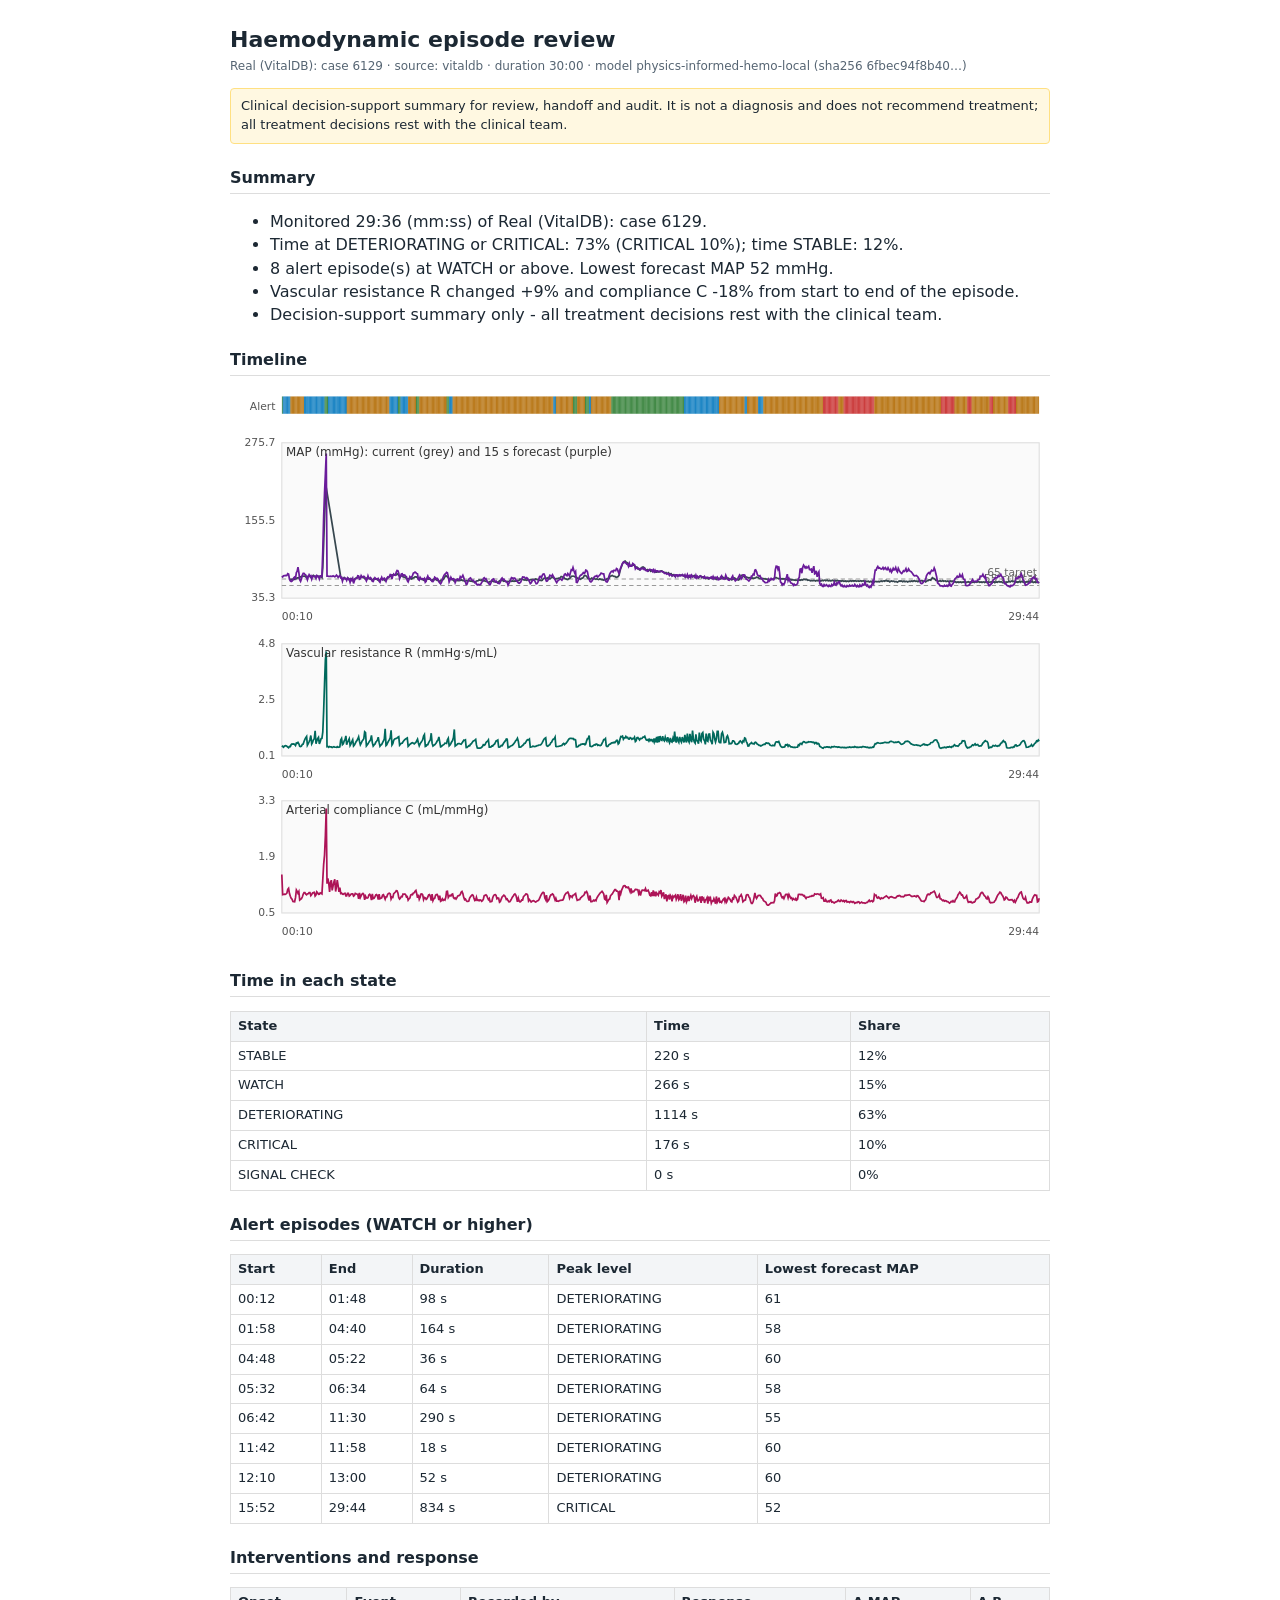
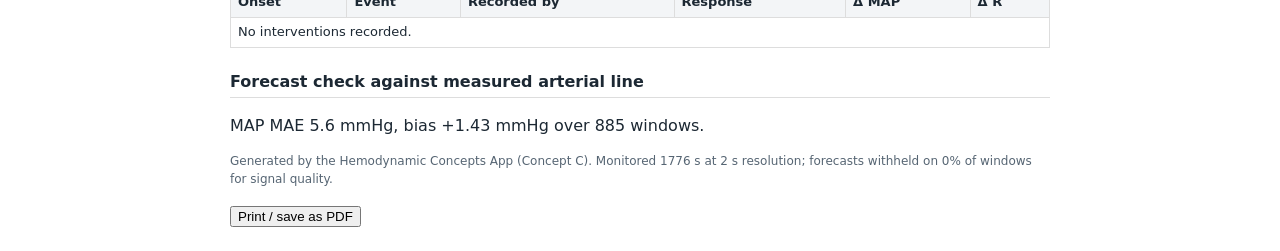
<file: site/data/review/vitaldb_6129/report.html>
<!doctype html><html lang="en"><head><meta charset="utf-8">
<title>Episode review - Real (VitalDB): case 6129</title>
<style>
body{font-family:system-ui,-apple-system,Segoe UI,Roboto,sans-serif;color:#1c2833;max-width:820px;margin:24px auto;padding:0 16px;line-height:1.45}
h1{font-size:22px;margin-bottom:2px} h2{font-size:16px;margin-top:22px;border-bottom:1px solid #ddd;padding-bottom:4px}
table{border-collapse:collapse;width:100%;font-size:13px} th,td{border:1px solid #ddd;padding:5px 7px;text-align:left}
th{background:#f3f5f7} .meta{color:#566573;font-size:12px} .banner{background:#fff8e1;border:1px solid #ffe082;padding:8px 10px;font-size:13px;border-radius:4px}
@media print{.noprint{display:none}}
</style></head><body>
<h1>Haemodynamic episode review</h1>
<div class="meta">Real (VitalDB): case 6129 · source: vitaldb · duration 30:00 ·
model physics-informed-hemo-local (sha256 6fbec94f8b40…)</div>
<p class="banner">Clinical decision-support summary for review, handoff and audit. It is not a diagnosis and does not
recommend treatment; all treatment decisions rest with the clinical team.</p>
<h2>Summary</h2><ul><li>Monitored 29:36 (mm:ss) of Real (VitalDB): case 6129.</li><li>Time at DETERIORATING or CRITICAL: 73% (CRITICAL 10%); time STABLE: 12%.</li><li>8 alert episode(s) at WATCH or above. Lowest forecast MAP 52 mmHg.</li><li>Vascular resistance R changed +9% and compliance C -18% from start to end of the episode.</li><li>Decision-support summary only - all treatment decisions rest with the clinical team.</li></ul>
<h2>Timeline</h2><svg viewBox="0 0 760 34" width="100%" role="img" aria-label="Alert level timeline"><rect x="48.0" y="6" width="0.8" height="16" fill="#2e7d32"/><rect x="48.8" y="6" width="0.8" height="16" fill="#0277bd"/><rect x="49.6" y="6" width="0.8" height="16" fill="#0277bd"/><rect x="50.4" y="6" width="0.8" height="16" fill="#0277bd"/><rect x="51.2" y="6" width="0.8" height="16" fill="#0277bd"/><rect x="52.0" y="6" width="0.8" height="16" fill="#0277bd"/><rect x="52.7" y="6" width="0.8" height="16" fill="#0277bd"/><rect x="53.5" y="6" width="0.8" height="16" fill="#0277bd"/><rect x="54.3" y="6" width="0.8" height="16" fill="#0277bd"/><rect x="55.1" y="6" width="0.8" height="16" fill="#0277bd"/><rect x="55.9" y="6" width="0.8" height="16" fill="#b26a00"/><rect x="56.7" y="6" width="0.8" height="16" fill="#b26a00"/><rect x="57.5" y="6" width="0.8" height="16" fill="#b26a00"/><rect x="58.3" y="6" width="0.8" height="16" fill="#b26a00"/><rect x="59.1" y="6" width="0.8" height="16" fill="#b26a00"/><rect x="59.9" y="6" width="0.8" height="16" fill="#b26a00"/><rect x="60.7" y="6" width="0.8" height="16" fill="#b26a00"/><rect x="61.5" y="6" width="0.8" height="16" fill="#b26a00"/><rect x="62.2" y="6" width="0.8" height="16" fill="#b26a00"/><rect x="63.0" y="6" width="0.8" height="16" fill="#b26a00"/><rect x="63.8" y="6" width="0.8" height="16" fill="#b26a00"/><rect x="64.6" y="6" width="0.8" height="16" fill="#b26a00"/><rect x="65.4" y="6" width="0.8" height="16" fill="#b26a00"/><rect x="66.2" y="6" width="0.8" height="16" fill="#b26a00"/><rect x="67.0" y="6" width="0.8" height="16" fill="#b26a00"/><rect x="67.8" y="6" width="0.8" height="16" fill="#b26a00"/><rect x="68.6" y="6" width="0.8" height="16" fill="#0277bd"/><rect x="69.4" y="6" width="0.8" height="16" fill="#0277bd"/><rect x="70.2" y="6" width="0.8" height="16" fill="#0277bd"/><rect x="71.0" y="6" width="0.8" height="16" fill="#0277bd"/><rect x="71.7" y="6" width="0.8" height="16" fill="#0277bd"/><rect x="72.5" y="6" width="0.8" height="16" fill="#0277bd"/><rect x="73.3" y="6" width="0.8" height="16" fill="#0277bd"/><rect x="74.1" y="6" width="0.8" height="16" fill="#0277bd"/><rect x="74.9" y="6" width="0.8" height="16" fill="#0277bd"/><rect x="75.7" y="6" width="0.8" height="16" fill="#0277bd"/><rect x="76.5" y="6" width="0.8" height="16" fill="#0277bd"/><rect x="77.3" y="6" width="0.8" height="16" fill="#0277bd"/><rect x="78.1" y="6" width="0.8" height="16" fill="#0277bd"/><rect x="78.9" y="6" width="0.8" height="16" fill="#0277bd"/><rect x="79.7" y="6" width="0.8" height="16" fill="#0277bd"/><rect x="80.4" y="6" width="0.8" height="16" fill="#0277bd"/><rect x="81.2" y="6" width="0.8" height="16" fill="#0277bd"/><rect x="82.0" y="6" width="0.8" height="16" fill="#0277bd"/><rect x="82.8" y="6" width="0.8" height="16" fill="#0277bd"/><rect x="83.6" y="6" width="0.8" height="16" fill="#0277bd"/><rect x="84.4" y="6" width="0.8" height="16" fill="#0277bd"/><rect x="85.2" y="6" width="0.8" height="16" fill="#0277bd"/><rect x="86.0" y="6" width="0.8" height="16" fill="#0277bd"/><rect x="86.8" y="6" width="0.8" height="16" fill="#0277bd"/><rect x="87.6" y="6" width="0.8" height="16" fill="#2e7d32"/><rect x="88.4" y="6" width="0.8" height="16" fill="#2e7d32"/><rect x="89.2" y="6" width="0.8" height="16" fill="#2e7d32"/><rect x="89.9" y="6" width="0.8" height="16" fill="#2e7d32"/><rect x="90.7" y="6" width="0.8" height="16" fill="#0277bd"/><rect x="91.5" y="6" width="0.8" height="16" fill="#0277bd"/><rect x="92.3" y="6" width="0.8" height="16" fill="#0277bd"/><rect x="93.1" y="6" width="0.8" height="16" fill="#0277bd"/><rect x="93.9" y="6" width="0.8" height="16" fill="#0277bd"/><rect x="94.7" y="6" width="0.8" height="16" fill="#0277bd"/><rect x="95.5" y="6" width="0.8" height="16" fill="#0277bd"/><rect x="96.3" y="6" width="0.8" height="16" fill="#0277bd"/><rect x="97.1" y="6" width="0.8" height="16" fill="#0277bd"/><rect x="97.9" y="6" width="0.8" height="16" fill="#0277bd"/><rect x="98.7" y="6" width="0.8" height="16" fill="#0277bd"/><rect x="99.4" y="6" width="0.8" height="16" fill="#0277bd"/><rect x="100.2" y="6" width="0.8" height="16" fill="#0277bd"/><rect x="101.0" y="6" width="0.8" height="16" fill="#0277bd"/><rect x="101.8" y="6" width="0.8" height="16" fill="#0277bd"/><rect x="102.6" y="6" width="0.8" height="16" fill="#0277bd"/><rect x="103.4" y="6" width="0.8" height="16" fill="#0277bd"/><rect x="104.2" y="6" width="0.8" height="16" fill="#0277bd"/><rect x="105.0" y="6" width="0.8" height="16" fill="#0277bd"/><rect x="105.8" y="6" width="0.8" height="16" fill="#0277bd"/><rect x="106.6" y="6" width="0.8" height="16" fill="#0277bd"/><rect x="107.4" y="6" width="0.8" height="16" fill="#0277bd"/><rect x="108.1" y="6" width="0.8" height="16" fill="#b26a00"/><rect x="108.9" y="6" width="0.8" height="16" fill="#b26a00"/><rect x="109.7" y="6" width="0.8" height="16" fill="#b26a00"/><rect x="110.5" y="6" width="0.8" height="16" fill="#b26a00"/><rect x="111.3" y="6" width="0.8" height="16" fill="#b26a00"/><rect x="112.1" y="6" width="0.8" height="16" fill="#b26a00"/><rect x="112.9" y="6" width="0.8" height="16" fill="#b26a00"/><rect x="113.7" y="6" width="0.8" height="16" fill="#b26a00"/><rect x="114.5" y="6" width="0.8" height="16" fill="#b26a00"/><rect x="115.3" y="6" width="0.8" height="16" fill="#b26a00"/><rect x="116.1" y="6" width="0.8" height="16" fill="#b26a00"/><rect x="116.9" y="6" width="0.8" height="16" fill="#b26a00"/><rect x="117.6" y="6" width="0.8" height="16" fill="#b26a00"/><rect x="118.4" y="6" width="0.8" height="16" fill="#b26a00"/><rect x="119.2" y="6" width="0.8" height="16" fill="#b26a00"/><rect x="120.0" y="6" width="0.8" height="16" fill="#b26a00"/><rect x="120.8" y="6" width="0.8" height="16" fill="#b26a00"/><rect x="121.6" y="6" width="0.8" height="16" fill="#b26a00"/><rect x="122.4" y="6" width="0.8" height="16" fill="#b26a00"/><rect x="123.2" y="6" width="0.8" height="16" fill="#b26a00"/><rect x="124.0" y="6" width="0.8" height="16" fill="#b26a00"/><rect x="124.8" y="6" width="0.8" height="16" fill="#b26a00"/><rect x="125.6" y="6" width="0.8" height="16" fill="#b26a00"/><rect x="126.4" y="6" width="0.8" height="16" fill="#b26a00"/><rect x="127.1" y="6" width="0.8" height="16" fill="#b26a00"/><rect x="127.9" y="6" width="0.8" height="16" fill="#b26a00"/><rect x="128.7" y="6" width="0.8" height="16" fill="#b26a00"/><rect x="129.5" y="6" width="0.8" height="16" fill="#b26a00"/><rect x="130.3" y="6" width="0.8" height="16" fill="#b26a00"/><rect x="131.1" y="6" width="0.8" height="16" fill="#b26a00"/><rect x="131.9" y="6" width="0.8" height="16" fill="#b26a00"/><rect x="132.7" y="6" width="0.8" height="16" fill="#b26a00"/><rect x="133.5" y="6" width="0.8" height="16" fill="#b26a00"/><rect x="134.3" y="6" width="0.8" height="16" fill="#b26a00"/><rect x="135.1" y="6" width="0.8" height="16" fill="#b26a00"/><rect x="135.8" y="6" width="0.8" height="16" fill="#b26a00"/><rect x="136.6" y="6" width="0.8" height="16" fill="#b26a00"/><rect x="137.4" y="6" width="0.8" height="16" fill="#b26a00"/><rect x="138.2" y="6" width="0.8" height="16" fill="#b26a00"/><rect x="139.0" y="6" width="0.8" height="16" fill="#b26a00"/><rect x="139.8" y="6" width="0.8" height="16" fill="#b26a00"/><rect x="140.6" y="6" width="0.8" height="16" fill="#b26a00"/><rect x="141.4" y="6" width="0.8" height="16" fill="#b26a00"/><rect x="142.2" y="6" width="0.8" height="16" fill="#b26a00"/><rect x="143.0" y="6" width="0.8" height="16" fill="#b26a00"/><rect x="143.8" y="6" width="0.8" height="16" fill="#b26a00"/><rect x="144.6" y="6" width="0.8" height="16" fill="#b26a00"/><rect x="145.3" y="6" width="0.8" height="16" fill="#b26a00"/><rect x="146.1" y="6" width="0.8" height="16" fill="#b26a00"/><rect x="146.9" y="6" width="0.8" height="16" fill="#b26a00"/><rect x="147.7" y="6" width="0.8" height="16" fill="#0277bd"/><rect x="148.5" y="6" width="0.8" height="16" fill="#0277bd"/><rect x="149.3" y="6" width="0.8" height="16" fill="#0277bd"/><rect x="150.1" y="6" width="0.8" height="16" fill="#0277bd"/><rect x="150.9" y="6" width="0.8" height="16" fill="#0277bd"/><rect x="151.7" y="6" width="0.8" height="16" fill="#0277bd"/><rect x="152.5" y="6" width="0.8" height="16" fill="#0277bd"/><rect x="153.3" y="6" width="0.8" height="16" fill="#0277bd"/><rect x="154.1" y="6" width="0.8" height="16" fill="#0277bd"/><rect x="154.8" y="6" width="0.8" height="16" fill="#0277bd"/><rect x="155.6" y="6" width="0.8" height="16" fill="#2e7d32"/><rect x="156.4" y="6" width="0.8" height="16" fill="#2e7d32"/><rect x="157.2" y="6" width="0.8" height="16" fill="#2e7d32"/><rect x="158.0" y="6" width="0.8" height="16" fill="#0277bd"/><rect x="158.8" y="6" width="0.8" height="16" fill="#0277bd"/><rect x="159.6" y="6" width="0.8" height="16" fill="#0277bd"/><rect x="160.4" y="6" width="0.8" height="16" fill="#0277bd"/><rect x="161.2" y="6" width="0.8" height="16" fill="#0277bd"/><rect x="162.0" y="6" width="0.8" height="16" fill="#0277bd"/><rect x="162.8" y="6" width="0.8" height="16" fill="#0277bd"/><rect x="163.5" y="6" width="0.8" height="16" fill="#0277bd"/><rect x="164.3" y="6" width="0.8" height="16" fill="#0277bd"/><rect x="165.1" y="6" width="0.8" height="16" fill="#b26a00"/><rect x="165.9" y="6" width="0.8" height="16" fill="#b26a00"/><rect x="166.7" y="6" width="0.8" height="16" fill="#b26a00"/><rect x="167.5" y="6" width="0.8" height="16" fill="#b26a00"/><rect x="168.3" y="6" width="0.8" height="16" fill="#b26a00"/><rect x="169.1" y="6" width="0.8" height="16" fill="#b26a00"/><rect x="169.9" y="6" width="0.8" height="16" fill="#b26a00"/><rect x="170.7" y="6" width="0.8" height="16" fill="#b26a00"/><rect x="171.5" y="6" width="0.8" height="16" fill="#b26a00"/><rect x="172.3" y="6" width="0.8" height="16" fill="#2e7d32"/><rect x="173.0" y="6" width="0.8" height="16" fill="#2e7d32"/><rect x="173.8" y="6" width="0.8" height="16" fill="#2e7d32"/><rect x="174.6" y="6" width="0.8" height="16" fill="#2e7d32"/><rect x="175.4" y="6" width="0.8" height="16" fill="#b26a00"/><rect x="176.2" y="6" width="0.8" height="16" fill="#b26a00"/><rect x="177.0" y="6" width="0.8" height="16" fill="#b26a00"/><rect x="177.8" y="6" width="0.8" height="16" fill="#b26a00"/><rect x="178.6" y="6" width="0.8" height="16" fill="#b26a00"/><rect x="179.4" y="6" width="0.8" height="16" fill="#b26a00"/><rect x="180.2" y="6" width="0.8" height="16" fill="#b26a00"/><rect x="181.0" y="6" width="0.8" height="16" fill="#b26a00"/><rect x="181.8" y="6" width="0.8" height="16" fill="#b26a00"/><rect x="182.5" y="6" width="0.8" height="16" fill="#b26a00"/><rect x="183.3" y="6" width="0.8" height="16" fill="#b26a00"/><rect x="184.1" y="6" width="0.8" height="16" fill="#b26a00"/><rect x="184.9" y="6" width="0.8" height="16" fill="#b26a00"/><rect x="185.7" y="6" width="0.8" height="16" fill="#b26a00"/><rect x="186.5" y="6" width="0.8" height="16" fill="#b26a00"/><rect x="187.3" y="6" width="0.8" height="16" fill="#b26a00"/><rect x="188.1" y="6" width="0.8" height="16" fill="#b26a00"/><rect x="188.9" y="6" width="0.8" height="16" fill="#b26a00"/><rect x="189.7" y="6" width="0.8" height="16" fill="#b26a00"/><rect x="190.5" y="6" width="0.8" height="16" fill="#b26a00"/><rect x="191.2" y="6" width="0.8" height="16" fill="#b26a00"/><rect x="192.0" y="6" width="0.8" height="16" fill="#b26a00"/><rect x="192.8" y="6" width="0.8" height="16" fill="#b26a00"/><rect x="193.6" y="6" width="0.8" height="16" fill="#b26a00"/><rect x="194.4" y="6" width="0.8" height="16" fill="#b26a00"/><rect x="195.2" y="6" width="0.8" height="16" fill="#b26a00"/><rect x="196.0" y="6" width="0.8" height="16" fill="#b26a00"/><rect x="196.8" y="6" width="0.8" height="16" fill="#b26a00"/><rect x="197.6" y="6" width="0.8" height="16" fill="#b26a00"/><rect x="198.4" y="6" width="0.8" height="16" fill="#b26a00"/><rect x="199.2" y="6" width="0.8" height="16" fill="#b26a00"/><rect x="200.0" y="6" width="0.8" height="16" fill="#b26a00"/><rect x="200.7" y="6" width="0.8" height="16" fill="#2e7d32"/><rect x="201.5" y="6" width="0.8" height="16" fill="#2e7d32"/><rect x="202.3" y="6" width="0.8" height="16" fill="#2e7d32"/><rect x="203.1" y="6" width="0.8" height="16" fill="#0277bd"/><rect x="203.9" y="6" width="0.8" height="16" fill="#0277bd"/><rect x="204.7" y="6" width="0.8" height="16" fill="#0277bd"/><rect x="205.5" y="6" width="0.8" height="16" fill="#0277bd"/><rect x="206.3" y="6" width="0.8" height="16" fill="#b26a00"/><rect x="207.1" y="6" width="0.8" height="16" fill="#b26a00"/><rect x="207.9" y="6" width="0.8" height="16" fill="#b26a00"/><rect x="208.7" y="6" width="0.8" height="16" fill="#b26a00"/><rect x="209.5" y="6" width="0.8" height="16" fill="#b26a00"/><rect x="210.2" y="6" width="0.8" height="16" fill="#b26a00"/><rect x="211.0" y="6" width="0.8" height="16" fill="#b26a00"/><rect x="211.8" y="6" width="0.8" height="16" fill="#b26a00"/><rect x="212.6" y="6" width="0.8" height="16" fill="#b26a00"/><rect x="213.4" y="6" width="0.8" height="16" fill="#b26a00"/><rect x="214.2" y="6" width="0.8" height="16" fill="#b26a00"/><rect x="215.0" y="6" width="0.8" height="16" fill="#b26a00"/><rect x="215.8" y="6" width="0.8" height="16" fill="#b26a00"/><rect x="216.6" y="6" width="0.8" height="16" fill="#b26a00"/><rect x="217.4" y="6" width="0.8" height="16" fill="#b26a00"/><rect x="218.2" y="6" width="0.8" height="16" fill="#b26a00"/><rect x="218.9" y="6" width="0.8" height="16" fill="#b26a00"/><rect x="219.7" y="6" width="0.8" height="16" fill="#b26a00"/><rect x="220.5" y="6" width="0.8" height="16" fill="#b26a00"/><rect x="221.3" y="6" width="0.8" height="16" fill="#b26a00"/><rect x="222.1" y="6" width="0.8" height="16" fill="#b26a00"/><rect x="222.9" y="6" width="0.8" height="16" fill="#b26a00"/><rect x="223.7" y="6" width="0.8" height="16" fill="#b26a00"/><rect x="224.5" y="6" width="0.8" height="16" fill="#b26a00"/><rect x="225.3" y="6" width="0.8" height="16" fill="#b26a00"/><rect x="226.1" y="6" width="0.8" height="16" fill="#b26a00"/><rect x="226.9" y="6" width="0.8" height="16" fill="#b26a00"/><rect x="227.7" y="6" width="0.8" height="16" fill="#b26a00"/><rect x="228.4" y="6" width="0.8" height="16" fill="#b26a00"/><rect x="229.2" y="6" width="0.8" height="16" fill="#b26a00"/><rect x="230.0" y="6" width="0.8" height="16" fill="#b26a00"/><rect x="230.8" y="6" width="0.8" height="16" fill="#b26a00"/><rect x="231.6" y="6" width="0.8" height="16" fill="#b26a00"/><rect x="232.4" y="6" width="0.8" height="16" fill="#b26a00"/><rect x="233.2" y="6" width="0.8" height="16" fill="#b26a00"/><rect x="234.0" y="6" width="0.8" height="16" fill="#b26a00"/><rect x="234.8" y="6" width="0.8" height="16" fill="#b26a00"/><rect x="235.6" y="6" width="0.8" height="16" fill="#b26a00"/><rect x="236.4" y="6" width="0.8" height="16" fill="#b26a00"/><rect x="237.2" y="6" width="0.8" height="16" fill="#b26a00"/><rect x="237.9" y="6" width="0.8" height="16" fill="#b26a00"/><rect x="238.7" y="6" width="0.8" height="16" fill="#b26a00"/><rect x="239.5" y="6" width="0.8" height="16" fill="#b26a00"/><rect x="240.3" y="6" width="0.8" height="16" fill="#b26a00"/><rect x="241.1" y="6" width="0.8" height="16" fill="#b26a00"/><rect x="241.9" y="6" width="0.8" height="16" fill="#b26a00"/><rect x="242.7" y="6" width="0.8" height="16" fill="#b26a00"/><rect x="243.5" y="6" width="0.8" height="16" fill="#b26a00"/><rect x="244.3" y="6" width="0.8" height="16" fill="#b26a00"/><rect x="245.1" y="6" width="0.8" height="16" fill="#b26a00"/><rect x="245.9" y="6" width="0.8" height="16" fill="#b26a00"/><rect x="246.6" y="6" width="0.8" height="16" fill="#b26a00"/><rect x="247.4" y="6" width="0.8" height="16" fill="#b26a00"/><rect x="248.2" y="6" width="0.8" height="16" fill="#b26a00"/><rect x="249.0" y="6" width="0.8" height="16" fill="#b26a00"/><rect x="249.8" y="6" width="0.8" height="16" fill="#b26a00"/><rect x="250.6" y="6" width="0.8" height="16" fill="#b26a00"/><rect x="251.4" y="6" width="0.8" height="16" fill="#b26a00"/><rect x="252.2" y="6" width="0.8" height="16" fill="#b26a00"/><rect x="253.0" y="6" width="0.8" height="16" fill="#b26a00"/><rect x="253.8" y="6" width="0.8" height="16" fill="#b26a00"/><rect x="254.6" y="6" width="0.8" height="16" fill="#b26a00"/><rect x="255.4" y="6" width="0.8" height="16" fill="#b26a00"/><rect x="256.1" y="6" width="0.8" height="16" fill="#b26a00"/><rect x="256.9" y="6" width="0.8" height="16" fill="#b26a00"/><rect x="257.7" y="6" width="0.8" height="16" fill="#b26a00"/><rect x="258.5" y="6" width="0.8" height="16" fill="#b26a00"/><rect x="259.3" y="6" width="0.8" height="16" fill="#b26a00"/><rect x="260.1" y="6" width="0.8" height="16" fill="#b26a00"/><rect x="260.9" y="6" width="0.8" height="16" fill="#b26a00"/><rect x="261.7" y="6" width="0.8" height="16" fill="#b26a00"/><rect x="262.5" y="6" width="0.8" height="16" fill="#b26a00"/><rect x="263.3" y="6" width="0.8" height="16" fill="#b26a00"/><rect x="264.1" y="6" width="0.8" height="16" fill="#b26a00"/><rect x="264.9" y="6" width="0.8" height="16" fill="#b26a00"/><rect x="265.6" y="6" width="0.8" height="16" fill="#b26a00"/><rect x="266.4" y="6" width="0.8" height="16" fill="#b26a00"/><rect x="267.2" y="6" width="0.8" height="16" fill="#b26a00"/><rect x="268.0" y="6" width="0.8" height="16" fill="#b26a00"/><rect x="268.8" y="6" width="0.8" height="16" fill="#b26a00"/><rect x="269.6" y="6" width="0.8" height="16" fill="#b26a00"/><rect x="270.4" y="6" width="0.8" height="16" fill="#b26a00"/><rect x="271.2" y="6" width="0.8" height="16" fill="#b26a00"/><rect x="272.0" y="6" width="0.8" height="16" fill="#b26a00"/><rect x="272.8" y="6" width="0.8" height="16" fill="#b26a00"/><rect x="273.6" y="6" width="0.8" height="16" fill="#b26a00"/><rect x="274.3" y="6" width="0.8" height="16" fill="#b26a00"/><rect x="275.1" y="6" width="0.8" height="16" fill="#b26a00"/><rect x="275.9" y="6" width="0.8" height="16" fill="#b26a00"/><rect x="276.7" y="6" width="0.8" height="16" fill="#b26a00"/><rect x="277.5" y="6" width="0.8" height="16" fill="#b26a00"/><rect x="278.3" y="6" width="0.8" height="16" fill="#b26a00"/><rect x="279.1" y="6" width="0.8" height="16" fill="#b26a00"/><rect x="279.9" y="6" width="0.8" height="16" fill="#b26a00"/><rect x="280.7" y="6" width="0.8" height="16" fill="#b26a00"/><rect x="281.5" y="6" width="0.8" height="16" fill="#b26a00"/><rect x="282.3" y="6" width="0.8" height="16" fill="#b26a00"/><rect x="283.1" y="6" width="0.8" height="16" fill="#b26a00"/><rect x="283.8" y="6" width="0.8" height="16" fill="#b26a00"/><rect x="284.6" y="6" width="0.8" height="16" fill="#b26a00"/><rect x="285.4" y="6" width="0.8" height="16" fill="#b26a00"/><rect x="286.2" y="6" width="0.8" height="16" fill="#b26a00"/><rect x="287.0" y="6" width="0.8" height="16" fill="#b26a00"/><rect x="287.8" y="6" width="0.8" height="16" fill="#b26a00"/><rect x="288.6" y="6" width="0.8" height="16" fill="#b26a00"/><rect x="289.4" y="6" width="0.8" height="16" fill="#b26a00"/><rect x="290.2" y="6" width="0.8" height="16" fill="#b26a00"/><rect x="291.0" y="6" width="0.8" height="16" fill="#b26a00"/><rect x="291.8" y="6" width="0.8" height="16" fill="#b26a00"/><rect x="292.6" y="6" width="0.8" height="16" fill="#b26a00"/><rect x="293.3" y="6" width="0.8" height="16" fill="#b26a00"/><rect x="294.1" y="6" width="0.8" height="16" fill="#b26a00"/><rect x="294.9" y="6" width="0.8" height="16" fill="#b26a00"/><rect x="295.7" y="6" width="0.8" height="16" fill="#b26a00"/><rect x="296.5" y="6" width="0.8" height="16" fill="#b26a00"/><rect x="297.3" y="6" width="0.8" height="16" fill="#b26a00"/><rect x="298.1" y="6" width="0.8" height="16" fill="#b26a00"/><rect x="298.9" y="6" width="0.8" height="16" fill="#b26a00"/><rect x="299.7" y="6" width="0.8" height="16" fill="#0277bd"/><rect x="300.5" y="6" width="0.8" height="16" fill="#0277bd"/><rect x="301.3" y="6" width="0.8" height="16" fill="#0277bd"/><rect x="302.0" y="6" width="0.8" height="16" fill="#b26a00"/><rect x="302.8" y="6" width="0.8" height="16" fill="#b26a00"/><rect x="303.6" y="6" width="0.8" height="16" fill="#b26a00"/><rect x="304.4" y="6" width="0.8" height="16" fill="#b26a00"/><rect x="305.2" y="6" width="0.8" height="16" fill="#b26a00"/><rect x="306.0" y="6" width="0.8" height="16" fill="#b26a00"/><rect x="306.8" y="6" width="0.8" height="16" fill="#b26a00"/><rect x="307.6" y="6" width="0.8" height="16" fill="#b26a00"/><rect x="308.4" y="6" width="0.8" height="16" fill="#b26a00"/><rect x="309.2" y="6" width="0.8" height="16" fill="#b26a00"/><rect x="310.0" y="6" width="0.8" height="16" fill="#b26a00"/><rect x="310.8" y="6" width="0.8" height="16" fill="#b26a00"/><rect x="311.5" y="6" width="0.8" height="16" fill="#b26a00"/><rect x="312.3" y="6" width="0.8" height="16" fill="#b26a00"/><rect x="313.1" y="6" width="0.8" height="16" fill="#b26a00"/><rect x="313.9" y="6" width="0.8" height="16" fill="#b26a00"/><rect x="314.7" y="6" width="0.8" height="16" fill="#b26a00"/><rect x="315.5" y="6" width="0.8" height="16" fill="#b26a00"/><rect x="316.3" y="6" width="0.8" height="16" fill="#b26a00"/><rect x="317.1" y="6" width="0.8" height="16" fill="#b26a00"/><rect x="317.9" y="6" width="0.8" height="16" fill="#2e7d32"/><rect x="318.7" y="6" width="0.8" height="16" fill="#2e7d32"/><rect x="319.5" y="6" width="0.8" height="16" fill="#2e7d32"/><rect x="320.3" y="6" width="0.8" height="16" fill="#2e7d32"/><rect x="321.0" y="6" width="0.8" height="16" fill="#2e7d32"/><rect x="321.8" y="6" width="0.8" height="16" fill="#b26a00"/><rect x="322.6" y="6" width="0.8" height="16" fill="#b26a00"/><rect x="323.4" y="6" width="0.8" height="16" fill="#b26a00"/><rect x="324.2" y="6" width="0.8" height="16" fill="#b26a00"/><rect x="325.0" y="6" width="0.8" height="16" fill="#b26a00"/><rect x="325.8" y="6" width="0.8" height="16" fill="#b26a00"/><rect x="326.6" y="6" width="0.8" height="16" fill="#b26a00"/><rect x="327.4" y="6" width="0.8" height="16" fill="#b26a00"/><rect x="328.2" y="6" width="0.8" height="16" fill="#b26a00"/><rect x="329.0" y="6" width="0.8" height="16" fill="#2e7d32"/><rect x="329.7" y="6" width="0.8" height="16" fill="#2e7d32"/><rect x="330.5" y="6" width="0.8" height="16" fill="#2e7d32"/><rect x="331.3" y="6" width="0.8" height="16" fill="#2e7d32"/><rect x="332.1" y="6" width="0.8" height="16" fill="#2e7d32"/><rect x="332.9" y="6" width="0.8" height="16" fill="#0277bd"/><rect x="333.7" y="6" width="0.8" height="16" fill="#0277bd"/><rect x="334.5" y="6" width="0.8" height="16" fill="#b26a00"/><rect x="335.3" y="6" width="0.8" height="16" fill="#b26a00"/><rect x="336.1" y="6" width="0.8" height="16" fill="#b26a00"/><rect x="336.9" y="6" width="0.8" height="16" fill="#b26a00"/><rect x="337.7" y="6" width="0.8" height="16" fill="#b26a00"/><rect x="338.5" y="6" width="0.8" height="16" fill="#b26a00"/><rect x="339.2" y="6" width="0.8" height="16" fill="#b26a00"/><rect x="340.0" y="6" width="0.8" height="16" fill="#b26a00"/><rect x="340.8" y="6" width="0.8" height="16" fill="#b26a00"/><rect x="341.6" y="6" width="0.8" height="16" fill="#b26a00"/><rect x="342.4" y="6" width="0.8" height="16" fill="#b26a00"/><rect x="343.2" y="6" width="0.8" height="16" fill="#b26a00"/><rect x="344.0" y="6" width="0.8" height="16" fill="#b26a00"/><rect x="344.8" y="6" width="0.8" height="16" fill="#b26a00"/><rect x="345.6" y="6" width="0.8" height="16" fill="#b26a00"/><rect x="346.4" y="6" width="0.8" height="16" fill="#b26a00"/><rect x="347.2" y="6" width="0.8" height="16" fill="#b26a00"/><rect x="348.0" y="6" width="0.8" height="16" fill="#b26a00"/><rect x="348.7" y="6" width="0.8" height="16" fill="#b26a00"/><rect x="349.5" y="6" width="0.8" height="16" fill="#b26a00"/><rect x="350.3" y="6" width="0.8" height="16" fill="#b26a00"/><rect x="351.1" y="6" width="0.8" height="16" fill="#b26a00"/><rect x="351.9" y="6" width="0.8" height="16" fill="#b26a00"/><rect x="352.7" y="6" width="0.8" height="16" fill="#b26a00"/><rect x="353.5" y="6" width="0.8" height="16" fill="#2e7d32"/><rect x="354.3" y="6" width="0.8" height="16" fill="#2e7d32"/><rect x="355.1" y="6" width="0.8" height="16" fill="#2e7d32"/><rect x="355.9" y="6" width="0.8" height="16" fill="#2e7d32"/><rect x="356.7" y="6" width="0.8" height="16" fill="#2e7d32"/><rect x="357.4" y="6" width="0.8" height="16" fill="#2e7d32"/><rect x="358.2" y="6" width="0.8" height="16" fill="#2e7d32"/><rect x="359.0" y="6" width="0.8" height="16" fill="#2e7d32"/><rect x="359.8" y="6" width="0.8" height="16" fill="#2e7d32"/><rect x="360.6" y="6" width="0.8" height="16" fill="#2e7d32"/><rect x="361.4" y="6" width="0.8" height="16" fill="#2e7d32"/><rect x="362.2" y="6" width="0.8" height="16" fill="#2e7d32"/><rect x="363.0" y="6" width="0.8" height="16" fill="#2e7d32"/><rect x="363.8" y="6" width="0.8" height="16" fill="#2e7d32"/><rect x="364.6" y="6" width="0.8" height="16" fill="#2e7d32"/><rect x="365.4" y="6" width="0.8" height="16" fill="#2e7d32"/><rect x="366.2" y="6" width="0.8" height="16" fill="#2e7d32"/><rect x="366.9" y="6" width="0.8" height="16" fill="#2e7d32"/><rect x="367.7" y="6" width="0.8" height="16" fill="#2e7d32"/><rect x="368.5" y="6" width="0.8" height="16" fill="#2e7d32"/><rect x="369.3" y="6" width="0.8" height="16" fill="#2e7d32"/><rect x="370.1" y="6" width="0.8" height="16" fill="#2e7d32"/><rect x="370.9" y="6" width="0.8" height="16" fill="#2e7d32"/><rect x="371.7" y="6" width="0.8" height="16" fill="#2e7d32"/><rect x="372.5" y="6" width="0.8" height="16" fill="#2e7d32"/><rect x="373.3" y="6" width="0.8" height="16" fill="#2e7d32"/><rect x="374.1" y="6" width="0.8" height="16" fill="#2e7d32"/><rect x="374.9" y="6" width="0.8" height="16" fill="#2e7d32"/><rect x="375.7" y="6" width="0.8" height="16" fill="#2e7d32"/><rect x="376.4" y="6" width="0.8" height="16" fill="#2e7d32"/><rect x="377.2" y="6" width="0.8" height="16" fill="#2e7d32"/><rect x="378.0" y="6" width="0.8" height="16" fill="#2e7d32"/><rect x="378.8" y="6" width="0.8" height="16" fill="#2e7d32"/><rect x="379.6" y="6" width="0.8" height="16" fill="#2e7d32"/><rect x="380.4" y="6" width="0.8" height="16" fill="#2e7d32"/><rect x="381.2" y="6" width="0.8" height="16" fill="#2e7d32"/><rect x="382.0" y="6" width="0.8" height="16" fill="#2e7d32"/><rect x="382.8" y="6" width="0.8" height="16" fill="#2e7d32"/><rect x="383.6" y="6" width="0.8" height="16" fill="#2e7d32"/><rect x="384.4" y="6" width="0.8" height="16" fill="#2e7d32"/><rect x="385.1" y="6" width="0.8" height="16" fill="#2e7d32"/><rect x="385.9" y="6" width="0.8" height="16" fill="#2e7d32"/><rect x="386.7" y="6" width="0.8" height="16" fill="#2e7d32"/><rect x="387.5" y="6" width="0.8" height="16" fill="#2e7d32"/><rect x="388.3" y="6" width="0.8" height="16" fill="#2e7d32"/><rect x="389.1" y="6" width="0.8" height="16" fill="#2e7d32"/><rect x="389.9" y="6" width="0.8" height="16" fill="#2e7d32"/><rect x="390.7" y="6" width="0.8" height="16" fill="#2e7d32"/><rect x="391.5" y="6" width="0.8" height="16" fill="#2e7d32"/><rect x="392.3" y="6" width="0.8" height="16" fill="#2e7d32"/><rect x="393.1" y="6" width="0.8" height="16" fill="#2e7d32"/><rect x="393.9" y="6" width="0.8" height="16" fill="#2e7d32"/><rect x="394.6" y="6" width="0.8" height="16" fill="#2e7d32"/><rect x="395.4" y="6" width="0.8" height="16" fill="#2e7d32"/><rect x="396.2" y="6" width="0.8" height="16" fill="#2e7d32"/><rect x="397.0" y="6" width="0.8" height="16" fill="#2e7d32"/><rect x="397.8" y="6" width="0.8" height="16" fill="#2e7d32"/><rect x="398.6" y="6" width="0.8" height="16" fill="#2e7d32"/><rect x="399.4" y="6" width="0.8" height="16" fill="#2e7d32"/><rect x="400.2" y="6" width="0.8" height="16" fill="#2e7d32"/><rect x="401.0" y="6" width="0.8" height="16" fill="#2e7d32"/><rect x="401.8" y="6" width="0.8" height="16" fill="#2e7d32"/><rect x="402.6" y="6" width="0.8" height="16" fill="#2e7d32"/><rect x="403.4" y="6" width="0.8" height="16" fill="#2e7d32"/><rect x="404.1" y="6" width="0.8" height="16" fill="#2e7d32"/><rect x="404.9" y="6" width="0.8" height="16" fill="#2e7d32"/><rect x="405.7" y="6" width="0.8" height="16" fill="#2e7d32"/><rect x="406.5" y="6" width="0.8" height="16" fill="#2e7d32"/><rect x="407.3" y="6" width="0.8" height="16" fill="#2e7d32"/><rect x="408.1" y="6" width="0.8" height="16" fill="#2e7d32"/><rect x="408.9" y="6" width="0.8" height="16" fill="#2e7d32"/><rect x="409.7" y="6" width="0.8" height="16" fill="#2e7d32"/><rect x="410.5" y="6" width="0.8" height="16" fill="#2e7d32"/><rect x="411.3" y="6" width="0.8" height="16" fill="#2e7d32"/><rect x="412.1" y="6" width="0.8" height="16" fill="#2e7d32"/><rect x="412.9" y="6" width="0.8" height="16" fill="#2e7d32"/><rect x="413.6" y="6" width="0.8" height="16" fill="#2e7d32"/><rect x="414.4" y="6" width="0.8" height="16" fill="#2e7d32"/><rect x="415.2" y="6" width="0.8" height="16" fill="#2e7d32"/><rect x="416.0" y="6" width="0.8" height="16" fill="#2e7d32"/><rect x="416.8" y="6" width="0.8" height="16" fill="#2e7d32"/><rect x="417.6" y="6" width="0.8" height="16" fill="#2e7d32"/><rect x="418.4" y="6" width="0.8" height="16" fill="#2e7d32"/><rect x="419.2" y="6" width="0.8" height="16" fill="#2e7d32"/><rect x="420.0" y="6" width="0.8" height="16" fill="#2e7d32"/><rect x="420.8" y="6" width="0.8" height="16" fill="#0277bd"/><rect x="421.6" y="6" width="0.8" height="16" fill="#0277bd"/><rect x="422.3" y="6" width="0.8" height="16" fill="#0277bd"/><rect x="423.1" y="6" width="0.8" height="16" fill="#0277bd"/><rect x="423.9" y="6" width="0.8" height="16" fill="#0277bd"/><rect x="424.7" y="6" width="0.8" height="16" fill="#0277bd"/><rect x="425.5" y="6" width="0.8" height="16" fill="#0277bd"/><rect x="426.3" y="6" width="0.8" height="16" fill="#0277bd"/><rect x="427.1" y="6" width="0.8" height="16" fill="#0277bd"/><rect x="427.9" y="6" width="0.8" height="16" fill="#0277bd"/><rect x="428.7" y="6" width="0.8" height="16" fill="#0277bd"/><rect x="429.5" y="6" width="0.8" height="16" fill="#0277bd"/><rect x="430.3" y="6" width="0.8" height="16" fill="#0277bd"/><rect x="431.1" y="6" width="0.8" height="16" fill="#0277bd"/><rect x="431.8" y="6" width="0.8" height="16" fill="#0277bd"/><rect x="432.6" y="6" width="0.8" height="16" fill="#0277bd"/><rect x="433.4" y="6" width="0.8" height="16" fill="#0277bd"/><rect x="434.2" y="6" width="0.8" height="16" fill="#0277bd"/><rect x="435.0" y="6" width="0.8" height="16" fill="#0277bd"/><rect x="435.8" y="6" width="0.8" height="16" fill="#0277bd"/><rect x="436.6" y="6" width="0.8" height="16" fill="#0277bd"/><rect x="437.4" y="6" width="0.8" height="16" fill="#0277bd"/><rect x="438.2" y="6" width="0.8" height="16" fill="#0277bd"/><rect x="439.0" y="6" width="0.8" height="16" fill="#0277bd"/><rect x="439.8" y="6" width="0.8" height="16" fill="#0277bd"/><rect x="440.6" y="6" width="0.8" height="16" fill="#0277bd"/><rect x="441.3" y="6" width="0.8" height="16" fill="#0277bd"/><rect x="442.1" y="6" width="0.8" height="16" fill="#0277bd"/><rect x="442.9" y="6" width="0.8" height="16" fill="#0277bd"/><rect x="443.7" y="6" width="0.8" height="16" fill="#0277bd"/><rect x="444.5" y="6" width="0.8" height="16" fill="#0277bd"/><rect x="445.3" y="6" width="0.8" height="16" fill="#0277bd"/><rect x="446.1" y="6" width="0.8" height="16" fill="#0277bd"/><rect x="446.9" y="6" width="0.8" height="16" fill="#0277bd"/><rect x="447.7" y="6" width="0.8" height="16" fill="#0277bd"/><rect x="448.5" y="6" width="0.8" height="16" fill="#0277bd"/><rect x="449.3" y="6" width="0.8" height="16" fill="#0277bd"/><rect x="450.0" y="6" width="0.8" height="16" fill="#0277bd"/><rect x="450.8" y="6" width="0.8" height="16" fill="#0277bd"/><rect x="451.6" y="6" width="0.8" height="16" fill="#0277bd"/><rect x="452.4" y="6" width="0.8" height="16" fill="#0277bd"/><rect x="453.2" y="6" width="0.8" height="16" fill="#b26a00"/><rect x="454.0" y="6" width="0.8" height="16" fill="#b26a00"/><rect x="454.8" y="6" width="0.8" height="16" fill="#b26a00"/><rect x="455.6" y="6" width="0.8" height="16" fill="#b26a00"/><rect x="456.4" y="6" width="0.8" height="16" fill="#b26a00"/><rect x="457.2" y="6" width="0.8" height="16" fill="#b26a00"/><rect x="458.0" y="6" width="0.8" height="16" fill="#b26a00"/><rect x="458.8" y="6" width="0.8" height="16" fill="#b26a00"/><rect x="459.5" y="6" width="0.8" height="16" fill="#b26a00"/><rect x="460.3" y="6" width="0.8" height="16" fill="#b26a00"/><rect x="461.1" y="6" width="0.8" height="16" fill="#b26a00"/><rect x="461.9" y="6" width="0.8" height="16" fill="#b26a00"/><rect x="462.7" y="6" width="0.8" height="16" fill="#b26a00"/><rect x="463.5" y="6" width="0.8" height="16" fill="#b26a00"/><rect x="464.3" y="6" width="0.8" height="16" fill="#b26a00"/><rect x="465.1" y="6" width="0.8" height="16" fill="#b26a00"/><rect x="465.9" y="6" width="0.8" height="16" fill="#b26a00"/><rect x="466.7" y="6" width="0.8" height="16" fill="#b26a00"/><rect x="467.5" y="6" width="0.8" height="16" fill="#b26a00"/><rect x="468.3" y="6" width="0.8" height="16" fill="#b26a00"/><rect x="469.0" y="6" width="0.8" height="16" fill="#b26a00"/><rect x="469.8" y="6" width="0.8" height="16" fill="#b26a00"/><rect x="470.6" y="6" width="0.8" height="16" fill="#b26a00"/><rect x="471.4" y="6" width="0.8" height="16" fill="#b26a00"/><rect x="472.2" y="6" width="0.8" height="16" fill="#b26a00"/><rect x="473.0" y="6" width="0.8" height="16" fill="#b26a00"/><rect x="473.8" y="6" width="0.8" height="16" fill="#b26a00"/><rect x="474.6" y="6" width="0.8" height="16" fill="#b26a00"/><rect x="475.4" y="6" width="0.8" height="16" fill="#b26a00"/><rect x="476.2" y="6" width="0.8" height="16" fill="#b26a00"/><rect x="477.0" y="6" width="0.8" height="16" fill="#0277bd"/><rect x="477.7" y="6" width="0.8" height="16" fill="#0277bd"/><rect x="478.5" y="6" width="0.8" height="16" fill="#0277bd"/><rect x="479.3" y="6" width="0.8" height="16" fill="#b26a00"/><rect x="480.1" y="6" width="0.8" height="16" fill="#b26a00"/><rect x="480.9" y="6" width="0.8" height="16" fill="#b26a00"/><rect x="481.7" y="6" width="0.8" height="16" fill="#b26a00"/><rect x="482.5" y="6" width="0.8" height="16" fill="#b26a00"/><rect x="483.3" y="6" width="0.8" height="16" fill="#b26a00"/><rect x="484.1" y="6" width="0.8" height="16" fill="#b26a00"/><rect x="484.9" y="6" width="0.8" height="16" fill="#b26a00"/><rect x="485.7" y="6" width="0.8" height="16" fill="#b26a00"/><rect x="486.5" y="6" width="0.8" height="16" fill="#b26a00"/><rect x="487.2" y="6" width="0.8" height="16" fill="#b26a00"/><rect x="488.0" y="6" width="0.8" height="16" fill="#b26a00"/><rect x="488.8" y="6" width="0.8" height="16" fill="#b26a00"/><rect x="489.6" y="6" width="0.8" height="16" fill="#0277bd"/><rect x="490.4" y="6" width="0.8" height="16" fill="#0277bd"/><rect x="491.2" y="6" width="0.8" height="16" fill="#0277bd"/><rect x="492.0" y="6" width="0.8" height="16" fill="#0277bd"/><rect x="492.8" y="6" width="0.8" height="16" fill="#0277bd"/><rect x="493.6" y="6" width="0.8" height="16" fill="#0277bd"/><rect x="494.4" y="6" width="0.8" height="16" fill="#b26a00"/><rect x="495.2" y="6" width="0.8" height="16" fill="#b26a00"/><rect x="496.0" y="6" width="0.8" height="16" fill="#b26a00"/><rect x="496.7" y="6" width="0.8" height="16" fill="#b26a00"/><rect x="497.5" y="6" width="0.8" height="16" fill="#b26a00"/><rect x="498.3" y="6" width="0.8" height="16" fill="#b26a00"/><rect x="499.1" y="6" width="0.8" height="16" fill="#b26a00"/><rect x="499.9" y="6" width="0.8" height="16" fill="#b26a00"/><rect x="500.7" y="6" width="0.8" height="16" fill="#b26a00"/><rect x="501.5" y="6" width="0.8" height="16" fill="#b26a00"/><rect x="502.3" y="6" width="0.8" height="16" fill="#b26a00"/><rect x="503.1" y="6" width="0.8" height="16" fill="#b26a00"/><rect x="503.9" y="6" width="0.8" height="16" fill="#b26a00"/><rect x="504.7" y="6" width="0.8" height="16" fill="#b26a00"/><rect x="505.4" y="6" width="0.8" height="16" fill="#b26a00"/><rect x="506.2" y="6" width="0.8" height="16" fill="#b26a00"/><rect x="507.0" y="6" width="0.8" height="16" fill="#b26a00"/><rect x="507.8" y="6" width="0.8" height="16" fill="#b26a00"/><rect x="508.6" y="6" width="0.8" height="16" fill="#b26a00"/><rect x="509.4" y="6" width="0.8" height="16" fill="#b26a00"/><rect x="510.2" y="6" width="0.8" height="16" fill="#b26a00"/><rect x="511.0" y="6" width="0.8" height="16" fill="#b26a00"/><rect x="511.8" y="6" width="0.8" height="16" fill="#b26a00"/><rect x="512.6" y="6" width="0.8" height="16" fill="#b26a00"/><rect x="513.4" y="6" width="0.8" height="16" fill="#b26a00"/><rect x="514.2" y="6" width="0.8" height="16" fill="#b26a00"/><rect x="514.9" y="6" width="0.8" height="16" fill="#b26a00"/><rect x="515.7" y="6" width="0.8" height="16" fill="#b26a00"/><rect x="516.5" y="6" width="0.8" height="16" fill="#b26a00"/><rect x="517.3" y="6" width="0.8" height="16" fill="#b26a00"/><rect x="518.1" y="6" width="0.8" height="16" fill="#b26a00"/><rect x="518.9" y="6" width="0.8" height="16" fill="#b26a00"/><rect x="519.7" y="6" width="0.8" height="16" fill="#b26a00"/><rect x="520.5" y="6" width="0.8" height="16" fill="#b26a00"/><rect x="521.3" y="6" width="0.8" height="16" fill="#b26a00"/><rect x="522.1" y="6" width="0.8" height="16" fill="#b26a00"/><rect x="522.9" y="6" width="0.8" height="16" fill="#b26a00"/><rect x="523.7" y="6" width="0.8" height="16" fill="#b26a00"/><rect x="524.4" y="6" width="0.8" height="16" fill="#b26a00"/><rect x="525.2" y="6" width="0.8" height="16" fill="#b26a00"/><rect x="526.0" y="6" width="0.8" height="16" fill="#b26a00"/><rect x="526.8" y="6" width="0.8" height="16" fill="#b26a00"/><rect x="527.6" y="6" width="0.8" height="16" fill="#b26a00"/><rect x="528.4" y="6" width="0.8" height="16" fill="#b26a00"/><rect x="529.2" y="6" width="0.8" height="16" fill="#b26a00"/><rect x="530.0" y="6" width="0.8" height="16" fill="#b26a00"/><rect x="530.8" y="6" width="0.8" height="16" fill="#b26a00"/><rect x="531.6" y="6" width="0.8" height="16" fill="#b26a00"/><rect x="532.4" y="6" width="0.8" height="16" fill="#b26a00"/><rect x="533.1" y="6" width="0.8" height="16" fill="#b26a00"/><rect x="533.9" y="6" width="0.8" height="16" fill="#b26a00"/><rect x="534.7" y="6" width="0.8" height="16" fill="#b26a00"/><rect x="535.5" y="6" width="0.8" height="16" fill="#b26a00"/><rect x="536.3" y="6" width="0.8" height="16" fill="#b26a00"/><rect x="537.1" y="6" width="0.8" height="16" fill="#b26a00"/><rect x="537.9" y="6" width="0.8" height="16" fill="#b26a00"/><rect x="538.7" y="6" width="0.8" height="16" fill="#b26a00"/><rect x="539.5" y="6" width="0.8" height="16" fill="#b26a00"/><rect x="540.3" y="6" width="0.8" height="16" fill="#b26a00"/><rect x="541.1" y="6" width="0.8" height="16" fill="#b26a00"/><rect x="541.9" y="6" width="0.8" height="16" fill="#b26a00"/><rect x="542.6" y="6" width="0.8" height="16" fill="#b26a00"/><rect x="543.4" y="6" width="0.8" height="16" fill="#b26a00"/><rect x="544.2" y="6" width="0.8" height="16" fill="#b26a00"/><rect x="545.0" y="6" width="0.8" height="16" fill="#b26a00"/><rect x="545.8" y="6" width="0.8" height="16" fill="#b26a00"/><rect x="546.6" y="6" width="0.8" height="16" fill="#b26a00"/><rect x="547.4" y="6" width="0.8" height="16" fill="#b26a00"/><rect x="548.2" y="6" width="0.8" height="16" fill="#b26a00"/><rect x="549.0" y="6" width="0.8" height="16" fill="#b26a00"/><rect x="549.8" y="6" width="0.8" height="16" fill="#c62828"/><rect x="550.6" y="6" width="0.8" height="16" fill="#c62828"/><rect x="551.4" y="6" width="0.8" height="16" fill="#c62828"/><rect x="552.1" y="6" width="0.8" height="16" fill="#c62828"/><rect x="552.9" y="6" width="0.8" height="16" fill="#c62828"/><rect x="553.7" y="6" width="0.8" height="16" fill="#c62828"/><rect x="554.5" y="6" width="0.8" height="16" fill="#c62828"/><rect x="555.3" y="6" width="0.8" height="16" fill="#c62828"/><rect x="556.1" y="6" width="0.8" height="16" fill="#c62828"/><rect x="556.9" y="6" width="0.8" height="16" fill="#c62828"/><rect x="557.7" y="6" width="0.8" height="16" fill="#c62828"/><rect x="558.5" y="6" width="0.8" height="16" fill="#c62828"/><rect x="559.3" y="6" width="0.8" height="16" fill="#c62828"/><rect x="560.1" y="6" width="0.8" height="16" fill="#c62828"/><rect x="560.8" y="6" width="0.8" height="16" fill="#c62828"/><rect x="561.6" y="6" width="0.8" height="16" fill="#c62828"/><rect x="562.4" y="6" width="0.8" height="16" fill="#c62828"/><rect x="563.2" y="6" width="0.8" height="16" fill="#c62828"/><rect x="564.0" y="6" width="0.8" height="16" fill="#b26a00"/><rect x="564.8" y="6" width="0.8" height="16" fill="#b26a00"/><rect x="565.6" y="6" width="0.8" height="16" fill="#b26a00"/><rect x="566.4" y="6" width="0.8" height="16" fill="#b26a00"/><rect x="567.2" y="6" width="0.8" height="16" fill="#b26a00"/><rect x="568.0" y="6" width="0.8" height="16" fill="#b26a00"/><rect x="568.8" y="6" width="0.8" height="16" fill="#c62828"/><rect x="569.6" y="6" width="0.8" height="16" fill="#c62828"/><rect x="570.3" y="6" width="0.8" height="16" fill="#c62828"/><rect x="571.1" y="6" width="0.8" height="16" fill="#c62828"/><rect x="571.9" y="6" width="0.8" height="16" fill="#c62828"/><rect x="572.7" y="6" width="0.8" height="16" fill="#c62828"/><rect x="573.5" y="6" width="0.8" height="16" fill="#c62828"/><rect x="574.3" y="6" width="0.8" height="16" fill="#c62828"/><rect x="575.1" y="6" width="0.8" height="16" fill="#c62828"/><rect x="575.9" y="6" width="0.8" height="16" fill="#c62828"/><rect x="576.7" y="6" width="0.8" height="16" fill="#c62828"/><rect x="577.5" y="6" width="0.8" height="16" fill="#c62828"/><rect x="578.3" y="6" width="0.8" height="16" fill="#c62828"/><rect x="579.1" y="6" width="0.8" height="16" fill="#c62828"/><rect x="579.8" y="6" width="0.8" height="16" fill="#c62828"/><rect x="580.6" y="6" width="0.8" height="16" fill="#c62828"/><rect x="581.4" y="6" width="0.8" height="16" fill="#c62828"/><rect x="582.2" y="6" width="0.8" height="16" fill="#c62828"/><rect x="583.0" y="6" width="0.8" height="16" fill="#c62828"/><rect x="583.8" y="6" width="0.8" height="16" fill="#c62828"/><rect x="584.6" y="6" width="0.8" height="16" fill="#c62828"/><rect x="585.4" y="6" width="0.8" height="16" fill="#c62828"/><rect x="586.2" y="6" width="0.8" height="16" fill="#c62828"/><rect x="587.0" y="6" width="0.8" height="16" fill="#c62828"/><rect x="587.8" y="6" width="0.8" height="16" fill="#c62828"/><rect x="588.5" y="6" width="0.8" height="16" fill="#c62828"/><rect x="589.3" y="6" width="0.8" height="16" fill="#c62828"/><rect x="590.1" y="6" width="0.8" height="16" fill="#c62828"/><rect x="590.9" y="6" width="0.8" height="16" fill="#c62828"/><rect x="591.7" y="6" width="0.8" height="16" fill="#c62828"/><rect x="592.5" y="6" width="0.8" height="16" fill="#c62828"/><rect x="593.3" y="6" width="0.8" height="16" fill="#c62828"/><rect x="594.1" y="6" width="0.8" height="16" fill="#c62828"/><rect x="594.9" y="6" width="0.8" height="16" fill="#c62828"/><rect x="595.7" y="6" width="0.8" height="16" fill="#c62828"/><rect x="596.5" y="6" width="0.8" height="16" fill="#c62828"/><rect x="597.3" y="6" width="0.8" height="16" fill="#b26a00"/><rect x="598.0" y="6" width="0.8" height="16" fill="#b26a00"/><rect x="598.8" y="6" width="0.8" height="16" fill="#b26a00"/><rect x="599.6" y="6" width="0.8" height="16" fill="#b26a00"/><rect x="600.4" y="6" width="0.8" height="16" fill="#b26a00"/><rect x="601.2" y="6" width="0.8" height="16" fill="#b26a00"/><rect x="602.0" y="6" width="0.8" height="16" fill="#b26a00"/><rect x="602.8" y="6" width="0.8" height="16" fill="#b26a00"/><rect x="603.6" y="6" width="0.8" height="16" fill="#b26a00"/><rect x="604.4" y="6" width="0.8" height="16" fill="#b26a00"/><rect x="605.2" y="6" width="0.8" height="16" fill="#b26a00"/><rect x="606.0" y="6" width="0.8" height="16" fill="#b26a00"/><rect x="606.8" y="6" width="0.8" height="16" fill="#b26a00"/><rect x="607.5" y="6" width="0.8" height="16" fill="#b26a00"/><rect x="608.3" y="6" width="0.8" height="16" fill="#b26a00"/><rect x="609.1" y="6" width="0.8" height="16" fill="#b26a00"/><rect x="609.9" y="6" width="0.8" height="16" fill="#b26a00"/><rect x="610.7" y="6" width="0.8" height="16" fill="#b26a00"/><rect x="611.5" y="6" width="0.8" height="16" fill="#b26a00"/><rect x="612.3" y="6" width="0.8" height="16" fill="#b26a00"/><rect x="613.1" y="6" width="0.8" height="16" fill="#b26a00"/><rect x="613.9" y="6" width="0.8" height="16" fill="#b26a00"/><rect x="614.7" y="6" width="0.8" height="16" fill="#b26a00"/><rect x="615.5" y="6" width="0.8" height="16" fill="#b26a00"/><rect x="616.2" y="6" width="0.8" height="16" fill="#b26a00"/><rect x="617.0" y="6" width="0.8" height="16" fill="#b26a00"/><rect x="617.8" y="6" width="0.8" height="16" fill="#b26a00"/><rect x="618.6" y="6" width="0.8" height="16" fill="#b26a00"/><rect x="619.4" y="6" width="0.8" height="16" fill="#b26a00"/><rect x="620.2" y="6" width="0.8" height="16" fill="#b26a00"/><rect x="621.0" y="6" width="0.8" height="16" fill="#b26a00"/><rect x="621.8" y="6" width="0.8" height="16" fill="#b26a00"/><rect x="622.6" y="6" width="0.8" height="16" fill="#b26a00"/><rect x="623.4" y="6" width="0.8" height="16" fill="#b26a00"/><rect x="624.2" y="6" width="0.8" height="16" fill="#b26a00"/><rect x="625.0" y="6" width="0.8" height="16" fill="#b26a00"/><rect x="625.7" y="6" width="0.8" height="16" fill="#b26a00"/><rect x="626.5" y="6" width="0.8" height="16" fill="#b26a00"/><rect x="627.3" y="6" width="0.8" height="16" fill="#b26a00"/><rect x="628.1" y="6" width="0.8" height="16" fill="#b26a00"/><rect x="628.9" y="6" width="0.8" height="16" fill="#b26a00"/><rect x="629.7" y="6" width="0.8" height="16" fill="#b26a00"/><rect x="630.5" y="6" width="0.8" height="16" fill="#b26a00"/><rect x="631.3" y="6" width="0.8" height="16" fill="#b26a00"/><rect x="632.1" y="6" width="0.8" height="16" fill="#b26a00"/><rect x="632.9" y="6" width="0.8" height="16" fill="#b26a00"/><rect x="633.7" y="6" width="0.8" height="16" fill="#b26a00"/><rect x="634.5" y="6" width="0.8" height="16" fill="#b26a00"/><rect x="635.2" y="6" width="0.8" height="16" fill="#b26a00"/><rect x="636.0" y="6" width="0.8" height="16" fill="#b26a00"/><rect x="636.8" y="6" width="0.8" height="16" fill="#b26a00"/><rect x="637.6" y="6" width="0.8" height="16" fill="#b26a00"/><rect x="638.4" y="6" width="0.8" height="16" fill="#b26a00"/><rect x="639.2" y="6" width="0.8" height="16" fill="#b26a00"/><rect x="640.0" y="6" width="0.8" height="16" fill="#b26a00"/><rect x="640.8" y="6" width="0.8" height="16" fill="#b26a00"/><rect x="641.6" y="6" width="0.8" height="16" fill="#b26a00"/><rect x="642.4" y="6" width="0.8" height="16" fill="#b26a00"/><rect x="643.2" y="6" width="0.8" height="16" fill="#b26a00"/><rect x="643.9" y="6" width="0.8" height="16" fill="#b26a00"/><rect x="644.7" y="6" width="0.8" height="16" fill="#b26a00"/><rect x="645.5" y="6" width="0.8" height="16" fill="#b26a00"/><rect x="646.3" y="6" width="0.8" height="16" fill="#b26a00"/><rect x="647.1" y="6" width="0.8" height="16" fill="#b26a00"/><rect x="647.9" y="6" width="0.8" height="16" fill="#b26a00"/><rect x="648.7" y="6" width="0.8" height="16" fill="#b26a00"/><rect x="649.5" y="6" width="0.8" height="16" fill="#b26a00"/><rect x="650.3" y="6" width="0.8" height="16" fill="#b26a00"/><rect x="651.1" y="6" width="0.8" height="16" fill="#b26a00"/><rect x="651.9" y="6" width="0.8" height="16" fill="#b26a00"/><rect x="652.7" y="6" width="0.8" height="16" fill="#b26a00"/><rect x="653.4" y="6" width="0.8" height="16" fill="#b26a00"/><rect x="654.2" y="6" width="0.8" height="16" fill="#b26a00"/><rect x="655.0" y="6" width="0.8" height="16" fill="#b26a00"/><rect x="655.8" y="6" width="0.8" height="16" fill="#b26a00"/><rect x="656.6" y="6" width="0.8" height="16" fill="#b26a00"/><rect x="657.4" y="6" width="0.8" height="16" fill="#b26a00"/><rect x="658.2" y="6" width="0.8" height="16" fill="#b26a00"/><rect x="659.0" y="6" width="0.8" height="16" fill="#c62828"/><rect x="659.8" y="6" width="0.8" height="16" fill="#c62828"/><rect x="660.6" y="6" width="0.8" height="16" fill="#c62828"/><rect x="661.4" y="6" width="0.8" height="16" fill="#c62828"/><rect x="662.2" y="6" width="0.8" height="16" fill="#c62828"/><rect x="662.9" y="6" width="0.8" height="16" fill="#c62828"/><rect x="663.7" y="6" width="0.8" height="16" fill="#c62828"/><rect x="664.5" y="6" width="0.8" height="16" fill="#c62828"/><rect x="665.3" y="6" width="0.8" height="16" fill="#c62828"/><rect x="666.1" y="6" width="0.8" height="16" fill="#c62828"/><rect x="666.9" y="6" width="0.8" height="16" fill="#c62828"/><rect x="667.7" y="6" width="0.8" height="16" fill="#c62828"/><rect x="668.5" y="6" width="0.8" height="16" fill="#c62828"/><rect x="669.3" y="6" width="0.8" height="16" fill="#c62828"/><rect x="670.1" y="6" width="0.8" height="16" fill="#c62828"/><rect x="670.9" y="6" width="0.8" height="16" fill="#c62828"/><rect x="671.6" y="6" width="0.8" height="16" fill="#b26a00"/><rect x="672.4" y="6" width="0.8" height="16" fill="#b26a00"/><rect x="673.2" y="6" width="0.8" height="16" fill="#b26a00"/><rect x="674.0" y="6" width="0.8" height="16" fill="#b26a00"/><rect x="674.8" y="6" width="0.8" height="16" fill="#b26a00"/><rect x="675.6" y="6" width="0.8" height="16" fill="#b26a00"/><rect x="676.4" y="6" width="0.8" height="16" fill="#b26a00"/><rect x="677.2" y="6" width="0.8" height="16" fill="#b26a00"/><rect x="678.0" y="6" width="0.8" height="16" fill="#b26a00"/><rect x="678.8" y="6" width="0.8" height="16" fill="#b26a00"/><rect x="679.6" y="6" width="0.8" height="16" fill="#b26a00"/><rect x="680.4" y="6" width="0.8" height="16" fill="#b26a00"/><rect x="681.1" y="6" width="0.8" height="16" fill="#b26a00"/><rect x="681.9" y="6" width="0.8" height="16" fill="#b26a00"/><rect x="682.7" y="6" width="0.8" height="16" fill="#b26a00"/><rect x="683.5" y="6" width="0.8" height="16" fill="#c62828"/><rect x="684.3" y="6" width="0.8" height="16" fill="#c62828"/><rect x="685.1" y="6" width="0.8" height="16" fill="#c62828"/><rect x="685.9" y="6" width="0.8" height="16" fill="#c62828"/><rect x="686.7" y="6" width="0.8" height="16" fill="#c62828"/><rect x="687.5" y="6" width="0.8" height="16" fill="#b26a00"/><rect x="688.3" y="6" width="0.8" height="16" fill="#b26a00"/><rect x="689.1" y="6" width="0.8" height="16" fill="#b26a00"/><rect x="689.9" y="6" width="0.8" height="16" fill="#b26a00"/><rect x="690.6" y="6" width="0.8" height="16" fill="#b26a00"/><rect x="691.4" y="6" width="0.8" height="16" fill="#b26a00"/><rect x="692.2" y="6" width="0.8" height="16" fill="#b26a00"/><rect x="693.0" y="6" width="0.8" height="16" fill="#b26a00"/><rect x="693.8" y="6" width="0.8" height="16" fill="#b26a00"/><rect x="694.6" y="6" width="0.8" height="16" fill="#b26a00"/><rect x="695.4" y="6" width="0.8" height="16" fill="#b26a00"/><rect x="696.2" y="6" width="0.8" height="16" fill="#b26a00"/><rect x="697.0" y="6" width="0.8" height="16" fill="#b26a00"/><rect x="697.8" y="6" width="0.8" height="16" fill="#b26a00"/><rect x="698.6" y="6" width="0.8" height="16" fill="#b26a00"/><rect x="699.3" y="6" width="0.8" height="16" fill="#b26a00"/><rect x="700.1" y="6" width="0.8" height="16" fill="#b26a00"/><rect x="700.9" y="6" width="0.8" height="16" fill="#b26a00"/><rect x="701.7" y="6" width="0.8" height="16" fill="#b26a00"/><rect x="702.5" y="6" width="0.8" height="16" fill="#b26a00"/><rect x="703.3" y="6" width="0.8" height="16" fill="#b26a00"/><rect x="704.1" y="6" width="0.8" height="16" fill="#c62828"/><rect x="704.9" y="6" width="0.8" height="16" fill="#c62828"/><rect x="705.7" y="6" width="0.8" height="16" fill="#c62828"/><rect x="706.5" y="6" width="0.8" height="16" fill="#c62828"/><rect x="707.3" y="6" width="0.8" height="16" fill="#b26a00"/><rect x="708.1" y="6" width="0.8" height="16" fill="#b26a00"/><rect x="708.8" y="6" width="0.8" height="16" fill="#b26a00"/><rect x="709.6" y="6" width="0.8" height="16" fill="#b26a00"/><rect x="710.4" y="6" width="0.8" height="16" fill="#b26a00"/><rect x="711.2" y="6" width="0.8" height="16" fill="#b26a00"/><rect x="712.0" y="6" width="0.8" height="16" fill="#b26a00"/><rect x="712.8" y="6" width="0.8" height="16" fill="#b26a00"/><rect x="713.6" y="6" width="0.8" height="16" fill="#b26a00"/><rect x="714.4" y="6" width="0.8" height="16" fill="#b26a00"/><rect x="715.2" y="6" width="0.8" height="16" fill="#b26a00"/><rect x="716.0" y="6" width="0.8" height="16" fill="#b26a00"/><rect x="716.8" y="6" width="0.8" height="16" fill="#b26a00"/><rect x="717.6" y="6" width="0.8" height="16" fill="#b26a00"/><rect x="718.3" y="6" width="0.8" height="16" fill="#b26a00"/><rect x="719.1" y="6" width="0.8" height="16" fill="#b26a00"/><rect x="719.9" y="6" width="0.8" height="16" fill="#b26a00"/><rect x="720.7" y="6" width="0.8" height="16" fill="#b26a00"/><rect x="721.5" y="6" width="0.8" height="16" fill="#c62828"/><rect x="722.3" y="6" width="0.8" height="16" fill="#c62828"/><rect x="723.1" y="6" width="0.8" height="16" fill="#c62828"/><rect x="723.9" y="6" width="0.8" height="16" fill="#c62828"/><rect x="724.7" y="6" width="0.8" height="16" fill="#c62828"/><rect x="725.5" y="6" width="0.8" height="16" fill="#c62828"/><rect x="726.3" y="6" width="0.8" height="16" fill="#c62828"/><rect x="727.0" y="6" width="0.8" height="16" fill="#c62828"/><rect x="727.8" y="6" width="0.8" height="16" fill="#c62828"/><rect x="728.6" y="6" width="0.8" height="16" fill="#b26a00"/><rect x="729.4" y="6" width="0.8" height="16" fill="#b26a00"/><rect x="730.2" y="6" width="0.8" height="16" fill="#b26a00"/><rect x="731.0" y="6" width="0.8" height="16" fill="#b26a00"/><rect x="731.8" y="6" width="0.8" height="16" fill="#b26a00"/><rect x="732.6" y="6" width="0.8" height="16" fill="#b26a00"/><rect x="733.4" y="6" width="0.8" height="16" fill="#b26a00"/><rect x="734.2" y="6" width="0.8" height="16" fill="#b26a00"/><rect x="735.0" y="6" width="0.8" height="16" fill="#b26a00"/><rect x="735.8" y="6" width="0.8" height="16" fill="#b26a00"/><rect x="736.5" y="6" width="0.8" height="16" fill="#b26a00"/><rect x="737.3" y="6" width="0.8" height="16" fill="#b26a00"/><rect x="738.1" y="6" width="0.8" height="16" fill="#b26a00"/><rect x="738.9" y="6" width="0.8" height="16" fill="#b26a00"/><rect x="739.7" y="6" width="0.8" height="16" fill="#b26a00"/><rect x="740.5" y="6" width="0.8" height="16" fill="#b26a00"/><rect x="741.3" y="6" width="0.8" height="16" fill="#b26a00"/><rect x="742.1" y="6" width="0.8" height="16" fill="#b26a00"/><rect x="742.9" y="6" width="0.8" height="16" fill="#b26a00"/><rect x="743.7" y="6" width="0.8" height="16" fill="#b26a00"/><rect x="744.5" y="6" width="0.8" height="16" fill="#b26a00"/><rect x="745.3" y="6" width="0.8" height="16" fill="#b26a00"/><rect x="746.0" y="6" width="0.8" height="16" fill="#b26a00"/><rect x="746.8" y="6" width="0.8" height="16" fill="#b26a00"/><rect x="747.6" y="6" width="0.8" height="16" fill="#b26a00"/><rect x="748.4" y="6" width="0.8" height="16" fill="#b26a00"/><rect x="749.2" y="6" width="0.8" height="16" fill="#b26a00"/><text x="42" y="19" font-size="10" text-anchor="end" fill="#555">Alert</text></svg><svg viewBox="0 0 760 180" width="100%" role="img" aria-label="MAP (mmHg): current (grey) and 15 s forecast (purple)"><rect x="48" y="10" width="702" height="144" fill="#fafafa" stroke="#ddd"/><line x1="48" x2="750" y1="136.2" y2="136.2" stroke="#999" stroke-dasharray="4 3"/><text x="748" y="133.2" font-size="10" text-anchor="end" fill="#666">65 target</text><line x1="48" x2="750" y1="142.2" y2="142.2" stroke="#999" stroke-dasharray="4 3"/><text x="748" y="139.2" font-size="10" text-anchor="end" fill="#666">55 critical</text><polyline fill="none" stroke="#37474f" stroke-width="1.6" points="55.1,136.2 55.9,136.7 56.7,136.8 57.5,136.4 58.3,136.9 59.1,136.8 59.9,136.2 60.7,136.2 61.5,136.0 62.2,135.3 63.0,135.3 63.8,135.3 64.6,134.5 65.4,134.3 66.2,134.1 67.0,133.5 67.8,133.6 68.6,133.7 69.4,133.5 70.2,134.2 71.0,134.9 71.7,134.2 72.5,133.5 73.3,133.4 74.1,133.5 74.9,134.8 75.7,135.1 76.5,133.4 77.3,132.8 78.1,133.5 78.9,134.4 79.7,134.7 80.4,133.5 81.2,133.3 82.0,134.5 82.8,134.9 83.6,133.5 84.4,133.6 85.2,134.7 86.0,125.6 86.8,103.5 87.6,79.9 88.4,60.7 89.2,51.5 102.6,134.3 103.4,135.6 104.2,136.9 105.0,135.7 105.8,134.8 106.6,135.6 107.4,136.5 108.1,136.6 108.9,135.7 109.7,135.6 110.5,137.1 111.3,137.6 112.1,135.9 112.9,135.9 113.7,137.1 114.5,137.4 115.3,136.6 116.1,135.7 116.9,135.3 117.6,135.0 118.4,134.9 119.2,134.5 120.0,135.0 120.8,134.5 121.6,133.6 122.4,134.3 123.2,135.1 124.0,135.1 124.8,135.9 125.6,136.5 126.4,135.6 127.1,135.3 127.9,135.7 128.7,135.6 129.5,136.1 130.3,136.5 131.1,136.8 131.9,137.5 132.7,137.0 133.5,135.8 134.3,136.0 135.1,136.4 135.8,136.3 136.6,136.9 137.4,137.4 138.2,137.2 139.0,136.9 139.8,136.4 140.6,136.0 141.4,136.5 142.2,136.9 143.0,137.1 143.8,137.9 144.6,137.5 145.3,135.6 146.1,135.0 146.9,134.7 147.7,134.2 148.5,133.8 149.3,133.5 150.1,133.0 150.9,132.4 151.7,132.2 152.5,132.5 153.3,132.8 154.1,132.3 154.8,131.4 155.6,131.8 156.4,133.0 157.2,133.1 158.0,133.1 158.8,133.5 159.6,133.6 160.4,134.2 161.2,134.5 162.0,134.5 162.8,135.0 163.5,135.6 164.3,136.0 165.1,136.2 165.9,136.0 166.7,135.6 167.5,136.0 168.3,136.2 169.1,135.4 169.9,135.3 170.7,135.0 171.5,134.3 172.3,134.2 173.0,134.5 173.8,135.1 174.6,136.3 175.4,136.2 176.2,135.3 177.0,136.0 177.8,136.7 178.6,136.8 179.4,137.4 180.2,137.6 181.0,136.7 181.8,136.3 182.5,136.3 183.3,136.0 184.1,136.3 184.9,136.5 185.7,136.6 186.5,137.5 187.3,137.8 188.1,136.7 188.9,136.5 189.7,136.8 190.5,136.5 191.2,137.0 192.0,137.5 192.8,137.5 193.6,138.3 194.4,138.5 195.2,137.5 196.0,137.3 196.8,137.5 197.6,136.7 198.4,135.6 199.2,134.2 200.0,133.2 200.7,133.5 201.5,134.3 202.3,135.1 203.1,136.3 203.9,136.0 204.7,135.3 205.5,136.1 206.3,137.0 207.1,137.4 207.9,138.4 208.7,138.3 209.5,137.0 210.2,137.3 211.0,137.7 211.8,137.5 212.6,137.7 213.4,137.5 214.2,136.9 215.0,137.3 215.8,137.7 216.6,137.7 217.4,138.3 218.2,138.5 218.9,137.8 219.7,137.8 220.5,138.0 221.3,137.5 222.1,138.0 222.9,138.3 223.7,138.1 224.5,138.5 225.3,138.7 226.1,138.6 226.9,138.9 227.7,138.8 228.4,138.1 229.2,138.0 230.0,137.9 230.8,137.2 231.6,137.3 232.4,137.5 233.2,137.1 234.0,137.5 234.8,137.9 235.6,137.7 236.4,138.1 237.2,138.5 237.9,138.4 238.7,139.1 239.5,139.6 240.3,139.1 241.1,138.6 241.9,138.3 242.7,137.8 243.5,138.2 244.3,138.6 245.1,138.5 245.9,138.9 246.6,139.2 247.4,139.0 248.2,139.3 249.0,139.0 249.8,137.8 250.6,137.5 251.4,137.8 252.2,137.4 253.0,137.9 253.8,138.4 254.6,138.1 255.4,138.5 256.1,138.9 256.9,138.5 257.7,138.6 258.5,138.4 259.3,137.8 260.1,138.1 260.9,138.4 261.7,138.0 262.5,138.2 263.3,138.4 264.1,138.0 264.9,138.2 265.6,138.3 266.4,137.7 267.2,137.7 268.0,137.4 268.8,136.3 269.6,136.5 270.4,136.8 271.2,136.5 272.0,136.9 272.8,137.3 273.6,137.0 274.3,137.3 275.1,137.4 275.9,136.8 276.7,137.1 277.5,137.5 278.3,136.9 279.1,136.8 279.9,137.1 280.7,136.6 281.5,136.8 282.3,136.8 283.1,136.1 283.8,136.3 284.6,136.8 285.4,136.6 286.2,137.2 287.0,137.6 287.8,137.4 288.6,137.7 289.4,137.4 290.2,136.3 291.0,135.7 291.8,135.5 292.6,135.4 293.3,135.7 294.1,135.5 294.9,135.0 295.7,135.6 296.5,136.2 297.3,135.4 298.1,134.9 298.9,134.7 299.7,134.6 300.5,135.6 301.3,136.2 302.0,135.9 302.8,136.0 303.6,136.0 304.4,135.5 305.2,135.6 306.0,135.2 306.8,134.0 307.6,134.1 308.4,134.6 309.2,134.7 310.0,135.5 310.8,136.2 311.5,136.1 312.3,136.6 313.1,136.8 313.9,136.0 314.7,135.7 315.5,135.1 316.3,133.9 317.1,133.6 317.9,133.7 318.7,133.6 319.5,134.2 320.3,134.6 321.0,134.5 321.8,135.3 322.6,135.9 323.4,135.7 324.2,136.1 325.0,136.4 325.8,135.6 326.6,135.5 327.4,135.0 328.2,133.3 329.0,132.9 329.7,133.3 330.5,133.8 331.3,135.0 332.1,135.9 332.9,136.0 333.7,136.3 334.5,136.2 335.3,135.4 336.1,135.7 336.9,136.2 337.7,135.8 338.5,136.2 339.2,136.5 340.0,136.1 340.8,136.5 341.6,136.8 342.4,136.2 343.2,136.3 344.0,136.7 344.8,136.6 345.6,137.1 346.4,137.3 347.2,137.0 348.0,137.1 348.7,136.8 349.5,135.9 350.3,136.0 351.1,136.0 351.9,134.4 352.7,133.5 353.5,133.3 354.3,132.9 355.1,133.4 355.9,133.8 356.7,133.8 357.4,134.4 358.2,134.7 359.0,134.3 359.8,134.0 360.6,132.7 361.4,129.1 362.2,126.4 363.0,124.5 363.8,122.0 364.6,121.0 365.4,120.0 366.2,119.7 366.9,120.6 367.7,121.0 368.5,121.5 369.3,122.1 370.1,123.6 370.9,124.0 371.7,123.5 372.5,123.4 373.3,123.2 374.1,123.3 374.9,123.9 375.7,124.8 376.4,125.0 377.2,125.1 378.0,125.9 378.8,126.8 379.6,127.7 380.4,127.2 381.2,126.0 382.0,125.4 382.8,125.1 383.6,125.6 384.4,126.3 385.1,127.8 385.9,127.9 386.7,127.5 387.5,129.0 388.3,128.3 389.1,127.7 389.9,129.0 390.7,128.3 391.5,129.0 392.3,129.1 393.1,129.3 393.9,129.9 394.6,129.6 395.4,129.9 396.2,129.5 397.0,129.6 397.8,129.6 398.6,129.4 399.4,128.7 400.2,128.7 401.0,129.7 401.8,129.7 402.6,130.4 403.4,130.6 404.1,130.3 404.9,131.2 405.7,131.1 406.5,130.5 407.3,132.1 408.1,131.5 408.9,131.3 409.7,133.3 410.5,132.3 411.3,132.2 412.1,133.5 412.9,132.6 413.6,132.7 414.4,133.3 415.2,133.0 416.0,133.0 416.8,133.3 417.6,132.7 418.4,132.6 419.2,133.0 420.0,132.7 420.8,133.3 421.6,134.1 422.3,133.2 423.1,133.9 423.9,134.6 424.7,133.7 425.5,134.1 426.3,134.5 427.1,133.7 427.9,133.3 428.7,134.2 429.5,133.7 430.3,133.1 431.1,134.7 431.8,134.4 432.6,133.8 433.4,134.9 434.2,135.2 435.0,134.2 435.8,133.3 436.6,133.9 437.4,135.1 438.2,134.3 439.0,134.2 439.8,135.1 440.6,135.7 441.3,135.4 442.1,134.6 442.9,135.7 443.7,136.2 444.5,135.3 445.3,135.0 446.1,135.3 446.9,135.9 447.7,135.3 448.5,134.6 449.3,135.6 450.0,136.0 450.8,136.6 451.6,136.1 452.4,135.4 453.2,136.1 454.0,136.0 454.8,136.1 455.6,135.3 456.4,134.4 457.2,135.0 458.0,135.3 458.8,135.8 459.5,136.2 460.3,135.6 461.1,135.4 461.9,135.5 462.7,136.2 463.5,136.4 464.3,136.5 465.1,137.0 465.9,136.3 466.7,135.5 467.5,135.3 468.3,135.7 469.0,136.6 469.8,136.6 470.6,137.0 471.4,137.2 472.2,136.5 473.0,134.8 473.8,132.8 474.6,133.0 475.4,133.5 476.2,133.9 477.0,134.6 477.7,134.1 478.5,134.4 479.3,134.8 480.1,135.0 480.9,135.3 481.7,135.1 482.5,135.3 483.3,135.4 484.1,135.3 484.9,135.7 485.7,135.4 486.5,135.5 487.2,135.1 488.0,134.6 488.8,134.8 489.6,134.9 490.4,135.6 491.2,135.8 492.0,135.8 492.8,136.0 493.6,135.7 494.4,136.0 495.2,136.1 496.0,136.0 496.7,136.4 497.5,136.3 498.3,136.6 499.1,136.8 499.9,136.6 500.7,136.9 501.5,136.6 502.3,136.6 503.1,136.5 503.9,135.7 504.7,135.5 505.4,134.9 506.2,134.9 507.0,135.3 507.8,135.5 508.6,136.0 509.4,135.8 510.2,136.0 511.0,136.1 511.8,135.9 512.6,136.3 513.4,136.0 514.2,136.2 514.9,136.5 515.7,136.5 516.5,136.9 517.3,136.6 518.1,136.8 518.9,136.8 519.7,136.6 520.5,137.1 521.3,136.8 522.1,137.1 522.9,137.2 523.7,137.1 524.4,137.5 525.2,137.3 526.0,137.4 526.8,137.4 527.6,137.1 528.4,137.5 529.2,137.1 530.0,136.9 530.8,137.2 531.6,136.6 532.4,136.5 533.1,136.8 533.9,136.6 534.7,136.8 535.5,137.4 536.3,137.2 537.1,137.4 537.9,137.9 538.7,137.7 539.5,137.7 540.3,138.0 541.1,137.5 541.9,137.6 542.6,138.1 543.4,137.7 544.2,137.6 545.0,137.9 545.8,137.6 546.6,137.6 547.4,138.2 548.2,137.8 549.0,137.4 549.8,137.8 550.6,137.4 551.4,137.3 552.1,137.9 552.9,137.5 553.7,137.4 554.5,138.0 555.3,137.8 556.1,137.5 556.9,138.1 557.7,137.6 558.5,137.4 559.3,138.0 560.1,137.7 560.8,137.5 561.6,138.1 562.4,137.8 563.2,137.6 564.0,138.1 564.8,138.0 565.6,137.9 566.4,138.4 567.2,138.0 568.0,137.8 568.8,138.4 569.6,138.2 570.3,138.1 571.1,138.6 571.9,138.3 572.7,138.2 573.5,138.6 574.3,138.1 575.1,137.8 575.9,138.4 576.7,138.0 577.5,137.8 578.3,138.3 579.1,137.9 579.8,137.8 580.6,138.4 581.4,138.1 582.2,138.0 583.0,138.4 583.8,138.1 584.6,137.9 585.4,138.4 586.2,138.1 587.0,137.8 587.8,138.4 588.5,138.1 589.3,138.1 590.1,138.7 590.9,138.4 591.7,138.3 592.5,139.0 593.3,138.7 594.1,138.4 594.9,139.0 595.7,138.7 596.5,138.5 597.3,139.0 598.0,138.6 598.8,138.4 599.6,138.9 600.4,138.6 601.2,138.5 602.0,138.9 602.8,138.3 603.6,138.1 604.4,138.5 605.2,138.1 606.0,138.0 606.8,138.4 607.5,137.7 608.3,137.5 609.1,138.1 609.9,138.0 610.7,138.2 611.5,138.9 612.3,138.3 613.1,138.1 613.9,138.5 614.7,138.2 615.5,138.3 616.2,138.8 617.0,138.6 617.8,138.6 618.6,139.2 619.4,138.7 620.2,138.1 621.0,138.4 621.8,138.1 622.6,138.2 623.4,138.7 624.2,138.3 625.0,138.3 625.7,138.8 626.5,138.4 627.3,138.4 628.1,139.0 628.9,138.6 629.7,138.3 630.5,138.6 631.3,138.2 632.1,138.1 632.9,138.5 633.7,137.9 634.5,137.8 635.2,138.4 636.0,138.2 636.8,138.3 637.6,138.7 638.4,138.1 639.2,137.7 640.0,138.2 640.8,137.8 641.6,137.8 642.4,138.6 643.2,138.2 643.9,138.2 644.7,138.9 645.5,138.4 646.3,137.8 647.1,137.7 647.9,137.1 648.7,137.1 649.5,137.3 650.3,135.8 651.1,135.0 651.9,135.7 652.7,135.9 653.4,136.5 654.2,137.6 655.0,137.6 655.8,137.8 656.6,138.5 657.4,138.1 658.2,137.9 659.0,138.4 659.8,138.1 660.6,137.7 661.4,138.3 662.2,138.1 662.9,138.0 663.7,138.6 664.5,138.3 665.3,138.1 666.1,138.7 666.9,138.3 667.7,138.0 668.5,138.6 669.3,138.3 670.1,138.3 670.9,139.1 671.6,138.9 672.4,138.8 673.2,139.5 674.0,139.1 674.8,139.0 675.6,139.5 676.4,139.1 677.2,139.0 678.0,139.5 678.8,139.2 679.6,139.0 680.4,139.3 681.1,138.9 681.9,138.9 682.7,139.5 683.5,139.0 684.3,138.8 685.1,139.3 685.9,139.1 686.7,138.9 687.5,139.6 688.3,139.3 689.1,139.0 689.9,139.5 690.6,139.1 691.4,138.8 692.2,139.2 693.0,138.7 693.8,138.7 694.6,139.3 695.4,139.1 696.2,138.9 697.0,139.4 697.8,139.0 698.6,138.9 699.3,139.5 700.1,139.2 700.9,139.0 701.7,139.6 702.5,139.3 703.3,139.0 704.1,139.4 704.9,139.0 705.7,138.8 706.5,139.5 707.3,139.3 708.1,139.0 708.8,139.6 709.6,139.2 710.4,139.0 711.2,139.3 712.0,138.8 712.8,138.6 713.6,139.1 714.4,138.9 715.2,138.9 716.0,139.6 716.8,139.5 717.6,139.6 718.3,140.1 719.1,139.6 719.9,139.0 720.7,139.2 721.5,138.8 722.3,138.4 723.1,138.9 723.9,138.4 724.7,138.0 725.5,138.6 726.3,138.4 727.0,138.5 727.8,139.4 728.6,139.2 729.4,139.0 730.2,139.5 731.0,138.8 731.8,138.6 732.6,139.3 733.4,138.7 734.2,138.5 735.0,139.2 735.8,139.2 736.5,139.2 737.3,139.7 738.1,139.0 738.9,138.5 739.7,139.0 740.5,138.7 741.3,138.4 742.1,139.1 742.9,138.9 743.7,138.9 744.5,139.5 745.3,139.2 746.0,139.0 746.8,139.5 747.6,139.2 748.4,139.2 749.2,139.5 750.0,139.0"/><polyline fill="none" stroke="#6a1b9a" stroke-width="1.6" points="48.0,133.6 48.8,134.4 49.6,133.3 50.4,133.2 51.2,132.9 52.0,133.1 52.7,133.0 53.5,131.4 54.3,131.8 55.1,136.4 55.9,138.0 56.7,138.5 57.5,138.1 58.3,136.8 59.1,135.2 59.9,134.4 60.7,135.6 61.5,130.3 62.2,129.2 63.0,125.3 63.8,130.2 64.6,136.9 65.4,138.4 66.2,136.2 67.0,132.8 67.8,131.1 68.6,131.1 69.4,132.0 70.2,132.6 71.0,134.7 71.7,136.9 72.5,134.1 73.3,132.3 74.1,133.7 74.9,133.2 75.7,136.3 76.5,133.6 77.3,134.0 78.1,133.9 78.9,133.6 79.7,135.6 80.4,133.1 81.2,133.9 82.0,133.7 82.8,136.3 83.6,133.6 84.4,133.2 85.2,133.9 86.0,109.9 86.8,78.6 87.6,56.6 88.4,38.8 89.2,19.9 89.9,133.6 90.7,133.6 91.5,133.9 92.3,133.9 93.1,133.6 93.9,133.9 94.7,133.8 95.5,133.2 96.3,133.8 97.1,134.2 97.9,133.8 98.7,132.7 99.4,133.4 100.2,134.8 101.0,133.7 101.8,133.0 102.6,135.1 103.4,134.7 104.2,138.3 105.0,135.7 105.8,136.0 106.6,135.4 107.4,136.0 108.1,137.6 108.9,135.2 109.7,136.4 110.5,136.2 111.3,139.2 112.1,136.4 112.9,137.5 113.7,135.7 114.5,140.4 115.3,137.8 116.1,136.1 116.9,136.0 117.6,135.7 118.4,133.3 119.2,133.5 120.0,136.4 120.8,136.0 121.6,133.2 122.4,134.5 123.2,134.1 124.0,133.7 124.8,134.5 125.6,135.8 126.4,138.1 127.1,136.5 127.9,133.4 128.7,135.5 129.5,135.9 130.3,135.0 131.1,136.2 131.9,138.4 132.7,138.6 133.5,136.6 134.3,135.1 135.1,135.9 135.8,136.1 136.6,136.1 137.4,135.7 138.2,138.3 139.0,139.2 139.8,136.6 140.6,134.7 141.4,136.8 142.2,135.9 143.0,135.5 143.8,136.5 144.6,138.4 145.3,136.5 146.1,134.5 146.9,135.0 147.7,133.8 148.5,132.1 149.3,132.3 150.1,136.4 150.9,133.2 151.7,131.6 152.5,132.6 153.3,132.6 154.1,129.9 154.8,128.4 155.6,128.6 156.4,130.8 157.2,135.9 158.0,134.1 158.8,131.7 159.6,131.5 160.4,133.5 161.2,132.4 162.0,132.5 162.8,133.8 163.5,134.1 164.3,137.8 165.1,139.0 165.9,136.8 166.7,134.1 167.5,135.0 168.3,134.3 169.1,133.2 169.9,130.9 170.7,130.5 171.5,129.8 172.3,130.3 173.0,131.1 173.8,131.4 174.6,136.8 175.4,137.4 176.2,134.7 177.0,136.0 177.8,136.2 178.6,136.0 179.4,136.5 180.2,135.6 181.0,139.3 181.8,138.5 182.5,135.4 183.3,133.5 184.1,135.7 184.9,135.4 185.7,136.0 186.5,137.4 187.3,138.6 188.1,138.7 188.9,137.4 189.7,134.5 190.5,135.1 191.2,136.2 192.0,135.7 192.8,136.5 193.6,138.8 194.4,139.9 195.2,140.7 196.0,139.5 196.8,136.4 197.6,134.5 198.4,132.7 199.2,131.8 200.0,131.2 200.7,130.1 201.5,130.6 202.3,133.8 203.1,138.9 203.9,137.1 204.7,134.8 205.5,136.6 206.3,136.1 207.1,136.0 207.9,136.5 208.7,139.6 209.5,137.8 210.2,136.6 211.0,136.2 211.8,136.8 212.6,136.9 213.4,134.1 214.2,135.1 215.0,134.3 215.8,132.9 216.6,135.0 217.4,137.4 218.2,138.8 218.9,141.3 219.7,141.0 220.5,138.5 221.3,136.5 222.1,135.7 222.9,135.3 223.7,136.9 224.5,137.5 225.3,137.4 226.1,138.5 226.9,139.7 227.7,139.0 228.4,141.1 229.2,141.7 230.0,141.3 230.8,141.5 231.6,141.7 232.4,141.1 233.2,139.6 234.0,138.4 234.8,135.7 235.6,135.1 236.4,136.3 237.2,135.9 237.9,137.7 238.7,139.0 239.5,139.9 240.3,141.1 241.1,141.4 241.9,139.6 242.7,137.2 243.5,136.5 244.3,136.2 245.1,138.0 245.9,138.8 246.6,138.1 247.4,139.3 248.2,140.1 249.0,140.3 249.8,140.4 250.6,139.0 251.4,136.2 252.2,135.3 253.0,136.8 253.8,136.5 254.6,137.5 255.4,138.2 256.1,138.8 256.9,139.3 257.7,142.0 258.5,140.3 259.3,138.9 260.1,136.8 260.9,135.0 261.7,135.3 262.5,136.3 263.3,135.3 264.1,135.5 264.9,137.2 265.6,137.4 266.4,138.8 267.2,139.8 268.0,140.2 268.8,139.8 269.6,138.9 270.4,136.3 271.2,134.3 272.0,134.5 272.8,134.5 273.6,135.4 274.3,135.9 275.1,135.1 275.9,135.8 276.7,137.2 277.5,138.6 278.3,140.5 279.1,139.8 279.9,138.4 280.7,137.2 281.5,137.3 282.3,137.6 283.1,139.4 283.8,140.7 284.6,140.5 285.4,139.2 286.2,136.5 287.0,133.9 287.8,133.8 288.6,135.1 289.4,132.9 290.2,131.7 291.0,131.6 291.8,133.3 292.6,136.6 293.3,138.4 294.1,138.2 294.9,136.9 295.7,134.7 296.5,132.8 297.3,133.2 298.1,133.7 298.9,132.3 299.7,133.8 300.5,135.4 301.3,136.9 302.0,138.3 302.8,139.5 303.6,138.1 304.4,137.5 305.2,136.9 306.0,136.2 306.8,136.5 307.6,137.3 308.4,136.0 309.2,134.2 310.0,132.0 310.8,131.5 311.5,132.7 312.3,133.2 313.1,131.2 313.9,132.3 314.7,133.5 315.5,130.5 316.3,127.7 317.1,128.1 317.9,125.6 318.7,128.3 319.5,130.6 320.3,129.3 321.0,139.3 321.8,139.5 322.6,137.8 323.4,135.7 324.2,133.6 325.0,132.7 325.8,132.6 326.6,131.5 327.4,130.3 328.2,131.2 329.0,130.4 329.7,128.1 330.5,128.4 331.3,129.7 332.1,133.8 332.9,136.4 333.7,138.5 334.5,138.9 335.3,138.2 336.1,136.9 336.9,135.6 337.7,134.3 338.5,133.6 339.2,133.8 340.0,133.1 340.8,134.5 341.6,133.7 342.4,132.8 343.2,132.1 344.0,130.8 344.8,131.1 345.6,131.4 346.4,131.4 347.2,135.6 348.0,137.7 348.7,138.8 349.5,139.0 350.3,137.7 351.1,134.2 351.9,131.8 352.7,130.2 353.5,129.2 354.3,128.9 355.1,129.7 355.9,128.1 356.7,128.4 357.4,128.6 358.2,126.5 359.0,127.0 359.8,129.4 360.6,131.2 361.4,127.8 362.2,125.6 363.0,123.6 363.8,121.8 364.6,120.6 365.4,120.5 366.2,121.3 366.9,121.2 367.7,122.5 368.5,122.6 369.3,124.5 370.1,121.8 370.9,124.4 371.7,124.1 372.5,124.2 373.3,121.8 374.1,122.5 374.9,122.9 375.7,126.7 376.4,125.6 377.2,126.3 378.0,126.9 378.8,126.5 379.6,126.9 380.4,127.6 381.2,126.3 382.0,126.7 382.8,126.2 383.6,127.2 384.4,126.6 385.1,128.2 385.9,128.0 386.7,128.9 387.5,128.9 388.3,127.7 389.1,127.3 389.9,127.7 390.7,127.8 391.5,129.2 392.3,127.7 393.1,129.5 393.9,128.0 394.6,129.5 395.4,128.7 396.2,128.7 397.0,129.4 397.8,129.0 398.6,129.4 399.4,129.2 400.2,129.2 401.0,129.4 401.8,129.9 402.6,131.0 403.4,130.8 404.1,131.1 404.9,131.8 405.7,131.2 406.5,131.4 407.3,133.0 408.1,132.1 408.9,132.4 409.7,133.1 410.5,133.3 411.3,132.7 412.1,132.5 412.9,134.1 413.6,132.3 414.4,132.3 415.2,133.8 416.0,132.6 416.8,132.3 417.6,133.2 418.4,133.0 419.2,132.2 420.0,133.3 420.8,133.6 421.6,132.3 422.3,134.5 423.1,133.8 423.9,132.1 424.7,135.0 425.5,133.2 426.3,132.7 427.1,134.7 427.9,132.7 428.7,133.9 429.5,133.7 430.3,134.1 431.1,135.0 431.8,132.8 432.6,135.2 433.4,133.8 434.2,134.9 435.0,134.3 435.8,133.5 436.6,133.8 437.4,134.2 438.2,134.4 439.0,135.3 439.8,133.9 440.6,135.1 441.3,135.0 442.1,135.3 442.9,135.0 443.7,135.0 444.5,135.8 445.3,135.1 446.1,134.4 446.9,135.6 447.7,133.9 448.5,136.2 449.3,135.5 450.0,134.7 450.8,135.2 451.6,134.4 452.4,136.9 453.2,136.8 454.0,136.0 454.8,134.4 455.6,133.3 456.4,135.9 457.2,135.9 458.0,136.3 458.8,135.3 459.5,132.7 460.3,134.6 461.1,136.2 461.9,137.1 462.7,137.4 463.5,136.5 464.3,136.3 465.1,134.7 465.9,133.4 466.7,136.3 467.5,136.6 468.3,137.9 469.0,137.2 469.8,136.9 470.6,136.0 471.4,134.4 472.2,132.7 473.0,134.1 473.8,136.2 474.6,135.2 475.4,132.3 476.2,132.3 477.0,132.6 477.7,133.9 478.5,136.5 479.3,136.6 480.1,137.4 480.9,138.1 481.7,137.1 482.5,135.9 483.3,133.6 484.1,133.5 484.9,131.8 485.7,132.3 486.5,128.1 487.2,127.8 488.0,129.3 488.8,132.1 489.6,133.2 490.4,133.6 491.2,133.2 492.0,135.0 492.8,135.9 493.6,136.8 494.4,138.4 495.2,138.7 496.0,139.7 496.7,139.7 497.5,139.5 498.3,139.4 499.1,136.6 499.9,138.1 500.7,137.1 501.5,135.8 502.3,136.8 503.1,136.5 503.9,137.0 504.7,135.3 505.4,127.8 506.2,124.3 507.0,124.4 507.8,127.1 508.6,124.5 509.4,130.6 510.2,139.0 511.0,139.8 511.8,141.8 512.6,140.6 513.4,141.3 514.2,139.8 514.9,136.1 515.7,135.0 516.5,131.8 517.3,137.7 518.1,135.9 518.9,138.0 519.7,139.8 520.5,140.2 521.3,140.6 522.1,142.2 522.9,141.1 523.7,142.0 524.4,141.8 525.2,141.2 526.0,140.7 526.8,135.8 527.6,134.9 528.4,127.1 529.2,126.8 530.0,130.9 530.8,125.6 531.6,123.4 532.4,124.7 533.1,125.9 533.9,124.8 534.7,126.0 535.5,125.4 536.3,124.5 537.1,127.5 537.9,127.7 538.7,127.1 539.5,130.4 540.3,127.2 541.1,124.4 541.9,131.5 542.6,131.1 543.4,128.6 544.2,134.2 545.0,131.2 545.8,129.6 546.6,140.4 547.4,141.7 548.2,141.0 549.0,142.9 549.8,143.1 550.6,141.5 551.4,142.6 552.1,142.3 552.9,141.6 553.7,142.5 554.5,143.1 555.3,141.9 556.1,142.9 556.9,143.2 557.7,141.3 558.5,142.5 559.3,141.7 560.1,139.1 560.8,141.4 561.6,142.0 562.4,139.9 563.2,140.7 564.0,138.9 564.8,138.8 565.6,141.4 566.4,142.6 567.2,141.7 568.0,143.2 568.8,143.5 569.6,142.4 570.3,143.2 571.1,143.6 571.9,142.4 572.7,143.1 573.5,143.1 574.3,141.9 575.1,142.8 575.9,142.7 576.7,142.0 577.5,142.9 578.3,142.9 579.1,141.3 579.8,142.5 580.6,143.3 581.4,142.2 582.2,143.3 583.0,143.4 583.8,141.7 584.6,143.1 585.4,143.1 586.2,141.1 587.0,141.9 587.8,141.4 588.5,139.0 589.3,141.4 590.1,142.6 590.9,141.8 591.7,143.6 592.5,144.1 593.3,142.8 594.1,143.8 594.9,141.9 595.7,138.6 596.5,140.4 597.3,132.8 598.0,128.1 598.8,128.1 599.6,125.9 600.4,124.7 601.2,126.2 602.0,125.9 602.8,126.6 603.6,127.1 604.4,126.8 605.2,125.6 606.0,127.2 606.8,126.2 607.5,125.7 608.3,127.5 609.1,127.7 609.9,125.9 610.7,127.4 611.5,128.9 612.3,127.4 613.1,129.9 613.9,128.5 614.7,126.3 615.5,127.8 616.2,127.5 617.0,125.6 617.8,128.4 618.6,129.6 619.4,126.4 620.2,128.1 621.0,129.6 621.8,130.5 622.6,131.2 623.4,130.0 624.2,128.6 625.0,129.2 625.7,128.3 626.5,126.6 627.3,129.3 628.1,129.0 628.9,126.9 629.7,128.1 630.5,129.2 631.3,129.5 632.1,130.5 632.9,131.6 633.7,132.8 634.5,133.4 635.2,133.2 636.0,132.9 636.8,133.6 637.6,134.4 638.4,136.0 639.2,137.8 640.0,139.8 640.8,140.4 641.6,140.3 642.4,139.5 643.2,138.1 643.9,137.8 644.7,136.9 645.5,133.2 646.3,131.8 647.1,130.9 647.9,130.2 648.7,131.4 649.5,129.7 650.3,128.1 651.1,128.7 651.9,128.6 652.7,126.0 653.4,127.7 654.2,131.2 655.0,134.4 655.8,139.9 656.6,140.7 657.4,141.2 658.2,142.6 659.0,142.6 659.8,142.6 660.6,143.1 661.4,143.1 662.2,142.1 662.9,142.9 663.7,142.9 664.5,142.1 665.3,143.0 666.1,142.3 666.9,139.9 667.7,142.5 668.5,142.8 669.3,141.3 670.1,140.6 670.9,138.5 671.6,136.6 672.4,135.7 673.2,135.0 674.0,133.7 674.8,134.7 675.6,134.4 676.4,132.2 677.2,134.1 678.0,134.2 678.8,132.3 679.6,135.7 680.4,136.8 681.1,137.1 681.9,142.1 682.7,142.5 683.5,142.5 684.3,142.2 685.1,141.9 685.9,140.7 686.7,139.6 687.5,138.1 688.3,136.8 689.1,138.4 689.9,138.6 690.6,138.3 691.4,138.6 692.2,138.4 693.0,137.2 693.8,137.0 694.6,136.5 695.4,133.6 696.2,133.9 697.0,133.5 697.8,132.0 698.6,134.0 699.3,134.9 700.1,133.7 700.9,138.0 701.7,139.2 702.5,140.2 703.3,142.4 704.1,142.4 704.9,141.3 705.7,140.7 706.5,139.8 707.3,137.2 708.1,136.6 708.8,136.0 709.6,134.8 710.4,135.2 711.2,134.9 712.0,133.2 712.8,134.0 713.6,133.4 714.4,132.0 715.2,133.8 716.0,134.7 716.8,135.3 717.6,139.7 718.3,140.7 719.1,140.6 719.9,141.9 720.7,142.6 721.5,142.6 722.3,143.4 723.1,143.5 723.9,142.2 724.7,142.5 725.5,142.3 726.3,141.3 727.0,140.9 727.8,138.3 728.6,135.2 729.4,135.3 730.2,135.8 731.0,134.1 731.8,134.7 732.6,133.5 733.4,131.5 734.2,133.8 735.0,137.0 735.8,137.8 736.5,140.4 737.3,142.0 738.1,141.7 738.9,141.5 739.7,140.8 740.5,139.9 741.3,139.8 742.1,138.0 742.9,136.3 743.7,135.4 744.5,135.2 745.3,134.2 746.0,136.2 746.8,136.5 747.6,135.9 748.4,139.5 749.2,139.5 750.0,139.6"/><text x="42" y="157.0" font-size="10" text-anchor="end" fill="#555">35.3</text><text x="42" y="85.0" font-size="10" text-anchor="end" fill="#555">155.5</text><text x="42" y="13.0" font-size="10" text-anchor="end" fill="#555">275.7</text><text x="48" y="174" font-size="10" fill="#555">00:10</text><text x="750" y="174" font-size="10" text-anchor="end" fill="#555">29:44</text><text x="52" y="22" font-size="11" fill="#333">MAP (mmHg): current (grey) and 15 s forecast (purple)</text></svg><svg viewBox="0 0 760 140" width="100%" role="img" aria-label="Vascular resistance R (mmHg·s/mL)"><rect x="48" y="10" width="702" height="104" fill="#fafafa" stroke="#ddd"/><polyline fill="none" stroke="#00695c" stroke-width="1.6" points="48.0,105.6 48.8,105.0 49.6,105.9 50.4,104.9 51.2,104.4 52.0,104.6 52.7,105.0 53.5,105.7 54.3,106.3 55.1,105.2 55.9,105.3 56.7,103.4 57.5,102.8 58.3,102.9 59.1,102.7 59.9,103.2 60.7,104.2 61.5,101.9 62.2,102.1 63.0,101.3 63.8,102.7 64.6,105.0 65.4,105.3 66.2,104.8 67.0,103.3 67.8,102.9 68.6,100.6 69.4,98.6 70.2,97.0 71.0,95.9 71.7,104.1 72.5,102.6 73.3,100.8 74.1,98.7 74.9,95.0 75.7,102.8 76.5,101.3 77.3,99.0 78.1,98.0 78.9,90.6 79.7,102.6 80.4,100.2 81.2,98.0 82.0,96.8 82.8,102.8 83.6,100.7 84.4,98.0 85.2,97.7 86.0,91.6 86.8,72.1 87.6,47.6 88.4,24.9 89.2,17.2 89.9,105.4 90.7,105.2 91.5,106.0 92.3,105.2 93.1,105.6 93.9,105.6 94.7,106.1 95.5,105.7 96.3,105.4 97.1,105.9 97.9,105.9 98.7,106.0 99.4,105.3 100.2,106.0 101.0,105.7 101.8,105.5 102.6,99.1 103.4,97.7 104.2,103.6 105.0,102.8 105.8,100.0 106.6,98.9 107.4,95.4 108.1,103.5 108.9,101.1 109.7,99.7 110.5,98.0 111.3,104.2 112.1,102.7 112.9,100.6 113.7,98.9 114.5,104.7 115.3,103.8 116.1,102.2 116.9,100.6 117.6,99.8 118.4,98.2 119.2,96.2 120.0,100.5 120.8,103.6 121.6,102.1 122.4,100.2 123.2,99.1 124.0,98.0 124.8,91.6 125.6,92.4 126.4,104.7 127.1,103.8 127.9,102.7 128.7,101.2 129.5,100.2 130.3,98.9 131.1,94.9 131.9,101.6 132.7,104.8 133.5,103.7 134.3,103.0 135.1,101.3 135.8,100.4 136.6,99.3 137.4,96.5 138.2,101.4 139.0,105.0 139.8,103.9 140.6,103.2 141.4,101.6 142.2,100.0 143.0,98.4 143.8,88.9 144.6,104.3 145.3,103.6 146.1,101.7 146.9,100.2 147.7,98.9 148.5,97.2 149.3,90.2 150.1,103.8 150.9,102.5 151.7,99.5 152.5,98.4 153.3,97.9 154.1,97.8 154.8,97.3 155.6,96.7 156.4,96.2 157.2,104.0 158.0,103.1 158.8,102.2 159.6,102.1 160.4,100.8 161.2,99.7 162.0,98.9 162.8,98.2 163.5,97.7 164.3,97.2 165.1,105.1 165.9,104.3 166.7,103.2 167.5,102.6 168.3,102.0 169.1,101.6 169.9,102.1 170.7,102.8 171.5,102.0 172.3,101.4 173.0,100.0 173.8,98.5 174.6,101.9 175.4,104.5 176.2,102.8 177.0,101.4 177.8,100.2 178.6,98.9 179.4,95.6 180.2,94.2 181.0,105.1 181.8,104.7 182.5,103.7 183.3,103.5 184.1,101.6 184.9,100.2 185.7,99.0 186.5,92.9 187.3,102.1 188.1,104.8 188.9,104.1 189.7,103.7 190.5,102.7 191.2,101.7 192.0,100.1 192.8,99.1 193.6,96.4 194.4,101.1 195.2,105.5 196.0,105.3 196.8,104.2 197.6,103.7 198.4,103.3 199.2,102.1 200.0,102.2 200.7,102.4 201.5,99.0 202.3,97.6 203.1,104.6 203.9,103.7 204.7,102.4 205.5,100.8 206.3,99.7 207.1,96.9 207.9,89.4 208.7,104.8 209.5,104.2 210.2,103.7 211.0,102.7 211.8,102.5 212.6,102.5 213.4,102.9 214.2,103.1 215.0,102.0 215.8,100.9 216.6,99.3 217.4,99.4 218.2,99.0 218.9,106.2 219.7,106.1 220.5,105.2 221.3,104.5 222.1,104.6 222.9,103.1 223.7,102.7 224.5,101.4 225.3,100.2 226.1,99.8 226.9,99.4 227.7,98.7 228.4,103.7 229.2,106.6 230.0,106.7 230.8,106.6 231.6,106.7 232.4,106.5 233.2,105.9 234.0,105.2 234.8,103.6 235.6,104.0 236.4,103.5 237.2,101.6 237.9,100.8 238.7,100.3 239.5,99.1 240.3,105.9 241.1,105.9 241.9,105.6 242.7,104.7 243.5,104.8 244.3,103.5 245.1,103.1 245.9,101.7 246.6,100.1 247.4,99.8 248.2,99.2 249.0,105.7 249.8,105.8 250.6,105.3 251.4,104.3 252.2,104.5 253.0,103.1 253.8,101.7 254.6,100.7 255.4,99.7 256.1,98.3 256.9,98.5 257.7,106.3 258.5,105.9 259.3,105.4 260.1,104.7 260.9,104.5 261.7,104.0 262.5,103.3 263.3,102.2 264.1,101.0 264.9,99.7 265.6,99.1 266.4,97.6 267.2,100.2 268.0,105.8 268.8,105.8 269.6,105.7 270.4,104.8 271.2,104.3 272.0,103.5 272.8,102.3 273.6,102.1 274.3,100.9 275.1,99.5 275.9,98.9 276.7,99.0 277.5,98.3 278.3,105.9 279.1,105.7 279.9,105.4 280.7,104.9 281.5,105.0 282.3,105.2 283.1,105.1 283.8,104.9 284.6,104.4 285.4,104.4 286.2,103.9 287.0,103.8 287.8,103.7 288.6,102.9 289.4,101.6 290.2,99.9 291.0,98.5 291.8,97.6 292.6,97.1 293.3,104.0 294.1,105.0 294.9,104.7 295.7,103.9 296.5,103.4 297.3,101.7 298.1,101.1 298.9,99.4 299.7,98.3 300.5,98.1 301.3,96.5 302.0,105.0 302.8,105.3 303.6,105.2 304.4,105.2 305.2,104.8 306.0,104.7 306.8,104.5 307.6,104.2 308.4,103.0 309.2,102.4 310.0,103.4 310.8,102.5 311.5,102.2 312.3,101.1 313.1,99.9 313.9,98.6 314.7,97.8 315.5,97.7 316.3,97.6 317.1,97.8 317.9,97.7 318.7,98.8 319.5,98.7 320.3,99.2 321.0,105.6 321.8,105.6 322.6,105.2 323.4,104.2 324.2,104.2 325.0,103.2 325.8,103.2 326.6,102.8 327.4,102.9 328.2,102.6 329.0,103.6 329.7,102.9 330.5,100.0 331.3,97.9 332.1,97.8 332.9,95.0 333.7,104.9 334.5,105.1 335.3,105.2 336.1,104.7 336.9,104.3 337.7,103.5 338.5,103.8 339.2,103.0 340.0,103.0 340.8,104.2 341.6,103.8 342.4,104.1 343.2,104.3 344.0,103.9 344.8,102.2 345.6,100.6 346.4,98.8 347.2,98.7 348.0,97.8 348.7,104.6 349.5,105.2 350.3,105.0 351.1,103.7 351.9,103.1 352.7,102.8 353.5,101.9 354.3,101.7 355.1,101.8 355.9,101.2 356.7,101.6 357.4,100.7 358.2,99.6 359.0,99.6 359.8,102.9 360.6,102.0 361.4,98.6 362.2,96.0 363.0,96.2 363.8,95.6 364.6,98.5 365.4,97.3 366.2,97.3 366.9,95.9 367.7,97.1 368.5,96.8 369.3,98.2 370.1,98.3 370.9,97.0 371.7,97.5 372.5,98.5 373.3,97.8 374.1,98.0 374.9,96.6 375.7,100.6 376.4,99.9 377.2,97.1 378.0,96.9 378.8,98.0 379.6,99.1 380.4,97.7 381.2,97.8 382.0,97.6 382.8,96.5 383.6,96.5 384.4,95.7 385.1,97.7 385.9,99.2 386.7,99.5 387.5,98.7 388.3,100.2 389.1,98.6 389.9,99.6 390.7,99.0 391.5,100.3 392.3,99.0 393.1,101.2 393.9,97.8 394.6,101.3 395.4,96.4 396.2,101.5 397.0,95.7 397.8,101.2 398.6,95.5 399.4,98.9 400.2,99.5 401.0,95.7 401.8,99.1 402.6,100.0 403.4,96.5 404.1,98.9 404.9,100.1 405.7,96.6 406.5,99.7 407.3,101.6 408.1,97.3 408.9,100.6 409.7,101.1 410.5,97.8 411.3,100.7 412.1,91.3 412.9,99.2 413.6,101.5 414.4,96.0 415.2,99.6 416.0,101.3 416.8,96.3 417.6,99.5 418.4,101.1 419.2,96.5 420.0,99.2 420.8,101.4 421.6,94.3 422.3,99.5 423.1,101.4 423.9,93.2 424.7,99.4 425.5,101.1 426.3,93.4 427.1,99.1 427.9,101.2 428.7,90.4 429.5,98.3 430.3,100.9 431.1,102.0 431.8,94.0 432.6,99.6 433.4,100.4 434.2,102.7 435.0,92.4 435.8,98.9 436.6,100.2 437.4,93.3 438.2,92.3 439.0,98.6 439.8,99.8 440.6,103.2 441.3,93.2 442.1,99.6 442.9,100.3 443.7,93.8 444.5,93.6 445.3,99.4 446.1,100.6 446.9,103.1 447.7,92.0 448.5,93.4 449.3,98.6 450.0,101.0 450.8,98.0 451.6,91.2 452.4,91.2 453.2,100.8 454.0,101.6 454.8,101.6 455.6,93.5 456.4,92.1 457.2,95.1 458.0,101.5 458.8,101.4 459.5,101.2 460.3,96.5 461.1,95.2 461.9,97.7 462.7,102.7 463.5,102.4 464.3,102.7 465.1,102.2 465.9,100.0 466.7,100.0 467.5,100.8 468.3,102.7 469.0,103.1 469.8,103.2 470.6,102.6 471.4,102.2 472.2,100.7 473.0,100.1 473.8,101.0 474.6,102.0 475.4,100.0 476.2,100.7 477.0,97.3 477.7,97.6 478.5,100.6 479.3,102.1 480.1,104.8 480.9,104.7 481.7,102.9 482.5,102.5 483.3,101.6 484.1,102.5 484.9,102.5 485.7,102.9 486.5,101.5 487.2,101.2 488.0,102.1 488.8,103.1 489.6,103.4 490.4,104.1 491.2,104.2 492.0,104.7 492.8,104.3 493.6,103.8 494.4,103.3 495.2,103.0 496.0,103.2 496.7,102.0 497.5,101.8 498.3,102.3 499.1,102.1 499.9,102.8 500.7,104.0 501.5,104.3 502.3,104.5 503.1,104.0 503.9,104.3 504.7,104.3 505.4,102.0 506.2,100.8 507.0,100.8 507.8,101.3 508.6,100.6 509.4,102.5 510.2,104.6 511.0,105.5 511.8,105.9 512.6,105.8 513.4,105.8 514.2,105.5 514.9,103.7 515.7,103.9 516.5,103.4 517.3,105.0 518.1,103.9 518.9,104.7 519.7,105.6 520.5,105.5 521.3,105.8 522.1,106.1 522.9,105.9 523.7,106.2 524.4,105.9 525.2,105.9 526.0,105.8 526.8,103.7 527.6,104.2 528.4,102.5 529.2,102.4 530.0,103.2 530.8,101.4 531.6,100.7 532.4,100.9 533.1,101.4 533.9,101.8 534.7,101.3 535.5,101.3 536.3,100.8 537.1,101.0 537.9,100.8 538.7,100.9 539.5,101.4 540.3,101.1 541.1,101.2 541.9,102.5 542.6,101.7 543.4,101.7 544.2,102.9 545.0,102.3 545.8,102.7 546.6,105.0 547.4,105.4 548.2,106.0 549.0,106.5 549.8,106.8 550.6,105.9 551.4,105.8 552.1,105.9 552.9,105.6 553.7,105.6 554.5,106.0 555.3,105.6 556.1,106.1 556.9,106.3 557.7,105.4 558.5,105.5 559.3,105.5 560.1,105.1 560.8,105.4 561.6,105.6 562.4,105.5 563.2,105.9 564.0,105.6 564.8,105.8 565.6,106.1 566.4,106.2 567.2,106.0 568.0,106.0 568.8,106.2 569.6,106.0 570.3,106.2 571.1,106.5 571.9,106.0 572.7,106.0 573.5,106.0 574.3,105.6 575.1,106.0 575.9,106.0 576.7,105.7 577.5,105.8 578.3,105.9 579.1,105.3 579.8,105.6 580.6,105.9 581.4,105.7 582.2,106.0 583.0,106.1 583.8,105.7 584.6,105.8 585.4,105.9 586.2,105.4 587.0,105.4 587.8,105.5 588.5,105.5 589.3,105.7 590.1,105.9 590.9,105.8 591.7,106.3 592.5,106.4 593.3,106.0 594.1,106.2 594.9,106.3 595.7,105.6 596.5,105.9 597.3,104.0 598.0,102.6 598.8,102.7 599.6,101.9 600.4,101.6 601.2,102.0 602.0,102.2 602.8,102.3 603.6,102.0 604.4,102.0 605.2,101.8 606.0,101.6 606.8,101.3 607.5,101.3 608.3,101.6 609.1,101.7 609.9,101.5 610.7,101.6 611.5,100.7 612.3,100.4 613.1,100.5 613.9,100.8 614.7,101.0 615.5,101.5 616.2,101.4 617.0,101.2 617.8,101.4 618.6,101.2 619.4,100.7 620.2,101.2 621.0,102.0 621.8,102.9 622.6,103.2 623.4,102.9 624.2,102.4 625.0,101.8 625.7,100.8 626.5,100.5 627.3,100.5 628.1,100.3 628.9,100.5 629.7,101.2 630.5,102.1 631.3,102.8 632.1,103.1 632.9,103.5 633.7,103.8 634.5,103.9 635.2,103.8 636.0,103.7 636.8,103.9 637.6,104.1 638.4,104.1 639.2,104.5 640.0,104.8 640.8,104.0 641.6,103.8 642.4,103.1 643.2,102.9 643.9,103.6 644.7,103.4 645.5,103.7 646.3,104.0 647.1,103.6 647.9,103.3 648.7,103.0 649.5,101.7 650.3,101.5 651.1,101.4 651.9,100.6 652.7,99.6 653.4,99.2 654.2,99.0 655.0,99.3 655.8,101.0 656.6,102.2 657.4,105.6 658.2,106.6 659.0,106.8 659.8,106.4 660.6,106.2 661.4,106.2 662.2,105.8 662.9,106.0 663.7,106.3 664.5,105.7 665.3,105.5 666.1,105.8 666.9,105.2 667.7,105.6 668.5,106.0 669.3,105.2 670.1,105.3 670.9,104.1 671.6,103.5 672.4,104.7 673.2,104.7 674.0,104.6 674.8,105.0 675.6,104.1 676.4,102.8 677.2,102.4 678.0,101.9 678.8,100.0 679.6,100.2 680.4,99.9 681.1,100.3 681.9,104.1 682.7,105.6 683.5,106.5 684.3,106.2 685.1,106.2 685.9,105.7 686.7,105.4 687.5,104.4 688.3,103.7 689.1,104.2 689.9,103.5 690.6,102.7 691.4,103.9 692.2,103.6 693.0,103.3 693.8,104.5 694.6,104.8 695.4,104.7 696.2,104.6 697.0,103.6 697.8,102.1 698.6,101.5 699.3,100.4 700.1,99.7 700.9,100.4 701.7,100.5 702.5,101.9 703.3,106.6 704.1,106.4 704.9,105.8 705.7,105.9 706.5,105.3 707.3,104.2 708.1,104.5 708.8,104.7 709.6,104.1 710.4,104.8 711.2,105.0 712.0,104.4 712.8,104.5 713.6,103.8 714.4,102.2 715.2,102.0 716.0,100.6 716.8,99.8 717.6,100.9 718.3,100.9 719.1,102.5 719.9,106.2 720.7,106.6 721.5,106.6 722.3,106.6 723.1,106.5 723.9,106.0 724.7,106.0 725.5,106.2 726.3,105.3 727.0,105.4 727.8,103.9 728.6,103.8 729.4,104.9 730.2,104.5 731.0,104.3 731.8,103.9 732.6,102.9 733.4,101.4 734.2,100.6 735.0,100.0 735.8,99.8 736.5,100.7 737.3,103.1 738.1,106.0 738.9,105.9 739.7,105.8 740.5,105.3 741.3,105.2 742.1,104.5 742.9,103.5 743.7,105.0 744.5,104.4 745.3,103.1 746.0,102.4 746.8,101.6 747.6,100.0 748.4,100.4 749.2,99.2 750.0,100.3"/><text x="42" y="117.0" font-size="10" text-anchor="end" fill="#555">0.1</text><text x="42" y="65.0" font-size="10" text-anchor="end" fill="#555">2.5</text><text x="42" y="13.0" font-size="10" text-anchor="end" fill="#555">4.8</text><text x="48" y="134" font-size="10" fill="#555">00:10</text><text x="750" y="134" font-size="10" text-anchor="end" fill="#555">29:44</text><text x="52" y="22" font-size="11" fill="#333">Vascular resistance R (mmHg·s/mL)</text></svg><svg viewBox="0 0 760 140" width="100%" role="img" aria-label="Arterial compliance C (mL/mmHg)"><rect x="48" y="10" width="702" height="104" fill="#fafafa" stroke="#ddd"/><polyline fill="none" stroke="#ad1457" stroke-width="1.6" points="48.0,78.4 48.8,97.1 49.6,96.9 50.4,96.6 51.2,96.7 52.0,96.3 52.7,95.6 53.5,92.2 54.3,91.2 55.1,96.0 55.9,98.5 56.7,100.3 57.5,101.3 58.3,103.4 59.1,103.5 59.9,103.6 60.7,99.8 61.5,92.7 62.2,94.0 63.0,95.7 63.8,94.1 64.6,102.0 65.4,101.4 66.2,100.8 67.0,99.2 67.8,96.6 68.6,95.1 69.4,95.1 70.2,96.5 71.0,97.1 71.7,96.2 72.5,96.1 73.3,95.0 74.1,95.0 74.9,97.9 75.7,96.9 76.5,95.4 77.3,95.1 78.1,94.8 78.9,98.3 79.7,97.3 80.4,94.4 81.2,95.3 82.0,96.6 82.8,96.5 83.6,95.4 84.4,95.8 85.2,96.3 86.0,82.8 86.8,68.9 87.6,60.4 88.4,42.3 89.2,17.2 89.9,86.8 90.7,82.0 91.5,86.1 92.3,94.5 93.1,86.0 93.9,83.6 94.7,93.1 95.5,89.0 96.3,85.2 97.1,82.8 97.9,94.1 98.7,89.2 99.4,83.6 100.2,88.6 101.0,94.4 101.8,90.4 102.6,95.9 103.4,95.5 104.2,96.5 105.0,96.7 105.8,95.9 106.6,95.7 107.4,98.1 108.1,98.1 108.9,95.7 109.7,95.7 110.5,98.3 111.3,97.6 112.1,96.6 112.9,96.2 113.7,96.3 114.5,98.3 115.3,97.7 116.1,95.8 116.9,96.2 117.6,96.5 118.4,96.6 119.2,100.8 120.0,95.3 120.8,99.6 121.6,98.0 122.4,96.4 123.2,95.9 124.0,96.7 124.8,101.8 125.6,98.4 126.4,100.0 127.1,100.2 127.9,99.8 128.7,97.3 129.5,96.6 130.3,97.8 131.1,102.0 131.9,96.3 132.7,100.6 133.5,100.3 134.3,99.1 135.1,97.2 135.8,96.9 136.6,98.0 137.4,101.6 138.2,96.6 139.0,100.7 139.8,100.3 140.6,99.9 141.4,97.4 142.2,97.0 143.0,99.1 143.8,101.2 144.6,99.0 145.3,99.0 146.1,96.8 146.9,95.9 147.7,95.6 148.5,96.3 149.3,101.1 150.1,99.3 150.9,99.5 151.7,96.1 152.5,95.4 153.3,94.5 154.1,93.4 154.8,93.5 155.6,95.4 156.4,99.7 157.2,101.0 158.0,100.1 158.8,98.6 159.6,98.8 160.4,96.4 161.2,96.6 162.0,96.4 162.8,97.1 163.5,99.1 164.3,98.8 165.1,102.1 165.9,100.9 166.7,100.2 167.5,97.3 168.3,96.8 169.1,97.0 169.9,95.5 170.7,95.3 171.5,93.8 172.3,93.0 173.0,95.9 173.8,99.9 174.6,97.1 175.4,101.3 176.2,99.4 177.0,96.4 177.8,96.3 178.6,97.2 179.4,101.6 180.2,99.6 181.0,100.0 181.8,101.4 182.5,100.7 183.3,99.2 184.1,97.3 184.9,97.0 185.7,98.6 186.5,102.6 187.3,96.6 188.1,102.6 188.9,100.8 189.7,100.5 190.5,97.5 191.2,97.0 192.0,96.9 192.8,98.6 193.6,102.1 194.4,97.9 195.2,103.1 196.0,102.6 196.8,100.9 197.6,102.3 198.4,101.5 199.2,102.0 200.0,99.4 200.7,94.1 201.5,93.9 202.3,99.6 203.1,98.2 203.9,97.7 204.7,98.3 205.5,96.7 206.3,96.4 207.1,99.7 207.9,100.6 208.7,100.0 209.5,101.0 210.2,100.0 211.0,98.4 211.8,97.9 212.6,97.7 213.4,96.9 214.2,94.7 215.0,94.0 215.8,96.0 216.6,99.5 217.4,101.6 218.2,101.0 218.9,102.4 219.7,103.3 220.5,103.3 221.3,103.0 222.1,100.1 222.9,98.9 223.7,97.9 224.5,97.2 225.3,97.7 226.1,100.2 226.9,102.4 227.7,102.0 228.4,99.4 229.2,102.3 230.0,101.9 230.8,102.6 231.6,101.8 232.4,102.0 233.2,103.1 234.0,102.6 234.8,101.1 235.6,97.9 236.4,97.7 237.2,97.2 237.9,97.8 238.7,99.9 239.5,101.6 240.3,100.5 241.1,103.6 241.9,103.5 242.7,103.2 243.5,99.9 244.3,98.0 245.1,97.1 245.9,97.0 246.6,97.8 247.4,100.8 248.2,100.1 249.0,100.3 249.8,104.0 250.6,103.3 251.4,101.1 252.2,99.1 253.0,98.3 253.8,97.5 254.6,98.1 255.4,99.6 256.1,101.4 256.9,100.9 257.7,102.5 258.5,103.7 259.3,103.5 260.1,102.4 260.9,100.9 261.7,99.3 262.5,98.2 263.3,97.0 264.1,96.4 264.9,97.4 265.6,99.9 266.4,103.6 267.2,100.2 268.0,102.9 268.8,103.7 269.6,103.2 270.4,101.8 271.2,101.9 272.0,98.9 272.8,98.0 273.6,97.2 274.3,96.4 275.1,96.5 275.9,97.5 276.7,102.7 277.5,101.5 278.3,102.6 279.1,103.8 279.9,103.1 280.7,102.7 281.5,102.6 282.3,103.2 283.1,103.8 283.8,103.6 284.6,102.8 285.4,102.6 286.2,102.0 287.0,100.3 287.8,98.3 288.6,96.8 289.4,95.5 290.2,94.8 291.0,95.2 291.8,100.2 292.6,101.8 293.3,97.4 294.1,103.4 294.9,102.6 295.7,101.3 296.5,98.8 297.3,97.3 298.1,97.0 298.9,96.3 299.7,97.0 300.5,99.7 301.3,102.0 302.0,100.3 302.8,102.9 303.6,102.9 304.4,103.2 305.2,102.7 306.0,102.4 306.8,102.4 307.6,102.0 308.4,102.0 309.2,100.6 310.0,97.9 310.8,96.6 311.5,95.6 312.3,95.2 313.1,94.6 313.9,96.3 314.7,100.1 315.5,98.1 316.3,98.5 317.1,99.5 317.9,97.5 318.7,97.3 319.5,96.6 320.3,96.0 321.0,99.4 321.8,102.3 322.6,101.9 323.4,101.6 324.2,101.4 325.0,100.0 325.8,99.3 326.6,98.4 327.4,97.9 328.2,97.1 329.0,94.9 329.7,95.1 330.5,94.2 331.3,95.8 332.1,100.2 332.9,102.5 333.7,97.8 334.5,103.5 335.3,103.5 336.1,103.1 336.9,102.2 337.7,102.8 338.5,101.9 339.2,102.6 340.0,100.1 340.8,98.7 341.6,97.5 342.4,96.5 343.2,95.3 344.0,94.6 344.8,93.8 345.6,94.9 346.4,96.5 347.2,101.0 348.0,101.6 348.7,97.1 349.5,104.3 350.3,102.9 351.1,101.5 351.9,101.1 352.7,98.0 353.5,97.1 354.3,96.3 355.1,94.9 355.9,93.6 356.7,92.3 357.4,92.3 358.2,93.8 359.0,93.8 359.8,94.5 360.6,102.0 361.4,93.3 362.2,96.0 363.0,92.8 363.8,91.0 364.6,89.1 365.4,88.6 366.2,88.8 366.9,90.2 367.7,89.9 368.5,90.6 369.3,90.1 370.1,92.1 370.9,94.4 371.7,91.2 372.5,95.0 373.3,94.1 374.1,94.3 374.9,93.1 375.7,92.1 376.4,92.1 377.2,92.4 378.0,92.5 378.8,96.2 379.6,94.2 380.4,97.9 381.2,94.6 382.0,92.8 382.8,92.9 383.6,93.0 384.4,93.3 385.1,91.4 385.9,93.6 386.7,93.5 387.5,92.8 388.3,94.8 389.1,97.5 389.9,98.1 390.7,94.7 391.5,98.4 392.3,93.0 393.1,98.4 393.9,94.3 394.6,98.5 395.4,95.4 396.2,96.4 397.0,97.5 397.8,94.4 398.6,95.3 399.4,92.8 400.2,98.5 401.0,97.0 401.8,94.9 402.6,101.1 403.4,98.8 404.1,96.7 404.9,103.2 405.7,98.3 406.5,97.9 407.3,101.5 408.1,97.6 408.9,98.8 409.7,103.1 410.5,98.4 411.3,99.5 412.1,98.4 412.9,97.5 413.6,101.4 414.4,99.5 415.2,96.7 416.0,101.6 416.8,100.4 417.6,96.6 418.4,102.8 419.2,99.8 420.0,97.2 420.8,103.6 421.6,102.8 422.3,98.0 423.1,103.7 423.9,101.9 424.7,98.1 425.5,103.0 426.3,100.0 427.1,97.7 427.9,100.6 428.7,98.5 429.5,97.9 430.3,99.2 431.1,104.5 431.8,100.2 432.6,98.6 433.4,102.6 434.2,102.5 435.0,101.1 435.8,98.8 436.6,104.6 437.4,98.5 438.2,101.3 439.0,100.3 439.8,104.7 440.6,102.0 441.3,101.5 442.1,99.8 442.9,105.3 443.7,98.7 444.5,101.6 445.3,100.2 446.1,104.9 446.9,102.9 447.7,103.1 448.5,100.7 449.3,102.8 450.0,105.4 450.8,98.7 451.6,104.0 452.4,102.5 453.2,99.9 454.0,103.9 454.8,103.5 455.6,104.3 456.4,102.6 457.2,101.4 458.0,100.6 458.8,103.6 459.5,101.3 460.3,103.8 461.1,101.8 461.9,99.5 462.7,100.3 463.5,101.4 464.3,103.2 465.1,103.7 465.9,100.4 466.7,101.0 467.5,97.8 468.3,98.8 469.0,99.5 469.8,101.7 470.6,103.8 471.4,102.9 472.2,98.7 473.0,98.5 473.8,97.1 474.6,99.2 475.4,103.5 476.2,102.7 477.0,102.1 477.7,102.0 478.5,97.6 479.3,97.0 480.1,97.1 480.9,99.1 481.7,100.1 482.5,103.1 483.3,105.0 484.1,105.0 484.9,103.4 485.7,99.7 486.5,95.3 487.2,99.0 488.0,100.5 488.8,99.0 489.6,97.8 490.4,97.6 491.2,97.7 492.0,98.5 492.8,100.0 493.6,100.5 494.4,102.4 495.2,103.2 496.0,103.5 496.7,104.1 497.5,106.2 498.3,106.8 499.1,106.8 499.9,106.0 500.7,105.4 501.5,104.5 502.3,104.6 503.1,104.3 503.9,104.5 504.7,102.7 505.4,96.0 506.2,98.4 507.0,97.9 507.8,95.8 508.6,95.7 509.4,95.1 510.2,95.8 511.0,98.3 511.8,99.8 512.6,98.9 513.4,100.6 514.2,98.7 514.9,96.9 515.7,96.8 516.5,96.8 517.3,99.9 518.1,96.9 518.9,98.6 519.7,100.3 520.5,99.8 521.3,101.7 522.1,100.6 522.9,101.4 523.7,101.8 524.4,100.6 525.2,102.0 526.0,101.3 526.8,96.9 527.6,96.7 528.4,96.7 529.2,97.2 530.0,96.8 530.8,97.0 531.6,98.2 532.4,97.9 533.1,99.5 533.9,100.5 534.7,99.3 535.5,99.4 536.3,99.3 537.1,98.8 537.9,98.5 538.7,98.6 539.5,97.8 540.3,98.3 541.1,97.9 541.9,96.2 542.6,96.4 543.4,96.6 544.2,96.2 545.0,96.4 545.8,96.7 546.6,97.0 547.4,96.3 548.2,100.3 549.0,100.4 549.8,99.8 550.6,103.0 551.4,103.0 552.1,101.7 552.9,103.3 553.7,103.6 554.5,102.9 555.3,103.6 556.1,102.4 556.9,102.0 557.7,103.9 558.5,103.6 559.3,104.2 560.1,104.7 560.8,104.1 561.6,103.7 562.4,103.5 563.2,102.5 564.0,102.1 564.8,103.3 565.6,103.2 566.4,101.9 567.2,102.5 568.0,103.2 568.8,102.5 569.6,103.6 570.3,102.6 571.1,102.4 571.9,103.9 572.7,103.5 573.5,103.6 574.3,104.3 575.1,103.3 575.9,103.4 576.7,104.1 577.5,103.4 578.3,104.0 579.1,105.1 579.8,104.6 580.6,104.2 581.4,104.4 582.2,103.5 583.0,103.8 583.8,105.0 584.6,104.4 585.4,103.9 586.2,104.7 587.0,104.6 587.8,104.6 588.5,105.0 589.3,104.7 590.1,104.1 590.9,104.2 591.7,103.0 592.5,102.1 593.3,103.5 594.1,103.0 594.9,102.5 595.7,103.5 596.5,102.7 597.3,96.9 598.0,97.7 598.8,97.6 599.6,99.7 600.4,100.2 601.2,99.2 602.0,100.2 602.8,101.0 603.6,100.0 604.4,100.4 605.2,100.5 606.0,99.7 606.8,99.1 607.5,98.8 608.3,98.1 609.1,98.8 609.9,99.6 610.7,100.4 611.5,99.4 612.3,99.1 613.1,98.9 613.9,99.3 614.7,99.6 615.5,99.9 616.2,99.9 617.0,99.9 617.8,99.0 618.6,98.1 619.4,98.3 620.2,97.8 621.0,98.1 621.8,98.8 622.6,98.9 623.4,98.9 624.2,99.1 625.0,98.4 625.7,97.4 626.5,97.8 627.3,97.5 628.1,97.4 628.9,97.3 629.7,97.0 630.5,97.6 631.3,98.3 632.1,98.7 632.9,98.5 633.7,98.4 634.5,98.1 635.2,98.5 636.0,99.0 636.8,98.0 637.6,98.1 638.4,99.1 639.2,100.3 640.0,101.8 640.8,102.9 641.6,103.1 642.4,103.0 643.2,103.5 643.9,102.6 644.7,101.8 645.5,99.2 646.3,97.1 647.1,96.4 647.9,97.0 648.7,96.6 649.5,95.4 650.3,95.4 651.1,94.7 651.9,94.3 652.7,93.8 653.4,95.0 654.2,97.6 655.0,99.5 655.8,99.6 656.6,98.7 657.4,97.1 658.2,100.8 659.0,100.9 659.8,101.9 660.6,102.6 661.4,102.1 662.2,103.0 662.9,102.6 663.7,102.7 664.5,103.5 665.3,103.4 666.1,104.1 666.9,104.8 667.7,104.1 668.5,103.2 669.3,103.7 670.1,102.6 670.9,103.8 671.6,103.8 672.4,101.5 673.2,100.5 674.0,99.0 674.8,97.1 675.6,96.0 676.4,94.7 677.2,95.6 678.0,97.4 678.8,97.3 679.6,99.3 680.4,100.5 681.1,100.4 681.9,99.1 682.7,98.0 683.5,102.0 684.3,104.0 685.1,103.6 685.9,104.1 686.7,103.5 687.5,104.4 688.3,104.5 689.1,104.0 689.9,104.0 690.6,103.2 691.4,101.1 692.2,100.8 693.0,100.5 693.8,99.6 694.6,99.0 695.4,96.6 696.2,95.4 697.0,94.8 697.8,95.5 698.6,97.2 699.3,98.2 700.1,98.6 700.9,100.5 701.7,101.0 702.5,99.0 703.3,100.5 704.1,103.8 704.9,104.5 705.7,104.4 706.5,104.4 707.3,104.3 708.1,104.0 708.8,102.9 709.6,101.9 710.4,100.0 711.2,98.1 712.0,96.9 712.8,95.9 713.6,94.7 714.4,95.1 715.2,96.8 716.0,97.8 716.8,99.4 717.6,101.9 718.3,101.4 719.1,99.2 719.9,99.5 720.7,100.8 721.5,101.8 722.3,102.1 723.1,101.6 723.9,101.9 724.7,101.6 725.5,102.4 726.3,103.6 727.0,102.3 727.8,104.0 728.6,102.5 729.4,100.6 730.2,99.6 731.0,97.4 731.8,96.0 732.6,94.9 733.4,94.5 734.2,97.5 735.0,100.3 735.8,101.3 736.5,101.5 737.3,99.5 738.1,102.9 738.9,104.7 739.7,104.4 740.5,104.5 741.3,103.6 742.1,103.9 742.9,103.9 743.7,101.0 744.5,99.2 745.3,97.8 746.0,97.2 746.8,97.6 747.6,97.6 748.4,103.7 749.2,103.3 750.0,100.4"/><text x="42" y="117.0" font-size="10" text-anchor="end" fill="#555">0.5</text><text x="42" y="65.0" font-size="10" text-anchor="end" fill="#555">1.9</text><text x="42" y="13.0" font-size="10" text-anchor="end" fill="#555">3.3</text><text x="48" y="134" font-size="10" fill="#555">00:10</text><text x="750" y="134" font-size="10" text-anchor="end" fill="#555">29:44</text><text x="52" y="22" font-size="11" fill="#333">Arterial compliance C (mL/mmHg)</text></svg>
<h2>Time in each state</h2><table><tr><th>State</th><th>Time</th><th>Share</th></tr><tr><td>STABLE</td><td>220 s</td><td>12%</td></tr><tr><td>WATCH</td><td>266 s</td><td>15%</td></tr><tr><td>DETERIORATING</td><td>1114 s</td><td>63%</td></tr><tr><td>CRITICAL</td><td>176 s</td><td>10%</td></tr><tr><td>SIGNAL CHECK</td><td>0 s</td><td>0%</td></tr></table>
<h2>Alert episodes (WATCH or higher)</h2><table><tr><th>Start</th><th>End</th><th>Duration</th><th>Peak level</th>
<th>Lowest forecast MAP</th></tr><tr><td>00:12</td><td>01:48</td><td>98 s</td><td>DETERIORATING</td><td>61</td></tr><tr><td>01:58</td><td>04:40</td><td>164 s</td><td>DETERIORATING</td><td>58</td></tr><tr><td>04:48</td><td>05:22</td><td>36 s</td><td>DETERIORATING</td><td>60</td></tr><tr><td>05:32</td><td>06:34</td><td>64 s</td><td>DETERIORATING</td><td>58</td></tr><tr><td>06:42</td><td>11:30</td><td>290 s</td><td>DETERIORATING</td><td>55</td></tr><tr><td>11:42</td><td>11:58</td><td>18 s</td><td>DETERIORATING</td><td>60</td></tr><tr><td>12:10</td><td>13:00</td><td>52 s</td><td>DETERIORATING</td><td>60</td></tr><tr><td>15:52</td><td>29:44</td><td>834 s</td><td>CRITICAL</td><td>52</td></tr></table>
<h2>Interventions and response</h2><table><tr><th>Onset</th><th>Event</th><th>Recorded by</th><th>Response</th>
<th>&Delta; MAP</th><th>&Delta; R</th></tr><tr><td colspan="6">No interventions recorded.</td></tr></table>
<h2>Forecast check against measured arterial line</h2><p>MAP MAE 5.6 mmHg, bias +1.43 mmHg over 885 windows.</p>
<p class="meta">Generated by the Hemodynamic Concepts App (Concept C). Monitored 1776 s at
2 s resolution; forecasts withheld on 0% of windows for signal quality.</p>
<p class="noprint"><button onclick="window.print()">Print / save as PDF</button></p>
</body></html>
</file>
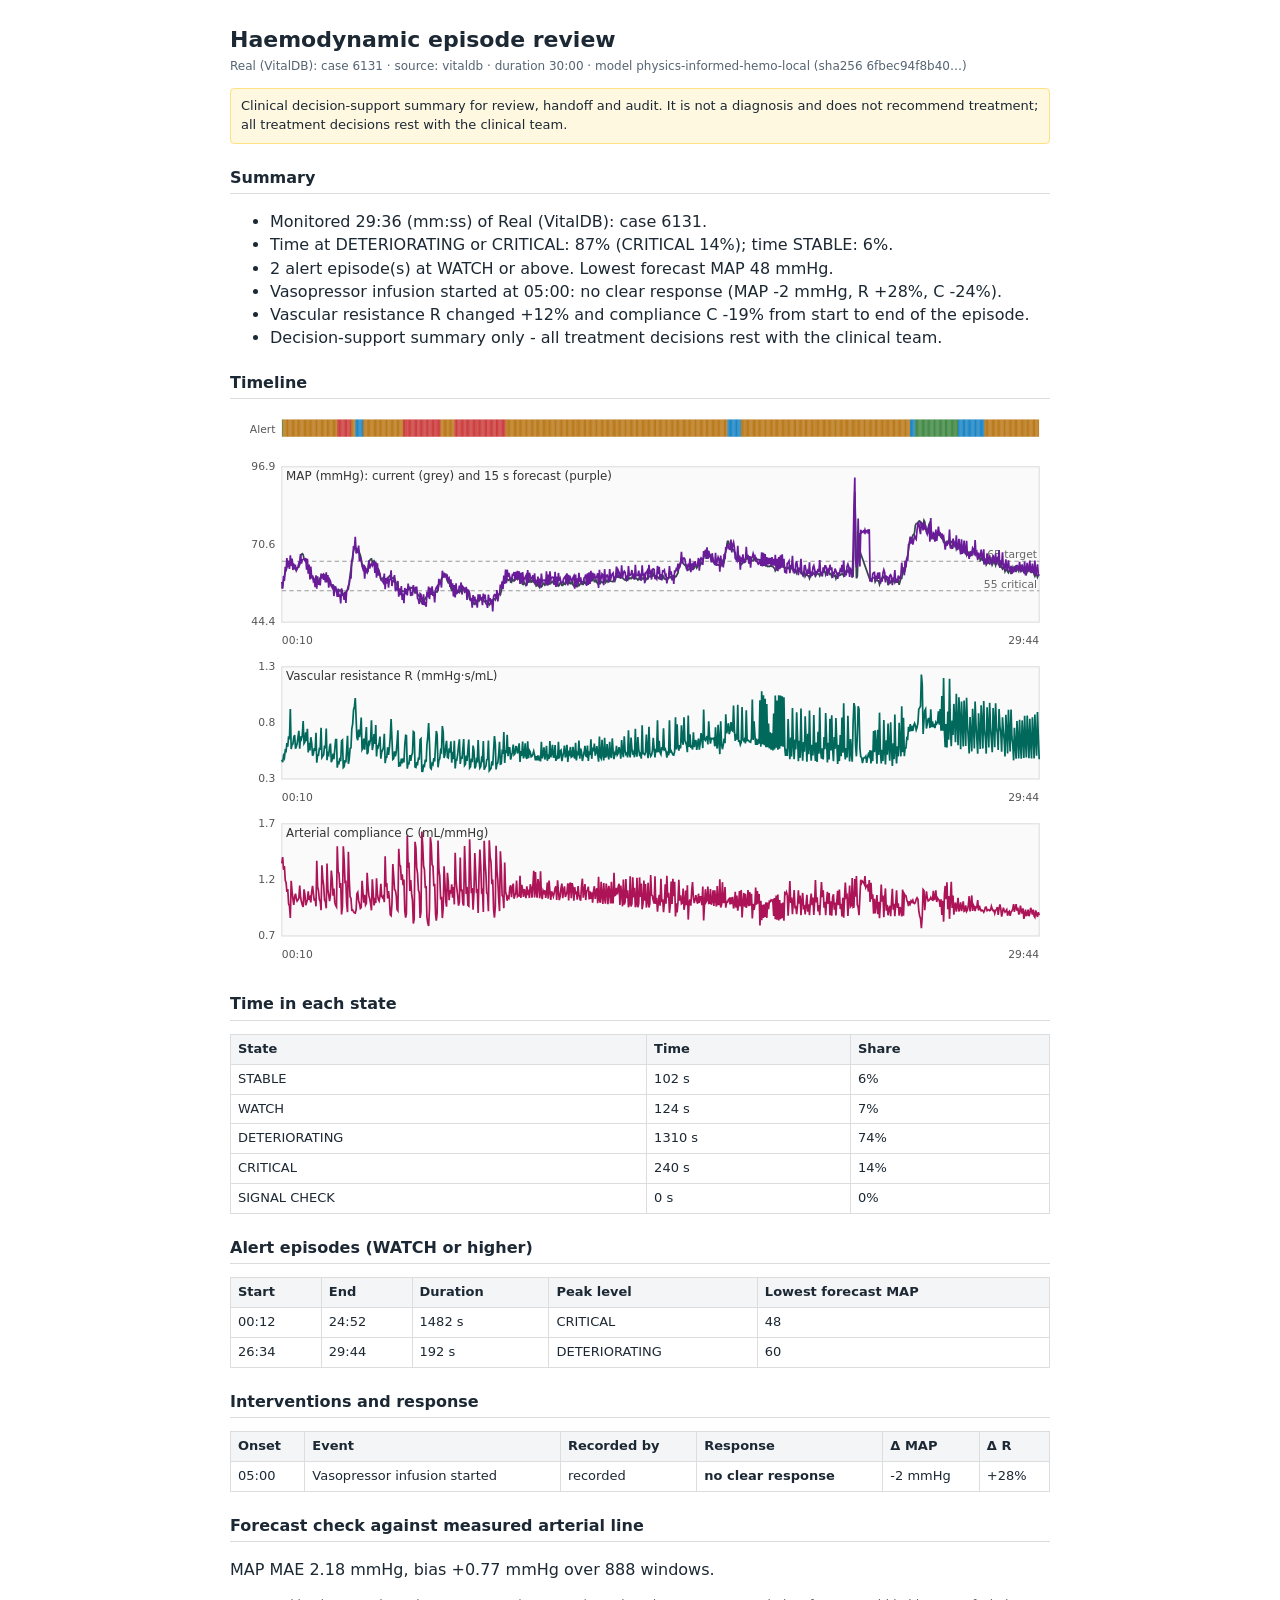
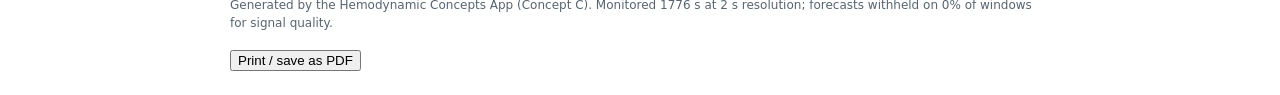
<file: site/data/review/vitaldb_6131/report.html>
<!doctype html><html lang="en"><head><meta charset="utf-8">
<title>Episode review - Real (VitalDB): case 6131</title>
<style>
body{font-family:system-ui,-apple-system,Segoe UI,Roboto,sans-serif;color:#1c2833;max-width:820px;margin:24px auto;padding:0 16px;line-height:1.45}
h1{font-size:22px;margin-bottom:2px} h2{font-size:16px;margin-top:22px;border-bottom:1px solid #ddd;padding-bottom:4px}
table{border-collapse:collapse;width:100%;font-size:13px} th,td{border:1px solid #ddd;padding:5px 7px;text-align:left}
th{background:#f3f5f7} .meta{color:#566573;font-size:12px} .banner{background:#fff8e1;border:1px solid #ffe082;padding:8px 10px;font-size:13px;border-radius:4px}
@media print{.noprint{display:none}}
</style></head><body>
<h1>Haemodynamic episode review</h1>
<div class="meta">Real (VitalDB): case 6131 · source: vitaldb · duration 30:00 ·
model physics-informed-hemo-local (sha256 6fbec94f8b40…)</div>
<p class="banner">Clinical decision-support summary for review, handoff and audit. It is not a diagnosis and does not
recommend treatment; all treatment decisions rest with the clinical team.</p>
<h2>Summary</h2><ul><li>Monitored 29:36 (mm:ss) of Real (VitalDB): case 6131.</li><li>Time at DETERIORATING or CRITICAL: 87% (CRITICAL 14%); time STABLE: 6%.</li><li>2 alert episode(s) at WATCH or above. Lowest forecast MAP 48 mmHg.</li><li>Vasopressor infusion started at 05:00: no clear response (MAP -2 mmHg, R +28%, C -24%).</li><li>Vascular resistance R changed +12% and compliance C -19% from start to end of the episode.</li><li>Decision-support summary only - all treatment decisions rest with the clinical team.</li></ul>
<h2>Timeline</h2><svg viewBox="0 0 760 34" width="100%" role="img" aria-label="Alert level timeline"><rect x="48.0" y="6" width="0.8" height="16" fill="#2e7d32"/><rect x="48.8" y="6" width="0.8" height="16" fill="#b26a00"/><rect x="49.6" y="6" width="0.8" height="16" fill="#b26a00"/><rect x="50.4" y="6" width="0.8" height="16" fill="#b26a00"/><rect x="51.2" y="6" width="0.8" height="16" fill="#b26a00"/><rect x="52.0" y="6" width="0.8" height="16" fill="#b26a00"/><rect x="52.7" y="6" width="0.8" height="16" fill="#b26a00"/><rect x="53.5" y="6" width="0.8" height="16" fill="#b26a00"/><rect x="54.3" y="6" width="0.8" height="16" fill="#b26a00"/><rect x="55.1" y="6" width="0.8" height="16" fill="#b26a00"/><rect x="55.9" y="6" width="0.8" height="16" fill="#b26a00"/><rect x="56.7" y="6" width="0.8" height="16" fill="#b26a00"/><rect x="57.5" y="6" width="0.8" height="16" fill="#b26a00"/><rect x="58.3" y="6" width="0.8" height="16" fill="#b26a00"/><rect x="59.1" y="6" width="0.8" height="16" fill="#b26a00"/><rect x="59.9" y="6" width="0.8" height="16" fill="#b26a00"/><rect x="60.7" y="6" width="0.8" height="16" fill="#b26a00"/><rect x="61.5" y="6" width="0.8" height="16" fill="#b26a00"/><rect x="62.2" y="6" width="0.8" height="16" fill="#b26a00"/><rect x="63.0" y="6" width="0.8" height="16" fill="#b26a00"/><rect x="63.8" y="6" width="0.8" height="16" fill="#b26a00"/><rect x="64.6" y="6" width="0.8" height="16" fill="#b26a00"/><rect x="65.4" y="6" width="0.8" height="16" fill="#b26a00"/><rect x="66.2" y="6" width="0.8" height="16" fill="#b26a00"/><rect x="67.0" y="6" width="0.8" height="16" fill="#b26a00"/><rect x="67.8" y="6" width="0.8" height="16" fill="#b26a00"/><rect x="68.6" y="6" width="0.8" height="16" fill="#b26a00"/><rect x="69.4" y="6" width="0.8" height="16" fill="#b26a00"/><rect x="70.2" y="6" width="0.8" height="16" fill="#b26a00"/><rect x="71.0" y="6" width="0.8" height="16" fill="#b26a00"/><rect x="71.7" y="6" width="0.8" height="16" fill="#b26a00"/><rect x="72.5" y="6" width="0.8" height="16" fill="#b26a00"/><rect x="73.3" y="6" width="0.8" height="16" fill="#b26a00"/><rect x="74.1" y="6" width="0.8" height="16" fill="#b26a00"/><rect x="74.9" y="6" width="0.8" height="16" fill="#b26a00"/><rect x="75.7" y="6" width="0.8" height="16" fill="#b26a00"/><rect x="76.5" y="6" width="0.8" height="16" fill="#b26a00"/><rect x="77.3" y="6" width="0.8" height="16" fill="#b26a00"/><rect x="78.1" y="6" width="0.8" height="16" fill="#b26a00"/><rect x="78.9" y="6" width="0.8" height="16" fill="#b26a00"/><rect x="79.7" y="6" width="0.8" height="16" fill="#b26a00"/><rect x="80.4" y="6" width="0.8" height="16" fill="#b26a00"/><rect x="81.2" y="6" width="0.8" height="16" fill="#b26a00"/><rect x="82.0" y="6" width="0.8" height="16" fill="#b26a00"/><rect x="82.8" y="6" width="0.8" height="16" fill="#b26a00"/><rect x="83.6" y="6" width="0.8" height="16" fill="#b26a00"/><rect x="84.4" y="6" width="0.8" height="16" fill="#b26a00"/><rect x="85.2" y="6" width="0.8" height="16" fill="#b26a00"/><rect x="86.0" y="6" width="0.8" height="16" fill="#b26a00"/><rect x="86.8" y="6" width="0.8" height="16" fill="#b26a00"/><rect x="87.6" y="6" width="0.8" height="16" fill="#b26a00"/><rect x="88.4" y="6" width="0.8" height="16" fill="#b26a00"/><rect x="89.2" y="6" width="0.8" height="16" fill="#b26a00"/><rect x="89.9" y="6" width="0.8" height="16" fill="#b26a00"/><rect x="90.7" y="6" width="0.8" height="16" fill="#b26a00"/><rect x="91.5" y="6" width="0.8" height="16" fill="#b26a00"/><rect x="92.3" y="6" width="0.8" height="16" fill="#b26a00"/><rect x="93.1" y="6" width="0.8" height="16" fill="#b26a00"/><rect x="93.9" y="6" width="0.8" height="16" fill="#b26a00"/><rect x="94.7" y="6" width="0.8" height="16" fill="#b26a00"/><rect x="95.5" y="6" width="0.8" height="16" fill="#b26a00"/><rect x="96.3" y="6" width="0.8" height="16" fill="#b26a00"/><rect x="97.1" y="6" width="0.8" height="16" fill="#b26a00"/><rect x="97.9" y="6" width="0.8" height="16" fill="#b26a00"/><rect x="98.7" y="6" width="0.8" height="16" fill="#b26a00"/><rect x="99.4" y="6" width="0.8" height="16" fill="#c62828"/><rect x="100.2" y="6" width="0.8" height="16" fill="#c62828"/><rect x="101.0" y="6" width="0.8" height="16" fill="#c62828"/><rect x="101.8" y="6" width="0.8" height="16" fill="#c62828"/><rect x="102.6" y="6" width="0.8" height="16" fill="#c62828"/><rect x="103.4" y="6" width="0.8" height="16" fill="#c62828"/><rect x="104.2" y="6" width="0.8" height="16" fill="#c62828"/><rect x="105.0" y="6" width="0.8" height="16" fill="#c62828"/><rect x="105.8" y="6" width="0.8" height="16" fill="#c62828"/><rect x="106.6" y="6" width="0.8" height="16" fill="#c62828"/><rect x="107.4" y="6" width="0.8" height="16" fill="#c62828"/><rect x="108.1" y="6" width="0.8" height="16" fill="#c62828"/><rect x="108.9" y="6" width="0.8" height="16" fill="#c62828"/><rect x="109.7" y="6" width="0.8" height="16" fill="#c62828"/><rect x="110.5" y="6" width="0.8" height="16" fill="#c62828"/><rect x="111.3" y="6" width="0.8" height="16" fill="#c62828"/><rect x="112.1" y="6" width="0.8" height="16" fill="#b26a00"/><rect x="112.9" y="6" width="0.8" height="16" fill="#b26a00"/><rect x="113.7" y="6" width="0.8" height="16" fill="#b26a00"/><rect x="114.5" y="6" width="0.8" height="16" fill="#b26a00"/><rect x="115.3" y="6" width="0.8" height="16" fill="#b26a00"/><rect x="116.1" y="6" width="0.8" height="16" fill="#0277bd"/><rect x="116.9" y="6" width="0.8" height="16" fill="#0277bd"/><rect x="117.6" y="6" width="0.8" height="16" fill="#0277bd"/><rect x="118.4" y="6" width="0.8" height="16" fill="#0277bd"/><rect x="119.2" y="6" width="0.8" height="16" fill="#0277bd"/><rect x="120.0" y="6" width="0.8" height="16" fill="#0277bd"/><rect x="120.8" y="6" width="0.8" height="16" fill="#0277bd"/><rect x="121.6" y="6" width="0.8" height="16" fill="#0277bd"/><rect x="122.4" y="6" width="0.8" height="16" fill="#0277bd"/><rect x="123.2" y="6" width="0.8" height="16" fill="#b26a00"/><rect x="124.0" y="6" width="0.8" height="16" fill="#b26a00"/><rect x="124.8" y="6" width="0.8" height="16" fill="#b26a00"/><rect x="125.6" y="6" width="0.8" height="16" fill="#b26a00"/><rect x="126.4" y="6" width="0.8" height="16" fill="#b26a00"/><rect x="127.1" y="6" width="0.8" height="16" fill="#b26a00"/><rect x="127.9" y="6" width="0.8" height="16" fill="#b26a00"/><rect x="128.7" y="6" width="0.8" height="16" fill="#b26a00"/><rect x="129.5" y="6" width="0.8" height="16" fill="#b26a00"/><rect x="130.3" y="6" width="0.8" height="16" fill="#b26a00"/><rect x="131.1" y="6" width="0.8" height="16" fill="#b26a00"/><rect x="131.9" y="6" width="0.8" height="16" fill="#b26a00"/><rect x="132.7" y="6" width="0.8" height="16" fill="#b26a00"/><rect x="133.5" y="6" width="0.8" height="16" fill="#b26a00"/><rect x="134.3" y="6" width="0.8" height="16" fill="#b26a00"/><rect x="135.1" y="6" width="0.8" height="16" fill="#b26a00"/><rect x="135.8" y="6" width="0.8" height="16" fill="#b26a00"/><rect x="136.6" y="6" width="0.8" height="16" fill="#b26a00"/><rect x="137.4" y="6" width="0.8" height="16" fill="#b26a00"/><rect x="138.2" y="6" width="0.8" height="16" fill="#b26a00"/><rect x="139.0" y="6" width="0.8" height="16" fill="#b26a00"/><rect x="139.8" y="6" width="0.8" height="16" fill="#b26a00"/><rect x="140.6" y="6" width="0.8" height="16" fill="#b26a00"/><rect x="141.4" y="6" width="0.8" height="16" fill="#b26a00"/><rect x="142.2" y="6" width="0.8" height="16" fill="#b26a00"/><rect x="143.0" y="6" width="0.8" height="16" fill="#b26a00"/><rect x="143.8" y="6" width="0.8" height="16" fill="#b26a00"/><rect x="144.6" y="6" width="0.8" height="16" fill="#b26a00"/><rect x="145.3" y="6" width="0.8" height="16" fill="#b26a00"/><rect x="146.1" y="6" width="0.8" height="16" fill="#b26a00"/><rect x="146.9" y="6" width="0.8" height="16" fill="#b26a00"/><rect x="147.7" y="6" width="0.8" height="16" fill="#b26a00"/><rect x="148.5" y="6" width="0.8" height="16" fill="#b26a00"/><rect x="149.3" y="6" width="0.8" height="16" fill="#b26a00"/><rect x="150.1" y="6" width="0.8" height="16" fill="#b26a00"/><rect x="150.9" y="6" width="0.8" height="16" fill="#b26a00"/><rect x="151.7" y="6" width="0.8" height="16" fill="#b26a00"/><rect x="152.5" y="6" width="0.8" height="16" fill="#b26a00"/><rect x="153.3" y="6" width="0.8" height="16" fill="#b26a00"/><rect x="154.1" y="6" width="0.8" height="16" fill="#b26a00"/><rect x="154.8" y="6" width="0.8" height="16" fill="#b26a00"/><rect x="155.6" y="6" width="0.8" height="16" fill="#b26a00"/><rect x="156.4" y="6" width="0.8" height="16" fill="#b26a00"/><rect x="157.2" y="6" width="0.8" height="16" fill="#b26a00"/><rect x="158.0" y="6" width="0.8" height="16" fill="#b26a00"/><rect x="158.8" y="6" width="0.8" height="16" fill="#b26a00"/><rect x="159.6" y="6" width="0.8" height="16" fill="#b26a00"/><rect x="160.4" y="6" width="0.8" height="16" fill="#c62828"/><rect x="161.2" y="6" width="0.8" height="16" fill="#c62828"/><rect x="162.0" y="6" width="0.8" height="16" fill="#c62828"/><rect x="162.8" y="6" width="0.8" height="16" fill="#c62828"/><rect x="163.5" y="6" width="0.8" height="16" fill="#c62828"/><rect x="164.3" y="6" width="0.8" height="16" fill="#c62828"/><rect x="165.1" y="6" width="0.8" height="16" fill="#c62828"/><rect x="165.9" y="6" width="0.8" height="16" fill="#c62828"/><rect x="166.7" y="6" width="0.8" height="16" fill="#c62828"/><rect x="167.5" y="6" width="0.8" height="16" fill="#c62828"/><rect x="168.3" y="6" width="0.8" height="16" fill="#c62828"/><rect x="169.1" y="6" width="0.8" height="16" fill="#c62828"/><rect x="169.9" y="6" width="0.8" height="16" fill="#c62828"/><rect x="170.7" y="6" width="0.8" height="16" fill="#c62828"/><rect x="171.5" y="6" width="0.8" height="16" fill="#c62828"/><rect x="172.3" y="6" width="0.8" height="16" fill="#c62828"/><rect x="173.0" y="6" width="0.8" height="16" fill="#c62828"/><rect x="173.8" y="6" width="0.8" height="16" fill="#c62828"/><rect x="174.6" y="6" width="0.8" height="16" fill="#c62828"/><rect x="175.4" y="6" width="0.8" height="16" fill="#c62828"/><rect x="176.2" y="6" width="0.8" height="16" fill="#c62828"/><rect x="177.0" y="6" width="0.8" height="16" fill="#c62828"/><rect x="177.8" y="6" width="0.8" height="16" fill="#c62828"/><rect x="178.6" y="6" width="0.8" height="16" fill="#c62828"/><rect x="179.4" y="6" width="0.8" height="16" fill="#c62828"/><rect x="180.2" y="6" width="0.8" height="16" fill="#c62828"/><rect x="181.0" y="6" width="0.8" height="16" fill="#c62828"/><rect x="181.8" y="6" width="0.8" height="16" fill="#c62828"/><rect x="182.5" y="6" width="0.8" height="16" fill="#c62828"/><rect x="183.3" y="6" width="0.8" height="16" fill="#c62828"/><rect x="184.1" y="6" width="0.8" height="16" fill="#c62828"/><rect x="184.9" y="6" width="0.8" height="16" fill="#c62828"/><rect x="185.7" y="6" width="0.8" height="16" fill="#c62828"/><rect x="186.5" y="6" width="0.8" height="16" fill="#c62828"/><rect x="187.3" y="6" width="0.8" height="16" fill="#c62828"/><rect x="188.1" y="6" width="0.8" height="16" fill="#c62828"/><rect x="188.9" y="6" width="0.8" height="16" fill="#c62828"/><rect x="189.7" y="6" width="0.8" height="16" fill="#c62828"/><rect x="190.5" y="6" width="0.8" height="16" fill="#c62828"/><rect x="191.2" y="6" width="0.8" height="16" fill="#c62828"/><rect x="192.0" y="6" width="0.8" height="16" fill="#c62828"/><rect x="192.8" y="6" width="0.8" height="16" fill="#c62828"/><rect x="193.6" y="6" width="0.8" height="16" fill="#c62828"/><rect x="194.4" y="6" width="0.8" height="16" fill="#c62828"/><rect x="195.2" y="6" width="0.8" height="16" fill="#b26a00"/><rect x="196.0" y="6" width="0.8" height="16" fill="#b26a00"/><rect x="196.8" y="6" width="0.8" height="16" fill="#b26a00"/><rect x="197.6" y="6" width="0.8" height="16" fill="#b26a00"/><rect x="198.4" y="6" width="0.8" height="16" fill="#b26a00"/><rect x="199.2" y="6" width="0.8" height="16" fill="#b26a00"/><rect x="200.0" y="6" width="0.8" height="16" fill="#b26a00"/><rect x="200.7" y="6" width="0.8" height="16" fill="#b26a00"/><rect x="201.5" y="6" width="0.8" height="16" fill="#b26a00"/><rect x="202.3" y="6" width="0.8" height="16" fill="#b26a00"/><rect x="203.1" y="6" width="0.8" height="16" fill="#b26a00"/><rect x="203.9" y="6" width="0.8" height="16" fill="#b26a00"/><rect x="204.7" y="6" width="0.8" height="16" fill="#b26a00"/><rect x="205.5" y="6" width="0.8" height="16" fill="#b26a00"/><rect x="206.3" y="6" width="0.8" height="16" fill="#b26a00"/><rect x="207.1" y="6" width="0.8" height="16" fill="#b26a00"/><rect x="207.9" y="6" width="0.8" height="16" fill="#c62828"/><rect x="208.7" y="6" width="0.8" height="16" fill="#c62828"/><rect x="209.5" y="6" width="0.8" height="16" fill="#c62828"/><rect x="210.2" y="6" width="0.8" height="16" fill="#c62828"/><rect x="211.0" y="6" width="0.8" height="16" fill="#c62828"/><rect x="211.8" y="6" width="0.8" height="16" fill="#c62828"/><rect x="212.6" y="6" width="0.8" height="16" fill="#c62828"/><rect x="213.4" y="6" width="0.8" height="16" fill="#c62828"/><rect x="214.2" y="6" width="0.8" height="16" fill="#c62828"/><rect x="215.0" y="6" width="0.8" height="16" fill="#c62828"/><rect x="215.8" y="6" width="0.8" height="16" fill="#c62828"/><rect x="216.6" y="6" width="0.8" height="16" fill="#c62828"/><rect x="217.4" y="6" width="0.8" height="16" fill="#c62828"/><rect x="218.2" y="6" width="0.8" height="16" fill="#c62828"/><rect x="218.9" y="6" width="0.8" height="16" fill="#c62828"/><rect x="219.7" y="6" width="0.8" height="16" fill="#c62828"/><rect x="220.5" y="6" width="0.8" height="16" fill="#c62828"/><rect x="221.3" y="6" width="0.8" height="16" fill="#c62828"/><rect x="222.1" y="6" width="0.8" height="16" fill="#c62828"/><rect x="222.9" y="6" width="0.8" height="16" fill="#c62828"/><rect x="223.7" y="6" width="0.8" height="16" fill="#c62828"/><rect x="224.5" y="6" width="0.8" height="16" fill="#c62828"/><rect x="225.3" y="6" width="0.8" height="16" fill="#c62828"/><rect x="226.1" y="6" width="0.8" height="16" fill="#c62828"/><rect x="226.9" y="6" width="0.8" height="16" fill="#c62828"/><rect x="227.7" y="6" width="0.8" height="16" fill="#c62828"/><rect x="228.4" y="6" width="0.8" height="16" fill="#c62828"/><rect x="229.2" y="6" width="0.8" height="16" fill="#c62828"/><rect x="230.0" y="6" width="0.8" height="16" fill="#c62828"/><rect x="230.8" y="6" width="0.8" height="16" fill="#c62828"/><rect x="231.6" y="6" width="0.8" height="16" fill="#c62828"/><rect x="232.4" y="6" width="0.8" height="16" fill="#c62828"/><rect x="233.2" y="6" width="0.8" height="16" fill="#c62828"/><rect x="234.0" y="6" width="0.8" height="16" fill="#c62828"/><rect x="234.8" y="6" width="0.8" height="16" fill="#c62828"/><rect x="235.6" y="6" width="0.8" height="16" fill="#c62828"/><rect x="236.4" y="6" width="0.8" height="16" fill="#c62828"/><rect x="237.2" y="6" width="0.8" height="16" fill="#c62828"/><rect x="237.9" y="6" width="0.8" height="16" fill="#c62828"/><rect x="238.7" y="6" width="0.8" height="16" fill="#c62828"/><rect x="239.5" y="6" width="0.8" height="16" fill="#c62828"/><rect x="240.3" y="6" width="0.8" height="16" fill="#c62828"/><rect x="241.1" y="6" width="0.8" height="16" fill="#c62828"/><rect x="241.9" y="6" width="0.8" height="16" fill="#c62828"/><rect x="242.7" y="6" width="0.8" height="16" fill="#c62828"/><rect x="243.5" y="6" width="0.8" height="16" fill="#c62828"/><rect x="244.3" y="6" width="0.8" height="16" fill="#c62828"/><rect x="245.1" y="6" width="0.8" height="16" fill="#c62828"/><rect x="245.9" y="6" width="0.8" height="16" fill="#c62828"/><rect x="246.6" y="6" width="0.8" height="16" fill="#c62828"/><rect x="247.4" y="6" width="0.8" height="16" fill="#c62828"/><rect x="248.2" y="6" width="0.8" height="16" fill="#c62828"/><rect x="249.0" y="6" width="0.8" height="16" fill="#c62828"/><rect x="249.8" y="6" width="0.8" height="16" fill="#c62828"/><rect x="250.6" y="6" width="0.8" height="16" fill="#c62828"/><rect x="251.4" y="6" width="0.8" height="16" fill="#c62828"/><rect x="252.2" y="6" width="0.8" height="16" fill="#c62828"/><rect x="253.0" y="6" width="0.8" height="16" fill="#c62828"/><rect x="253.8" y="6" width="0.8" height="16" fill="#c62828"/><rect x="254.6" y="6" width="0.8" height="16" fill="#c62828"/><rect x="255.4" y="6" width="0.8" height="16" fill="#b26a00"/><rect x="256.1" y="6" width="0.8" height="16" fill="#b26a00"/><rect x="256.9" y="6" width="0.8" height="16" fill="#b26a00"/><rect x="257.7" y="6" width="0.8" height="16" fill="#b26a00"/><rect x="258.5" y="6" width="0.8" height="16" fill="#b26a00"/><rect x="259.3" y="6" width="0.8" height="16" fill="#b26a00"/><rect x="260.1" y="6" width="0.8" height="16" fill="#b26a00"/><rect x="260.9" y="6" width="0.8" height="16" fill="#b26a00"/><rect x="261.7" y="6" width="0.8" height="16" fill="#b26a00"/><rect x="262.5" y="6" width="0.8" height="16" fill="#b26a00"/><rect x="263.3" y="6" width="0.8" height="16" fill="#b26a00"/><rect x="264.1" y="6" width="0.8" height="16" fill="#b26a00"/><rect x="264.9" y="6" width="0.8" height="16" fill="#b26a00"/><rect x="265.6" y="6" width="0.8" height="16" fill="#b26a00"/><rect x="266.4" y="6" width="0.8" height="16" fill="#b26a00"/><rect x="267.2" y="6" width="0.8" height="16" fill="#b26a00"/><rect x="268.0" y="6" width="0.8" height="16" fill="#b26a00"/><rect x="268.8" y="6" width="0.8" height="16" fill="#b26a00"/><rect x="269.6" y="6" width="0.8" height="16" fill="#b26a00"/><rect x="270.4" y="6" width="0.8" height="16" fill="#b26a00"/><rect x="271.2" y="6" width="0.8" height="16" fill="#b26a00"/><rect x="272.0" y="6" width="0.8" height="16" fill="#b26a00"/><rect x="272.8" y="6" width="0.8" height="16" fill="#b26a00"/><rect x="273.6" y="6" width="0.8" height="16" fill="#b26a00"/><rect x="274.3" y="6" width="0.8" height="16" fill="#b26a00"/><rect x="275.1" y="6" width="0.8" height="16" fill="#b26a00"/><rect x="275.9" y="6" width="0.8" height="16" fill="#b26a00"/><rect x="276.7" y="6" width="0.8" height="16" fill="#b26a00"/><rect x="277.5" y="6" width="0.8" height="16" fill="#b26a00"/><rect x="278.3" y="6" width="0.8" height="16" fill="#b26a00"/><rect x="279.1" y="6" width="0.8" height="16" fill="#b26a00"/><rect x="279.9" y="6" width="0.8" height="16" fill="#b26a00"/><rect x="280.7" y="6" width="0.8" height="16" fill="#b26a00"/><rect x="281.5" y="6" width="0.8" height="16" fill="#b26a00"/><rect x="282.3" y="6" width="0.8" height="16" fill="#b26a00"/><rect x="283.1" y="6" width="0.8" height="16" fill="#b26a00"/><rect x="283.8" y="6" width="0.8" height="16" fill="#b26a00"/><rect x="284.6" y="6" width="0.8" height="16" fill="#b26a00"/><rect x="285.4" y="6" width="0.8" height="16" fill="#b26a00"/><rect x="286.2" y="6" width="0.8" height="16" fill="#b26a00"/><rect x="287.0" y="6" width="0.8" height="16" fill="#b26a00"/><rect x="287.8" y="6" width="0.8" height="16" fill="#b26a00"/><rect x="288.6" y="6" width="0.8" height="16" fill="#b26a00"/><rect x="289.4" y="6" width="0.8" height="16" fill="#b26a00"/><rect x="290.2" y="6" width="0.8" height="16" fill="#b26a00"/><rect x="291.0" y="6" width="0.8" height="16" fill="#b26a00"/><rect x="291.8" y="6" width="0.8" height="16" fill="#b26a00"/><rect x="292.6" y="6" width="0.8" height="16" fill="#b26a00"/><rect x="293.3" y="6" width="0.8" height="16" fill="#b26a00"/><rect x="294.1" y="6" width="0.8" height="16" fill="#b26a00"/><rect x="294.9" y="6" width="0.8" height="16" fill="#b26a00"/><rect x="295.7" y="6" width="0.8" height="16" fill="#b26a00"/><rect x="296.5" y="6" width="0.8" height="16" fill="#b26a00"/><rect x="297.3" y="6" width="0.8" height="16" fill="#b26a00"/><rect x="298.1" y="6" width="0.8" height="16" fill="#b26a00"/><rect x="298.9" y="6" width="0.8" height="16" fill="#b26a00"/><rect x="299.7" y="6" width="0.8" height="16" fill="#b26a00"/><rect x="300.5" y="6" width="0.8" height="16" fill="#b26a00"/><rect x="301.3" y="6" width="0.8" height="16" fill="#b26a00"/><rect x="302.0" y="6" width="0.8" height="16" fill="#b26a00"/><rect x="302.8" y="6" width="0.8" height="16" fill="#b26a00"/><rect x="303.6" y="6" width="0.8" height="16" fill="#b26a00"/><rect x="304.4" y="6" width="0.8" height="16" fill="#b26a00"/><rect x="305.2" y="6" width="0.8" height="16" fill="#b26a00"/><rect x="306.0" y="6" width="0.8" height="16" fill="#b26a00"/><rect x="306.8" y="6" width="0.8" height="16" fill="#b26a00"/><rect x="307.6" y="6" width="0.8" height="16" fill="#b26a00"/><rect x="308.4" y="6" width="0.8" height="16" fill="#b26a00"/><rect x="309.2" y="6" width="0.8" height="16" fill="#b26a00"/><rect x="310.0" y="6" width="0.8" height="16" fill="#b26a00"/><rect x="310.8" y="6" width="0.8" height="16" fill="#b26a00"/><rect x="311.5" y="6" width="0.8" height="16" fill="#b26a00"/><rect x="312.3" y="6" width="0.8" height="16" fill="#b26a00"/><rect x="313.1" y="6" width="0.8" height="16" fill="#b26a00"/><rect x="313.9" y="6" width="0.8" height="16" fill="#b26a00"/><rect x="314.7" y="6" width="0.8" height="16" fill="#b26a00"/><rect x="315.5" y="6" width="0.8" height="16" fill="#b26a00"/><rect x="316.3" y="6" width="0.8" height="16" fill="#b26a00"/><rect x="317.1" y="6" width="0.8" height="16" fill="#b26a00"/><rect x="317.9" y="6" width="0.8" height="16" fill="#b26a00"/><rect x="318.7" y="6" width="0.8" height="16" fill="#b26a00"/><rect x="319.5" y="6" width="0.8" height="16" fill="#b26a00"/><rect x="320.3" y="6" width="0.8" height="16" fill="#b26a00"/><rect x="321.0" y="6" width="0.8" height="16" fill="#b26a00"/><rect x="321.8" y="6" width="0.8" height="16" fill="#b26a00"/><rect x="322.6" y="6" width="0.8" height="16" fill="#b26a00"/><rect x="323.4" y="6" width="0.8" height="16" fill="#b26a00"/><rect x="324.2" y="6" width="0.8" height="16" fill="#b26a00"/><rect x="325.0" y="6" width="0.8" height="16" fill="#b26a00"/><rect x="325.8" y="6" width="0.8" height="16" fill="#b26a00"/><rect x="326.6" y="6" width="0.8" height="16" fill="#b26a00"/><rect x="327.4" y="6" width="0.8" height="16" fill="#b26a00"/><rect x="328.2" y="6" width="0.8" height="16" fill="#b26a00"/><rect x="329.0" y="6" width="0.8" height="16" fill="#b26a00"/><rect x="329.7" y="6" width="0.8" height="16" fill="#b26a00"/><rect x="330.5" y="6" width="0.8" height="16" fill="#b26a00"/><rect x="331.3" y="6" width="0.8" height="16" fill="#b26a00"/><rect x="332.1" y="6" width="0.8" height="16" fill="#b26a00"/><rect x="332.9" y="6" width="0.8" height="16" fill="#b26a00"/><rect x="333.7" y="6" width="0.8" height="16" fill="#b26a00"/><rect x="334.5" y="6" width="0.8" height="16" fill="#b26a00"/><rect x="335.3" y="6" width="0.8" height="16" fill="#b26a00"/><rect x="336.1" y="6" width="0.8" height="16" fill="#b26a00"/><rect x="336.9" y="6" width="0.8" height="16" fill="#b26a00"/><rect x="337.7" y="6" width="0.8" height="16" fill="#b26a00"/><rect x="338.5" y="6" width="0.8" height="16" fill="#b26a00"/><rect x="339.2" y="6" width="0.8" height="16" fill="#b26a00"/><rect x="340.0" y="6" width="0.8" height="16" fill="#b26a00"/><rect x="340.8" y="6" width="0.8" height="16" fill="#b26a00"/><rect x="341.6" y="6" width="0.8" height="16" fill="#b26a00"/><rect x="342.4" y="6" width="0.8" height="16" fill="#b26a00"/><rect x="343.2" y="6" width="0.8" height="16" fill="#b26a00"/><rect x="344.0" y="6" width="0.8" height="16" fill="#b26a00"/><rect x="344.8" y="6" width="0.8" height="16" fill="#b26a00"/><rect x="345.6" y="6" width="0.8" height="16" fill="#b26a00"/><rect x="346.4" y="6" width="0.8" height="16" fill="#b26a00"/><rect x="347.2" y="6" width="0.8" height="16" fill="#b26a00"/><rect x="348.0" y="6" width="0.8" height="16" fill="#b26a00"/><rect x="348.7" y="6" width="0.8" height="16" fill="#b26a00"/><rect x="349.5" y="6" width="0.8" height="16" fill="#b26a00"/><rect x="350.3" y="6" width="0.8" height="16" fill="#b26a00"/><rect x="351.1" y="6" width="0.8" height="16" fill="#b26a00"/><rect x="351.9" y="6" width="0.8" height="16" fill="#b26a00"/><rect x="352.7" y="6" width="0.8" height="16" fill="#b26a00"/><rect x="353.5" y="6" width="0.8" height="16" fill="#b26a00"/><rect x="354.3" y="6" width="0.8" height="16" fill="#b26a00"/><rect x="355.1" y="6" width="0.8" height="16" fill="#b26a00"/><rect x="355.9" y="6" width="0.8" height="16" fill="#b26a00"/><rect x="356.7" y="6" width="0.8" height="16" fill="#b26a00"/><rect x="357.4" y="6" width="0.8" height="16" fill="#b26a00"/><rect x="358.2" y="6" width="0.8" height="16" fill="#b26a00"/><rect x="359.0" y="6" width="0.8" height="16" fill="#b26a00"/><rect x="359.8" y="6" width="0.8" height="16" fill="#b26a00"/><rect x="360.6" y="6" width="0.8" height="16" fill="#b26a00"/><rect x="361.4" y="6" width="0.8" height="16" fill="#b26a00"/><rect x="362.2" y="6" width="0.8" height="16" fill="#b26a00"/><rect x="363.0" y="6" width="0.8" height="16" fill="#b26a00"/><rect x="363.8" y="6" width="0.8" height="16" fill="#b26a00"/><rect x="364.6" y="6" width="0.8" height="16" fill="#b26a00"/><rect x="365.4" y="6" width="0.8" height="16" fill="#b26a00"/><rect x="366.2" y="6" width="0.8" height="16" fill="#b26a00"/><rect x="366.9" y="6" width="0.8" height="16" fill="#b26a00"/><rect x="367.7" y="6" width="0.8" height="16" fill="#b26a00"/><rect x="368.5" y="6" width="0.8" height="16" fill="#b26a00"/><rect x="369.3" y="6" width="0.8" height="16" fill="#b26a00"/><rect x="370.1" y="6" width="0.8" height="16" fill="#b26a00"/><rect x="370.9" y="6" width="0.8" height="16" fill="#b26a00"/><rect x="371.7" y="6" width="0.8" height="16" fill="#b26a00"/><rect x="372.5" y="6" width="0.8" height="16" fill="#b26a00"/><rect x="373.3" y="6" width="0.8" height="16" fill="#b26a00"/><rect x="374.1" y="6" width="0.8" height="16" fill="#b26a00"/><rect x="374.9" y="6" width="0.8" height="16" fill="#b26a00"/><rect x="375.7" y="6" width="0.8" height="16" fill="#b26a00"/><rect x="376.4" y="6" width="0.8" height="16" fill="#b26a00"/><rect x="377.2" y="6" width="0.8" height="16" fill="#b26a00"/><rect x="378.0" y="6" width="0.8" height="16" fill="#b26a00"/><rect x="378.8" y="6" width="0.8" height="16" fill="#b26a00"/><rect x="379.6" y="6" width="0.8" height="16" fill="#b26a00"/><rect x="380.4" y="6" width="0.8" height="16" fill="#b26a00"/><rect x="381.2" y="6" width="0.8" height="16" fill="#b26a00"/><rect x="382.0" y="6" width="0.8" height="16" fill="#b26a00"/><rect x="382.8" y="6" width="0.8" height="16" fill="#b26a00"/><rect x="383.6" y="6" width="0.8" height="16" fill="#b26a00"/><rect x="384.4" y="6" width="0.8" height="16" fill="#b26a00"/><rect x="385.1" y="6" width="0.8" height="16" fill="#b26a00"/><rect x="385.9" y="6" width="0.8" height="16" fill="#b26a00"/><rect x="386.7" y="6" width="0.8" height="16" fill="#b26a00"/><rect x="387.5" y="6" width="0.8" height="16" fill="#b26a00"/><rect x="388.3" y="6" width="0.8" height="16" fill="#b26a00"/><rect x="389.1" y="6" width="0.8" height="16" fill="#b26a00"/><rect x="389.9" y="6" width="0.8" height="16" fill="#b26a00"/><rect x="390.7" y="6" width="0.8" height="16" fill="#b26a00"/><rect x="391.5" y="6" width="0.8" height="16" fill="#b26a00"/><rect x="392.3" y="6" width="0.8" height="16" fill="#b26a00"/><rect x="393.1" y="6" width="0.8" height="16" fill="#b26a00"/><rect x="393.9" y="6" width="0.8" height="16" fill="#b26a00"/><rect x="394.6" y="6" width="0.8" height="16" fill="#b26a00"/><rect x="395.4" y="6" width="0.8" height="16" fill="#b26a00"/><rect x="396.2" y="6" width="0.8" height="16" fill="#b26a00"/><rect x="397.0" y="6" width="0.8" height="16" fill="#b26a00"/><rect x="397.8" y="6" width="0.8" height="16" fill="#b26a00"/><rect x="398.6" y="6" width="0.8" height="16" fill="#b26a00"/><rect x="399.4" y="6" width="0.8" height="16" fill="#b26a00"/><rect x="400.2" y="6" width="0.8" height="16" fill="#b26a00"/><rect x="401.0" y="6" width="0.8" height="16" fill="#b26a00"/><rect x="401.8" y="6" width="0.8" height="16" fill="#b26a00"/><rect x="402.6" y="6" width="0.8" height="16" fill="#b26a00"/><rect x="403.4" y="6" width="0.8" height="16" fill="#b26a00"/><rect x="404.1" y="6" width="0.8" height="16" fill="#b26a00"/><rect x="404.9" y="6" width="0.8" height="16" fill="#b26a00"/><rect x="405.7" y="6" width="0.8" height="16" fill="#b26a00"/><rect x="406.5" y="6" width="0.8" height="16" fill="#b26a00"/><rect x="407.3" y="6" width="0.8" height="16" fill="#b26a00"/><rect x="408.1" y="6" width="0.8" height="16" fill="#b26a00"/><rect x="408.9" y="6" width="0.8" height="16" fill="#b26a00"/><rect x="409.7" y="6" width="0.8" height="16" fill="#b26a00"/><rect x="410.5" y="6" width="0.8" height="16" fill="#b26a00"/><rect x="411.3" y="6" width="0.8" height="16" fill="#b26a00"/><rect x="412.1" y="6" width="0.8" height="16" fill="#b26a00"/><rect x="412.9" y="6" width="0.8" height="16" fill="#b26a00"/><rect x="413.6" y="6" width="0.8" height="16" fill="#b26a00"/><rect x="414.4" y="6" width="0.8" height="16" fill="#b26a00"/><rect x="415.2" y="6" width="0.8" height="16" fill="#b26a00"/><rect x="416.0" y="6" width="0.8" height="16" fill="#b26a00"/><rect x="416.8" y="6" width="0.8" height="16" fill="#b26a00"/><rect x="417.6" y="6" width="0.8" height="16" fill="#b26a00"/><rect x="418.4" y="6" width="0.8" height="16" fill="#b26a00"/><rect x="419.2" y="6" width="0.8" height="16" fill="#b26a00"/><rect x="420.0" y="6" width="0.8" height="16" fill="#b26a00"/><rect x="420.8" y="6" width="0.8" height="16" fill="#b26a00"/><rect x="421.6" y="6" width="0.8" height="16" fill="#b26a00"/><rect x="422.3" y="6" width="0.8" height="16" fill="#b26a00"/><rect x="423.1" y="6" width="0.8" height="16" fill="#b26a00"/><rect x="423.9" y="6" width="0.8" height="16" fill="#b26a00"/><rect x="424.7" y="6" width="0.8" height="16" fill="#b26a00"/><rect x="425.5" y="6" width="0.8" height="16" fill="#b26a00"/><rect x="426.3" y="6" width="0.8" height="16" fill="#b26a00"/><rect x="427.1" y="6" width="0.8" height="16" fill="#b26a00"/><rect x="427.9" y="6" width="0.8" height="16" fill="#b26a00"/><rect x="428.7" y="6" width="0.8" height="16" fill="#b26a00"/><rect x="429.5" y="6" width="0.8" height="16" fill="#b26a00"/><rect x="430.3" y="6" width="0.8" height="16" fill="#b26a00"/><rect x="431.1" y="6" width="0.8" height="16" fill="#b26a00"/><rect x="431.8" y="6" width="0.8" height="16" fill="#b26a00"/><rect x="432.6" y="6" width="0.8" height="16" fill="#b26a00"/><rect x="433.4" y="6" width="0.8" height="16" fill="#b26a00"/><rect x="434.2" y="6" width="0.8" height="16" fill="#b26a00"/><rect x="435.0" y="6" width="0.8" height="16" fill="#b26a00"/><rect x="435.8" y="6" width="0.8" height="16" fill="#b26a00"/><rect x="436.6" y="6" width="0.8" height="16" fill="#b26a00"/><rect x="437.4" y="6" width="0.8" height="16" fill="#b26a00"/><rect x="438.2" y="6" width="0.8" height="16" fill="#b26a00"/><rect x="439.0" y="6" width="0.8" height="16" fill="#b26a00"/><rect x="439.8" y="6" width="0.8" height="16" fill="#b26a00"/><rect x="440.6" y="6" width="0.8" height="16" fill="#b26a00"/><rect x="441.3" y="6" width="0.8" height="16" fill="#b26a00"/><rect x="442.1" y="6" width="0.8" height="16" fill="#b26a00"/><rect x="442.9" y="6" width="0.8" height="16" fill="#b26a00"/><rect x="443.7" y="6" width="0.8" height="16" fill="#b26a00"/><rect x="444.5" y="6" width="0.8" height="16" fill="#b26a00"/><rect x="445.3" y="6" width="0.8" height="16" fill="#b26a00"/><rect x="446.1" y="6" width="0.8" height="16" fill="#b26a00"/><rect x="446.9" y="6" width="0.8" height="16" fill="#b26a00"/><rect x="447.7" y="6" width="0.8" height="16" fill="#b26a00"/><rect x="448.5" y="6" width="0.8" height="16" fill="#b26a00"/><rect x="449.3" y="6" width="0.8" height="16" fill="#b26a00"/><rect x="450.0" y="6" width="0.8" height="16" fill="#b26a00"/><rect x="450.8" y="6" width="0.8" height="16" fill="#b26a00"/><rect x="451.6" y="6" width="0.8" height="16" fill="#b26a00"/><rect x="452.4" y="6" width="0.8" height="16" fill="#b26a00"/><rect x="453.2" y="6" width="0.8" height="16" fill="#b26a00"/><rect x="454.0" y="6" width="0.8" height="16" fill="#b26a00"/><rect x="454.8" y="6" width="0.8" height="16" fill="#b26a00"/><rect x="455.6" y="6" width="0.8" height="16" fill="#b26a00"/><rect x="456.4" y="6" width="0.8" height="16" fill="#b26a00"/><rect x="457.2" y="6" width="0.8" height="16" fill="#b26a00"/><rect x="458.0" y="6" width="0.8" height="16" fill="#b26a00"/><rect x="458.8" y="6" width="0.8" height="16" fill="#b26a00"/><rect x="459.5" y="6" width="0.8" height="16" fill="#b26a00"/><rect x="460.3" y="6" width="0.8" height="16" fill="#b26a00"/><rect x="461.1" y="6" width="0.8" height="16" fill="#0277bd"/><rect x="461.9" y="6" width="0.8" height="16" fill="#0277bd"/><rect x="462.7" y="6" width="0.8" height="16" fill="#0277bd"/><rect x="463.5" y="6" width="0.8" height="16" fill="#0277bd"/><rect x="464.3" y="6" width="0.8" height="16" fill="#0277bd"/><rect x="465.1" y="6" width="0.8" height="16" fill="#0277bd"/><rect x="465.9" y="6" width="0.8" height="16" fill="#0277bd"/><rect x="466.7" y="6" width="0.8" height="16" fill="#0277bd"/><rect x="467.5" y="6" width="0.8" height="16" fill="#0277bd"/><rect x="468.3" y="6" width="0.8" height="16" fill="#0277bd"/><rect x="469.0" y="6" width="0.8" height="16" fill="#0277bd"/><rect x="469.8" y="6" width="0.8" height="16" fill="#0277bd"/><rect x="470.6" y="6" width="0.8" height="16" fill="#0277bd"/><rect x="471.4" y="6" width="0.8" height="16" fill="#0277bd"/><rect x="472.2" y="6" width="0.8" height="16" fill="#0277bd"/><rect x="473.0" y="6" width="0.8" height="16" fill="#0277bd"/><rect x="473.8" y="6" width="0.8" height="16" fill="#b26a00"/><rect x="474.6" y="6" width="0.8" height="16" fill="#b26a00"/><rect x="475.4" y="6" width="0.8" height="16" fill="#b26a00"/><rect x="476.2" y="6" width="0.8" height="16" fill="#b26a00"/><rect x="477.0" y="6" width="0.8" height="16" fill="#b26a00"/><rect x="477.7" y="6" width="0.8" height="16" fill="#b26a00"/><rect x="478.5" y="6" width="0.8" height="16" fill="#b26a00"/><rect x="479.3" y="6" width="0.8" height="16" fill="#b26a00"/><rect x="480.1" y="6" width="0.8" height="16" fill="#b26a00"/><rect x="480.9" y="6" width="0.8" height="16" fill="#b26a00"/><rect x="481.7" y="6" width="0.8" height="16" fill="#b26a00"/><rect x="482.5" y="6" width="0.8" height="16" fill="#b26a00"/><rect x="483.3" y="6" width="0.8" height="16" fill="#b26a00"/><rect x="484.1" y="6" width="0.8" height="16" fill="#b26a00"/><rect x="484.9" y="6" width="0.8" height="16" fill="#b26a00"/><rect x="485.7" y="6" width="0.8" height="16" fill="#b26a00"/><rect x="486.5" y="6" width="0.8" height="16" fill="#b26a00"/><rect x="487.2" y="6" width="0.8" height="16" fill="#b26a00"/><rect x="488.0" y="6" width="0.8" height="16" fill="#b26a00"/><rect x="488.8" y="6" width="0.8" height="16" fill="#b26a00"/><rect x="489.6" y="6" width="0.8" height="16" fill="#b26a00"/><rect x="490.4" y="6" width="0.8" height="16" fill="#b26a00"/><rect x="491.2" y="6" width="0.8" height="16" fill="#b26a00"/><rect x="492.0" y="6" width="0.8" height="16" fill="#b26a00"/><rect x="492.8" y="6" width="0.8" height="16" fill="#b26a00"/><rect x="493.6" y="6" width="0.8" height="16" fill="#b26a00"/><rect x="494.4" y="6" width="0.8" height="16" fill="#b26a00"/><rect x="495.2" y="6" width="0.8" height="16" fill="#b26a00"/><rect x="496.0" y="6" width="0.8" height="16" fill="#b26a00"/><rect x="496.7" y="6" width="0.8" height="16" fill="#b26a00"/><rect x="497.5" y="6" width="0.8" height="16" fill="#b26a00"/><rect x="498.3" y="6" width="0.8" height="16" fill="#b26a00"/><rect x="499.1" y="6" width="0.8" height="16" fill="#b26a00"/><rect x="499.9" y="6" width="0.8" height="16" fill="#b26a00"/><rect x="500.7" y="6" width="0.8" height="16" fill="#b26a00"/><rect x="501.5" y="6" width="0.8" height="16" fill="#b26a00"/><rect x="502.3" y="6" width="0.8" height="16" fill="#b26a00"/><rect x="503.1" y="6" width="0.8" height="16" fill="#b26a00"/><rect x="503.9" y="6" width="0.8" height="16" fill="#b26a00"/><rect x="504.7" y="6" width="0.8" height="16" fill="#b26a00"/><rect x="505.4" y="6" width="0.8" height="16" fill="#b26a00"/><rect x="506.2" y="6" width="0.8" height="16" fill="#b26a00"/><rect x="507.0" y="6" width="0.8" height="16" fill="#b26a00"/><rect x="507.8" y="6" width="0.8" height="16" fill="#b26a00"/><rect x="508.6" y="6" width="0.8" height="16" fill="#b26a00"/><rect x="509.4" y="6" width="0.8" height="16" fill="#b26a00"/><rect x="510.2" y="6" width="0.8" height="16" fill="#b26a00"/><rect x="511.0" y="6" width="0.8" height="16" fill="#b26a00"/><rect x="511.8" y="6" width="0.8" height="16" fill="#b26a00"/><rect x="512.6" y="6" width="0.8" height="16" fill="#b26a00"/><rect x="513.4" y="6" width="0.8" height="16" fill="#b26a00"/><rect x="514.2" y="6" width="0.8" height="16" fill="#b26a00"/><rect x="514.9" y="6" width="0.8" height="16" fill="#b26a00"/><rect x="515.7" y="6" width="0.8" height="16" fill="#b26a00"/><rect x="516.5" y="6" width="0.8" height="16" fill="#b26a00"/><rect x="517.3" y="6" width="0.8" height="16" fill="#b26a00"/><rect x="518.1" y="6" width="0.8" height="16" fill="#b26a00"/><rect x="518.9" y="6" width="0.8" height="16" fill="#b26a00"/><rect x="519.7" y="6" width="0.8" height="16" fill="#b26a00"/><rect x="520.5" y="6" width="0.8" height="16" fill="#b26a00"/><rect x="521.3" y="6" width="0.8" height="16" fill="#b26a00"/><rect x="522.1" y="6" width="0.8" height="16" fill="#b26a00"/><rect x="522.9" y="6" width="0.8" height="16" fill="#b26a00"/><rect x="523.7" y="6" width="0.8" height="16" fill="#b26a00"/><rect x="524.4" y="6" width="0.8" height="16" fill="#b26a00"/><rect x="525.2" y="6" width="0.8" height="16" fill="#b26a00"/><rect x="526.0" y="6" width="0.8" height="16" fill="#b26a00"/><rect x="526.8" y="6" width="0.8" height="16" fill="#b26a00"/><rect x="527.6" y="6" width="0.8" height="16" fill="#b26a00"/><rect x="528.4" y="6" width="0.8" height="16" fill="#b26a00"/><rect x="529.2" y="6" width="0.8" height="16" fill="#b26a00"/><rect x="530.0" y="6" width="0.8" height="16" fill="#b26a00"/><rect x="530.8" y="6" width="0.8" height="16" fill="#b26a00"/><rect x="531.6" y="6" width="0.8" height="16" fill="#b26a00"/><rect x="532.4" y="6" width="0.8" height="16" fill="#b26a00"/><rect x="533.1" y="6" width="0.8" height="16" fill="#b26a00"/><rect x="533.9" y="6" width="0.8" height="16" fill="#b26a00"/><rect x="534.7" y="6" width="0.8" height="16" fill="#b26a00"/><rect x="535.5" y="6" width="0.8" height="16" fill="#b26a00"/><rect x="536.3" y="6" width="0.8" height="16" fill="#b26a00"/><rect x="537.1" y="6" width="0.8" height="16" fill="#b26a00"/><rect x="537.9" y="6" width="0.8" height="16" fill="#b26a00"/><rect x="538.7" y="6" width="0.8" height="16" fill="#b26a00"/><rect x="539.5" y="6" width="0.8" height="16" fill="#b26a00"/><rect x="540.3" y="6" width="0.8" height="16" fill="#b26a00"/><rect x="541.1" y="6" width="0.8" height="16" fill="#b26a00"/><rect x="541.9" y="6" width="0.8" height="16" fill="#b26a00"/><rect x="542.6" y="6" width="0.8" height="16" fill="#b26a00"/><rect x="543.4" y="6" width="0.8" height="16" fill="#b26a00"/><rect x="544.2" y="6" width="0.8" height="16" fill="#b26a00"/><rect x="545.0" y="6" width="0.8" height="16" fill="#b26a00"/><rect x="545.8" y="6" width="0.8" height="16" fill="#b26a00"/><rect x="546.6" y="6" width="0.8" height="16" fill="#b26a00"/><rect x="547.4" y="6" width="0.8" height="16" fill="#b26a00"/><rect x="548.2" y="6" width="0.8" height="16" fill="#b26a00"/><rect x="549.0" y="6" width="0.8" height="16" fill="#b26a00"/><rect x="549.8" y="6" width="0.8" height="16" fill="#b26a00"/><rect x="550.6" y="6" width="0.8" height="16" fill="#b26a00"/><rect x="551.4" y="6" width="0.8" height="16" fill="#b26a00"/><rect x="552.1" y="6" width="0.8" height="16" fill="#b26a00"/><rect x="552.9" y="6" width="0.8" height="16" fill="#b26a00"/><rect x="553.7" y="6" width="0.8" height="16" fill="#b26a00"/><rect x="554.5" y="6" width="0.8" height="16" fill="#b26a00"/><rect x="555.3" y="6" width="0.8" height="16" fill="#b26a00"/><rect x="556.1" y="6" width="0.8" height="16" fill="#b26a00"/><rect x="556.9" y="6" width="0.8" height="16" fill="#b26a00"/><rect x="557.7" y="6" width="0.8" height="16" fill="#b26a00"/><rect x="558.5" y="6" width="0.8" height="16" fill="#b26a00"/><rect x="559.3" y="6" width="0.8" height="16" fill="#b26a00"/><rect x="560.1" y="6" width="0.8" height="16" fill="#b26a00"/><rect x="560.8" y="6" width="0.8" height="16" fill="#b26a00"/><rect x="561.6" y="6" width="0.8" height="16" fill="#b26a00"/><rect x="562.4" y="6" width="0.8" height="16" fill="#b26a00"/><rect x="563.2" y="6" width="0.8" height="16" fill="#b26a00"/><rect x="564.0" y="6" width="0.8" height="16" fill="#b26a00"/><rect x="564.8" y="6" width="0.8" height="16" fill="#b26a00"/><rect x="565.6" y="6" width="0.8" height="16" fill="#b26a00"/><rect x="566.4" y="6" width="0.8" height="16" fill="#b26a00"/><rect x="567.2" y="6" width="0.8" height="16" fill="#b26a00"/><rect x="568.0" y="6" width="0.8" height="16" fill="#b26a00"/><rect x="568.8" y="6" width="0.8" height="16" fill="#b26a00"/><rect x="569.6" y="6" width="0.8" height="16" fill="#b26a00"/><rect x="570.3" y="6" width="0.8" height="16" fill="#b26a00"/><rect x="571.1" y="6" width="0.8" height="16" fill="#b26a00"/><rect x="571.9" y="6" width="0.8" height="16" fill="#b26a00"/><rect x="572.7" y="6" width="0.8" height="16" fill="#b26a00"/><rect x="573.5" y="6" width="0.8" height="16" fill="#b26a00"/><rect x="574.3" y="6" width="0.8" height="16" fill="#b26a00"/><rect x="575.1" y="6" width="0.8" height="16" fill="#b26a00"/><rect x="575.9" y="6" width="0.8" height="16" fill="#b26a00"/><rect x="576.7" y="6" width="0.8" height="16" fill="#b26a00"/><rect x="577.5" y="6" width="0.8" height="16" fill="#b26a00"/><rect x="578.3" y="6" width="0.8" height="16" fill="#b26a00"/><rect x="579.1" y="6" width="0.8" height="16" fill="#b26a00"/><rect x="579.8" y="6" width="0.8" height="16" fill="#b26a00"/><rect x="580.6" y="6" width="0.8" height="16" fill="#b26a00"/><rect x="581.4" y="6" width="0.8" height="16" fill="#b26a00"/><rect x="582.2" y="6" width="0.8" height="16" fill="#b26a00"/><rect x="583.0" y="6" width="0.8" height="16" fill="#b26a00"/><rect x="583.8" y="6" width="0.8" height="16" fill="#b26a00"/><rect x="584.6" y="6" width="0.8" height="16" fill="#b26a00"/><rect x="585.4" y="6" width="0.8" height="16" fill="#b26a00"/><rect x="586.2" y="6" width="0.8" height="16" fill="#b26a00"/><rect x="587.0" y="6" width="0.8" height="16" fill="#b26a00"/><rect x="587.8" y="6" width="0.8" height="16" fill="#b26a00"/><rect x="588.5" y="6" width="0.8" height="16" fill="#b26a00"/><rect x="589.3" y="6" width="0.8" height="16" fill="#b26a00"/><rect x="590.1" y="6" width="0.8" height="16" fill="#b26a00"/><rect x="590.9" y="6" width="0.8" height="16" fill="#b26a00"/><rect x="591.7" y="6" width="0.8" height="16" fill="#b26a00"/><rect x="592.5" y="6" width="0.8" height="16" fill="#b26a00"/><rect x="593.3" y="6" width="0.8" height="16" fill="#b26a00"/><rect x="594.1" y="6" width="0.8" height="16" fill="#b26a00"/><rect x="594.9" y="6" width="0.8" height="16" fill="#b26a00"/><rect x="595.7" y="6" width="0.8" height="16" fill="#b26a00"/><rect x="596.5" y="6" width="0.8" height="16" fill="#b26a00"/><rect x="597.3" y="6" width="0.8" height="16" fill="#b26a00"/><rect x="598.0" y="6" width="0.8" height="16" fill="#b26a00"/><rect x="598.8" y="6" width="0.8" height="16" fill="#b26a00"/><rect x="599.6" y="6" width="0.8" height="16" fill="#b26a00"/><rect x="600.4" y="6" width="0.8" height="16" fill="#b26a00"/><rect x="601.2" y="6" width="0.8" height="16" fill="#b26a00"/><rect x="602.0" y="6" width="0.8" height="16" fill="#b26a00"/><rect x="602.8" y="6" width="0.8" height="16" fill="#b26a00"/><rect x="603.6" y="6" width="0.8" height="16" fill="#b26a00"/><rect x="604.4" y="6" width="0.8" height="16" fill="#b26a00"/><rect x="605.2" y="6" width="0.8" height="16" fill="#b26a00"/><rect x="606.0" y="6" width="0.8" height="16" fill="#b26a00"/><rect x="606.8" y="6" width="0.8" height="16" fill="#b26a00"/><rect x="607.5" y="6" width="0.8" height="16" fill="#b26a00"/><rect x="608.3" y="6" width="0.8" height="16" fill="#b26a00"/><rect x="609.1" y="6" width="0.8" height="16" fill="#b26a00"/><rect x="609.9" y="6" width="0.8" height="16" fill="#b26a00"/><rect x="610.7" y="6" width="0.8" height="16" fill="#b26a00"/><rect x="611.5" y="6" width="0.8" height="16" fill="#b26a00"/><rect x="612.3" y="6" width="0.8" height="16" fill="#b26a00"/><rect x="613.1" y="6" width="0.8" height="16" fill="#b26a00"/><rect x="613.9" y="6" width="0.8" height="16" fill="#b26a00"/><rect x="614.7" y="6" width="0.8" height="16" fill="#b26a00"/><rect x="615.5" y="6" width="0.8" height="16" fill="#b26a00"/><rect x="616.2" y="6" width="0.8" height="16" fill="#b26a00"/><rect x="617.0" y="6" width="0.8" height="16" fill="#b26a00"/><rect x="617.8" y="6" width="0.8" height="16" fill="#b26a00"/><rect x="618.6" y="6" width="0.8" height="16" fill="#b26a00"/><rect x="619.4" y="6" width="0.8" height="16" fill="#b26a00"/><rect x="620.2" y="6" width="0.8" height="16" fill="#b26a00"/><rect x="621.0" y="6" width="0.8" height="16" fill="#b26a00"/><rect x="621.8" y="6" width="0.8" height="16" fill="#b26a00"/><rect x="622.6" y="6" width="0.8" height="16" fill="#b26a00"/><rect x="623.4" y="6" width="0.8" height="16" fill="#b26a00"/><rect x="624.2" y="6" width="0.8" height="16" fill="#b26a00"/><rect x="625.0" y="6" width="0.8" height="16" fill="#b26a00"/><rect x="625.7" y="6" width="0.8" height="16" fill="#b26a00"/><rect x="626.5" y="6" width="0.8" height="16" fill="#b26a00"/><rect x="627.3" y="6" width="0.8" height="16" fill="#b26a00"/><rect x="628.1" y="6" width="0.8" height="16" fill="#b26a00"/><rect x="628.9" y="6" width="0.8" height="16" fill="#b26a00"/><rect x="629.7" y="6" width="0.8" height="16" fill="#b26a00"/><rect x="630.5" y="6" width="0.8" height="16" fill="#0277bd"/><rect x="631.3" y="6" width="0.8" height="16" fill="#0277bd"/><rect x="632.1" y="6" width="0.8" height="16" fill="#0277bd"/><rect x="632.9" y="6" width="0.8" height="16" fill="#0277bd"/><rect x="633.7" y="6" width="0.8" height="16" fill="#0277bd"/><rect x="634.5" y="6" width="0.8" height="16" fill="#0277bd"/><rect x="635.2" y="6" width="0.8" height="16" fill="#2e7d32"/><rect x="636.0" y="6" width="0.8" height="16" fill="#2e7d32"/><rect x="636.8" y="6" width="0.8" height="16" fill="#2e7d32"/><rect x="637.6" y="6" width="0.8" height="16" fill="#2e7d32"/><rect x="638.4" y="6" width="0.8" height="16" fill="#2e7d32"/><rect x="639.2" y="6" width="0.8" height="16" fill="#2e7d32"/><rect x="640.0" y="6" width="0.8" height="16" fill="#2e7d32"/><rect x="640.8" y="6" width="0.8" height="16" fill="#2e7d32"/><rect x="641.6" y="6" width="0.8" height="16" fill="#2e7d32"/><rect x="642.4" y="6" width="0.8" height="16" fill="#2e7d32"/><rect x="643.2" y="6" width="0.8" height="16" fill="#2e7d32"/><rect x="643.9" y="6" width="0.8" height="16" fill="#2e7d32"/><rect x="644.7" y="6" width="0.8" height="16" fill="#2e7d32"/><rect x="645.5" y="6" width="0.8" height="16" fill="#2e7d32"/><rect x="646.3" y="6" width="0.8" height="16" fill="#2e7d32"/><rect x="647.1" y="6" width="0.8" height="16" fill="#2e7d32"/><rect x="647.9" y="6" width="0.8" height="16" fill="#2e7d32"/><rect x="648.7" y="6" width="0.8" height="16" fill="#2e7d32"/><rect x="649.5" y="6" width="0.8" height="16" fill="#2e7d32"/><rect x="650.3" y="6" width="0.8" height="16" fill="#2e7d32"/><rect x="651.1" y="6" width="0.8" height="16" fill="#2e7d32"/><rect x="651.9" y="6" width="0.8" height="16" fill="#2e7d32"/><rect x="652.7" y="6" width="0.8" height="16" fill="#2e7d32"/><rect x="653.4" y="6" width="0.8" height="16" fill="#2e7d32"/><rect x="654.2" y="6" width="0.8" height="16" fill="#2e7d32"/><rect x="655.0" y="6" width="0.8" height="16" fill="#2e7d32"/><rect x="655.8" y="6" width="0.8" height="16" fill="#2e7d32"/><rect x="656.6" y="6" width="0.8" height="16" fill="#2e7d32"/><rect x="657.4" y="6" width="0.8" height="16" fill="#2e7d32"/><rect x="658.2" y="6" width="0.8" height="16" fill="#2e7d32"/><rect x="659.0" y="6" width="0.8" height="16" fill="#2e7d32"/><rect x="659.8" y="6" width="0.8" height="16" fill="#2e7d32"/><rect x="660.6" y="6" width="0.8" height="16" fill="#2e7d32"/><rect x="661.4" y="6" width="0.8" height="16" fill="#2e7d32"/><rect x="662.2" y="6" width="0.8" height="16" fill="#2e7d32"/><rect x="662.9" y="6" width="0.8" height="16" fill="#2e7d32"/><rect x="663.7" y="6" width="0.8" height="16" fill="#2e7d32"/><rect x="664.5" y="6" width="0.8" height="16" fill="#2e7d32"/><rect x="665.3" y="6" width="0.8" height="16" fill="#2e7d32"/><rect x="666.1" y="6" width="0.8" height="16" fill="#2e7d32"/><rect x="666.9" y="6" width="0.8" height="16" fill="#2e7d32"/><rect x="667.7" y="6" width="0.8" height="16" fill="#2e7d32"/><rect x="668.5" y="6" width="0.8" height="16" fill="#2e7d32"/><rect x="669.3" y="6" width="0.8" height="16" fill="#2e7d32"/><rect x="670.1" y="6" width="0.8" height="16" fill="#2e7d32"/><rect x="670.9" y="6" width="0.8" height="16" fill="#2e7d32"/><rect x="671.6" y="6" width="0.8" height="16" fill="#2e7d32"/><rect x="672.4" y="6" width="0.8" height="16" fill="#2e7d32"/><rect x="673.2" y="6" width="0.8" height="16" fill="#2e7d32"/><rect x="674.0" y="6" width="0.8" height="16" fill="#2e7d32"/><rect x="674.8" y="6" width="0.8" height="16" fill="#0277bd"/><rect x="675.6" y="6" width="0.8" height="16" fill="#0277bd"/><rect x="676.4" y="6" width="0.8" height="16" fill="#0277bd"/><rect x="677.2" y="6" width="0.8" height="16" fill="#0277bd"/><rect x="678.0" y="6" width="0.8" height="16" fill="#0277bd"/><rect x="678.8" y="6" width="0.8" height="16" fill="#0277bd"/><rect x="679.6" y="6" width="0.8" height="16" fill="#0277bd"/><rect x="680.4" y="6" width="0.8" height="16" fill="#0277bd"/><rect x="681.1" y="6" width="0.8" height="16" fill="#0277bd"/><rect x="681.9" y="6" width="0.8" height="16" fill="#0277bd"/><rect x="682.7" y="6" width="0.8" height="16" fill="#0277bd"/><rect x="683.5" y="6" width="0.8" height="16" fill="#0277bd"/><rect x="684.3" y="6" width="0.8" height="16" fill="#0277bd"/><rect x="685.1" y="6" width="0.8" height="16" fill="#0277bd"/><rect x="685.9" y="6" width="0.8" height="16" fill="#0277bd"/><rect x="686.7" y="6" width="0.8" height="16" fill="#0277bd"/><rect x="687.5" y="6" width="0.8" height="16" fill="#0277bd"/><rect x="688.3" y="6" width="0.8" height="16" fill="#0277bd"/><rect x="689.1" y="6" width="0.8" height="16" fill="#0277bd"/><rect x="689.9" y="6" width="0.8" height="16" fill="#0277bd"/><rect x="690.6" y="6" width="0.8" height="16" fill="#0277bd"/><rect x="691.4" y="6" width="0.8" height="16" fill="#0277bd"/><rect x="692.2" y="6" width="0.8" height="16" fill="#0277bd"/><rect x="693.0" y="6" width="0.8" height="16" fill="#0277bd"/><rect x="693.8" y="6" width="0.8" height="16" fill="#0277bd"/><rect x="694.6" y="6" width="0.8" height="16" fill="#0277bd"/><rect x="695.4" y="6" width="0.8" height="16" fill="#0277bd"/><rect x="696.2" y="6" width="0.8" height="16" fill="#0277bd"/><rect x="697.0" y="6" width="0.8" height="16" fill="#0277bd"/><rect x="697.8" y="6" width="0.8" height="16" fill="#0277bd"/><rect x="698.6" y="6" width="0.8" height="16" fill="#0277bd"/><rect x="699.3" y="6" width="0.8" height="16" fill="#b26a00"/><rect x="700.1" y="6" width="0.8" height="16" fill="#b26a00"/><rect x="700.9" y="6" width="0.8" height="16" fill="#b26a00"/><rect x="701.7" y="6" width="0.8" height="16" fill="#b26a00"/><rect x="702.5" y="6" width="0.8" height="16" fill="#b26a00"/><rect x="703.3" y="6" width="0.8" height="16" fill="#b26a00"/><rect x="704.1" y="6" width="0.8" height="16" fill="#b26a00"/><rect x="704.9" y="6" width="0.8" height="16" fill="#b26a00"/><rect x="705.7" y="6" width="0.8" height="16" fill="#b26a00"/><rect x="706.5" y="6" width="0.8" height="16" fill="#b26a00"/><rect x="707.3" y="6" width="0.8" height="16" fill="#b26a00"/><rect x="708.1" y="6" width="0.8" height="16" fill="#b26a00"/><rect x="708.8" y="6" width="0.8" height="16" fill="#b26a00"/><rect x="709.6" y="6" width="0.8" height="16" fill="#b26a00"/><rect x="710.4" y="6" width="0.8" height="16" fill="#b26a00"/><rect x="711.2" y="6" width="0.8" height="16" fill="#b26a00"/><rect x="712.0" y="6" width="0.8" height="16" fill="#b26a00"/><rect x="712.8" y="6" width="0.8" height="16" fill="#b26a00"/><rect x="713.6" y="6" width="0.8" height="16" fill="#b26a00"/><rect x="714.4" y="6" width="0.8" height="16" fill="#b26a00"/><rect x="715.2" y="6" width="0.8" height="16" fill="#b26a00"/><rect x="716.0" y="6" width="0.8" height="16" fill="#b26a00"/><rect x="716.8" y="6" width="0.8" height="16" fill="#b26a00"/><rect x="717.6" y="6" width="0.8" height="16" fill="#b26a00"/><rect x="718.3" y="6" width="0.8" height="16" fill="#b26a00"/><rect x="719.1" y="6" width="0.8" height="16" fill="#b26a00"/><rect x="719.9" y="6" width="0.8" height="16" fill="#b26a00"/><rect x="720.7" y="6" width="0.8" height="16" fill="#b26a00"/><rect x="721.5" y="6" width="0.8" height="16" fill="#b26a00"/><rect x="722.3" y="6" width="0.8" height="16" fill="#b26a00"/><rect x="723.1" y="6" width="0.8" height="16" fill="#b26a00"/><rect x="723.9" y="6" width="0.8" height="16" fill="#b26a00"/><rect x="724.7" y="6" width="0.8" height="16" fill="#b26a00"/><rect x="725.5" y="6" width="0.8" height="16" fill="#b26a00"/><rect x="726.3" y="6" width="0.8" height="16" fill="#b26a00"/><rect x="727.0" y="6" width="0.8" height="16" fill="#b26a00"/><rect x="727.8" y="6" width="0.8" height="16" fill="#b26a00"/><rect x="728.6" y="6" width="0.8" height="16" fill="#b26a00"/><rect x="729.4" y="6" width="0.8" height="16" fill="#b26a00"/><rect x="730.2" y="6" width="0.8" height="16" fill="#b26a00"/><rect x="731.0" y="6" width="0.8" height="16" fill="#b26a00"/><rect x="731.8" y="6" width="0.8" height="16" fill="#b26a00"/><rect x="732.6" y="6" width="0.8" height="16" fill="#b26a00"/><rect x="733.4" y="6" width="0.8" height="16" fill="#b26a00"/><rect x="734.2" y="6" width="0.8" height="16" fill="#b26a00"/><rect x="735.0" y="6" width="0.8" height="16" fill="#b26a00"/><rect x="735.8" y="6" width="0.8" height="16" fill="#b26a00"/><rect x="736.5" y="6" width="0.8" height="16" fill="#b26a00"/><rect x="737.3" y="6" width="0.8" height="16" fill="#b26a00"/><rect x="738.1" y="6" width="0.8" height="16" fill="#b26a00"/><rect x="738.9" y="6" width="0.8" height="16" fill="#b26a00"/><rect x="739.7" y="6" width="0.8" height="16" fill="#b26a00"/><rect x="740.5" y="6" width="0.8" height="16" fill="#b26a00"/><rect x="741.3" y="6" width="0.8" height="16" fill="#b26a00"/><rect x="742.1" y="6" width="0.8" height="16" fill="#b26a00"/><rect x="742.9" y="6" width="0.8" height="16" fill="#b26a00"/><rect x="743.7" y="6" width="0.8" height="16" fill="#b26a00"/><rect x="744.5" y="6" width="0.8" height="16" fill="#b26a00"/><rect x="745.3" y="6" width="0.8" height="16" fill="#b26a00"/><rect x="746.0" y="6" width="0.8" height="16" fill="#b26a00"/><rect x="746.8" y="6" width="0.8" height="16" fill="#b26a00"/><rect x="747.6" y="6" width="0.8" height="16" fill="#b26a00"/><rect x="748.4" y="6" width="0.8" height="16" fill="#b26a00"/><rect x="749.2" y="6" width="0.8" height="16" fill="#b26a00"/><text x="42" y="19" font-size="10" text-anchor="end" fill="#555">Alert</text></svg><svg viewBox="0 0 760 180" width="100%" role="img" aria-label="MAP (mmHg): current (grey) and 15 s forecast (purple)"><rect x="48" y="10" width="702" height="144" fill="#fafafa" stroke="#ddd"/><line x1="48" x2="750" y1="97.5" y2="97.5" stroke="#999" stroke-dasharray="4 3"/><text x="748" y="94.5" font-size="10" text-anchor="end" fill="#666">65 target</text><line x1="48" x2="750" y1="124.9" y2="124.9" stroke="#999" stroke-dasharray="4 3"/><text x="748" y="121.9" font-size="10" text-anchor="end" fill="#666">55 critical</text><polyline fill="none" stroke="#37474f" stroke-width="1.6" points="48.0,122.7 48.8,119.7 49.6,115.8 50.4,111.5 51.2,107.9 52.0,105.7 52.7,103.2 53.5,101.0 54.3,99.7 55.1,98.6 55.9,98.9 56.7,101.3 57.5,100.8 58.3,99.9 59.1,101.6 59.9,104.1 60.7,105.2 61.5,104.1 62.2,103.8 63.0,103.2 63.8,103.0 64.6,98.9 65.4,92.6 66.2,91.2 67.0,90.6 67.8,91.5 68.6,95.3 69.4,96.1 70.2,96.4 71.0,98.9 71.7,103.0 72.5,105.4 73.3,105.4 74.1,106.8 74.9,108.4 75.7,111.7 76.5,113.4 77.3,112.8 78.1,114.5 78.9,115.3 79.7,116.4 80.4,118.3 81.2,117.8 82.0,116.4 82.8,114.7 83.6,112.8 84.4,112.6 85.2,113.1 86.0,111.2 86.8,109.5 87.6,110.6 88.4,110.4 89.2,111.5 89.9,113.9 90.7,114.5 91.5,115.0 92.3,116.7 93.1,118.9 93.9,120.5 94.7,119.7 95.5,119.7 96.3,120.8 97.1,121.1 97.9,122.7 98.7,125.7 99.4,126.0 100.2,125.2 101.0,125.2 101.8,124.3 102.6,124.6 103.4,126.5 104.2,129.0 105.0,129.3 105.8,127.4 106.6,126.5 107.4,126.5 108.1,125.2 108.9,124.3 109.7,123.2 110.5,117.2 111.3,110.4 112.1,104.6 112.9,97.8 113.7,92.6 114.5,88.2 115.3,85.2 116.1,84.6 116.9,86.0 117.6,86.8 118.4,86.5 119.2,87.3 120.0,89.8 120.8,92.0 121.6,95.6 122.4,100.5 123.2,101.3 124.0,101.3 124.8,103.5 125.6,104.3 126.4,106.0 127.1,107.6 127.9,103.8 128.7,99.1 129.5,96.9 130.3,95.6 131.1,95.3 131.9,98.3 132.7,98.3 133.5,97.2 134.3,98.6 135.1,101.0 135.8,104.9 136.6,104.6 137.4,104.6 138.2,106.8 139.0,110.6 139.8,114.5 140.6,114.7 141.4,113.4 142.2,112.6 143.0,115.0 143.8,117.2 144.6,115.8 145.3,114.5 146.1,113.7 146.9,112.6 147.7,111.2 148.5,110.6 149.3,112.0 150.1,113.4 150.9,113.1 151.7,112.6 152.5,113.7 153.3,115.8 154.1,118.0 154.8,120.2 155.6,123.8 156.4,125.2 157.2,124.1 158.0,123.8 158.8,124.3 159.6,125.2 160.4,125.4 161.2,125.4 162.0,125.7 162.8,126.0 163.5,127.1 164.3,125.4 165.1,123.2 165.9,123.0 166.7,123.0 167.5,123.0 168.3,122.1 169.1,122.1 169.9,123.2 170.7,125.4 171.5,126.8 172.3,125.7 173.0,125.7 173.8,127.6 174.6,129.0 175.4,130.4 176.2,132.3 177.0,135.0 177.8,136.1 178.6,134.8 179.4,133.9 180.2,133.7 181.0,132.3 181.8,130.6 182.5,129.8 183.3,129.3 184.1,129.5 184.9,128.7 185.7,127.1 186.5,125.7 187.3,125.4 188.1,126.3 188.9,126.5 189.7,126.5 190.5,126.0 191.2,125.7 192.0,126.0 192.8,123.2 193.6,119.1 194.4,117.5 195.2,115.8 196.0,113.7 196.8,112.3 197.6,112.3 198.4,111.5 199.2,109.3 200.0,109.5 200.7,111.2 201.5,116.1 202.3,117.5 203.1,116.7 203.9,118.6 204.7,122.4 205.5,124.3 206.3,123.5 207.1,124.9 207.9,126.3 208.7,128.4 209.5,127.4 210.2,125.4 211.0,124.6 211.8,124.1 212.6,126.5 213.4,125.4 214.2,122.4 215.0,122.7 215.8,122.1 216.6,123.8 217.4,126.0 218.2,124.9 218.9,124.1 219.7,125.4 220.5,126.3 221.3,129.3 222.1,132.6 222.9,132.3 223.7,132.8 224.5,133.4 225.3,134.2 226.1,137.2 226.9,137.5 227.7,135.6 228.4,135.0 229.2,133.7 230.0,133.1 230.8,134.5 231.6,133.4 232.4,131.7 233.2,131.5 234.0,130.9 234.8,132.0 235.6,135.0 236.4,135.3 237.2,134.2 237.9,134.5 238.7,134.8 239.5,136.1 240.3,138.0 241.1,136.9 241.9,135.0 242.7,134.8 243.5,133.7 244.3,132.3 245.1,132.3 245.9,133.4 246.6,131.2 247.4,129.3 248.2,129.3 249.0,128.2 249.8,127.4 250.6,128.4 251.4,125.2 252.2,120.2 253.0,117.5 253.8,114.7 254.6,114.7 255.4,113.1 256.1,112.0 256.9,114.2 257.7,115.3 258.5,114.5 259.3,113.9 260.1,116.9 260.9,117.2 261.7,113.9 262.5,115.6 263.3,115.8 264.1,113.9 264.9,112.6 265.6,113.9 266.4,114.5 267.2,113.1 268.0,113.4 268.8,115.8 269.6,116.7 270.4,115.3 271.2,118.9 272.0,119.1 272.8,117.2 273.6,118.6 274.3,120.0 275.1,118.6 275.9,116.4 276.7,116.9 277.5,116.4 278.3,113.9 279.1,116.9 279.9,116.7 280.7,113.7 281.5,116.9 282.3,117.8 283.1,116.7 283.8,120.5 284.6,120.2 285.4,117.2 286.2,120.8 287.0,121.9 287.8,119.4 288.6,121.1 289.4,120.2 290.2,117.8 291.0,118.0 291.8,119.7 292.6,119.1 293.3,116.1 294.1,118.6 294.9,118.9 295.7,116.4 296.5,118.6 297.3,118.3 298.1,116.1 298.9,116.1 299.7,117.8 300.5,118.3 301.3,117.2 302.0,119.7 302.8,120.2 303.6,118.3 304.4,120.5 305.2,120.0 306.0,117.5 306.8,117.5 307.6,120.0 308.4,120.0 309.2,116.9 310.0,118.6 310.8,118.9 311.5,117.2 312.3,115.8 313.1,117.8 313.9,118.0 314.7,115.6 315.5,118.3 316.3,118.3 317.1,116.1 317.9,119.4 318.7,120.5 319.5,119.1 320.3,119.1 321.0,121.1 321.8,121.1 322.6,119.1 323.4,120.2 324.2,119.4 325.0,116.9 325.8,116.7 326.6,119.1 327.4,119.1 328.2,115.8 329.0,117.8 329.7,118.3 330.5,116.4 331.3,115.6 332.1,116.9 332.9,116.4 333.7,114.5 334.5,115.0 335.3,115.6 336.1,114.7 336.9,113.4 337.7,116.4 338.5,116.4 339.2,114.5 340.0,117.2 340.8,118.3 341.6,116.9 342.4,118.3 343.2,118.3 344.0,116.1 344.8,116.7 345.6,117.5 346.4,116.4 347.2,116.4 348.0,117.5 348.7,116.4 349.5,115.3 350.3,116.7 351.1,115.8 351.9,114.2 352.7,116.1 353.5,116.1 354.3,116.4 355.1,116.4 355.9,114.2 356.7,115.8 357.4,113.7 358.2,109.5 359.0,112.0 359.8,112.3 360.6,110.4 361.4,112.8 362.2,112.8 363.0,110.6 363.8,112.8 364.6,113.7 365.4,114.5 366.2,115.0 366.9,113.4 367.7,115.6 368.5,115.0 369.3,112.0 370.1,113.7 370.9,113.1 371.7,113.7 372.5,112.8 373.3,110.4 374.1,113.4 374.9,113.7 375.7,111.7 376.4,113.7 377.2,113.7 378.0,115.0 378.8,114.5 379.6,112.0 380.4,114.7 381.2,114.7 382.0,113.4 382.8,113.7 383.6,112.8 384.4,115.0 385.1,115.6 385.9,113.4 386.7,113.9 387.5,112.0 388.3,111.7 389.1,112.0 389.9,110.1 390.7,112.0 391.5,111.5 392.3,109.0 393.1,111.2 393.9,110.9 394.6,112.0 395.4,112.3 396.2,111.7 397.0,113.4 397.8,112.6 398.6,114.2 399.4,114.2 400.2,113.9 401.0,113.1 401.8,111.7 402.6,113.9 403.4,113.7 404.1,114.5 404.9,114.2 405.7,114.2 406.5,113.4 407.3,111.2 408.1,112.6 408.9,111.7 409.7,113.1 410.5,113.7 411.3,113.9 412.1,112.8 412.9,111.5 413.6,111.5 414.4,109.8 415.2,108.4 416.0,102.7 416.8,100.5 417.6,98.6 418.4,94.7 419.2,98.0 420.0,99.7 420.8,100.5 421.6,101.3 422.3,101.0 423.1,104.6 423.9,104.9 424.7,105.4 425.5,105.4 426.3,103.2 427.1,105.7 427.9,105.2 428.7,102.1 429.5,104.6 430.3,103.8 431.1,100.8 431.8,101.6 432.6,103.8 433.4,102.4 434.2,98.6 435.0,101.0 435.8,101.3 436.6,99.1 437.4,99.7 438.2,96.9 439.0,94.7 439.8,91.2 440.6,87.1 441.3,90.6 442.1,90.9 442.9,89.3 443.7,93.6 444.5,93.1 445.3,90.9 446.1,96.1 446.9,97.5 447.7,95.8 448.5,98.9 449.3,98.9 450.0,97.5 450.8,100.5 451.6,101.0 452.4,101.0 453.2,101.3 454.0,100.2 454.8,102.4 455.6,101.0 456.4,97.8 457.2,100.5 458.0,98.0 458.8,90.6 459.5,89.0 460.3,84.1 461.1,79.1 461.9,79.1 462.7,81.9 463.5,82.4 464.3,81.3 465.1,85.2 465.9,86.2 466.7,87.1 467.5,89.0 468.3,89.3 469.0,93.6 469.8,94.7 470.6,94.7 471.4,97.2 472.2,96.9 473.0,99.7 473.8,100.5 474.6,99.9 475.4,98.9 476.2,95.8 477.0,97.5 477.7,96.1 478.5,93.9 479.3,95.3 480.1,94.2 480.9,95.6 481.7,95.8 482.5,96.7 483.3,96.7 484.1,96.9 484.9,96.9 485.7,94.2 486.5,96.1 487.2,95.6 488.0,95.8 488.8,95.8 489.6,96.1 490.4,96.1 491.2,97.2 492.0,98.0 492.8,98.0 493.6,99.7 494.4,100.2 495.2,100.8 496.0,100.8 496.7,101.9 497.5,101.6 498.3,102.4 499.1,102.1 499.9,102.4 500.7,101.9 501.5,102.1 502.3,102.4 503.1,102.4 503.9,103.5 504.7,104.1 505.4,106.5 506.2,105.4 507.0,105.2 507.8,103.5 508.6,103.2 509.4,103.8 510.2,103.0 511.0,102.7 511.8,101.6 512.6,101.9 513.4,103.2 514.2,103.0 514.9,104.1 515.7,104.6 516.5,103.8 517.3,104.1 518.1,103.2 518.9,106.0 519.7,103.8 520.5,103.0 521.3,105.4 522.1,105.4 522.9,107.9 523.7,106.5 524.4,106.0 525.2,108.4 526.0,105.7 526.8,106.3 527.6,106.8 528.4,106.8 529.2,108.7 530.0,108.2 530.8,110.4 531.6,108.7 532.4,107.9 533.1,111.5 533.9,109.8 534.7,110.6 535.5,110.9 536.3,111.2 537.1,113.4 537.9,110.6 538.7,110.6 539.5,109.3 540.3,108.2 541.1,109.3 541.9,108.7 542.6,111.2 543.4,109.8 544.2,109.0 545.0,109.3 545.8,109.3 546.6,111.2 547.4,109.5 548.2,110.1 549.0,108.4 549.8,107.3 550.6,107.3 551.4,107.1 552.1,110.1 552.9,107.9 553.7,108.2 554.5,108.4 555.3,108.7 556.1,109.8 556.9,109.0 557.7,111.5 558.5,109.8 559.3,110.4 560.1,111.2 560.8,110.6 561.6,113.7 562.4,111.5 563.2,111.7 564.0,111.2 564.8,110.6 565.6,110.4 566.4,109.5 567.2,109.8 568.0,108.7 568.8,110.9 569.6,108.7 570.3,107.6 571.1,106.3 571.9,105.7 572.7,107.3 573.5,106.5 574.3,108.7 575.1,106.8 575.9,106.8 576.7,111.7 577.5,111.5 578.3,82.1 579.1,33.1 579.8,61.6 580.6,113.4 581.4,111.5 582.2,92.8 583.0,71.4 583.8,88.4 593.3,115.3 594.1,115.0 594.9,114.5 595.7,112.8 596.5,112.8 597.3,112.8 598.0,116.7 598.8,115.3 599.6,115.0 600.4,115.8 601.2,115.8 602.0,119.1 602.8,116.7 603.6,115.3 604.4,112.8 605.2,111.5 606.0,112.8 606.8,112.3 607.5,114.7 608.3,113.7 609.1,114.2 609.9,119.7 610.7,117.2 611.5,115.6 612.3,117.2 613.1,115.8 613.9,117.2 614.7,115.6 615.5,115.0 616.2,117.2 617.0,115.3 617.8,116.4 618.6,115.3 619.4,115.0 620.2,119.4 621.0,116.4 621.8,113.7 622.6,113.4 623.4,107.9 624.2,105.2 625.0,107.9 625.7,106.0 626.5,99.9 627.3,95.3 628.1,92.0 628.9,86.8 629.7,80.2 630.5,76.1 631.3,75.8 632.1,75.8 632.9,73.4 633.7,72.8 634.5,70.6 635.2,64.3 636.0,62.7 636.8,62.4 637.6,61.9 638.4,60.5 639.2,60.2 640.0,61.3 640.8,64.1 641.6,66.5 642.4,64.3 643.2,59.7 643.9,61.0 644.7,66.8 645.5,70.4 646.3,68.4 647.1,66.8 647.9,63.2 648.7,61.6 649.5,69.3 650.3,73.1 651.1,73.9 651.9,76.1 652.7,77.2 653.4,74.7 654.2,73.1 655.0,74.5 655.8,72.8 656.6,72.8 657.4,73.6 658.2,73.1 659.0,75.3 659.8,76.4 660.6,77.2 661.4,79.7 662.2,79.1 662.9,81.0 663.7,80.5 664.5,79.1 665.3,79.4 666.1,78.8 666.9,81.6 667.7,79.4 668.5,80.2 669.3,79.1 670.1,78.0 670.9,83.2 671.6,81.3 672.4,81.0 673.2,86.2 674.0,84.1 674.8,83.5 675.6,85.4 676.4,83.8 677.2,85.7 678.0,87.3 678.8,86.2 679.6,88.4 680.4,89.3 681.1,87.1 681.9,88.2 682.7,91.7 683.5,89.5 684.3,89.3 685.1,93.6 685.9,90.9 686.7,89.3 687.5,92.8 688.3,88.4 689.1,85.4 689.9,89.3 690.6,89.8 691.4,88.7 692.2,90.6 693.0,94.7 693.8,93.1 694.6,92.6 695.4,96.9 696.2,96.1 697.0,93.9 697.8,95.3 698.6,98.3 699.3,96.1 700.1,95.8 700.9,100.8 701.7,99.4 702.5,97.5 703.3,99.1 704.1,99.9 704.9,96.4 705.7,95.8 706.5,100.8 707.3,99.1 708.1,97.2 708.8,99.1 709.6,101.3 710.4,97.2 711.2,95.3 712.0,99.9 712.8,101.3 713.6,98.9 714.4,98.9 715.2,103.2 716.0,104.6 716.8,103.0 717.6,103.5 718.3,107.1 719.1,105.4 719.9,104.3 720.7,107.1 721.5,108.2 722.3,105.7 723.1,105.4 723.9,109.5 724.7,106.0 725.5,103.5 726.3,107.1 727.0,103.2 727.8,102.4 728.6,107.6 729.4,105.2 730.2,103.2 731.0,106.3 731.8,104.1 732.6,102.7 733.4,106.8 734.2,106.0 735.0,104.9 735.8,108.2 736.5,108.2 737.3,107.3 738.1,109.3 738.9,107.3 739.7,104.9 740.5,106.5 741.3,105.2 742.1,104.3 742.9,107.9 743.7,107.6 744.5,107.1 745.3,109.8 746.0,111.5 746.8,109.8 747.6,109.8 748.4,112.3 749.2,110.4 750.0,110.4"/><polyline fill="none" stroke="#6a1b9a" stroke-width="1.6" points="48.0,116.7 48.8,123.0 49.6,111.2 50.4,115.6 51.2,102.7 52.0,106.5 52.7,94.5 53.5,103.0 54.3,96.9 55.1,104.6 55.9,92.0 56.7,101.3 57.5,95.0 58.3,105.7 59.1,99.9 59.9,103.2 60.7,102.1 61.5,106.3 62.2,104.9 63.0,102.7 63.8,99.4 64.6,101.3 65.4,90.9 66.2,99.7 67.0,96.4 67.8,95.8 68.6,95.6 69.4,96.9 70.2,94.5 71.0,105.4 71.7,95.3 72.5,109.0 73.3,100.5 74.1,114.5 74.9,102.4 75.7,113.4 76.5,110.6 77.3,116.1 78.1,115.0 78.9,121.6 79.7,110.6 80.4,123.0 81.2,111.5 82.0,119.4 82.8,115.0 83.6,120.0 84.4,109.0 85.2,112.8 86.0,109.3 86.8,114.7 87.6,110.4 88.4,117.2 89.2,107.9 89.9,117.2 90.7,110.4 91.5,122.1 92.3,114.5 93.1,116.1 93.9,120.2 94.7,121.9 95.5,119.1 96.3,129.8 97.1,122.1 97.9,121.6 98.7,125.2 99.4,130.6 100.2,123.0 101.0,130.6 101.8,128.2 102.6,136.7 103.4,122.7 104.2,126.3 105.0,128.4 105.8,133.4 106.6,126.3 107.4,136.1 108.1,125.2 108.9,123.5 109.7,120.0 110.5,118.6 111.3,111.5 112.1,113.7 112.9,96.9 113.7,96.4 114.5,83.5 115.3,86.2 116.1,75.0 116.9,90.4 117.6,87.3 118.4,89.8 119.2,83.0 120.0,97.5 120.8,93.6 121.6,96.4 122.4,101.9 123.2,104.6 124.0,101.0 124.8,113.7 125.6,103.8 126.4,105.2 127.1,107.9 127.9,107.1 128.7,96.7 129.5,104.3 130.3,101.0 131.1,99.9 131.9,101.9 132.7,100.2 133.5,97.2 134.3,108.4 135.1,98.3 135.8,112.8 136.6,99.4 137.4,110.9 138.2,107.3 139.0,109.5 139.8,114.2 140.6,115.6 141.4,116.1 142.2,117.5 143.0,109.0 143.8,123.5 144.6,113.1 145.3,118.3 146.1,112.0 146.9,122.1 147.7,114.5 148.5,114.5 149.3,106.0 150.1,120.5 150.9,114.7 151.7,116.9 152.5,110.4 153.3,125.4 154.1,121.6 154.8,124.3 155.6,115.8 156.4,130.4 157.2,122.7 158.0,129.0 158.8,120.5 159.6,133.4 160.4,127.4 161.2,136.4 162.0,122.4 162.8,125.7 163.5,123.2 164.3,129.3 165.1,118.3 165.9,124.6 166.7,121.1 167.5,129.8 168.3,126.0 169.1,129.3 169.9,119.7 170.7,123.8 171.5,122.7 172.3,127.1 173.0,121.1 173.8,132.0 174.6,133.1 175.4,137.2 176.2,127.6 177.0,128.4 177.8,132.8 178.6,138.0 179.4,128.2 180.2,138.3 181.0,135.3 181.8,139.7 182.5,127.6 183.3,129.0 184.1,121.1 184.9,132.6 185.7,122.1 186.5,128.7 187.3,120.8 188.1,129.8 188.9,127.4 189.7,135.8 190.5,123.8 191.2,122.1 192.0,120.8 192.8,125.4 193.6,113.9 194.4,118.9 195.2,116.1 196.0,121.9 196.8,106.3 197.6,110.9 198.4,109.3 199.2,111.7 200.0,110.6 200.7,113.4 201.5,111.5 202.3,114.7 203.1,113.4 203.9,121.3 204.7,114.2 205.5,123.0 206.3,118.0 207.1,130.1 207.9,119.7 208.7,131.2 209.5,118.0 210.2,127.9 211.0,125.7 211.8,126.0 212.6,120.2 213.4,123.0 214.2,117.2 215.0,128.4 215.8,121.1 216.6,122.1 217.4,122.7 218.2,126.3 218.9,121.3 219.7,133.4 220.5,124.1 221.3,124.6 222.1,127.4 222.9,134.5 223.7,131.5 224.5,140.5 225.3,129.0 226.1,134.8 226.9,130.4 227.7,137.2 228.4,135.3 229.2,140.5 230.0,128.2 230.8,133.1 231.6,128.2 232.4,133.7 233.2,131.5 234.0,138.3 234.8,127.6 235.6,132.3 236.4,128.4 237.2,136.9 237.9,136.9 238.7,140.8 239.5,128.4 240.3,135.0 241.1,131.7 241.9,137.5 242.7,132.8 243.5,144.1 244.3,130.1 245.1,128.4 245.9,128.7 246.6,132.6 247.4,124.3 248.2,134.8 249.0,129.0 249.8,127.9 250.6,119.1 251.4,121.9 252.2,116.1 253.0,123.5 253.8,110.9 254.6,118.6 255.4,105.2 256.1,118.0 256.9,105.4 257.7,112.3 258.5,108.4 259.3,112.3 260.1,114.5 260.9,114.5 261.7,110.1 262.5,110.4 263.3,107.6 264.1,115.6 264.9,107.3 265.6,113.7 266.4,106.5 267.2,114.2 268.0,106.8 268.8,118.6 269.6,108.2 270.4,118.0 271.2,107.6 272.0,115.8 272.8,114.2 273.6,112.3 274.3,110.9 275.1,120.2 275.9,105.7 276.7,117.5 277.5,108.2 278.3,111.7 279.1,113.4 279.9,113.7 280.7,110.6 281.5,116.7 282.3,108.7 283.1,119.7 283.8,114.7 284.6,118.0 285.4,111.7 286.2,120.5 287.0,113.7 287.8,121.9 288.6,109.0 289.4,116.4 290.2,115.3 291.0,115.0 291.8,115.0 292.6,118.6 293.3,106.8 294.1,120.2 294.9,109.8 295.7,118.9 296.5,106.8 297.3,114.5 298.1,112.8 298.9,112.3 299.7,112.6 300.5,119.4 301.3,107.3 302.0,121.3 302.8,111.7 303.6,120.5 304.4,108.4 305.2,115.8 306.0,113.7 306.8,117.5 307.6,117.2 308.4,117.2 309.2,113.7 310.0,112.6 310.8,111.5 311.5,118.3 312.3,108.7 313.1,120.0 313.9,110.1 314.7,114.5 315.5,112.6 316.3,115.3 317.1,115.3 317.9,112.8 318.7,111.2 319.5,123.0 320.3,109.8 321.0,121.3 321.8,113.4 322.6,118.6 323.4,108.2 324.2,116.7 325.0,112.6 325.8,117.8 326.6,116.7 327.4,116.7 328.2,113.1 329.0,112.3 329.7,109.8 330.5,120.5 331.3,108.7 332.1,119.4 332.9,107.9 333.7,118.6 334.5,106.5 335.3,116.1 336.1,108.2 336.9,113.7 337.7,109.0 338.5,113.1 339.2,112.6 340.0,111.7 340.8,108.7 341.6,122.4 342.4,105.4 343.2,115.0 344.0,113.4 344.8,109.3 345.6,110.4 346.4,119.7 347.2,104.9 348.0,115.8 348.7,110.9 349.5,110.4 350.3,112.3 351.1,117.2 351.9,104.9 352.7,114.7 353.5,111.2 354.3,109.3 355.1,108.4 355.9,116.4 356.7,112.3 357.4,112.3 358.2,102.4 359.0,113.1 359.8,106.0 360.6,107.9 361.4,109.8 362.2,113.7 363.0,101.3 363.8,112.8 364.6,108.4 365.4,106.8 366.2,107.9 366.9,113.1 367.7,112.0 368.5,115.6 369.3,102.1 370.1,110.9 370.9,110.6 371.7,109.5 372.5,105.7 373.3,111.7 374.1,110.4 374.9,114.5 375.7,100.8 376.4,110.9 377.2,110.9 378.0,110.4 378.8,106.3 379.6,112.3 380.4,110.6 381.2,115.6 382.0,101.3 382.8,111.2 383.6,108.7 384.4,118.0 385.1,108.2 385.9,108.2 386.7,106.5 387.5,114.5 388.3,100.8 389.1,109.5 389.9,107.6 390.7,114.5 391.5,105.2 392.3,104.6 393.1,105.2 393.9,114.2 394.6,112.6 395.4,113.9 396.2,101.9 397.0,109.5 397.8,102.7 398.6,113.7 399.4,109.5 400.2,115.3 401.0,106.5 401.8,106.8 402.6,105.7 403.4,110.9 404.1,110.1 404.9,118.0 405.7,112.8 406.5,112.6 407.3,102.1 408.1,110.1 408.9,106.8 409.7,115.3 410.5,110.1 411.3,118.6 412.1,106.8 412.9,107.1 413.6,104.6 414.4,105.7 415.2,99.7 416.0,104.1 416.8,103.2 417.6,99.9 418.4,88.7 419.2,99.4 420.0,94.7 420.8,94.5 421.6,95.6 422.3,100.2 423.1,101.6 423.9,106.8 424.7,99.7 425.5,103.2 426.3,95.0 427.1,107.6 427.9,99.4 428.7,105.7 429.5,99.7 430.3,101.0 431.1,97.5 431.8,101.3 432.6,101.6 433.4,101.0 434.2,94.5 435.0,106.3 435.8,96.4 436.6,94.5 437.4,95.6 438.2,101.0 439.0,88.2 439.8,90.6 440.6,89.0 441.3,95.3 442.1,84.6 442.9,95.3 443.7,87.9 444.5,91.5 445.3,93.9 446.1,98.6 446.9,90.1 447.7,96.9 448.5,97.8 449.3,101.0 450.0,89.8 450.8,101.9 451.6,96.7 452.4,93.6 453.2,95.6 454.0,107.3 454.8,92.3 455.6,99.9 456.4,99.4 457.2,103.2 458.0,90.9 458.8,95.6 459.5,84.3 460.3,86.5 461.1,81.3 461.9,83.5 462.7,86.2 463.5,86.5 464.3,77.5 465.1,89.3 465.9,82.1 466.7,79.9 467.5,84.6 468.3,95.0 469.0,95.8 469.8,97.2 470.6,83.2 471.4,95.3 472.2,93.9 473.0,105.4 473.8,95.3 474.6,96.7 475.4,91.2 476.2,98.6 477.0,98.6 477.7,98.0 478.5,84.1 479.3,94.5 480.1,91.7 480.9,99.9 481.7,92.8 482.5,103.5 483.3,93.9 484.1,93.9 484.9,90.4 485.7,92.8 486.5,92.3 487.2,98.0 488.0,95.6 488.8,98.6 489.6,100.2 490.4,99.4 491.2,95.6 492.0,101.9 492.8,89.3 493.6,102.4 494.4,89.8 495.2,101.9 496.0,90.9 496.7,101.6 497.5,93.6 498.3,100.8 499.1,94.5 499.9,100.2 500.7,94.5 501.5,101.9 502.3,93.6 503.1,101.3 503.9,95.3 504.7,101.6 505.4,91.5 506.2,105.4 507.0,95.3 507.8,106.8 508.6,93.6 509.4,104.9 510.2,92.0 511.0,103.2 511.8,91.2 512.6,103.5 513.4,95.3 514.2,108.2 514.9,105.4 515.7,109.0 516.5,99.4 517.3,99.1 518.1,97.5 518.9,108.7 519.7,100.8 520.5,103.2 521.3,92.6 522.1,106.5 522.9,105.7 523.7,108.7 524.4,99.7 525.2,97.5 526.0,103.2 526.8,110.4 527.6,103.5 528.4,106.0 529.2,95.3 530.0,109.0 530.8,109.0 531.6,110.6 532.4,101.9 533.1,101.6 533.9,106.3 534.7,110.6 535.5,106.8 536.3,109.0 537.1,98.6 537.9,112.6 538.7,109.0 539.5,111.2 540.3,103.2 541.1,101.6 541.9,105.2 542.6,111.5 543.4,106.5 544.2,109.0 545.0,104.6 545.8,107.6 546.6,96.4 547.4,109.8 548.2,107.1 549.0,111.7 549.8,103.2 550.6,106.8 551.4,101.9 552.1,101.9 552.9,104.6 553.7,111.2 554.5,105.4 555.3,107.1 556.1,100.8 556.9,105.7 557.7,103.2 558.5,113.1 559.3,107.1 560.1,109.5 560.8,104.3 561.6,106.8 562.4,108.4 563.2,113.9 564.0,108.7 564.8,109.0 565.6,105.2 566.4,106.5 567.2,100.8 568.0,107.6 568.8,96.9 569.6,112.0 570.3,106.8 571.1,110.6 571.9,102.4 572.7,100.2 573.5,102.7 574.3,112.0 575.1,104.6 575.9,105.7 576.7,112.8 577.5,88.2 578.3,48.4 579.1,19.9 579.8,95.3 580.6,103.2 581.4,99.4 582.2,58.0 583.0,91.2 583.8,102.4 584.6,68.4 585.4,71.2 586.2,70.4 587.0,69.5 587.8,70.9 588.5,68.4 589.3,70.9 590.1,69.5 590.9,69.0 591.7,72.0 592.5,67.9 593.3,116.4 594.1,113.4 594.9,116.9 595.7,109.5 596.5,108.2 597.3,107.9 598.0,113.9 598.8,112.3 599.6,113.7 600.4,108.2 601.2,113.9 602.0,107.9 602.8,118.3 603.6,113.9 604.4,116.4 605.2,108.4 606.0,105.4 606.8,107.9 607.5,117.2 608.3,111.5 609.1,112.0 609.9,112.6 610.7,119.1 611.5,110.9 612.3,110.1 613.1,112.0 613.9,119.7 614.7,113.4 615.5,113.4 616.2,105.7 617.0,117.2 617.8,115.3 618.6,117.5 619.4,110.9 620.2,113.1 621.0,113.9 621.8,110.6 622.6,98.9 623.4,107.6 624.2,103.5 625.0,110.6 625.7,97.2 626.5,103.2 627.3,94.2 628.1,97.2 628.9,82.1 629.7,81.9 630.5,74.7 631.3,81.3 632.1,76.4 632.9,82.1 633.7,78.0 634.5,74.2 635.2,76.1 636.0,77.2 636.8,68.4 637.6,63.0 638.4,61.9 639.2,67.9 640.0,72.5 640.8,61.9 641.6,62.7 642.4,69.0 643.2,61.6 643.9,68.2 644.7,64.3 645.5,69.8 646.3,72.5 647.1,69.8 647.9,63.5 648.7,79.4 649.5,57.5 650.3,77.2 651.1,75.0 651.9,71.2 652.7,72.0 653.4,79.4 654.2,68.2 655.0,78.6 655.8,72.5 656.6,65.4 657.4,72.0 658.2,71.4 659.0,75.3 659.8,71.7 660.6,76.4 661.4,74.7 662.2,80.8 662.9,86.8 663.7,80.2 664.5,83.2 665.3,78.6 666.1,81.6 666.9,68.2 667.7,85.7 668.5,82.4 669.3,86.2 670.1,76.7 670.9,79.1 671.6,81.9 672.4,84.9 673.2,73.4 674.0,87.1 674.8,85.4 675.6,76.7 676.4,85.2 677.2,91.2 678.0,77.2 678.8,90.6 679.6,87.3 680.4,78.3 681.1,87.1 681.9,91.5 682.7,78.6 683.5,92.3 684.3,90.1 685.1,95.3 685.9,88.4 686.7,92.0 687.5,91.2 688.3,85.2 689.1,86.5 689.9,92.0 690.6,78.0 691.4,90.9 692.2,89.3 693.0,96.4 693.8,89.5 694.6,93.9 695.4,93.4 696.2,86.8 697.0,92.6 697.8,97.2 698.6,86.5 699.3,100.5 700.1,97.2 700.9,98.9 701.7,90.1 702.5,99.7 703.3,95.0 704.1,92.0 704.9,98.0 705.7,99.7 706.5,97.5 707.3,92.0 708.1,96.1 708.8,99.7 709.6,90.4 710.4,100.8 711.2,94.5 712.0,98.0 712.8,87.1 713.6,103.8 714.4,96.7 715.2,100.8 716.0,89.3 716.8,104.9 717.6,101.9 718.3,104.1 719.1,95.8 719.9,106.3 720.7,103.0 721.5,96.7 722.3,105.4 723.1,106.3 723.9,101.9 724.7,109.3 725.5,105.7 726.3,107.9 727.0,102.4 727.8,106.8 728.6,104.1 729.4,101.0 730.2,104.1 731.0,106.0 731.8,98.0 732.6,106.5 733.4,105.2 734.2,100.5 735.0,106.3 735.8,107.3 736.5,97.8 737.3,110.6 738.1,105.2 738.9,99.1 739.7,106.3 740.5,106.3 741.3,96.9 742.1,108.2 742.9,105.7 743.7,99.7 744.5,107.9 745.3,108.2 746.0,96.9 746.8,111.2 747.6,106.5 748.4,100.5 749.2,109.8 750.0,110.9"/><text x="42" y="157.0" font-size="10" text-anchor="end" fill="#555">44.4</text><text x="42" y="85.0" font-size="10" text-anchor="end" fill="#555">70.6</text><text x="42" y="13.0" font-size="10" text-anchor="end" fill="#555">96.9</text><text x="48" y="174" font-size="10" fill="#555">00:10</text><text x="750" y="174" font-size="10" text-anchor="end" fill="#555">29:44</text><text x="52" y="22" font-size="11" fill="#333">MAP (mmHg): current (grey) and 15 s forecast (purple)</text></svg><svg viewBox="0 0 760 140" width="100%" role="img" aria-label="Vascular resistance R (mmHg·s/mL)"><rect x="48" y="10" width="702" height="104" fill="#fafafa" stroke="#ddd"/><polyline fill="none" stroke="#00695c" stroke-width="1.6" points="48.0,96.1 48.8,98.4 49.6,92.5 50.4,94.4 51.2,87.4 52.0,88.2 52.7,80.7 53.5,84.1 54.3,74.5 55.1,77.2 55.9,49.1 56.7,86.2 57.5,82.1 58.3,81.5 59.1,75.2 59.9,73.2 60.7,85.9 61.5,83.8 62.2,81.2 63.0,75.4 63.8,69.4 64.6,86.0 65.4,74.5 66.2,76.8 67.0,73.5 67.8,60.3 68.6,81.1 69.4,79.7 70.2,70.8 71.0,78.9 71.7,67.5 72.5,89.4 73.3,80.5 74.1,87.6 74.9,75.3 75.7,80.5 76.5,92.5 77.3,90.6 78.1,85.4 78.9,87.7 79.7,71.2 80.4,98.9 81.2,91.8 82.0,91.9 82.8,85.9 83.6,86.2 84.4,66.6 85.2,94.1 86.0,92.7 86.8,91.7 87.6,83.1 88.4,85.4 89.2,67.2 89.9,96.5 90.7,90.1 91.5,91.5 92.3,84.1 93.1,81.2 93.9,98.5 94.7,96.3 95.5,90.5 96.3,95.6 97.1,86.6 97.9,77.4 98.7,77.4 99.4,103.5 100.2,98.5 101.0,99.3 101.8,94.4 102.6,97.5 103.4,78.6 104.2,77.8 105.0,103.4 105.8,102.5 106.6,96.5 107.4,98.6 108.1,87.7 108.9,74.0 109.7,99.9 110.5,95.6 111.3,85.7 112.1,85.1 112.9,67.5 113.7,62.9 114.5,49.9 115.3,47.0 116.1,39.0 116.9,58.5 117.6,75.4 118.4,78.0 119.2,68.3 120.0,75.1 120.8,69.7 121.6,57.0 122.4,86.8 123.2,85.3 124.0,76.5 124.8,86.9 125.6,76.0 126.4,65.9 127.1,91.0 127.9,89.2 128.7,78.3 129.5,80.9 130.3,77.2 131.1,59.6 131.9,87.2 132.7,82.4 133.5,72.3 134.3,81.5 135.1,64.0 135.8,93.1 136.6,82.5 137.4,84.3 138.2,80.4 139.0,74.7 139.8,95.1 140.6,89.0 141.4,87.3 142.2,84.8 143.0,72.0 143.8,99.4 144.6,93.7 145.3,93.7 146.1,84.6 146.9,91.7 147.7,85.5 148.5,75.6 149.3,58.5 150.1,77.0 150.9,95.8 151.7,95.1 152.5,88.4 153.3,92.9 154.1,88.8 154.8,80.6 155.6,68.9 156.4,102.8 157.2,99.5 158.0,100.8 158.8,95.2 159.6,99.5 160.4,94.9 161.2,98.6 162.0,82.5 162.8,73.6 163.5,73.8 164.3,104.5 165.1,99.2 165.9,99.6 166.7,91.8 167.5,97.1 168.3,92.1 169.1,90.3 169.9,70.0 170.7,70.7 171.5,102.8 172.3,103.2 173.0,99.5 173.8,100.3 174.6,95.0 175.4,95.3 176.2,77.5 177.0,76.6 177.8,106.7 178.6,106.8 179.4,101.5 180.2,102.1 181.0,96.0 181.8,98.3 182.5,82.6 183.3,74.6 184.1,62.2 184.9,80.9 185.7,103.5 186.5,104.6 187.3,99.5 188.1,100.6 188.9,94.6 189.7,97.8 190.5,82.7 191.2,69.5 192.0,73.0 192.8,103.2 193.6,96.7 194.4,95.3 195.2,87.5 196.0,88.9 196.8,64.9 197.6,70.6 198.4,94.6 199.2,91.6 200.0,83.3 200.7,78.6 201.5,93.9 202.3,94.5 203.1,85.5 203.9,89.5 204.7,79.1 205.5,98.9 206.3,88.7 207.1,95.5 207.9,78.5 208.7,104.2 209.5,96.2 210.2,96.4 211.0,91.3 211.8,83.2 212.6,77.3 213.4,100.1 214.2,93.2 215.0,95.3 215.8,86.5 216.6,76.9 217.4,101.4 218.2,100.3 218.9,92.4 219.7,97.3 220.5,86.7 221.3,77.4 222.1,103.7 222.9,102.6 223.7,95.0 224.5,98.4 225.3,83.1 226.1,87.9 226.9,104.2 227.7,102.4 228.4,96.0 229.2,97.2 230.0,78.0 230.8,96.5 231.6,103.9 232.4,102.5 233.2,95.0 234.0,96.6 234.8,78.8 235.6,105.3 236.4,103.3 237.2,102.0 237.9,96.2 238.7,95.9 239.5,78.4 240.3,106.2 241.1,105.1 241.9,104.1 242.7,97.6 243.5,101.5 244.3,87.4 245.1,74.2 245.9,81.6 246.6,105.1 247.4,100.0 248.2,99.1 249.0,91.3 249.8,79.5 250.6,100.3 251.4,99.9 252.2,88.9 253.0,90.5 253.8,70.5 254.6,99.1 255.4,87.2 256.1,90.0 256.9,73.0 257.7,92.8 258.5,85.0 259.3,85.2 260.1,96.0 260.9,92.5 261.7,89.1 262.5,82.1 263.3,91.6 264.1,90.6 264.9,84.0 265.6,84.1 266.4,90.3 267.2,88.2 268.0,80.9 268.8,98.1 269.6,88.2 270.4,92.6 271.2,79.2 272.0,94.9 272.8,91.6 273.6,81.0 274.3,93.5 275.1,95.4 275.9,79.0 276.7,94.7 277.5,87.6 278.3,89.1 279.1,93.4 279.9,92.8 280.7,90.8 281.5,88.2 282.3,91.8 283.1,96.7 283.8,92.8 284.6,96.7 285.4,92.1 286.2,96.8 287.0,94.4 287.8,97.7 288.6,79.5 289.4,94.7 290.2,91.5 291.0,84.6 291.8,95.9 292.6,91.6 293.3,83.3 294.1,97.1 294.9,91.1 295.7,95.5 296.5,78.8 297.3,93.9 298.1,90.6 298.9,82.4 299.7,93.5 300.5,93.6 301.3,82.5 302.0,97.2 302.8,92.3 303.6,95.7 304.4,79.5 305.2,94.9 306.0,88.2 306.8,87.3 307.6,97.4 308.4,93.1 309.2,89.5 310.0,83.0 310.8,94.1 311.5,91.5 312.3,82.4 313.1,98.1 313.9,89.6 314.7,91.0 315.5,84.3 316.3,93.7 317.1,93.1 317.9,84.2 318.7,92.6 319.5,95.0 320.3,80.5 321.0,96.8 321.8,90.3 322.6,92.0 323.4,78.4 324.2,95.1 325.0,85.7 325.8,89.1 326.6,97.3 327.4,93.0 328.2,89.5 329.0,83.2 329.7,92.4 330.5,93.0 331.3,83.0 332.1,97.3 332.9,88.3 333.7,91.9 334.5,77.3 335.3,95.3 336.1,84.8 336.9,88.3 337.7,81.2 338.5,92.3 339.2,89.8 340.0,83.5 340.8,90.7 341.6,98.0 342.4,74.6 343.2,93.4 344.0,95.0 344.8,77.6 345.6,91.6 346.4,96.8 347.2,75.8 348.0,93.5 348.7,93.3 349.5,81.7 350.3,91.7 351.1,95.8 351.9,79.6 352.7,92.6 353.5,94.5 354.3,76.4 355.1,88.4 355.9,95.6 356.7,90.3 357.4,92.0 358.2,83.3 359.0,91.7 359.8,90.2 360.6,84.5 361.4,87.8 362.2,95.1 363.0,77.9 363.8,89.4 364.6,93.8 365.4,74.5 366.2,87.9 366.9,91.1 367.7,90.1 368.5,94.0 369.3,68.8 370.1,90.4 370.9,94.0 371.7,75.5 372.5,86.0 373.3,91.5 374.1,89.3 374.9,93.9 375.7,67.5 376.4,89.9 377.2,93.3 378.0,75.2 378.8,86.5 379.6,91.4 380.4,90.2 381.2,95.2 382.0,64.2 382.8,90.4 383.6,90.4 384.4,91.4 385.1,89.3 385.9,72.9 386.7,88.0 387.5,94.7 388.3,65.5 389.1,89.8 389.9,92.9 390.7,91.6 391.5,87.9 392.3,75.8 393.1,86.3 393.9,94.1 394.6,86.1 395.4,89.4 396.2,59.5 397.0,89.2 397.8,78.5 398.6,89.4 399.4,91.2 400.2,84.4 401.0,87.3 401.8,67.1 402.6,87.0 403.4,86.2 404.1,88.5 404.9,94.1 405.7,88.5 406.5,92.1 407.3,59.6 408.1,88.8 408.9,87.9 409.7,89.7 410.5,91.5 411.3,91.8 412.1,88.7 412.9,56.9 413.6,86.6 414.4,63.2 415.2,84.1 416.0,87.6 416.8,82.5 417.6,85.6 418.4,64.3 419.2,79.2 420.0,82.2 420.8,56.8 421.6,78.4 422.3,80.1 423.1,82.5 423.9,89.1 424.7,55.1 425.5,84.3 426.3,72.6 427.1,84.1 427.9,83.6 428.7,86.7 429.5,70.8 430.3,84.5 431.1,80.0 431.8,77.9 432.6,87.1 433.4,80.9 434.2,76.5 435.0,86.8 435.8,81.0 436.6,71.5 437.4,76.9 438.2,85.4 439.0,49.6 439.8,77.2 440.6,78.3 441.3,76.2 442.1,74.1 442.9,82.0 443.7,60.5 444.5,75.1 445.3,81.3 446.1,76.4 446.9,76.4 447.7,76.9 448.5,76.2 449.3,83.7 450.0,66.0 450.8,81.9 451.6,85.8 452.4,63.7 453.2,79.0 454.0,91.0 454.8,60.5 455.6,81.6 456.4,86.4 457.2,82.4 458.0,76.5 458.8,80.8 459.5,54.0 460.3,71.6 461.1,68.0 461.9,62.3 462.7,72.4 463.5,69.3 464.3,61.3 465.1,68.7 465.9,69.5 466.7,46.0 467.5,68.3 468.3,78.7 469.0,72.3 469.8,77.5 470.6,45.2 471.4,78.8 472.2,78.7 473.0,82.3 473.8,80.1 474.6,47.4 475.4,77.6 476.2,78.8 477.0,76.9 477.7,81.0 478.5,50.4 479.3,78.4 480.1,78.1 480.9,78.7 481.7,79.6 482.5,80.0 483.3,76.2 484.1,40.4 484.9,77.9 485.7,60.6 486.5,73.6 487.2,82.5 488.0,76.5 488.8,82.4 489.6,79.2 490.4,81.0 491.2,41.1 492.0,84.0 492.8,32.7 493.6,81.8 494.4,36.3 495.2,82.6 496.0,39.7 496.7,84.5 497.5,44.5 498.3,84.5 499.1,62.7 499.9,85.6 500.7,70.7 501.5,86.8 502.3,71.7 503.1,87.6 503.9,53.3 504.7,86.6 505.4,36.7 506.2,85.1 507.0,41.2 507.8,86.9 508.6,36.4 509.4,85.9 510.2,36.7 511.0,83.6 511.8,37.4 512.6,84.1 513.4,38.2 514.2,85.2 514.9,92.6 515.7,86.1 516.5,92.6 517.3,58.4 518.1,81.8 518.9,95.7 519.7,75.6 520.5,93.1 521.3,48.2 522.1,81.5 522.9,95.7 523.7,77.4 524.4,86.6 525.2,52.1 526.0,74.5 526.8,97.6 527.6,78.7 528.4,94.4 529.2,48.7 530.0,85.4 530.8,97.1 531.6,79.7 532.4,88.7 533.1,55.8 533.9,77.2 534.7,98.1 535.5,72.2 536.3,91.1 537.1,50.5 537.9,84.9 538.7,97.1 539.5,82.2 540.3,92.2 541.1,54.7 541.9,85.8 542.6,97.2 543.4,80.2 544.2,98.3 545.0,70.3 545.8,90.6 546.6,47.8 547.4,87.4 548.2,95.1 549.0,85.5 549.8,95.9 550.6,75.0 551.4,86.4 552.1,52.8 552.9,77.4 553.7,98.7 554.5,80.5 555.3,95.8 556.1,58.1 556.9,87.5 557.7,54.9 558.5,85.7 559.3,97.6 560.1,75.0 560.8,86.1 561.6,57.5 562.4,81.0 563.2,100.1 564.0,82.3 564.8,97.4 565.6,73.3 566.4,92.8 567.2,57.1 568.0,89.6 568.8,43.8 569.6,87.0 570.3,95.8 571.1,85.4 571.9,94.1 572.7,55.5 573.5,83.2 574.3,97.7 575.1,76.9 575.9,90.4 576.7,97.9 577.5,62.6 578.3,43.7 579.1,47.3 579.8,83.0 580.6,93.0 581.4,73.9 582.2,46.6 583.0,49.3 583.8,85.0 584.6,93.4 585.4,94.0 586.2,99.3 587.0,95.3 587.8,94.2 588.5,94.2 589.3,92.9 590.1,99.1 590.9,94.3 591.7,91.0 592.5,92.7 593.3,87.3 594.1,99.6 594.9,87.6 595.7,97.5 596.5,69.6 597.3,89.2 598.0,68.9 598.8,82.6 599.6,99.8 600.4,68.4 601.2,91.8 602.0,52.5 602.8,87.8 603.6,99.7 604.4,87.0 605.2,97.2 606.0,59.4 606.8,87.1 607.5,100.6 608.3,78.1 609.1,91.4 609.9,62.6 610.7,84.7 611.5,97.1 612.3,61.4 613.1,85.2 613.9,101.9 614.7,81.0 615.5,95.6 616.2,54.2 617.0,86.5 617.8,99.6 618.6,83.6 619.4,93.1 620.2,62.0 621.0,81.8 621.8,93.0 622.6,46.5 623.4,89.3 624.2,57.2 625.0,92.8 625.7,85.7 626.5,85.2 627.3,76.0 628.1,76.7 628.9,65.6 629.7,70.1 630.5,63.2 631.3,69.5 632.1,64.9 632.9,69.5 633.7,64.5 634.5,62.4 635.2,64.5 636.0,68.5 636.8,66.2 637.6,62.1 638.4,49.2 639.2,48.1 640.0,46.5 640.8,17.2 641.6,26.3 642.4,72.2 643.2,59.8 643.9,50.8 644.7,49.2 645.5,67.2 646.3,62.6 647.1,58.3 647.9,57.9 648.7,66.8 649.5,49.4 650.3,66.0 651.1,60.6 651.9,66.0 652.7,62.9 653.4,66.8 654.2,61.4 655.0,62.8 655.8,61.3 656.6,51.3 657.4,63.6 658.2,49.1 659.0,69.3 659.8,37.2 660.6,69.3 661.4,20.5 662.2,70.6 662.9,84.5 663.7,63.1 664.5,84.9 665.3,51.4 666.1,77.6 666.9,21.1 667.7,67.2 668.5,83.7 669.3,59.9 670.1,73.1 670.9,44.4 671.6,58.8 672.4,80.0 673.2,34.9 674.0,62.0 674.8,82.8 675.6,38.2 676.4,58.9 677.2,86.4 678.0,42.1 678.8,64.0 679.6,83.8 680.4,41.2 681.1,57.7 681.9,83.5 682.7,38.7 683.5,62.8 684.3,76.5 685.1,90.3 685.9,56.5 686.7,72.6 687.5,88.4 688.3,48.9 689.1,65.1 689.9,85.8 690.6,42.1 691.4,62.8 692.2,77.0 693.0,90.6 693.8,53.1 694.6,70.8 695.4,86.2 696.2,45.6 697.0,60.8 697.8,85.7 698.6,41.7 699.3,68.1 700.1,75.8 700.9,90.5 701.7,47.6 702.5,65.7 703.3,84.8 704.1,43.3 704.9,66.5 705.7,77.7 706.5,89.2 707.3,48.2 708.1,62.9 708.8,84.6 709.6,43.9 710.4,66.3 711.2,71.7 712.0,87.1 712.8,49.2 713.6,65.4 714.4,70.8 715.2,88.8 716.0,56.8 716.8,69.9 717.6,78.3 718.3,93.1 719.1,54.5 719.9,70.8 720.7,90.3 721.5,49.9 722.3,71.8 723.1,88.5 723.9,49.7 724.7,75.0 725.5,81.8 726.3,96.7 727.0,66.5 727.8,82.3 728.6,95.3 729.4,60.3 730.2,77.0 731.0,94.9 731.8,59.2 732.6,82.2 733.4,95.2 734.2,59.7 735.0,76.5 735.8,94.6 736.5,55.4 737.3,77.9 738.1,94.1 738.9,55.2 739.7,75.1 740.5,94.7 741.3,58.2 742.1,80.9 742.9,95.0 743.7,56.7 744.5,74.6 745.3,94.9 746.0,54.2 746.8,77.0 747.6,92.5 748.4,52.0 749.2,74.5 750.0,95.7"/><text x="42" y="117.0" font-size="10" text-anchor="end" fill="#555">0.3</text><text x="42" y="65.0" font-size="10" text-anchor="end" fill="#555">0.8</text><text x="42" y="13.0" font-size="10" text-anchor="end" fill="#555">1.3</text><text x="48" y="134" font-size="10" fill="#555">00:10</text><text x="750" y="134" font-size="10" text-anchor="end" fill="#555">29:44</text><text x="52" y="22" font-size="11" fill="#333">Vascular resistance R (mmHg·s/mL)</text></svg><svg viewBox="0 0 760 140" width="100%" role="img" aria-label="Arterial compliance C (mL/mmHg)"><rect x="48" y="10" width="702" height="104" fill="#fafafa" stroke="#ddd"/><polyline fill="none" stroke="#ad1457" stroke-width="1.6" points="48.0,46.6 48.8,40.9 49.6,52.6 50.4,49.1 51.2,62.4 52.0,64.6 52.7,73.1 53.5,70.4 54.3,84.1 55.1,86.1 55.9,97.2 56.7,62.8 57.5,72.6 58.3,79.9 59.1,85.1 59.9,77.8 60.7,74.8 61.5,79.5 62.2,81.6 63.0,80.5 63.8,79.0 64.6,67.2 65.4,78.1 66.2,82.3 67.0,85.3 67.8,87.1 68.6,70.7 69.4,75.5 70.2,85.5 71.0,82.9 71.7,80.3 72.5,72.6 73.3,80.5 74.1,78.4 74.9,82.8 75.7,73.2 76.5,67.5 77.3,74.7 78.1,81.2 78.9,79.1 79.7,86.5 80.4,44.3 81.2,68.5 82.0,72.0 82.8,80.2 83.6,81.8 84.4,90.1 85.2,48.5 86.0,61.1 86.8,67.2 87.6,80.6 88.4,82.1 89.2,88.3 89.9,46.9 90.7,70.7 91.5,76.1 92.3,81.8 93.1,76.0 93.9,53.4 94.7,61.4 95.5,76.7 96.3,70.0 97.1,83.1 97.9,85.6 98.7,87.0 99.4,30.9 100.2,54.3 101.0,55.8 101.8,69.4 102.6,65.0 103.4,94.0 104.2,86.8 105.0,30.9 105.8,43.9 106.6,64.2 107.4,63.7 108.1,83.7 108.9,91.9 109.7,35.9 110.5,61.2 111.3,77.6 112.1,79.0 112.9,90.1 113.7,89.9 114.5,91.6 115.3,92.4 116.1,92.7 116.9,89.6 117.6,74.9 118.4,73.5 119.2,81.0 120.0,84.3 120.8,88.4 121.6,87.5 122.4,62.8 123.2,73.1 124.0,83.2 124.8,75.8 125.6,85.2 126.4,83.7 127.1,55.5 127.9,68.1 128.7,76.6 129.5,79.5 130.3,84.2 131.1,90.2 131.9,61.5 132.7,73.9 133.5,85.7 134.3,81.2 135.1,83.5 135.8,60.5 136.6,74.9 137.4,79.9 138.2,81.5 139.0,77.1 139.8,65.7 140.6,77.2 141.4,78.5 142.2,77.1 143.0,82.7 143.8,40.2 144.6,68.1 145.3,65.0 146.1,79.1 146.9,72.5 147.7,79.5 148.5,94.3 149.3,95.2 150.1,84.1 150.9,47.4 151.7,58.4 152.5,71.1 153.3,71.7 154.1,76.7 154.8,89.4 155.6,90.6 156.4,33.2 157.2,48.3 158.0,49.1 158.8,62.1 159.6,56.8 160.4,66.9 161.2,61.6 162.0,90.7 162.8,97.0 163.5,93.2 164.3,21.0 165.1,49.2 165.9,47.9 166.7,72.3 167.5,62.1 168.3,74.5 169.1,80.7 169.9,102.4 170.7,98.5 171.5,26.7 172.3,32.3 173.0,50.4 173.8,56.0 174.6,71.5 175.4,73.9 176.2,97.2 177.0,91.6 177.8,17.2 178.6,29.8 179.4,49.2 180.2,52.3 181.0,69.6 181.8,67.6 182.5,96.4 183.3,102.1 184.1,104.7 184.9,87.9 185.7,22.4 186.5,29.3 187.3,48.0 188.1,49.4 188.9,67.8 189.7,65.6 190.5,93.7 191.2,99.8 192.0,92.7 192.8,25.4 193.6,52.8 194.4,58.5 195.2,79.1 196.0,78.7 196.8,97.4 197.6,88.2 198.4,49.4 199.2,65.0 200.0,81.7 200.7,86.8 201.5,55.5 202.3,63.9 203.1,80.9 203.9,71.5 204.7,74.7 205.5,66.2 206.3,78.6 207.1,68.7 207.9,84.7 208.7,36.8 209.5,62.3 210.2,69.6 211.0,76.4 211.8,85.8 212.6,82.8 213.4,41.2 214.2,72.4 215.0,70.7 215.8,83.9 216.6,85.8 217.4,30.6 218.2,53.5 218.9,75.0 219.7,68.5 220.5,85.5 221.3,86.2 222.1,24.4 222.9,52.3 223.7,74.3 224.5,69.6 225.3,89.7 226.1,73.7 226.9,37.1 227.7,55.1 228.4,72.7 229.2,71.8 230.0,92.6 230.8,57.8 231.6,33.8 232.4,49.1 233.2,73.0 234.0,71.6 234.8,91.8 235.6,25.7 236.4,45.7 237.2,56.9 237.9,73.9 238.7,75.3 239.5,91.0 240.3,25.2 241.1,40.5 241.9,45.4 242.7,65.9 243.5,61.6 244.3,89.4 245.1,96.9 245.9,86.9 246.6,30.3 247.4,52.9 248.2,62.1 249.0,79.1 249.8,90.9 250.6,35.4 251.4,49.9 252.2,76.5 253.0,77.5 253.8,88.2 254.6,46.0 255.4,73.1 256.1,75.5 256.9,81.3 257.7,77.7 258.5,78.8 259.3,69.5 260.1,67.0 260.9,78.0 261.7,69.4 262.5,65.5 263.3,79.4 264.1,76.0 264.9,74.6 265.6,62.7 266.4,77.4 267.2,76.4 268.0,76.7 268.8,58.2 269.6,78.7 270.4,66.6 271.2,70.9 272.0,77.7 272.8,70.5 273.6,74.1 274.3,78.9 275.1,68.0 275.9,74.3 276.7,72.8 277.5,78.8 278.3,66.0 279.1,69.5 279.9,78.5 280.7,67.8 281.5,53.5 282.3,78.4 283.1,54.7 283.8,72.7 284.6,78.4 285.4,61.2 286.2,66.7 287.0,79.0 287.8,54.0 288.6,75.6 289.4,79.8 290.2,72.0 291.0,73.8 291.8,71.6 292.6,78.6 293.3,74.6 294.1,64.4 294.9,79.4 295.7,62.6 296.5,72.4 297.3,80.6 298.1,72.5 298.9,74.7 299.7,77.3 300.5,74.0 301.3,69.8 302.0,68.0 302.8,80.7 303.6,62.4 304.4,72.8 305.2,80.8 306.0,77.2 306.8,69.5 307.6,65.5 308.4,78.9 309.2,71.9 310.0,68.0 310.8,77.9 311.5,75.7 312.3,73.5 313.1,65.2 313.9,81.1 314.7,66.4 315.5,64.4 316.3,79.0 317.1,65.0 317.9,69.1 318.7,81.2 319.5,68.8 320.3,75.4 321.0,72.5 321.8,80.3 322.6,67.7 323.4,75.5 324.2,79.2 325.0,81.2 325.8,67.8 326.6,60.9 327.4,78.4 328.2,71.9 329.0,65.9 329.7,80.7 330.5,72.4 331.3,71.8 332.1,68.2 332.9,80.2 333.7,72.7 334.5,79.5 335.3,73.6 336.1,83.1 336.9,72.7 337.7,67.9 338.5,79.6 339.2,72.7 340.0,69.8 340.8,83.6 341.6,59.1 342.4,80.6 343.2,83.2 344.0,63.7 344.8,76.8 345.6,84.2 346.4,64.9 347.2,78.9 348.0,84.0 348.7,65.4 349.5,72.1 350.3,84.6 351.1,67.5 351.9,72.4 352.7,83.9 353.5,63.7 354.3,83.0 355.1,83.0 355.9,55.5 356.7,76.4 357.4,76.0 358.2,69.3 359.0,75.5 359.8,68.2 360.6,65.5 361.4,85.2 362.2,67.2 363.0,75.0 363.8,86.5 364.6,61.6 365.4,84.7 366.2,82.4 366.9,61.3 367.7,79.0 368.5,71.7 369.3,87.3 370.1,84.2 370.9,58.7 371.7,86.6 372.5,84.0 373.3,59.5 374.1,78.2 374.9,69.4 375.7,87.3 376.4,85.1 377.2,60.1 378.0,87.4 378.8,84.3 379.6,59.7 380.4,77.8 381.2,65.4 382.0,89.2 382.8,83.8 383.6,62.7 384.4,81.3 385.1,65.9 385.9,87.6 386.7,82.7 387.5,64.7 388.3,87.6 389.1,84.3 389.9,57.5 390.7,75.9 391.5,76.8 392.3,81.2 393.1,84.0 393.9,58.6 394.6,84.3 395.4,78.5 396.2,91.4 397.0,82.7 397.8,75.8 398.6,85.9 399.4,60.9 400.2,82.4 401.0,79.9 401.8,91.9 402.6,83.4 403.4,66.1 404.1,84.1 404.9,58.2 405.7,78.3 406.5,73.9 407.3,92.5 408.1,84.8 408.9,63.6 409.7,84.3 410.5,61.0 411.3,77.2 412.1,63.7 412.9,95.8 413.6,83.7 414.4,92.2 415.2,82.4 416.0,61.9 416.8,81.3 417.6,76.4 418.4,84.1 419.2,83.4 420.0,70.0 420.8,89.7 421.6,84.9 422.3,71.8 423.1,85.4 423.9,66.9 424.7,98.8 425.5,83.4 426.3,80.1 427.1,85.9 427.9,72.4 428.7,64.0 429.5,78.7 430.3,83.4 431.1,79.6 431.8,76.1 432.6,81.4 433.4,84.0 434.2,74.8 435.0,83.3 435.8,77.6 436.6,77.5 437.4,85.4 438.2,68.1 439.0,99.6 439.8,84.4 440.6,70.7 441.3,82.4 442.1,80.9 442.9,68.2 443.7,83.7 444.5,83.5 445.3,70.4 446.1,85.0 446.9,82.1 447.7,71.7 448.5,86.1 449.3,71.6 450.0,79.8 450.8,86.7 451.6,67.6 452.4,84.8 453.2,84.8 454.0,61.5 454.8,87.5 455.6,85.2 456.4,64.1 457.2,82.8 458.0,82.8 458.8,68.6 459.5,87.8 460.3,82.3 461.1,82.6 461.9,80.4 462.7,79.5 463.5,84.6 464.3,78.3 465.1,84.5 465.9,77.8 466.7,88.5 467.5,84.7 468.3,73.0 469.0,87.8 469.8,76.5 470.6,90.5 471.4,85.0 472.2,72.3 473.0,86.6 473.8,71.4 474.6,96.8 475.4,83.5 476.2,74.1 477.0,86.8 477.7,74.8 478.5,87.9 479.3,84.3 480.1,71.5 480.9,86.4 481.7,73.2 482.5,85.8 483.3,74.8 484.1,97.8 484.9,84.2 485.7,89.8 486.5,85.4 487.2,69.2 488.0,85.0 488.8,72.4 489.6,84.0 490.4,75.2 491.2,104.2 492.0,81.3 492.8,99.4 493.6,85.1 494.4,97.3 495.2,84.7 496.0,96.3 496.7,82.7 497.5,97.3 498.3,83.1 499.1,89.2 499.9,81.8 500.7,82.1 501.5,80.5 502.3,81.3 503.1,80.7 503.9,95.5 504.7,78.8 505.4,98.5 506.2,76.5 507.0,99.0 507.8,75.6 508.6,99.6 509.4,80.7 510.2,98.5 511.0,83.7 511.8,97.5 512.6,83.1 513.4,99.8 514.2,74.1 514.9,74.9 515.7,73.1 516.5,76.1 517.3,95.3 518.1,80.3 518.9,63.1 519.7,83.4 520.5,78.3 521.3,93.8 522.1,82.5 522.9,71.4 523.7,88.5 524.4,86.1 525.2,93.8 526.0,86.0 526.8,71.6 527.6,84.0 528.4,76.6 529.2,94.7 530.0,82.1 530.8,74.1 531.6,87.9 532.4,86.9 533.1,94.0 533.9,85.2 534.7,75.9 535.5,91.4 536.3,84.7 537.1,94.7 537.9,82.0 538.7,74.7 539.5,85.4 540.3,78.4 541.1,94.6 541.9,81.7 542.6,62.1 543.4,82.8 544.2,78.1 545.0,91.2 545.8,85.4 546.6,94.8 547.4,78.7 548.2,64.1 549.0,78.1 549.8,71.6 550.6,87.8 551.4,82.3 552.1,94.8 552.9,82.3 553.7,73.1 554.5,84.3 555.3,74.2 556.1,94.8 556.9,81.8 557.7,95.3 558.5,78.4 559.3,75.3 560.1,89.7 560.8,83.0 561.6,94.9 562.4,82.2 563.2,72.1 564.0,85.4 564.8,71.0 565.6,89.0 566.4,84.2 567.2,95.9 568.0,78.7 568.8,97.1 569.6,77.4 570.3,64.5 571.1,77.8 571.9,76.4 572.7,95.4 573.5,81.8 574.3,67.2 575.1,86.8 575.9,85.7 576.7,60.3 577.5,87.4 578.3,87.0 579.1,61.3 579.8,77.5 580.6,58.4 581.4,84.9 582.2,87.3 583.0,94.8 583.8,78.0 584.6,61.8 585.4,65.0 586.2,63.2 587.0,63.9 587.8,65.7 588.5,58.5 589.3,69.1 590.1,67.6 590.9,66.9 591.7,72.8 592.5,62.2 593.3,82.4 594.1,64.7 594.9,79.8 595.7,75.3 596.5,93.3 597.3,79.5 598.0,93.1 598.8,85.2 599.6,76.0 600.4,93.9 601.2,82.3 602.0,97.4 602.8,83.8 603.6,66.4 604.4,82.1 605.2,76.5 606.0,96.7 606.8,78.8 607.5,69.9 608.3,90.5 609.1,85.2 609.9,94.8 610.7,88.4 611.5,86.0 612.3,95.6 613.1,82.7 613.9,70.2 614.7,89.6 615.5,84.1 616.2,95.7 617.0,84.5 617.8,71.7 618.6,88.0 619.4,83.8 620.2,95.2 621.0,87.2 621.8,89.4 622.6,95.9 623.4,71.0 624.2,95.3 625.0,75.0 625.7,76.3 626.5,76.8 627.3,80.6 628.1,82.8 628.9,86.3 629.7,81.6 630.5,84.0 631.3,81.4 632.1,82.6 632.9,80.8 633.7,83.4 634.5,83.9 635.2,83.1 636.0,80.0 636.8,78.6 637.6,79.9 638.4,90.4 639.2,95.2 640.0,97.7 640.8,106.8 641.6,95.9 642.4,70.9 643.2,71.9 643.9,90.0 644.7,80.5 645.5,72.7 646.3,78.9 647.1,81.5 647.9,81.0 648.7,80.0 649.5,78.3 650.3,80.2 651.1,80.7 651.9,72.1 652.7,80.0 653.4,79.5 654.2,71.6 655.0,82.5 655.8,78.8 656.6,80.1 657.4,81.0 658.2,87.0 659.0,80.1 659.8,94.4 660.6,81.3 661.4,100.7 662.2,74.9 662.9,67.6 663.7,79.8 664.5,64.3 665.3,89.2 666.1,77.0 666.9,98.1 667.7,79.6 668.5,63.7 669.3,88.0 670.1,76.6 670.9,94.3 671.6,86.4 672.4,83.0 673.2,91.4 674.0,86.6 674.8,78.7 675.6,91.3 676.4,87.8 677.2,82.9 678.0,90.9 678.8,87.4 679.6,81.9 680.4,91.0 681.1,90.5 681.9,85.6 682.7,91.2 683.5,89.8 684.3,85.8 685.1,77.1 685.9,91.3 686.7,84.7 687.5,76.4 688.3,90.8 689.1,85.4 689.9,87.1 690.6,90.8 691.4,87.0 692.2,87.3 693.0,80.7 693.8,90.4 694.6,85.9 695.4,88.9 696.2,90.7 697.0,90.0 697.8,90.4 698.6,91.9 699.3,90.5 700.1,87.3 700.9,87.2 701.7,90.5 702.5,89.7 703.3,89.6 704.1,90.5 704.9,90.0 705.7,86.5 706.5,89.0 707.3,90.5 708.1,90.3 708.8,93.1 709.6,90.2 710.4,89.5 711.2,87.1 712.0,94.5 712.8,88.7 713.6,84.7 714.4,88.6 715.2,96.0 716.0,92.2 716.8,87.8 717.6,90.4 718.3,91.9 719.1,90.8 719.9,89.6 720.7,95.2 721.5,91.9 722.3,91.1 723.1,95.2 723.9,91.7 724.7,90.9 725.5,88.7 726.3,84.5 727.0,91.6 727.8,87.7 728.6,84.5 729.4,90.5 730.2,87.7 731.0,93.4 731.8,93.3 732.6,85.9 733.4,90.1 734.2,93.1 735.0,88.4 735.8,98.1 736.5,94.6 737.3,89.5 738.1,94.9 738.9,94.5 739.7,89.5 740.5,95.7 741.3,93.3 742.1,87.9 742.9,90.6 743.7,94.2 744.5,89.6 745.3,95.6 746.0,96.7 746.8,90.3 747.6,93.8 748.4,96.3 749.2,91.9 750.0,94.8"/><text x="42" y="117.0" font-size="10" text-anchor="end" fill="#555">0.7</text><text x="42" y="65.0" font-size="10" text-anchor="end" fill="#555">1.2</text><text x="42" y="13.0" font-size="10" text-anchor="end" fill="#555">1.7</text><text x="48" y="134" font-size="10" fill="#555">00:10</text><text x="750" y="134" font-size="10" text-anchor="end" fill="#555">29:44</text><text x="52" y="22" font-size="11" fill="#333">Arterial compliance C (mL/mmHg)</text></svg>
<h2>Time in each state</h2><table><tr><th>State</th><th>Time</th><th>Share</th></tr><tr><td>STABLE</td><td>102 s</td><td>6%</td></tr><tr><td>WATCH</td><td>124 s</td><td>7%</td></tr><tr><td>DETERIORATING</td><td>1310 s</td><td>74%</td></tr><tr><td>CRITICAL</td><td>240 s</td><td>14%</td></tr><tr><td>SIGNAL CHECK</td><td>0 s</td><td>0%</td></tr></table>
<h2>Alert episodes (WATCH or higher)</h2><table><tr><th>Start</th><th>End</th><th>Duration</th><th>Peak level</th>
<th>Lowest forecast MAP</th></tr><tr><td>00:12</td><td>24:52</td><td>1482 s</td><td>CRITICAL</td><td>48</td></tr><tr><td>26:34</td><td>29:44</td><td>192 s</td><td>DETERIORATING</td><td>60</td></tr></table>
<h2>Interventions and response</h2><table><tr><th>Onset</th><th>Event</th><th>Recorded by</th><th>Response</th>
<th>&Delta; MAP</th><th>&Delta; R</th></tr><tr><td>05:00</td><td>Vasopressor infusion started</td><td>recorded</td><td><b>no clear response</b></td><td>-2 mmHg</td><td>+28%</td></tr></table>
<h2>Forecast check against measured arterial line</h2><p>MAP MAE 2.18 mmHg, bias +0.77 mmHg over 888 windows.</p>
<p class="meta">Generated by the Hemodynamic Concepts App (Concept C). Monitored 1776 s at
2 s resolution; forecasts withheld on 0% of windows for signal quality.</p>
<p class="noprint"><button onclick="window.print()">Print / save as PDF</button></p>
</body></html>
</file>
